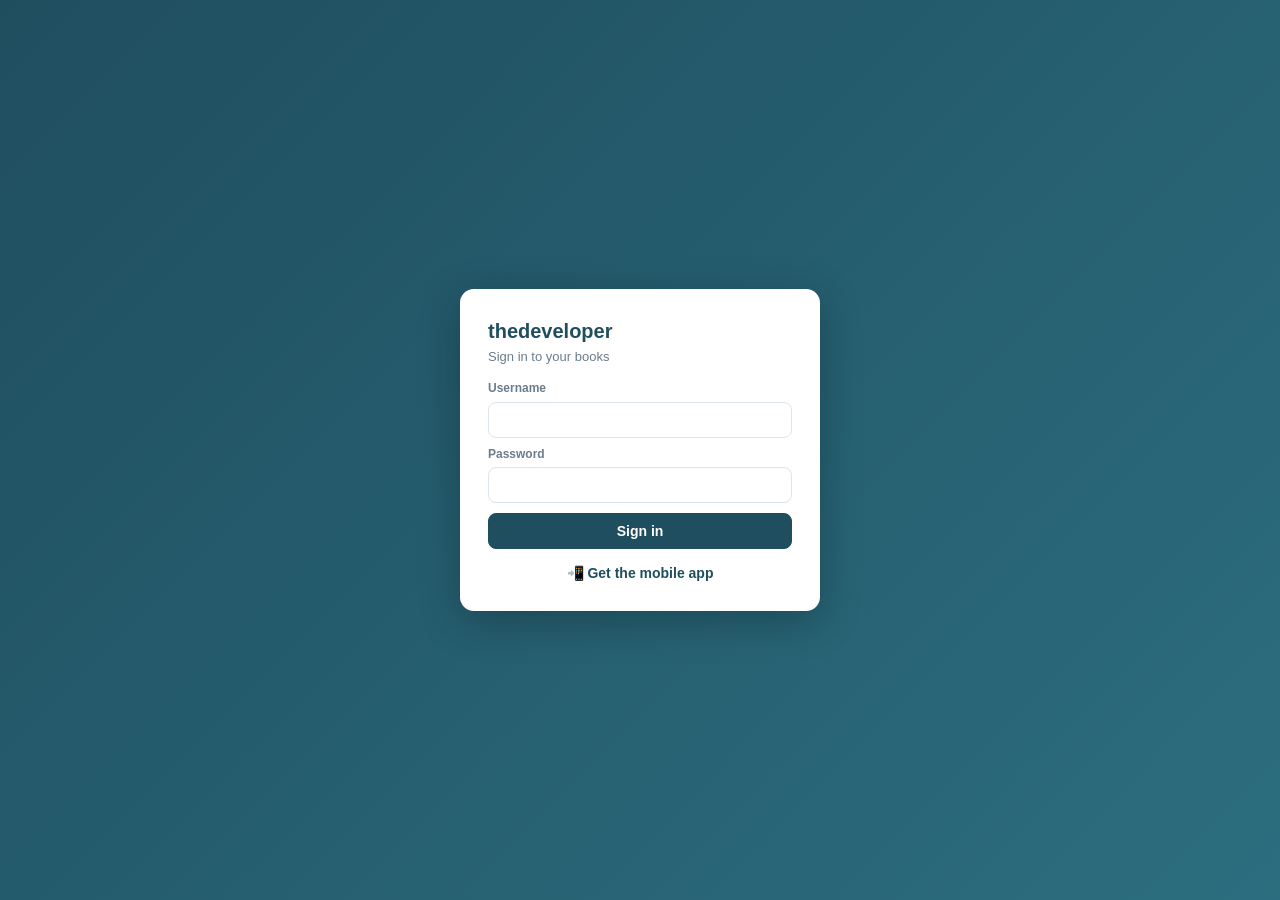
<file: index.html>
<!DOCTYPE html>
<html lang="en">
<head>
<meta charset="UTF-8">
<meta name="viewport" content="width=device-width, initial-scale=1.0, maximum-scale=1.0">
<meta name="theme-color" content="#1f4e5f">
<link rel="manifest" href="manifest.json">
<link rel="apple-touch-icon" href="icons/icon-192.png">
<link rel="stylesheet" href="css/styles.css?v=34">
<title>Simple Accounting</title>
</head>
<body>

<!-- Not-configured warning -->
<div id="configWarning" class="config-warning" style="display:none">
  <h2>⚙️ One step left</h2>
  <p>Open <code>config.js</code> and paste your Supabase <b>Project URL</b> and
     <b>anon public key</b>, then reload this page. See <code>SETUP_GUIDE.md</code>.</p>
</div>

<!-- Login -->
<div id="loginView" class="login-view" style="display:none">
  <form id="loginForm" class="login-card">
    <h1 id="brandName">Simple Accounting</h1>
    <p class="login-sub">Sign in to your books</p>
    <label>Username</label>
    <input id="loginUser" type="text" autocomplete="username" autocapitalize="none" spellcheck="false" required>
    <label>Password</label>
    <input id="loginPassword" type="password" autocomplete="current-password" required>
    <button class="btn primary full" type="submit">Sign in</button>
    <a href="download.html" class="login-applink">📲 Get the mobile app</a>
  </form>
</div>

<!-- Logout / close confirmation -->
<div id="logoutView" class="logout-overlay" style="display:none">
  <div class="logout-card">
    <div class="logout-icon">🔒</div>
    <h1 id="logoutTitle">Logout?</h1>
    <p class="logout-msg" id="logoutMsg">A backup will be saved to this computer and to the cloud, then you'll be signed out.</p>
    <div class="logout-status" id="logoutStatus"></div>
    <div class="logout-actions">
      <button class="btn ghost" id="logoutCancel">Cancel</button>
      <button class="btn primary" id="logoutConfirm">Backup &amp; Logout</button>
    </div>
  </div>
</div>

<!-- Subscription expired block -->
<div id="subExpiredView" class="sub-overlay" style="display:none">
  <div class="sub-card">
    <div class="sub-icon">⏳</div>
    <h1>Subscription expired</h1>
    <p class="sub-msg">Your access has ended. Please contact your provider to renew and continue using your books. Your data is safe and will be here when you renew.</p>
    <div class="sub-actions"><button class="btn primary" id="subLogoutBtn">Logout</button></div>
  </div>
</div>

<!-- App -->
<div id="appView" style="display:none">
  <header class="topbar">
    <div class="brand"><button class="btn ghost sm" id="backBtn" style="display:none;margin-right:12px">← Back</button><span id="brandName2" class="brand-click" title="Home">Simple Accounting</span></div>
    <div class="topbar-right">
      <span id="licBadge" class="lic-badge" style="display:none"></span>
      <span id="userEmail" class="user-email"></span>
      <button class="btn ghost sm" id="logoutBtn">Logout</button>
    </div>
  </header>

  <nav class="menubar" id="menubar">
    <div class="menu">
      <button class="menu-top">Configure</button>
      <div class="menu-drop">
        <button data-act="settings">Settings (Password &amp; Capital)</button>
        <button data-act="usersettings">User Settings<span class="menu-sc">Ctrl+Alt+U</span></button>
        <button data-act="backup">Backup<span class="menu-sc">Ctrl+Alt+B</span></button>
        <div class="menu-sep"></div>
        <button data-act="clearData">Clear Data / Keep CI Balance</button>
        <button data-act="clearAll">Clear All Balance</button>
        <button data-act="clearProg">Clear Programe</button>
      </div>
    </div>
    <div class="menu">
      <button class="menu-top">Create</button>
      <div class="menu-drop">
        <button data-act="newParty">New Party<span class="menu-sc">F1</span></button>
        <button data-act="manageAgents">Agents</button>
        <button data-act="managePartners">Partners</button>
        <button data-act="partyReport">Party Report</button>
        <button data-act="newMatch">New Match<span class="menu-sc">F2</span></button>
      </div>
    </div>
    <div class="menu">
      <button class="menu-top">Data Entry</button>
      <div class="menu-drop">
        <button data-act="matchReport">Match Report<span class="menu-sc">F3</span></button>
        <button data-act="sessionReport">Session Report<span class="menu-sc">F4</span></button>
        <button data-act="cupReport">Cup Report<span class="menu-sc">F5</span></button>
        <button data-act="tossReport">Toss Reports<span class="menu-sc">Ctrl+F3</span></button>
        <button data-act="settlementReport">Settlement Report<span class="menu-sc">F11</span></button>
      </div>
    </div>
    <div class="menu">
      <button class="menu-top">Report</button>
      <div class="menu-drop">
        <button data-act="dayReport">Day Report</button>
        <button data-act="dayClient">Day Client Report</button>
        <button data-act="matchClient">Full Match Report</button>
        <button data-act="connect">Connecting<span class="menu-sc">F6</span></button>
        <button data-act="trial">Final Trial Balance<span class="menu-sc">F12</span></button>
        <button data-act="hawala">Hawala Report<span class="menu-sc">F9</span></button>
        <button data-act="findSauda">Find Sauda Entry<span class="menu-sc">F8</span></button>
      </div>
    </div>
    <div class="menu">
      <button class="menu-top">Status</button>
      <div class="menu-drop">
        <button data-act="usersettings">User Settings<span class="menu-sc">Ctrl+Alt+U</span></button>
        <button data-act="backup">Backup<span class="menu-sc">Ctrl+Alt+B</span></button>
        <div class="menu-sep"></div>
        <button data-act="newParty">New / Modify Party<span class="menu-sc">F1</span></button>
        <button data-act="partyReport">Party List / Report<span class="menu-sc">F10</span></button>
        <button data-act="newMatch">New Match<span class="menu-sc">F2</span></button>
        <button data-act="matchReport">Match Report<span class="menu-sc">F3</span></button>
        <button data-act="tossReport">Toss Report<span class="menu-sc">Ctrl+F3</span></button>
        <button data-act="sessionReport">Session Report<span class="menu-sc">F4</span></button>
        <button data-act="cupReport">Cup Report<span class="menu-sc">F5</span></button>
        <button data-act="connect">Connecting<span class="menu-sc">F6</span></button>
        <button data-act="backup">Backup Data<span class="menu-sc">F7</span></button>
        <button data-act="findSauda">Find Sauda Entry<span class="menu-sc">F8</span></button>
        <button data-act="hawala">Hawala Report<span class="menu-sc">F9</span></button>
        <button data-act="settlementReport">Settlement Report<span class="menu-sc">F11</span></button>
        <button data-act="dayReport">Day Report</button>
        <button data-act="dayClient">Day Client Report</button>
        <button data-act="matchClient">Full Match Report</button>
        <button data-act="trial">Final Trial Balance<span class="menu-sc">F12</span></button>
      </div>
    </div>
    <div class="menu"><button class="menu-top" data-act="importData">Import Data</button></div>
    <div class="menu"><button class="menu-top" data-act="support">Support File</button></div>
    <div class="menu"><button class="menu-top menu-getapp" data-act="getApp">📲 Get App</button></div>
  </nav>

  <!-- ===== USER SETTINGS ===== -->
  <div id="usersettingsView" class="view" style="display:none">
    <div class="wrap">
      <div class="fx-titlebar">User Settings</div>
      <div class="us-card">
        <div class="us-left">
          <div class="us-row"><span class="us-lbl">Decimal Format :</span>
            <label class="us-radio"><input type="radio" name="usDecimal" value="2" checked> .00</label>
            <label class="us-radio"><input type="radio" name="usDecimal" value="3"> .000</label>
          </div>
          <div class="us-row"><span class="us-lbl">Block Gadda :</span>
            <label class="us-radio"><input type="radio" name="usBlockGadda" value="yes" checked> Yes</label>
            <label class="us-radio"><input type="radio" name="usBlockGadda" value="no"> No</label>
          </div>
          <div class="us-row"><span class="us-lbl">Regular Format :</span>
            <label class="us-radio"><input type="radio" name="usRegular" value="yes"> Yes</label>
            <label class="us-radio"><input type="radio" name="usRegular" value="no" checked> No</label>
          </div>
          <div class="us-row us-hl"><span class="us-lbl">Two Mindi Hide :</span>
            <label class="us-radio"><input type="radio" name="usTwoMindi" value="yes"> Yes</label>
            <label class="us-radio"><input type="radio" name="usTwoMindi" value="no" checked> No</label>
          </div>
          <div class="us-row"><span class="us-lbl">Voice Language :</span>
            <select id="usVoiceLang" class="us-input">
              <option value="en-IN">Hinglish / English</option>
              <option value="hi-IN">हिंदी (Hindi)</option>
              <option value="mr-IN">मराठी (Marathi)</option>
              <option value="kn-IN">ಕನ್ನಡ (Kannada)</option>
              <option value="ta-IN">தமிழ் (Tamil)</option>
              <option value="gu-IN">ગુજરાતી (Gujarati)</option>
            </select></div>
          <div class="us-row"><span class="us-lbl">Amount Unit :</span>
            <select id="usAmountUnit" class="us-input">
              <option value="1">1× — full rupees (1 peti = 100000)</option>
              <option value="10">10× (1 peti = 10000)</option>
              <option value="100" selected>100× — current (1 peti = 1000)</option>
              <option value="1000">1000× (1 peti = 100)</option>
            </select></div>
          <div class="us-row"><span class="us-lbl">Client Credit Limit :</span>
            <input id="usCreditLimit" type="number" step="1" min="0" class="us-input" placeholder="0 = off"></div>
          <div class="us-row"><span class="us-lbl">Shortcut — Match entry :</span>
            <input id="usScMatch" type="text" readonly class="us-input" placeholder="Click, then press keys" style="cursor:pointer">
            <button type="button" class="btn ghost sm" id="usScMatchDef">Default</button></div>
          <div class="us-row"><span class="us-lbl">Shortcut — Session entry :</span>
            <input id="usScSession" type="text" readonly class="us-input" placeholder="Click, then press keys" style="cursor:pointer">
            <button type="button" class="btn ghost sm" id="usScSessionDef">Default</button></div>
          <div class="us-row"><span class="us-lbl">Capital Holder :</span>
            <input id="usCapHolder" type="text" class="us-input"></div>
          <div class="us-row"><span class="us-lbl">Password :</span>
            <input id="usPassword" type="password" class="us-input" placeholder="leave blank to keep"></div>
          <div class="us-btns">
            <button class="btn ghost sm" id="usOneTime">OneTime</button>
            <button class="btn ok" id="usSave">Save</button>
            <button class="btn danger" id="usClose">Close</button>
          </div>
        </div>
      </div>
    </div>
  </div>

  <div class="disclaimer-bar">It is totally an Accounting software. It should not be misused for other reason. Risk should be bared by user for misusing it. Thanks!</div>

  <!-- ===== HOME ===== -->
  <div id="homeView" class="view">
    <div class="wrap">
      <div class="shyam-banner">
        <svg class="feather" viewBox="0 0 80 160" aria-hidden="true">
          <path d="M40 158 C40 120 38 92 40 62" stroke="#c9a227" stroke-width="2.5" fill="none"/>
          <g stroke="#2e7d32" stroke-width="1.3" opacity=".65">
            <path d="M40 72 L22 60"/><path d="M40 76 L20 70"/><path d="M40 80 L22 82"/>
            <path d="M40 72 L58 60"/><path d="M40 76 L60 70"/><path d="M40 80 L58 82"/>
          </g>
          <ellipse cx="40" cy="52" rx="22" ry="30" fill="#1b8a6b"/>
          <ellipse cx="40" cy="55" rx="15" ry="22" fill="#1565c0"/>
          <path d="M25 55 a15 20 0 0 0 30 0 a15 11 0 0 1 -30 0" fill="#f4b400"/>
          <ellipse cx="40" cy="59" rx="9" ry="15" fill="#3f2b96"/>
          <ellipse cx="40" cy="61" rx="4.4" ry="9" fill="#0b1e5b"/>
        </svg>
        <div class="shyam-text">
          <div class="shyam-hi">जय श्री श्याम</div>
          <div class="shyam-sub">खाटू श्याम जी</div>
          <div class="shyam-biz" id="homeBizName">Simple Accounting</div>
        </div>
        <svg class="feather flip" viewBox="0 0 80 160" aria-hidden="true">
          <path d="M40 158 C40 120 38 92 40 62" stroke="#c9a227" stroke-width="2.5" fill="none"/>
          <g stroke="#2e7d32" stroke-width="1.3" opacity=".65">
            <path d="M40 72 L22 60"/><path d="M40 76 L20 70"/><path d="M40 80 L22 82"/>
            <path d="M40 72 L58 60"/><path d="M40 76 L60 70"/><path d="M40 80 L58 82"/>
          </g>
          <ellipse cx="40" cy="52" rx="22" ry="30" fill="#1b8a6b"/>
          <ellipse cx="40" cy="55" rx="15" ry="22" fill="#1565c0"/>
          <path d="M25 55 a15 20 0 0 0 30 0 a15 11 0 0 1 -30 0" fill="#f4b400"/>
          <ellipse cx="40" cy="59" rx="9" ry="15" fill="#3f2b96"/>
          <ellipse cx="40" cy="61" rx="4.4" ry="9" fill="#0b1e5b"/>
        </svg>
      </div>

    </div>
  </div>

  <!-- ===== SETTLING (entries) ===== -->
  <div id="settlingView" class="view" style="display:none">
    <div class="wrap">
      <div class="party-bar">
        <div class="party-pick">
          <label>Party — type a name to open its ledger</label>
          <div class="row">
            <input id="partyInput" list="topPartyList" placeholder="Enter party name…" autocomplete="off">
            <datalist id="topPartyList"></datalist>
            <button class="btn sm" id="newPartyBtn">+ New</button>
          </div>
        </div>
        <div class="closing">
          <div class="closing-party" id="selectedPartyName">—</div>
          <div class="closing-line">
            <span id="closingLabel">Closing Balance</span>
            <span id="closingValue" class="closing-value">0.00</span>
          </div>
          <div class="closing-sub" id="closingSub"></div>
        </div>
      </div>

      <p id="emptyHint" class="empty-hint">Select a party above, or add an entry below to create one.</p>

      <div id="reportArea" style="display:none">
        <div class="toolbar">
          <button class="btn ghost" id="btnOldRecord">Old Record</button>
          <button class="btn ghost" id="btnPrint">Ledger</button>
          <button class="btn ghost" id="btnMondayFinal">Monday Final</button>
          <button class="btn primary" id="btnSetCapital" style="display:none">Set Opening Capital</button>
          <button class="btn info" id="btnModify">Modify</button>
          <button class="btn danger" id="btnDelete">Delete</button>
          <button class="btn danger" id="btnExit">Exit</button>
        </div>

        <div id="opBalRow" style="display:flex;justify-content:space-between;align-items:center;background:#eef4f6;border-radius:8px;padding:8px 14px;margin-bottom:10px;font-weight:600">
          <span>Opening Balance (OP BAL)</span>
          <span id="openingBal">0.00</span>
        </div>

        <div class="split">
          <div class="panel">
            <div class="panel-title r" id="recvTitle"><span id="recvLabel">Dena</span> <span class="tot" id="recvTotal"></span></div>
            <table class="mini"><thead><tr><th>Date</th><th>Party</th><th>Remark</th><th class="num">Amount</th></tr></thead>
              <tbody id="recvBody"></tbody></table>
          </div>
          <div class="panel">
            <div class="panel-title g" id="paidTitle"><span id="paidLabel">Lena</span> <span class="tot" id="paidTotal"></span></div>
            <table class="mini"><thead><tr><th>Date</th><th>Party</th><th>Remark</th><th class="num">Amount</th></tr></thead>
              <tbody id="paidBody"></tbody></table>
          </div>
        </div>
      </div>
    </div>

    <div class="entrybar">
      <div class="eb-wrap">
        <input id="entryParty" list="partyDatalist" placeholder="Party name" autocomplete="off">
        <datalist id="partyDatalist"></datalist>
        <input id="entryAmount" type="number" step="0.01" placeholder="Amount (− for paid)">
        <input id="entryRemark" placeholder="Remark">
        <input id="entryDate" type="date" title="Date">
        <button class="btn primary" id="btnSubmit">OK</button>
      </div>
      <div class="eb-hint" id="ebHint">Open a party's ledger above, then enter the other party name and amount and press OK. Positive amount = received (lena); a negative amount (e.g. −2090) = paid (dena).</div>
    </div>
  </div>

  <!-- ===== SETTLEMENT ===== -->
  <div id="settlementView" class="view" style="display:none">
    <div class="wrap">
      <div class="trial-head">
        <h2>Settlement Report</h2>
        <span class="trial-actions">
          <button class="btn primary sm" id="stMondayFinal">Monday Final (selected)</button>
          <button class="btn ghost sm" id="stRefresh">Refresh</button>
        </span>
      </div>
      <div class="settlement-bar">
        <input id="stSearch" placeholder="Search customer…">
        <button class="btn sm" id="stNewBtn">+ New</button>
        <span class="st-summary" id="stSummary"></span>
      </div>
      <div class="panel">
        <table class="mini settlement-table">
          <thead><tr>
            <th>Customer Name</th><th class="num">Balance</th><th>Monday Final</th>
            <th class="sel-col"><input type="checkbox" id="stSelectAll" title="Select all"></th>
          </tr></thead>
          <tbody id="settlementBody"></tbody>
        </table>
      </div>
    </div>
  </div>

  <!-- ===== TRIAL BALANCE ===== -->
  <div id="trialView" class="view" style="display:none">
    <div class="wrap">
      <div class="trial-head">
        <h2>Trial Balance</h2>
        <span class="trial-actions">
          <button class="btn ghost sm" id="btnTrialPdf">PDF</button>
          <button class="btn ghost sm" id="btnTrialExcel">Excel</button>
          <button class="btn ghost sm" id="btnTrialRefresh">Refresh</button>
        </span>
      </div>
      <div class="split">
        <div class="panel">
          <div class="panel-title g">Cr <span class="tot" id="payTotal"></span></div>
          <table class="mini"><thead><tr><th>Party</th><th class="num">Amount</th></tr></thead>
            <tbody id="payBody"></tbody></table>
        </div>
        <div class="panel">
          <div class="panel-title r">Dr <span class="tot" id="receiveTotal"></span></div>
          <table class="mini"><thead><tr><th>Party</th><th class="num">Amount</th></tr></thead>
            <tbody id="receiveBody"></tbody></table>
        </div>
      </div>
      <p class="trial-net" id="trialNet"></p>
    </div>
  </div>

  <!-- ===== DAY REPORT (Day Book — all parties) ===== -->
  <div id="dayReportView" class="view" style="display:none">
    <div class="wrap">
      <div class="dr-toolbar">
        <button class="btn ghost sm" id="drPdf">PDF</button>
        <button class="btn ghost sm" id="drImg">Copy Image</button>
        <button class="btn sm" id="drShare" style="background:#25d366;color:#fff;border-color:#25d366">Share on WhatsApp</button>
        <button class="btn ghost sm" id="drRefresh">Refresh</button>
        <button class="btn ghost sm" id="drExit">Exit</button>
      </div>
      <div class="dr-sheet" id="drSheet">
        <div class="dr-head">
          <div class="dr-head-l">
            <div class="dr-brand" id="drBrand"></div>
            <div class="dr-for" id="drFor"></div>
          </div>
          <div class="dr-head-r" id="drMeta"></div>
        </div>
        <div class="dr-cols">
          <table class="dr-table">
            <thead><tr><th>Party Name</th><th class="num">Dena</th></tr></thead>
            <tbody id="drDenaBody"></tbody>
            <tfoot><tr><td class="dr-tot-lbl">Total :</td><td class="num" id="drDenaTot"></td></tr></tfoot>
          </table>
          <table class="dr-table">
            <thead><tr><th>Party Name</th><th class="num">Lena</th></tr></thead>
            <tbody id="drLenaBody"></tbody>
            <tfoot><tr><td class="dr-tot-lbl">Total :</td><td class="num" id="drLenaTot"></td></tr></tfoot>
          </table>
        </div>
      </div>
    </div>
  </div>

  <!-- ===== DAY CLIENT REPORT (per-client match + session P/L for a day) ===== -->
  <div id="dayClientView" class="view" style="display:none">
    <div class="wrap">
      <div class="dr-toolbar" style="flex-wrap:wrap;align-items:center;gap:8px">
        <label style="font-size:13px;color:#1f4e5f;font-weight:600">From <input type="date" id="dcrFrom" style="padding:4px 6px"></label>
        <label style="font-size:13px;color:#1f4e5f;font-weight:600">To <input type="date" id="dcrTo" style="padding:4px 6px"></label>
        <button class="btn primary sm" id="dcrShow">Show</button>
        <button class="btn ghost sm" id="dcrImg">Copy Image</button>
        <button class="btn sm" id="dcrShare" style="background:#25d366;color:#fff;border-color:#25d366">Share on WhatsApp</button>
        <button class="btn ghost sm" id="dcrExit">Exit</button>
      </div>
      <div class="dr-sheet" id="dcrSheet" style="max-width:820px">
        <div class="dr-head">
          <div class="dr-head-l"><div class="dr-brand" id="dcrBrand"></div><div class="dr-for">Client-wise Report</div></div>
          <div class="dr-head-r" id="dcrMeta"></div>
        </div>
        <div id="dcrBody"></div>
      </div>
    </div>
  </div>

  <!-- ===== FULL MATCH REPORT (pick a declared match → its client report) ===== -->
  <div id="matchClientView" class="view" style="display:none">
    <div class="wrap">
      <div class="dr-toolbar" style="flex-wrap:wrap;align-items:center;gap:8px">
        <label style="font-size:13px;color:#1f4e5f;font-weight:600">Match
          <select id="mcrMatch" style="padding:4px 6px;max-width:420px"></select></label>
        <button class="btn ghost sm" id="mcrImg">Copy Image</button>
        <button class="btn sm" id="mcrShare" style="background:#25d366;color:#fff;border-color:#25d366">Share on WhatsApp</button>
        <button class="btn ghost sm" id="mcrExit">Exit</button>
      </div>
      <div class="dr-sheet" id="mcrSheet" style="max-width:820px">
        <div class="dr-head">
          <div class="dr-head-l"><div class="dr-brand" id="mcrBrand"></div><div class="dr-for">Full Match Report</div></div>
          <div class="dr-head-r" id="mcrMeta"></div>
        </div>
        <div id="mcrBody"></div>
      </div>
    </div>
  </div>

  <!-- ===== REPORTS ===== -->
  <div id="reportsView" class="view" style="display:none">
    <div class="wrap">
      <!-- Reports landing -->
      <div id="reportsHome">
        <h2 style="margin:4px 0 14px;color:#1f4e5f">Reports</h2>
        <div class="rp-cards">
          <button class="rp-card" id="rpHawala"><b>Hawala Report</b><span>Cash / hawala by date — Jama (plus) &amp; Nave (minus)</span></button>
          <button class="rp-card" id="rpFind"><b>Find Sauda Entry</b><span>Search match &amp; session bets by party / rate / team / run</span></button>
          <button class="rp-card" id="rpTrial"><b>Final Trial Balance</b><span>All party balances — Cr / Dr, with the &gt;9 filter</span></button>
          <button class="rp-card" id="rpCup"><b>Cup Report</b><span>All CUP matches — result &amp; book profit/loss</span></button>
          <button class="rp-card" id="rpToss"><b>Toss Report</b><span>All TOSS matches — result &amp; book profit/loss</span></button>
          <button class="rp-card" id="rpSettle"><b>Settlement Report</b><span>Every match by type + party-wise net settlement</span></button>
          <button class="rp-card" id="rpParty"><b>Party Report</b><span>One party's match bets, session bets &amp; ledger balance</span></button>
          <button class="rp-card" id="rpDayClient"><b>Day Client Report</b><span>Per-client match &amp; session lena/dena for a day — tap a client for details</span></button>
          <button class="rp-card" id="rpMatchReport"><b>Full Match Report</b><span>Pick any declared match → per-client P/L (clients, agents, capital)</span></button>
        </div>
      </div>

      <!-- All Sessions report (every session across all matches) -->
      <div id="allSessionsView" style="display:none">
        <div class="fx-titlebar">Session Report</div>
        <div class="fx-toolbar">
          <button class="btn primary" id="asSelect">Select</button>
          <button class="btn info" id="asDeclare">Declare</button>
          <button class="btn warn" id="asUnDeclare">Un Declare</button>
          <button class="btn danger" id="asDelete">Delete</button>
          <button class="btn ghost" id="asRefresh">Refresh</button>
          <span style="flex:1"></span>
          <span id="asCount" class="muted"></span>
          <button class="btn danger" id="asExit">Exit</button>
        </div>
        <div class="tr-scroll"><table class="mini fx-table"><thead><tr>
          <th>Date</th><th>Match</th><th>Name</th><th class="num">Result</th>
        </tr></thead><tbody id="asBody"></tbody></table></div>
        <div id="asEntries" class="as-entries"></div>
      </div>

      <!-- Party Report (party master list) -->
      <div id="partyReportView" style="display:none">
        <div class="fx-titlebar">Party Report</div>
        <div class="fx-toolbar">
          <button class="btn info" id="prModify">Modify</button>
          <button class="btn danger" id="prDelete">Delete</button>
          <button class="btn primary" id="prNew">New Party</button>
          <button class="btn ghost" id="prPrint">Print</button>
          <button class="btn warn" id="prExit">Exit</button>
          <input id="prSearch" placeholder="Search party…" style="margin-left:8px;min-width:200px">
          <span style="flex:1"></span>
          <span id="prCount" class="muted"></span>
        </div>
        <div class="tr-scroll"><table class="mini fx-table pr-grid"><thead><tr>
          <th>Party Name</th><th>Dhara</th><th>Status</th>
          <th class="num">Balance Limit</th><th class="num">Comm On_Match</th>
          <th>Agent Name</th><th class="num">Agent %</th>
          <th>Partner Name</th><th class="num">Partner %</th>
        </tr></thead><tbody id="prBody"></tbody></table></div>
      </div>

      <!-- Type-wise Report (Cup / Toss / Settlement) -->
      <div id="typeReportView" style="display:none">
        <div class="fx-titlebar" id="tyTitle">Settlement Report</div>
        <div class="fx-toolbar">
          <label>Type
            <select id="tyType">
              <option value="">All</option>
              <option value="CUP">CUP</option>
              <option value="TOSS">TOSS</option>
              <option value="TEST">TEST</option>
              <option value="50-50">50-50</option>
              <option value="40-40">40-40</option>
              <option value="20-20">20-20</option>
            </select>
          </label>
          <button class="btn primary" id="tyShow">Show</button>
          <button class="btn ghost" id="tyPrint">Print</button>
          <span style="flex:1"></span>
          <button class="btn danger" id="tyExit">Exit</button>
        </div>
        <div class="fx-split">
          <div class="fx-col">
            <div class="fx-titlebar teal">MATCHES</div>
            <div class="tr-scroll fx-box"><table class="mini fx-table green"><thead><tr>
              <th>Sr</th><th>Date</th><th>Name</th><th>Type</th><th>Result</th><th class="num">Book P&amp;L</th>
            </tr></thead><tbody id="tyMatches"></tbody>
            <tfoot><tr><th colspan="5">TOTAL</th><th class="num" id="tyTotal">0</th></tr></tfoot></table></div>
          </div>
          <div class="fx-col">
            <div class="fx-titlebar teal">PARTY-WISE SETTLEMENT</div>
            <div class="tr-scroll fx-box"><table class="mini fx-table"><thead><tr>
              <th>Party</th><th class="num">Net (+ owe us / − we owe)</th>
            </tr></thead><tbody id="tyParties"></tbody></table></div>
          </div>
        </div>
      </div>

      <!-- Hawala Report -->
      <div id="hawalaView2" style="display:none">
        <div class="fx-titlebar">Hawala Report</div>
        <div class="fx-toolbar">
          <input type="date" id="hwDate">
          <button class="btn primary" id="hwShow">Show</button>
          <button class="btn ghost" id="hwPrint">Print</button>
          <span style="flex:1"></span>
          <button class="btn danger" id="hwExit">Exit</button>
        </div>
        <div class="tr-scroll"><table class="mini fx-table"><thead><tr>
          <th>Sr.No</th><th>Date</th><th>Jama (+)</th><th class="num">Amount</th><th>Nave (−)</th><th>Remark</th>
        </tr></thead><tbody id="hwBody"></tbody></table></div>
      </div>

      <!-- Find Sauda Entry -->
      <div id="findSaudaView" style="display:none">
        <div class="fs-top">
          <div class="fs-matches-col">
            <div class="fx-titlebar green-bar">ALL MATCHS</div>
            <div class="tr-scroll fx-box"><table class="mini fx-table green"><thead><tr>
              <th>ID_NO</th><th>DATE</th><th>Team_A</th><th>Team_B</th><th>TYPE</th><th>RESULT</th>
            </tr></thead><tbody id="fsMatches"></tbody></table></div>
          </div>
          <div class="fs-sel-col">
            <div class="fx-titlebar teal">SELECTION FOR MATCH / SESSIONS</div>
            <div class="fs-sel-body">
              <fieldset class="fs-fieldset"><legend>Fo Match</legend>
                <div class="fs-grid">
                  <div class="fs-field"><input type="radio" name="fsmField" value="name" checked><span>Name</span><input id="fsmParty"></div>
                  <div class="fs-field"><input type="radio" name="fsmField" value="amount"><span>Amount</span><input id="fsmAmount" type="number"></div>
                  <div class="fs-field"><input type="radio" name="fsmField" value="rate"><span>Bhav (Rate)</span><input id="fsmRate"></div>
                  <div class="fs-field"><input type="radio" name="fsmField" value="team"><span>Team</span><input id="fsmTeam"></div>
                </div>
              </fieldset>
              <div class="fs-allsess">
                <label><input type="checkbox" id="fsAllSessions"> SELECT ALL SESSIONS</label>
                <select id="fsSessionSelect"><option value="">— session —</option></select>
              </div>
              <fieldset class="fs-fieldset"><legend>Session</legend>
                <div class="fs-grid">
                  <div class="fs-field"><input type="radio" name="fssField" value="name" checked><span>Name</span><input id="fssParty"></div>
                  <div class="fs-field"><input type="radio" name="fssField" value="amount"><span>Amount</span><input id="fssAmount" type="number"></div>
                  <div class="fs-field"><input type="radio" name="fssField" value="rate"><span>Bhav (Rate)</span><input id="fssRate"></div>
                  <div class="fs-field"><input type="radio" name="fssField" value="run"><span>Run</span><input id="fssRun" type="number"></div>
                </div>
              </fieldset>
              <div class="fs-btns">
                <button class="btn fs-match" id="fsMatchBtn">Match</button>
                <button class="btn fs-session" id="fsSessionBtn">Session</button>
                <button class="btn danger" id="fsExitBtn">Exit</button>
              </div>
            </div>
          </div>
        </div>
        <div class="tr-scroll fx-results"><table class="mini fx-table"><thead id="fsResHead"><tr>
          <th>Sr_No</th><th class="num">Amount</th><th class="num">Rate</th><th>Mode</th><th>Party Name</th><th>Match</th><th class="num">Team/Run</th>
        </tr></thead><tbody id="fsResults"></tbody></table></div>
      </div>
    </div>
  </div>

  <!-- ===== TRADING ===== -->
  <div id="tradingView" class="view" style="display:none">
    <div class="wrap">
      <!-- LEVEL 1: Match Report (landing) -->
      <div id="matchReport">
        <div class="pane-head reporthead" style="border-radius:10px 10px 0 0"><span>Match Report</span></div>
        <div class="report-box">
          <div class="toolbar sr-toolbar">
            <button class="btn ghost" id="mrSelectBtn">Select Match</button>
            <button class="btn ghost" id="mrDeclareBtn">Declare</button>
            <button class="btn ghost" id="mrUnDeclareBtn">Un Declare</button>
            <button class="btn info" id="mrModifyBtn">Modify</button>
            <button class="btn danger" id="mrDeleteBtn">Delete Match</button>
            <button class="btn primary" id="mrNewBtn">New Match</button>
            <button class="btn ok" id="mrConnectBtn">Connect Report</button>
            <button class="btn ghost" id="mrExitBtn">Exit</button>
          </div>
          <div class="tr-scroll"><table class="mini sr-table"><thead><tr>
            <th>Sr_No</th><th>Date</th><th>Team 1</th><th>Team 2</th><th>Type</th><th class="num">Result</th>
          </tr></thead><tbody id="mrBody"></tbody></table></div>
        </div>
      </div>

      <!-- LEVEL 2/3: a match open (MATCH + Session Report / SESSION) -->
      <div id="trDetail" style="display:none">
        <div class="tr-split" id="trSplit">
          <!-- MATCH (team betting) -->
          <section class="tr-pane" id="trPaneMain">
            <div class="pane-head">
              <div class="toolbar" style="margin:0">
                <button class="btn info" id="trModifyBtn">Modify</button>
                <button class="btn warn" id="trRefreshBtn">Refresh</button>
                <button class="btn danger" id="trDeleteBtn">Delete</button>
                <button class="btn ghost" id="trPrintBtn">Print</button>
                <button class="btn ok" id="trBookBtn">BOOK</button>
                <button class="btn" id="trWithdrawBtn" style="background:#6a3fb5;color:#fff;border-color:#6a3fb5">WITHDRAW</button>
                <button class="btn ghost" id="trExitBtn">Exit</button>
                <span class="tr-avg" id="trAvg" title="Book average (settle-to-zero rate)">Avg —</span>
              </div>
              <button class="pane-max" data-pane="main" title="Full screen">⤢</button>
            </div>
            <div class="pane-body">
              <div id="trMainTables">
                <div class="tr-top">
                  <div class="tr-scroll gt-wrap"><table class="mini gt-grid" id="trGtTable"></table></div>
                  <div class="tr-books" id="trBooks"></div>
                </div>
                <div id="trWdHeld" class="wd-held" style="display:none"></div>
                <div class="tr-scroll"><table class="mini tr-table" id="trTable"></table></div>
              </div>
              <!-- MATCH entry bar, pinned to the bottom of this pane -->
              <div class="entrybar" id="trEntryBar">
                <div class="eb-wrap">
                  <button class="mic-btn" id="trMicBtn" type="button" title="Speak a bet" aria-label="Speak a bet"><svg viewBox="0 0 24 24" aria-hidden="true"><path d="M12 2a3 3 0 0 0-3 3v6a3 3 0 0 0 6 0V5a3 3 0 0 0-3-3z"/><path d="M19 10v1a7 7 0 0 1-14 0v-1"/><line x1="12" y1="18" x2="12" y2="22"/><line x1="8" y1="22" x2="16" y2="22"/></svg></button>
                  <input id="trRate" type="text" inputmode="decimal" placeholder="Rate">
                  <input id="trQty" type="number" step="0.01" placeholder="Amount">
                  <select id="trMode"><option value="K">K</option><option value="L">L</option></select>
                  <select id="trTeam"></select>
                  <input id="trParty" placeholder="Party name">
                  <button class="btn primary" id="trSubmit">Submit</button>
                  <button class="btn ghost" id="trCancelEdit" type="button" style="display:none">Cancel</button>
                </div>
              </div>
            </div>
          </section>

          <!-- Right default: Session Report (sessions of this match) -->
          <section class="tr-pane report" id="trPaneReport">
            <div class="pane-head reporthead">
              <span id="srTitle">Session Report</span>
              <button class="pane-max" data-pane="right" title="Full screen">⤢</button>
            </div>
            <div class="pane-body">
              <div class="toolbar sr-toolbar">
                <button class="btn ghost" id="srSelectBtn">Select</button>
                <button class="btn primary" id="srNewBtn">New</button>
                <button class="btn ghost" id="srDeclareBtn">Declare</button>
                <button class="btn ghost" id="srUnDeclareBtn">Un Declare</button>
                <button class="btn info" id="srModifyBtn">Modify</button>
                <button class="btn danger" id="srDeleteBtn">Delete</button>
                <button class="btn" id="srBookBtn" style="background:#1f7a4d;color:#fff">Book</button>
              </div>
              <div class="tr-scroll"><table class="mini sr-table"><thead><tr>
                <th>Date</th><th>Name</th><th class="num">Result</th>
              </tr></thead><tbody id="srBody"></tbody></table></div>
            </div>
          </section>

          <!-- Right alt: SESSION (runs) window -->
          <section class="tr-pane session" id="trPaneSession" style="display:none">
            <div class="pane-head sessionhead">
              <span id="syTitle">SESSION</span>
              <span id="syCommInfo" class="sy-comm"></span>
              <span class="lay-from">lay From: <input id="syLayFrom" type="number" min="1" value="1"></span>
              <span class="pane-btns">
                <button class="btn ghost sm" id="syBackBtn">⟵ Sessions</button>
                <button class="pane-max" data-pane="right" title="Full screen">⤢</button>
              </span>
            </div>
            <div class="pane-body">
              <div class="toolbar sy-toolbar">
                <button class="btn info" id="syModifyBtn">Modify</button>
                <button class="btn danger" id="syDeleteBtn">Delete</button>
                <button class="btn warn" id="syRefreshBtn">Refresh</button>
                <button class="btn ghost" id="syPrintBtn">Print</button>
                <button class="btn ghost" id="syFullBtn">Full Screen</button>
                <button class="btn danger" id="syExitBtn">Exit</button>
              </div>
              <div class="sy-grids">
                <div class="tr-scroll sy-ladder"><table class="mini" id="syLadder"></table></div>
                <div class="tr-scroll sy-entries"><table class="mini" id="syEntries"></table></div>
              </div>
              <div class="entrybar sy-entrybar" id="syEntryBar">
                <div class="eb-wrap">
                  <button class="mic-btn" id="syMicBtn" type="button" title="Speak a bet" aria-label="Speak a bet"><svg viewBox="0 0 24 24" aria-hidden="true"><path d="M12 2a3 3 0 0 0-3 3v6a3 3 0 0 0 6 0V5a3 3 0 0 0-3-3z"/><path d="M19 10v1a7 7 0 0 1-14 0v-1"/><line x1="12" y1="18" x2="12" y2="22"/><line x1="8" y1="22" x2="16" y2="22"/></svg></button>
                  <input id="syRate" type="text" inputmode="decimal" placeholder="Rate" value="1">
                  <input id="syAmount" type="number" step="0.01" placeholder="Amount">
                  <input id="syRun" type="number" step="1" placeholder="Run">
                  <input id="syClientRun" type="number" step="1" placeholder="Client run (tera)" title="Badla: the client's run" style="display:none">
                  <select id="syMode"><option value="K">K</option><option value="L">L</option><option value="BD">BD</option></select>
                  <input id="syParty" placeholder="Party name">
                  <button class="btn primary" id="sySubmit">Submit</button>
                  <button class="btn ghost" id="syCancelEdit" type="button" style="display:none">Cancel</button>
                </div>
              </div>
            </div>
          </section>

          <!-- Match Book — overlays the right (session) pane; closing it reveals the session again -->
          <div class="book-overlay" id="trPaneBook" style="display:none">
            <div class="pane-head bookhead">
              <span>Match Book</span>
              <span class="pane-btns">
                <button class="pane-max" id="bookMax" title="Full screen">⤢</button>
                <span class="x" id="bookClose" title="Close">✕</span>
              </span>
            </div>
            <div class="pane-body">
              <div class="bf-sub" id="fbSub"></div>
              <div class="tr-scroll" id="fbBody"></div>
            </div>
          </div>
        </div>
      </div>

      <!-- Connect Report (settlement / tally) -->
      <div id="connectView" style="display:none">
        <div class="pane-head reporthead" style="border-radius:10px 10px 0 0"><span>Connect Report</span></div>
        <div class="report-box">
          <div class="cn-filters">
            <label><input type="checkbox" id="cnDate"> Date</label>
            <label class="chip chip-match"><input type="checkbox" id="cnMatch" checked> Match</label>
            <label class="chip chip-session"><input type="checkbox" id="cnSession" checked> Session</label>
            <input type="date" id="cnFrom"> <span>To</span> <input type="date" id="cnTo">
            <button class="btn ghost" id="cnPrintBtn">Print</button>
            <button class="btn danger" id="cnExitBtn">Exit</button>
          </div>
          <div class="cn-grids">
            <div class="cn-left">
              <div class="cn-sub">Matches</div>
              <div class="tr-scroll cn-box"><table class="mini sr-table"><thead><tr>
                <th><input type="checkbox" id="cnAllMatches" checked title="Tick / untick all"></th><th>Sr.No</th><th>Date</th><th>Name</th><th>Type</th><th class="num">Result</th>
              </tr></thead><tbody id="cnMatches"></tbody></table></div>
              <div class="cn-sub">Sessions</div>
              <div class="tr-scroll cn-box"><table class="mini sr-table"><thead><tr>
                <th><input type="checkbox" id="cnAllSessions" checked title="Tick / untick all"></th><th>Sr.No</th><th>Date</th><th>Name</th><th class="num">Result</th>
              </tr></thead><tbody id="cnSessions"></tbody></table></div>
            </div>
            <div class="cn-right">
              <div class="cn-sub">Transactions</div>
              <div class="tr-scroll cn-box tall"><table class="mini sr-table cn-tx"><thead><tr>
                <th>Name</th><th class="num">Amount</th><th>Name</th><th class="num">Amount</th><th>Name</th><th class="num">Amount</th>
              </tr></thead><tbody id="cnTx"></tbody></table></div>
            </div>
          </div>
        </div>
      </div>
    </div>

  </div>

  <!-- ===== SETTINGS ===== -->
  <div id="settingsView" class="view" style="display:none">
    <div class="wrap settings-wrap">
      <div class="panel">
        <div class="panel-title">Change Password</div>
        <div class="box-body">
          <label>New password</label>
          <input id="setPass1" type="password" autocomplete="new-password">
          <label>Confirm new password</label>
          <input id="setPass2" type="password" autocomplete="new-password">
          <button class="btn primary" id="savePassBtn">Update password</button>
        </div>
      </div>
      <div class="panel">
        <div class="panel-title">Capital Account Settings</div>
        <div class="box-body">
          <label>Capital account name</label>
          <input id="setCapName" type="text" placeholder="Capital Account">
          <p class="hint">The name shown for your own cash / capital account (e.g. your firm name or "Cash").</p>
          <label>Opening balance</label>
          <input id="setCapOpening" type="number" step="0.01" value="0">
          <p class="hint">Your starting money on hand. Every Received adds to capital and every Paid subtracts, automatically.</p>
          <button class="btn primary" id="saveCapBtn">Save capital settings</button>
        </div>
      </div>

      <div class="panel">
        <div class="panel-title">Clients</div>
        <div class="box-body">
          <label>Search a client to edit</label>
          <input id="clientSearch" list="clientDatalist" type="text" placeholder="Type a client name…" autocomplete="off">
          <datalist id="clientDatalist"></datalist>
          <div id="clientEdit" style="display:none;margin-top:12px">
            <label>Name</label>
            <input id="editClientName" type="text">
            <label>Opening balance</label>
            <input id="editClientOpening" type="number" step="0.01">
            <div class="btn-row" style="margin-top:10px">
              <button class="btn primary" id="saveClientBtn">Save changes</button>
              <button class="btn danger" id="deleteClientBtn">Delete client</button>
            </div>
          </div>
          <hr style="border:none;border-top:1px solid #e3e8ea;margin:16px 0">
          <div class="row">
            <div><label>New client name</label><input id="newClientName" type="text" placeholder="Name"></div>
            <div><label>Opening balance (optional)</label><input id="newClientOpening" type="number" step="0.01" placeholder="0"></div>
          </div>
          <button class="btn primary" id="addClientBtn" style="margin-top:8px">Add client</button>
          <p class="hint" style="margin-top:6px">Pick a client from the dropdown to rename it or change its opening balance. Deleting a client also removes its entries.</p>
        </div>
      </div>

      <div class="panel">
        <div class="panel-title">Backup &amp; Restore</div>
        <div class="box-body">
          <label class="switch">
            <input type="checkbox" id="autoBackupChk">
            <span>Auto-backup — save a cloud snapshot once a day</span>
          </label>
          <div class="btn-row">
            <button class="btn primary" id="backupNowBtn">Backup now</button>
            <button class="btn ghost" id="exportBtn">Export to file</button>
            <button class="btn ghost" id="importBtn">Import from file</button>
            <input type="file" id="importFile" accept="application/json,.json" style="display:none">
          </div>
          <p class="hint" style="margin-top:6px">Export downloads all your data as a file. Import restores from such a file (replaces current data).</p>
          <div class="bk-list" id="backupList"></div>
        </div>
      </div>

      <div class="panel">
        <div class="panel-title r">Reset — cannot be undone</div>
        <div class="box-body">
          <button class="btn warn" id="entriesResetBtn">Entries Reset</button>
          <p class="hint" style="margin:6px 0 16px">Deletes all entries but keeps every party with their current closing balance carried forward as opening. The Trial Balance stays the same.</p>
          <button class="btn warn" id="resetKeepBtn">Reset — keep client names</button>
          <p class="hint" style="margin:6px 0 16px">Deletes all entries and balances (everything goes to zero) but keeps every client name. Use it to start a fresh set of books with your existing clients.</p>
          <button class="btn danger" id="fullResetBtn">Full Reset</button>
          <p class="hint" style="margin:6px 0 0">Deletes all parties, entries, and capital and returns the app to blank. Your saved backups are kept, so you can still restore.</p>
        </div>
      </div>
    </div>
  </div>
</div>

<!-- New Party modal -->
<div class="modal" id="newPartyModal">
  <div class="box" style="max-width:1000px">
    <div class="box-head"><span id="npTitle">New Party</span> <span class="x" data-close="newPartyModal">✕</span></div>
    <div class="box-body">
      <div class="np-grid">
        <div class="np-sec">
          <div class="np-sec-h">Party Information</div>
          <label>Party Name<input id="npName"></label>
          <label>Phone<input id="npPhone"></label>
          <label>Dhara<select id="npDhara"><option value="NGP">NGP</option><option value="BMB">BMB</option><option value="OTHER">OTHER</option></select></label>
          <label>Status<select id="npStatus"><option value="Regular">Regular</option><option value="Dummy">Dummy</option><option value="Booky">Booky</option></select></label>
          <label>Opening balance<input id="npOpening" type="number" step="0.01" value="0"></label>
          <label>Balance Limit<input id="incLimit" type="number" step="0.01"></label>
          <label>Notes<input id="npNotes"></label>
        </div>
        <div class="np-sec">
          <div class="np-sec-h">Self Share %</div>
          <label>Match<input id="ssMatch" type="number" step="0.01"></label>
          <label>Session<input id="ssSession" type="number" step="0.01"></label>
          <label>Abandon<input id="ssAbandon" type="number" step="0.01"></label>
          <label>Tie<input id="ssTie" type="number" step="0.01"></label>
          <label>AKD<input id="ssAkd" type="number" step="0.01"></label>
          <div class="np-sec-h" style="margin-top:10px">Incentive</div>
          <label>Comm. on Match — type
            <select id="incCommMatchType">
              <option value="">(none)</option>
              <option value="losing">Losing % (on net loss)</option>
              <option value="turnover">Turnover (per 1,000)</option>
              <option value="lostbets">Lost bets % (on lost stakes)</option>
            </select>
          </label>
          <label><span id="lblCommMatch">Client's match commission %</span><input id="incCommMatch" type="number" step="0.01"></label>
          <label><span id="lblCommAgent">Agent's match commission %</span><input id="incCommAgent" type="number" step="0.01" placeholder="agent keeps this (same type)"></label>
        </div>
        <div class="np-sec">
          <div class="np-sec-h">Agent</div>
          <label>Agent for this client
            <select id="agName"><option value="">— none —</option></select>
          </label>
          <div style="font-size:11.5px;color:#64757c;margin:2px 0 8px">One agent per client, chosen from your agents list. Add agents in <b>Create → Agents</b>.</div>
          <label>Match %<input id="agMatch" type="number" step="0.01"></label>
          <label>Session %<input id="agSession" type="number" step="0.01"></label>
          <label>Abandon %<input id="agAbandon" type="number" step="0.01"></label>
          <label>Tie %<input id="agTie" type="number" step="0.01"></label>
          <label>AKD<input id="agAkd" type="number" step="0.01"></label>
          <div style="font-size:11.5px;color:#64757c;margin-top:4px">Above = the agent's profit-share of this client's book. His own <b>commission</b> is set separately: match commission just above (Incentive), session commission below.</div>
        </div>
        <div class="np-sec">
          <div class="np-sec-h">Partners</div>
          <div style="font-size:12.5px;color:#64757c">Partners are <b>global</b> — they share in every client automatically, so there's nothing to set here per client.</div>
          <div id="npPartnersInfo" style="font-size:12.5px;color:#17384a;margin-top:8px"></div>
          <button type="button" class="btn ghost sm" id="npManagePartners" style="margin-top:10px">Manage partners</button>
        </div>
        <div class="np-sec">
          <div class="np-sec-h">Commission on Session % (normal, rate 1.00)</div>
          <label>Test<input id="csTest" type="number" step="0.01"></label>
          <label>50-50<input id="cs5050" type="number" step="0.01"></label>
          <label>40-40<input id="cs4040" type="number" step="0.01"></label>
          <label>20-20<input id="cs2020" type="number" step="0.01"></label>
          <div class="np-sec-h" style="margin-top:10px">Commission on Session % — 90/110 saudas</div>
          <label>Test<input id="cs90Test" type="number" step="0.01" placeholder="blank = normal %"></label>
          <label>50-50<input id="cs905050" type="number" step="0.01" placeholder="blank = normal %"></label>
          <label>40-40<input id="cs904040" type="number" step="0.01" placeholder="blank = normal %"></label>
          <label>20-20<input id="cs902020" type="number" step="0.01" placeholder="blank = normal %"></label>
          <label class="np-chk"><input type="checkbox" id="csGalli"> Comm on Galli Gadda</label>
        </div>
        <div class="np-sec">
          <div class="np-sec-h">Agent's session commission %</div>
          <div style="font-size:11.5px;color:#64757c;margin:-2px 0 8px">Credited to this client's agent, on his % of the client's turnover (same basis as the client's session commission above).</div>
          <label>Test<input id="csaTest" type="number" step="0.01"></label>
          <label>50-50<input id="csa5050" type="number" step="0.01"></label>
          <label>40-40<input id="csa4040" type="number" step="0.01"></label>
          <label>20-20<input id="csa2020" type="number" step="0.01"></label>
        </div>
        <div class="np-sec">
          <div class="np-sec-h">Agent's session commission % on 90/110</div>
          <div style="font-size:11.5px;color:#64757c;margin:-2px 0 8px">Agent's cut on this client's 90/110 turnover. Leave blank or 0 = agent gets NO commission on 90/110 saudas (full 90/110 rebate stays with the client).</div>
          <label>Test<input id="csa90Test" type="number" step="0.01" placeholder="0 = none"></label>
          <label>50-50<input id="csa905050" type="number" step="0.01" placeholder="0 = none"></label>
          <label>40-40<input id="csa904040" type="number" step="0.01" placeholder="0 = none"></label>
          <label>20-20<input id="csa902020" type="number" step="0.01" placeholder="0 = none"></label>
        </div>
      </div>
      <button class="btn primary full" id="savePartyBtn" style="margin-top:12px">Save Party</button>
    </div>
  </div>
</div>

<!-- ===== Manage Agents ===== -->
<div class="modal" id="agentsModal">
  <div class="box" style="max-width:640px">
    <div class="box-head"><span>Agents</span> <span class="x" data-close="agentsModal">✕</span></div>
    <div class="box-body">
      <p class="muted" style="margin:0 0 10px">Create an agent here first, then you can put clients under him on the New Party form. Give him a mobile login so he can watch only his own share.</p>
      <div class="row" style="display:flex;gap:8px;flex-wrap:wrap;align-items:flex-end;margin-bottom:12px">
        <div style="flex:2;min-width:140px"><label style="display:block;font-size:12px;color:#64757c;font-weight:600;margin-bottom:3px">New agent name</label><input id="newAgentName" placeholder="e.g. HP"></div>
        <div style="flex:2;min-width:140px"><label style="display:block;font-size:12px;color:#64757c;font-weight:600;margin-bottom:3px">App password (optional)</label><input id="newAgentPass" type="text" placeholder="for his mobile login"></div>
        <button class="btn ok" id="addAgentBtn" style="flex:0 0 auto">Add agent</button>
      </div>
      <div class="msg" id="agentsMsg"></div>
      <div id="agentsList"></div>
    </div>
  </div>
</div>

<!-- ===== Manage Partners (global) ===== -->
<div class="modal" id="partnersModal">
  <div class="box" style="max-width:760px">
    <div class="box-head"><span>Partners (global)</span> <span class="x" data-close="partnersModal">✕</span></div>
    <div class="box-body">
      <p class="muted" style="margin:0 0 10px">Every partner here takes their % share of <b>all</b> clients — automatically, at settlement and in the live book.</p>
      <div style="display:flex;gap:8px;flex-wrap:wrap;align-items:flex-end;margin-bottom:12px">
        <div style="flex:2;min-width:120px"><label style="display:block;font-size:12px;color:#64757c;font-weight:600;margin-bottom:3px">Name</label><input id="newPartnerName" placeholder="e.g. PT"></div>
        <div style="flex:1;min-width:70px"><label style="display:block;font-size:12px;color:#64757c;font-weight:600;margin-bottom:3px">Match %</label><input id="newPartnerMatch" type="number" step="0.01"></div>
        <div style="flex:1;min-width:70px"><label style="display:block;font-size:12px;color:#64757c;font-weight:600;margin-bottom:3px">Session %</label><input id="newPartnerSession" type="number" step="0.01"></div>
        <div style="flex:1;min-width:70px"><label style="display:block;font-size:12px;color:#64757c;font-weight:600;margin-bottom:3px">Abandon %</label><input id="newPartnerAbandon" type="number" step="0.01"></div>
        <div style="flex:1;min-width:70px"><label style="display:block;font-size:12px;color:#64757c;font-weight:600;margin-bottom:3px">Tie %</label><input id="newPartnerTie" type="number" step="0.01"></div>
        <div style="flex:1;min-width:60px"><label style="display:block;font-size:12px;color:#64757c;font-weight:600;margin-bottom:3px">AKD</label><input id="newPartnerAkd" type="number" step="0.01"></div>
        <button class="btn ok" id="addPartnerBtn" style="flex:0 0 auto">Add</button>
      </div>
      <div class="msg" id="partnersMsg"></div>
      <div id="partnersList"></div>
    </div>
  </div>
</div>

<!-- Modify modal -->
<div class="modal" id="modifyModal">
  <div class="box sm">
    <div class="box-head">Modify Entry <span class="x" data-close="modifyModal">✕</span></div>
    <div class="box-body">
      <label>Amount (− for paid)</label>
      <input id="mfAmount" type="number" step="0.01">
      <p class="hint">Change the amount and it updates on both sides. <b>Clear the amount (leave it blank) and Save to delete this entry completely.</b></p>
      <label>Date</label><input id="mfDate" type="date">
      <label>Remark</label><input id="mfRemark">
      <button class="btn primary full" id="saveModifyBtn">Save Changes</button>
    </div>
  </div>
</div>

<!-- Set Opening Capital modal -->
<div class="modal" id="capitalModal">
  <div class="box sm">
    <div class="box-head">Set Opening Capital <span class="x" data-close="capitalModal">✕</span></div>
    <div class="box-body">
      <label>Opening capital</label>
      <input id="capOpening" type="number" step="0.01" value="0">
      <p class="hint">Your starting money on hand. Every Received adds to capital and every Paid subtracts, automatically.</p>
      <button class="btn primary full" id="saveCapitalBtn">Save</button>
    </div>
  </div>
</div>

<!-- Old Record modal -->
<div class="modal" id="oldRecordModal">
  <div class="box">
    <div class="box-head"><span id="oldRecordTitle">Old Record</span> <span class="x" data-close="oldRecordModal">✕</span></div>
    <div class="box-body" id="oldRecordBody"></div>
  </div>
</div>

<!-- Ledger date-range dialog -->
<div class="modal" id="ledgerRangeModal">
  <div class="box sm">
    <div class="box-head">Ledger — choose dates <span class="x" data-close="ledgerRangeModal">✕</span></div>
    <div class="box-body">
      <div class="row">
        <div><label>From date</label><input id="lrFrom" type="date"></div>
        <div><label>To date</label><input id="lrTo" type="date"></div>
      </div>
      <p class="hint">Leave both blank for all entries. Shows a printable ledger you can save as PDF.</p>
      <button class="btn primary full" id="showLedgerBtn">Show Ledger</button>
    </div>
  </div>
</div>

<!-- Ledger view (in-app, printable) -->
<div class="modal" id="ledgerViewModal">
  <div class="box" style="max-width:900px">
    <div class="box-head">
      <span id="ledgerViewTitle">Ledger</span>
      <span class="lv-actions">
        <button class="btn primary sm" id="printLedgerBtn">🖨 Print / Save as PDF</button>
        <span class="x" data-close="ledgerViewModal">✕</span>
      </span>
    </div>
    <div class="box-body" id="ledgerViewBody"></div>
  </div>
</div>

<!-- Confirmation dialog -->
<div class="modal" id="confirmModal">
  <div class="box sm">
    <div class="box-head">Please confirm</div>
    <div class="box-body">
      <p id="confirmMsg" style="margin:0 0 16px"></p>
      <div class="row">
        <button class="btn ghost" id="confirmCancel">Cancel</button>
        <button class="btn danger" id="confirmOk">Confirm</button>
      </div>
    </div>
  </div>
</div>

<div id="toast" class="toast"></div>

<!-- New / Edit MATCH modal -->
<div class="modal" id="matchModal">
  <div class="box" style="max-width:720px">
    <div class="box-head"><span id="matchModalTitle">New Match</span> <span class="x" data-close="matchModal">✕</span></div>
    <div class="box-body">
      <div class="mm-top">
        <div><label>Date</label><input id="mmDate" type="date"></div>
        <div><label>Team 1</label><input id="mmTeam1" type="text" autocomplete="off" placeholder="e.g. ind"></div>
        <div><label>Team 2</label><input id="mmTeam2" type="text" autocomplete="off" placeholder="e.g. aus"></div>
        <div><label>Type</label>
          <select id="mmType">
            <option value="TEST">TEST</option><option value="50-50">50-50</option>
            <option value="40-40">40-40</option><option value="20-20">20-20</option>
            <option value="CUP">CUP</option><option value="TOSS">TOSS</option>
          </select>
        </div>
      </div>
      <div class="mm-horses-label">Teams / GT columns (auto-filled from Team 1 &amp; Team 2 — DRW is added only for TEST)</div>
      <div class="mm-horses" id="mmHorses"></div>
      <button class="btn primary full" id="saveMatchBtn" style="margin-top:12px">Save match</button>
    </div>
  </div>
</div>

<!-- Declare Session modal -->
<div class="modal" id="declareModal">
  <div class="box sm">
    <div class="box-head"><span>Declare Session</span> <span class="x" data-close="declareModal">✕</span></div>
    <div class="box-body">
      <div style="text-align:center;font-weight:800;font-size:17px;background:#cfe0ec;color:#17384a;padding:8px;border-radius:8px;margin-bottom:14px" id="dcName">10</div>
      <label>Runs</label>
      <input id="dcRuns" type="number" step="1" placeholder="final runs">
      <button class="btn primary full" id="saveDeclareBtn" style="margin-top:14px">Save</button>
    </div>
  </div>
</div>

<!-- Declare Match modal -->
<div class="modal" id="matchDeclareModal">
  <div class="box sm">
    <div class="box-head"><span>Declare Match</span> <span class="x" data-close="matchDeclareModal">✕</span></div>
    <div class="box-body">
      <div style="text-align:center;font-weight:800;font-size:16px;background:#cfe0ec;color:#17384a;padding:8px;border-radius:8px;margin-bottom:14px" id="mdcName"></div>
      <label>Result (winning team, or Abandon / Tie)</label>
      <select id="mdcResult"></select>
      <button class="btn primary full" id="saveMatchDeclareBtn" style="margin-top:14px">Declare</button>
    </div>
  </div>
</div>

<!-- Withdraw to Capital modal (match) -->
<div class="modal" id="withdrawModal">
  <div class="box sm">
    <div class="box-head"><span>Withdraw to Capital</span> <span class="x" data-close="withdrawModal">✕</span></div>
    <div class="box-body">
      <div class="wd-tabs">
        <button class="wd-tab on" id="wdTabNow" type="button">Now</button>
        <button class="wd-tab" id="wdTabAuto" type="button">Auto · every N entries</button>
      </div>
      <div id="wdPaneNow" style="margin-top:12px">
        <label>Amount (from all teams)</label>
        <input id="wdNowAmt" type="number" step="0.01" placeholder="Amount">
        <button class="btn primary full" id="wdDoNow" style="margin-top:12px;background:#6a3fb5;border-color:#6a3fb5">Withdraw now</button>
        <div class="muted" style="font-size:12px;margin-top:8px">Taken off every team and parked in Capital; returns to the winner at declaration.</div>
      </div>
      <div id="wdPaneAuto" style="display:none;margin-top:12px">
        <label>Every how many entries?</label>
        <input id="wdEveryN" type="number" step="1" value="5">
        <label style="margin-top:8px">Withdraw amount</label>
        <input id="wdAutoAmt" type="number" step="0.01" value="500">
        <label class="us-radio" style="margin-top:10px"><input type="checkbox" id="wdAutoOn"> Auto-withdraw ON</label>
        <button class="btn primary full" id="wdSaveAuto" style="margin-top:12px;background:#6a3fb5;border-color:#6a3fb5">Save rule</button>
      </div>
      <div id="wdList" class="wd-list" style="margin-top:14px"></div>
      <button class="btn ghost full" id="wdClearAll" style="margin-top:10px">Clear all withdrawals (this match)</button>
    </div>
  </div>
</div>

<!-- New / Edit SESSION modal -->
<div class="modal" id="sessionModal">
  <div class="box sm">
    <div class="box-head"><span id="sessionModalTitle">New Session</span> <span class="x" data-close="sessionModal">✕</span></div>
    <div class="box-body">
      <label>Session Name</label>
      <input id="seName" type="text" autocomplete="off" placeholder="e.g. 10">
      <label>Date</label>
      <input id="seDate" type="date">
      <label>Commission Type</label>
      <select id="seComm">
        <option value="">(none)</option>
        <option value="TEST">TEST</option><option value="50-50">50-50</option>
        <option value="40-40">40-40</option><option value="20-20">20-20</option>
      </select>
      <button class="btn primary full" id="saveSessionBtn" style="margin-top:12px">Save session</button>
    </div>
  </div>
</div>

<!-- ===== Session Book (per-client P/L across this match's sessions) ===== -->
<div class="modal" id="sessionBookModal">
  <div class="box" style="max-width:720px">
    <div class="box-head"><span id="sbTitle">Session Book</span> <span class="x" data-close="sessionBookModal">✕</span></div>
    <div class="box-body"><div id="sbBody"></div></div>
  </div>
</div>

<!-- Libraries, vendored locally (no external CDN needed) -->
<script src="js/vendor/supabase.umd.js"></script>
<script src="js/vendor/jspdf.umd.min.js"></script>
<script src="js/vendor/jspdf.autotable.min.js"></script>
<script src="js/vendor/fflate.min.js"></script>
<script src="js/vendor/html2canvas.min.js"></script>
<script type="module" src="js/app.js"></script>
<script type="module" src="js/walkie.js"></script>
</body>
</html>
</file>
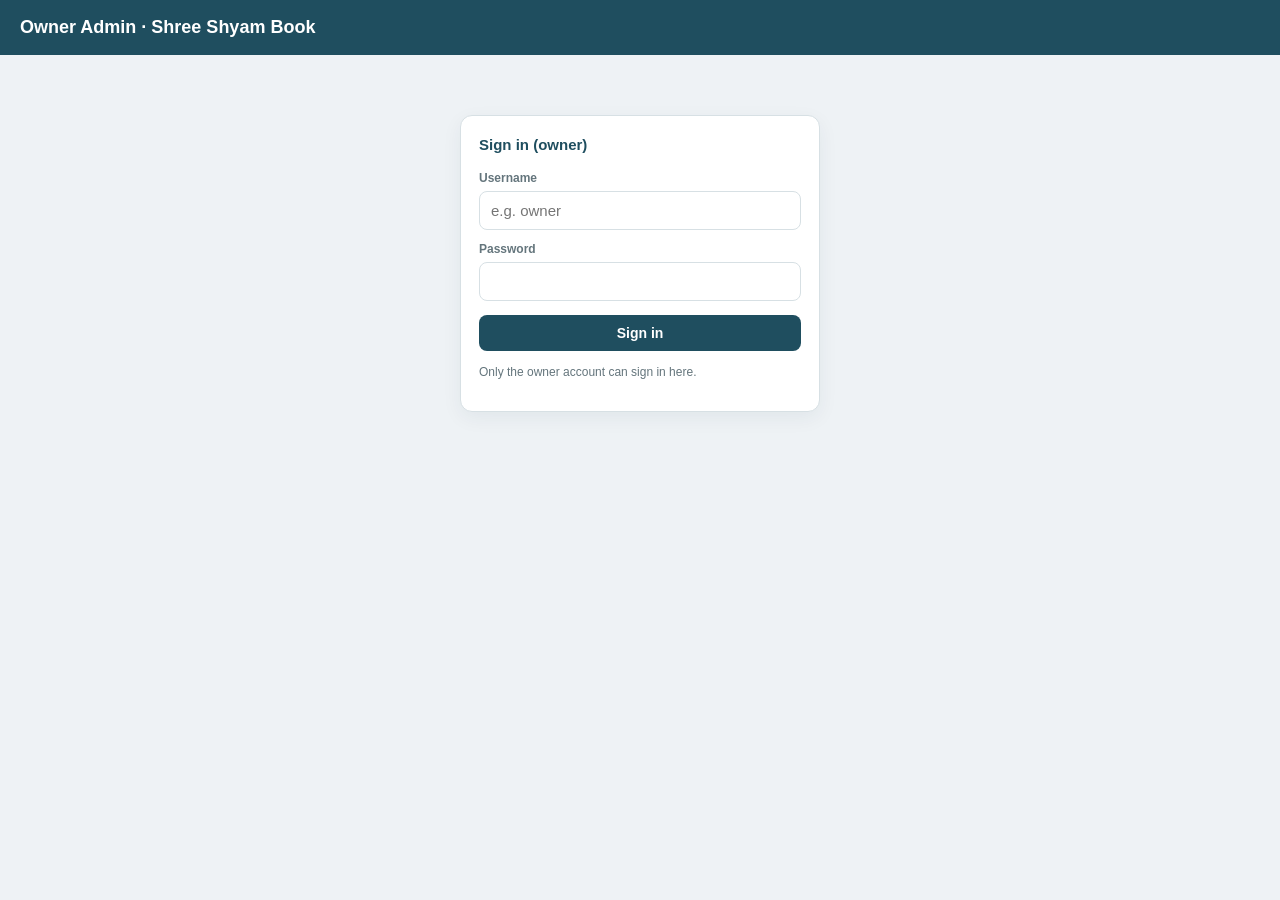
<file: admin-online.html>
<!doctype html>
<html lang="en"><head>
<meta charset="utf-8">
<meta name="viewport" content="width=device-width, initial-scale=1">
<title>Owner Admin</title>
<script src="js/vendor/supabase.umd.js"></script>
<style>
  :root{--bg:#eef2f5;--card:#fff;--line:#d7e0e4;--ink:#17384a;--muted:#64757c;--brand:#1f4e5f;--ok:#1aa64b;--danger:#c0392b;--gold:#ffd34d}
  *{box-sizing:border-box;font-family:Inter,Segoe UI,Arial,sans-serif}
  body{margin:0;background:var(--bg);color:var(--ink);line-height:1.5}
  header{background:var(--brand);color:#fff;padding:14px 20px;display:flex;justify-content:space-between;align-items:center;flex-wrap:wrap;gap:8px}
  header h1{margin:0;font-size:18px}
  .wrap{max-width:1000px;margin:18px auto;padding:0 16px}
  .card{background:var(--card);border:1px solid var(--line);border-radius:12px;padding:18px;margin-bottom:16px;box-shadow:0 6px 20px rgba(23,56,74,.06)}
  .login{max-width:360px;margin:60px auto}
  h2{font-size:15px;color:var(--brand);margin:0 0 12px}
  label{display:block;font-size:12px;font-weight:700;color:var(--muted);margin:10px 0 4px}
  input,select{width:100%;padding:10px 11px;border:1px solid var(--line);border-radius:8px;font-size:15px;color:var(--ink)}
  .row{display:flex;gap:12px;flex-wrap:wrap}.row>div{flex:1;min-width:150px}
  button{border:none;border-radius:8px;padding:10px 16px;font-weight:700;font-size:14px;cursor:pointer}
  .btn{background:var(--brand);color:#fff}.btn.ok{background:var(--ok)}.btn.ghost{background:#eef4f6;color:var(--brand);border:1px solid var(--line)}.btn.danger{background:var(--danger);color:#fff}.btn.sm{padding:5px 10px;font-size:12px}.btn.full{width:100%;margin-top:14px}
  table{width:100%;border-collapse:collapse;font-size:13px}
  th,td{text-align:left;padding:8px 8px;border-bottom:1px solid var(--line)}
  th{font-size:11px;text-transform:uppercase;letter-spacing:.4px;color:var(--muted)}
  .tag{display:inline-block;font-size:11px;font-weight:700;padding:2px 8px;border-radius:20px}
  .tag.on{background:#e6f4ec;color:#137a4b}.tag.off{background:#f2f4f5;color:#8aa0ab}.tag.ban{background:#fdeeee;color:#c0392b}
  .msg{padding:10px 14px;border-radius:8px;font-size:13px;margin:10px 0;display:none}.msg.show{display:block}.msg.err{background:#fdeeee;color:#c0392b}.msg.good{background:#e6f4ec;color:#137a4b}
  .hide{display:none}.muted{color:var(--muted);font-size:12px}
  td.acts{white-space:normal}
  .acts-wrap{display:flex;flex-wrap:wrap;gap:6px;justify-content:flex-end}
  .acts-wrap button{flex:0 0 auto}
  /* restore dialog */
  .modal-bg{position:fixed;inset:0;background:rgba(10,30,40,.45);display:none;align-items:center;justify-content:center;padding:16px;z-index:50}
  .modal-bg.show{display:flex}
  .modal{background:#fff;border-radius:14px;max-width:420px;width:100%;padding:20px;box-shadow:0 20px 60px rgba(0,0,0,.25)}
  .modal h3{margin:0 0 4px;color:var(--brand);font-size:16px}
  .bklist{max-height:320px;overflow:auto;margin:12px 0;border:1px solid var(--line);border-radius:8px}
  .bkrow{display:flex;align-items:center;justify-content:space-between;padding:10px 12px;border-bottom:1px solid var(--line)}
  .bkrow:last-child{border-bottom:none}
  .bkrow b{font-size:14px}.bkrow .muted{display:block}
  @media(max-width:620px){ .acts-wrap{justify-content:flex-start} th:nth-child(2),td:nth-child(2){display:none} }
</style></head>
<body>
<header><h1>Owner Admin · Shree Shyam Book</h1>
<span style="display:flex;gap:8px">
  <button class="btn ghost sm hide" id="btnChangePass">Change my password</button>
  <button class="btn ghost sm hide" id="btnLogout">Log out</button>
</span></header>

<!-- LOGIN -->
<div class="wrap" id="loginWrap">
  <div class="card login">
    <h2>Sign in (owner)</h2>
    <label>Username</label>
    <input id="inUser" type="text" autocomplete="username" autocapitalize="none" spellcheck="false" placeholder="e.g. owner">
    <label>Password</label>
    <input id="inPass" type="password" autocomplete="current-password">
    <button class="btn full" id="btnLogin">Sign in</button>
    <div class="msg" id="loginMsg"></div>
    <p class="muted">Only the owner account can sign in here.</p>
  </div>
</div>

<!-- APP -->
<div class="wrap hide" id="appWrap">
  <div class="card">
    <h2>Create a new client login</h2>
    <div class="row">
      <div><label>Username</label><input id="npUser" placeholder="e.g. rajbook"></div>
      <div><label>Business name</label><input id="npBiz" placeholder="e.g. Raj Book"></div>
    </div>
    <div class="row">
      <div><label>Password</label><input id="npPass" placeholder="set a password"></div>
      <div style="flex:0 0 180px"><label>Mobile plan</label>
        <select id="npMobile">
          <option value="0">Off (web only)</option>
          <option value="1">1-day trial</option>
          <option value="30">1 month</option>
          <option value="90">3 months</option>
          <option value="180">6 months</option>
          <option value="365">1 year</option>
        </select></div>
    </div>
    <div style="margin-top:14px"><button class="btn ok" id="btnCreate">Create client</button></div>
    <div class="msg" id="createMsg"></div>
  </div>
  <div class="card">
    <h2>Clients
      <span style="float:right;display:flex;gap:8px">
        <button class="btn ghost sm" id="btnBackupAll">Back up all now</button>
        <button class="btn ghost sm" id="btnRefresh">Refresh</button>
      </span>
    </h2>
    <p class="muted" style="margin-top:-4px">Backups are saved on the server automatically every day and kept for the last 10 days per client. Each client's data is stored and restored on its own — never mixed with another client.</p>
    <div class="msg" id="listMsg"></div>
    <table><thead><tr><th>Username</th><th>Business</th><th>Subscription</th><th>Mobile</th><th>Status</th><th>Actions</th></tr></thead>
      <tbody id="clientBody"><tr><td colspan="6" class="muted">Loading…</td></tr></tbody></table>
  </div>

  <!-- DESKTOP LICENSES -->
  <div class="card">
    <h2>Desktop app licenses
      <span style="float:right"><button class="btn ghost sm" id="btnLicRefresh">Refresh</button></span>
    </h2>
    <p class="muted" style="margin-top:-4px">Generate a code, give it to the client. On first run the app binds that code to their PC or pendrive for 1 year. A code is not transferable to another device.</p>
    <div style="display:flex;gap:10px;flex-wrap:wrap;align-items:flex-end">
      <div><label>Device type</label><br>
        <select id="licType"><option value="pc">PC (this computer)</option><option value="pendrive">Pendrive</option></select></div>
      <div><label>Client username</label><br><input id="licClient" placeholder="e.g. raju"></div>
      <div style="flex:1;min-width:140px"><label>Note (optional)</label><br><input id="licNote" placeholder="shop name / remark" style="width:100%"></div>
      <div><button class="btn ok" id="btnLicGen">Generate code</button></div>
    </div>
    <div class="msg" id="licMsg"></div>
    <div id="licCodeBox" style="display:none;margin:10px 0;padding:12px 14px;background:#f1f8f4;border:1px solid #bfe3cc;border-radius:10px">
      <b>New code:</b> <span id="licCode" style="font-size:20px;letter-spacing:2px;font-family:monospace"></span>
      <button class="btn ghost sm" id="btnLicCopy" style="margin-left:10px">Copy</button>
    </div>
    <table><thead><tr><th>Code</th><th>Type</th><th>Client</th><th>Status</th><th>Activated</th><th>Expires</th><th>Actions</th></tr></thead>
      <tbody id="licBody"><tr><td colspan="7" class="muted">—</td></tr></tbody></table>
  </div>
</div>

<!-- RESTORE (date-wise) DIALOG -->
<div class="modal-bg" id="restoreBg">
  <div class="modal">
    <h3 id="restoreTitle">Restore a client</h3>
    <p class="muted" id="restoreSub">Pick the day to restore from. The client's current data will be replaced with that day's backup.</p>
    <div class="bklist" id="bkList"></div>
    <div style="display:flex;justify-content:flex-end;gap:8px">
      <button class="btn ghost sm" id="btnRestoreClose">Close</button>
    </div>
  </div>
</div>

<script>
// Public values (same as the app's config.js — safe to be here; the master key is NEVER here).
const SUPABASE_URL = "https://srv2001110.hstgr.cloud";
const SUPABASE_ANON_KEY = "eyJhbGciOiJIUzI1NiIsInR5cCI6IkpXVCJ9.eyJyb2xlIjoiYW5vbiIsImlzcyI6InN1cGFiYXNlIiwiaWF0IjoxNzk1MjQxODMyLCJleHAiOjIxMTA2MDE4MzJ9._XV9wHYYS297rdU-3tTKQhsLVKlTkuCZp15-76TPaZk";
const DOMAIN = "@books.local";
const FN = SUPABASE_URL + "/functions/v1/admin";
let _admStore; try { _admStore = window.sessionStorage; _admStore.getItem("x"); } catch(e){ _admStore = undefined; }
const sb = supabase.createClient(SUPABASE_URL, SUPABASE_ANON_KEY, {
  auth: { persistSession: true, autoRefreshToken: true, storage: _admStore }
});

const $ = (id) => document.getElementById(id);
function show(el){ el.classList.remove("hide"); } function hide(el){ el.classList.add("hide"); }
function msg(el, t, k){ el.textContent = t; el.className = "msg show " + (k||""); setTimeout(()=>{ if(el.textContent===t) el.className="msg"; }, 6000); }
function esc(s){ return String(s).replace(/[&<>"]/g,c=>({'&':'&amp;','<':'&lt;','>':'&gt;','"':'&quot;'}[c])); }
function uname(email){ return (email||"").endsWith(DOMAIN) ? (email||"").replace(DOMAIN,"") : (email||""); }
function mobileCell(until){
  if(!until) return '<span class="tag off">Off</span>';
  const ms = Date.parse(until);
  if(isNaN(ms) || ms < Date.now()) return '<span class="tag off">Expired</span>';
  const days = Math.ceil((ms - Date.now())/86400000);
  return `<span class="tag on">${days}d left</span>`;
}
function accessCell(until){
  if(!until) return '<span class="tag off">No access</span>';
  const ms = Date.parse(until);
  if(isNaN(ms) || ms < Date.now()) return '<span class="tag ban">Expired</span>';
  const days = Math.ceil((ms - Date.now())/86400000);
  if(ms > Date.parse('2090-01-01')) return '<span class="tag on">Owner</span>';
  return `<span class="tag on">${days}d left</span>`;
}
function planDays(s){
  s=(s||"").trim().toLowerCase();
  const m={off:0,"0":0,trial:1,"1d":1,"1w":7,"1m":30,"1month":30,"3m":90,"6m":180,"1y":365,"12m":365,year:365};
  if(s in m) return m[s];
  const n=parseInt(s,10); return isNaN(n)?null:n;
}

// Call the protected Edge Function with the owner's token.
async function api(payload){
  const { data: { session } } = await sb.auth.getSession();
  if (!session) throw new Error("Signed out");
  const r = await fetch(FN, {
    method:"POST",
    headers:{ "Authorization":"Bearer "+session.access_token, "apikey":SUPABASE_ANON_KEY, "Content-Type":"application/json" },
    body: JSON.stringify(payload)
  });
  const j = await r.json().catch(()=>({error:"Bad response"}));
  if (!r.ok || j.error) throw new Error(friendly(j.error) || ("HTTP "+r.status));
  return j;
}
function friendly(m){
  if (!m) return m;
  if (/duplicate|already registered|already exists/i.test(m)) return "That username is already taken — pick a different one.";
  if (/password/i.test(m) && /short|least|weak/i.test(m)) return "Password is too short (use at least 6 characters).";
  return m;
}

$("btnLogin").addEventListener("click", doLogin);
$("inPass").addEventListener("keydown", e=>{ if(e.key==="Enter") doLogin(); });
async function doLogin(){
  const u = $("inUser").value.trim().toLowerCase();
  const p = $("inPass").value;
  if (!u || !p) return msg($("loginMsg"), "Enter username and password.", "err");
  const email = u.includes("@") ? u : u + DOMAIN;
  const { error } = await sb.auth.signInWithPassword({ email, password: p });
  if (error) return msg($("loginMsg"), "Login failed.", "err");
  try { await enterApp(); }
  catch(e){ await sb.auth.signOut(); msg($("loginMsg"), e.message || "Not allowed.", "err"); }
}

async function enterApp(){
  await loadClients();          // will throw "You are not an admin." for non-owners
  hide($("loginWrap")); show($("appWrap")); show($("btnLogout")); show($("btnChangePass"));
  loggedIn = true; resetIdle();
  loadLicenses().catch(()=>{});
}

// ---- Desktop licenses ----
function licDay(s){ if(!s) return "—"; const d=new Date(s); return isNaN(d)?"—":d.toLocaleDateString(); }
async function loadLicenses(){
  try {
    const { licenses } = await api({ action:"lic_list" });
    const b = $("licBody");
    if (!licenses || !licenses.length){ b.innerHTML = '<tr><td colspan="7" class="muted">No codes yet.</td></tr>'; return; }
    const now = Date.now();
    b.innerHTML = licenses.map(l=>{
      const expd = l.expires_at && Date.parse(l.expires_at) <= now;
      const state = l.status==="revoked" ? "revoked"
        : !l.activated_at ? "not used"
        : expd ? "expired" : "active";
      const esc = s => String(s||"").replace(/[&<>"]/g,c=>({'&':'&amp;','<':'&lt;','>':'&gt;','"':'&quot;'}[c]));
      return `<tr>
        <td style="font-family:monospace">${esc(l.code)}</td>
        <td>${esc(l.type)}</td>
        <td>${esc(l.client_user)||"—"}</td>
        <td>${state}</td>
        <td>${licDay(l.activated_at)}</td>
        <td>${licDay(l.expires_at)}</td>
        <td>
          <button class="btn ghost sm" data-lic="renew" data-code="${esc(l.code)}">Renew 1yr</button>
          <button class="btn ghost sm" data-lic="rebind" data-code="${esc(l.code)}">Unbind</button>
          ${l.status==="revoked"
            ? ""
            : `<button class="btn ghost sm" data-lic="revoke" data-code="${esc(l.code)}">Revoke</button>`}
        </td></tr>`;
    }).join("");
  } catch(e){ msg($("licMsg"), e.message, "err"); }
}
$("btnLicRefresh").addEventListener("click", ()=>loadLicenses());
$("btnLicGen").addEventListener("click", async ()=>{
  const type = $("licType").value;
  const client_user = $("licClient").value.trim().toLowerCase();
  const note = $("licNote").value.trim();
  try {
    const { code } = await api({ action:"lic_generate", type, client_user, note });
    $("licCode").textContent = code; show($("licCodeBox"));
    msg($("licMsg"), "Code generated. Give it to the client.", "good");
    $("licNote").value = "";
    loadLicenses();
  } catch(e){ msg($("licMsg"), e.message, "err"); }
});
$("btnLicCopy").addEventListener("click", ()=>{
  const t = $("licCode").textContent;
  navigator.clipboard?.writeText(t); msg($("licMsg"), "Copied: "+t, "good");
});
$("licBody").addEventListener("click", async (e)=>{
  const btn = e.target.closest("[data-lic]"); if(!btn) return;
  const act = btn.getAttribute("data-lic"), code = btn.getAttribute("data-code");
  try {
    if (act==="revoke"){ if(!confirm("Revoke "+code+"? The app on that device will stop opening.")) return; await api({ action:"lic_revoke", code }); }
    if (act==="renew"){ await api({ action:"lic_renew", code }); }
    if (act==="rebind"){ if(!confirm("Unbind "+code+" so it can activate on a new device?")) return; await api({ action:"lic_rebind", code }); }
    msg($("licMsg"), code+" updated.", "good");
    loadLicenses();
  } catch(err){ msg($("licMsg"), err.message, "err"); }
});

// ---- Change the OWNER's own sign-in password ----
$("btnChangePass").addEventListener("click", async ()=>{
  const p1 = prompt("Enter a new password for your owner login (at least 6 characters):");
  if (p1 === null) return;
  if (p1.length < 6) return msg($("listMsg"), "Password is too short (use at least 6 characters).", "err");
  const p2 = prompt("Type the new password again to confirm:");
  if (p2 === null) return;
  if (p1 !== p2) return msg($("listMsg"), "The two passwords did not match — nothing was changed.", "err");
  try {
    const { error } = await sb.auth.updateUser({ password: p1 });
    if (error) throw error;
    msg($("listMsg"), "Your owner password was changed. Use it next time you sign in.", "good");
  } catch(e){ msg($("listMsg"), friendly(e.message) || "Could not change password.", "err"); }
});

$("btnLogout").addEventListener("click", async ()=>{
  try { await api({ action:"backup_all" }); } catch(e){ /* best effort */ }
  loggedIn = false; clearTimeout(idleTimer);
  await sb.auth.signOut(); location.reload();
});
$("btnRefresh").addEventListener("click", ()=>loadClients().catch(e=>msg($("listMsg"),e.message,"err")));

async function loadClients(){
  const { users, profiles } = await api({ action:"list" });
  const pmap = {}; (profiles||[]).forEach(p=>pmap[p.owner]=p);
  const rows = (users||[]).map(u=>{
    const pr = pmap[u.id] || {};
    const banned = u.banned_until && new Date(u.banned_until) > new Date();
    const isUser = (u.email||"").endsWith(DOMAIN);
    return `<tr>
      <td><b>${esc(isUser?uname(u.email):(u.email||""))}</b>${isUser?'':' <span class="muted">(email login — Set username)</span>'}</td>
      <td>${pr.business_name?esc(pr.business_name):'<span class="muted">—</span>'}</td>
      <td>${accessCell(pr.access_until)}</td>
      <td>${mobileCell(pr.mobile_until)}</td>
      <td>${banned?'<span class="tag ban">Suspended</span>':'<span class="tag on">Active</span>'}</td>
      <td class="acts"><div class="acts-wrap">
        <button class="btn ok sm" data-act="grant_year" data-id="${u.id}">+1 year</button>
        <button class="btn ghost sm" data-act="grant_month" data-id="${u.id}">+1 month</button>
        <button class="btn danger sm" data-act="end_access" data-id="${u.id}">End access</button>
        <button class="btn ghost sm" data-act="mobile_plan" data-id="${u.id}">Mobile plan</button>
        <button class="btn ghost sm" data-act="set_username" data-id="${u.id}">Set username</button>
        <button class="btn ghost sm" data-act="rename" data-id="${u.id}">Rename</button>
        <button class="btn ghost sm" data-act="password" data-id="${u.id}">Reset password</button>
        <button class="btn ghost sm" data-act="backup" data-id="${u.id}" data-name="${esc(isUser?uname(u.email):(u.email||''))}">Back up</button>
        <button class="btn ghost sm" data-act="restore" data-id="${u.id}" data-name="${esc(isUser?uname(u.email):(u.email||''))}">Restore</button>
        <button class="btn ${banned?'ok':'danger'} sm" data-act="ban" data-id="${u.id}" data-banned="${!!banned}">${banned?'Unsuspend':'Suspend'}</button>
        <button class="btn danger sm" data-act="delete" data-id="${u.id}" data-name="${esc(isUser?uname(u.email):(u.email||''))}">Delete</button>
      </div></td></tr>`;
  }).join("");
  $("clientBody").innerHTML = rows || '<tr><td colspan="6" class="muted">No clients yet.</td></tr>';
  bindRows();
}

$("btnCreate").addEventListener("click", async ()=>{
  const username = $("npUser").value.trim().toLowerCase();
  const business_name = $("npBiz").value.trim();
  const password = $("npPass").value;
  const mobile_days = parseInt($("npMobile").value, 10) || 0;
  if (!username || !password) return msg($("createMsg"), "Username and password required.", "err");
  try {
    await api({ action:"create", username, password, business_name, mobile_days });
    msg($("createMsg"), `Client "${username}" created.`, "good");
    $("npUser").value=""; $("npBiz").value=""; $("npPass").value=""; $("npMobile").value="false";
    await loadClients();
  } catch(e){ msg($("createMsg"), e.message, "err"); }
});

function bindRows(){
  document.querySelectorAll("#clientBody button[data-act]").forEach(btn=>{
    btn.addEventListener("click", async ()=>{
      const id = btn.getAttribute("data-id"); const act = btn.getAttribute("data-act");
      try {
        if (act==="grant_year"){ await api({ action:"set_access", id, days:365 }); msg($("listMsg"),"Subscription extended by 1 year.","good"); }
        else if (act==="grant_month"){ await api({ action:"set_access", id, days:30 }); msg($("listMsg"),"Subscription extended by 1 month.","good"); }
        else if (act==="end_access"){ if(!confirm("End this client's subscription now? Their data access stops immediately until you grant again.")) return; await api({ action:"revoke_access", id }); msg($("listMsg"),"Subscription ended.","good"); }
        else if (act==="mobile_plan"){ const s=prompt("Mobile plan — type: trial (1 day), 1m, 3m, 6m, 1y, off, or a number of days:"); if(s===null) return; const d=planDays(s); if(d===null){ msg($("listMsg"),"Didn't understand that plan.","err"); return; } await api({ action:"mobile_plan", id, days:d }); }
        else if (act==="set_username"){ const n=prompt("New username (no email):"); if(!n) return; await api({ action:"set_username", id, username:n }); }
        else if (act==="rename"){ const n=prompt("New business name:"); if(n===null) return; await api({ action:"rename", id, business_name:n }); }
        else if (act==="password"){ const n=prompt("New password:"); if(!n) return; await api({ action:"password", id, password:n }); alert("Password updated."); }
        else if (act==="ban") await api({ action:"ban", id, banned: btn.getAttribute("data-banned")==="true" });
        else if (act==="backup"){ const nm=btn.getAttribute("data-name")||"client"; await api({ action:"backup_now", id }); msg($("listMsg"),`Saved today's backup for "${nm}" on the server.`,"good"); return; }
        else if (act==="restore"){ const nm=btn.getAttribute("data-name")||"client"; openRestore(id, nm); return; }
        else if (act==="delete"){ const nm=btn.getAttribute("data-name")||"this account"; if(!confirm(`Permanently DELETE "${nm}"? This removes the login and cannot be undone.`)) return; await api({ action:"delete", id }); }
        await loadClients();
      } catch(e){ msg($("listMsg"), e.message, "err"); }
    });
  });
}

// ---- "Back up all now" ----
$("btnBackupAll").addEventListener("click", async ()=>{
  try { const r = await api({ action:"backup_all" }); msg($("listMsg"), `Saved today's backup for ${r.count||0} client(s) on the server.`, "good"); }
  catch(e){ msg($("listMsg"), e.message, "err"); }
});

// ---- Date-wise restore (from the server) ----
function fmtDay(b){
  const d = new Date(b.taken_at);
  const day = b.day || d.toISOString().slice(0,10);
  const t = d.toLocaleString(undefined,{hour:'2-digit',minute:'2-digit'});
  return { day, t };
}
async function openRestore(id, nm){
  $("restoreTitle").textContent = `Restore "${nm}"`;
  $("bkList").innerHTML = '<div class="bkrow"><span class="muted">Loading backups…</span></div>';
  $("restoreBg").classList.add("show");
  try {
    const { backups } = await api({ action:"list_backups", id });
    if (!backups || !backups.length){ $("bkList").innerHTML = '<div class="bkrow"><span class="muted">No backups yet for this client.</span></div>'; return; }
    $("bkList").innerHTML = backups.map(b=>{
      const f = fmtDay(b);
      return `<div class="bkrow"><span><b>${esc(f.day)}</b><span class="muted">saved ${esc(f.t)}</span></span>
        <button class="btn sm" data-bk="${b.id}" data-day="${esc(f.day)}">Restore this day</button></div>`;
    }).join("");
    $("bkList").querySelectorAll("button[data-bk]").forEach(bt=>{
      bt.addEventListener("click", async ()=>{
        const backup_id = bt.getAttribute("data-bk"); const day = bt.getAttribute("data-day");
        if(!confirm(`Restore "${nm}" to the backup from ${day}?\n\nThe client's CURRENT data will be REPLACED with that day's backup. This cannot be undone.`)) return;
        try { await api({ action:"restore_from", id, backup_id }); $("restoreBg").classList.remove("show"); msg($("listMsg"),`"${nm}" restored to ${day}.`,"good"); await loadClients(); }
        catch(e){ msg($("listMsg"), e.message, "err"); }
      });
    });
  } catch(e){ $("bkList").innerHTML = `<div class="bkrow"><span class="err">${esc(e.message)}</span></div>`; }
}
$("btnRestoreClose").addEventListener("click", ()=>$("restoreBg").classList.remove("show"));
$("restoreBg").addEventListener("click", e=>{ if(e.target===$("restoreBg")) $("restoreBg").classList.remove("show"); });

// ---- Auto log out after 4 hours of inactivity (backs everyone up first) ----
const IDLE_MS = 4*60*60*1000;
let idleTimer = null, loggedIn = false;
function resetIdle(){
  if(!loggedIn) return;
  clearTimeout(idleTimer);
  idleTimer = setTimeout(doAutoLogout, IDLE_MS);
}
async function doAutoLogout(){
  try { await api({ action:"backup_all" }); } catch(e){ /* best effort */ }
  try { await sb.auth.signOut(); } catch(e){}
  alert("You were signed out after 4 hours of inactivity. A backup was saved.");
  location.reload();
}
["click","keydown","mousemove","scroll","touchstart"].forEach(ev=>document.addEventListener(ev, resetIdle, {passive:true}));

// ---- If already signed in (returning), try to enter. ----
sb.auth.getSession().then(({data})=>{ if(data.session){ enterApp().catch(()=>{}); } });
</script>
</body></html>
</file>
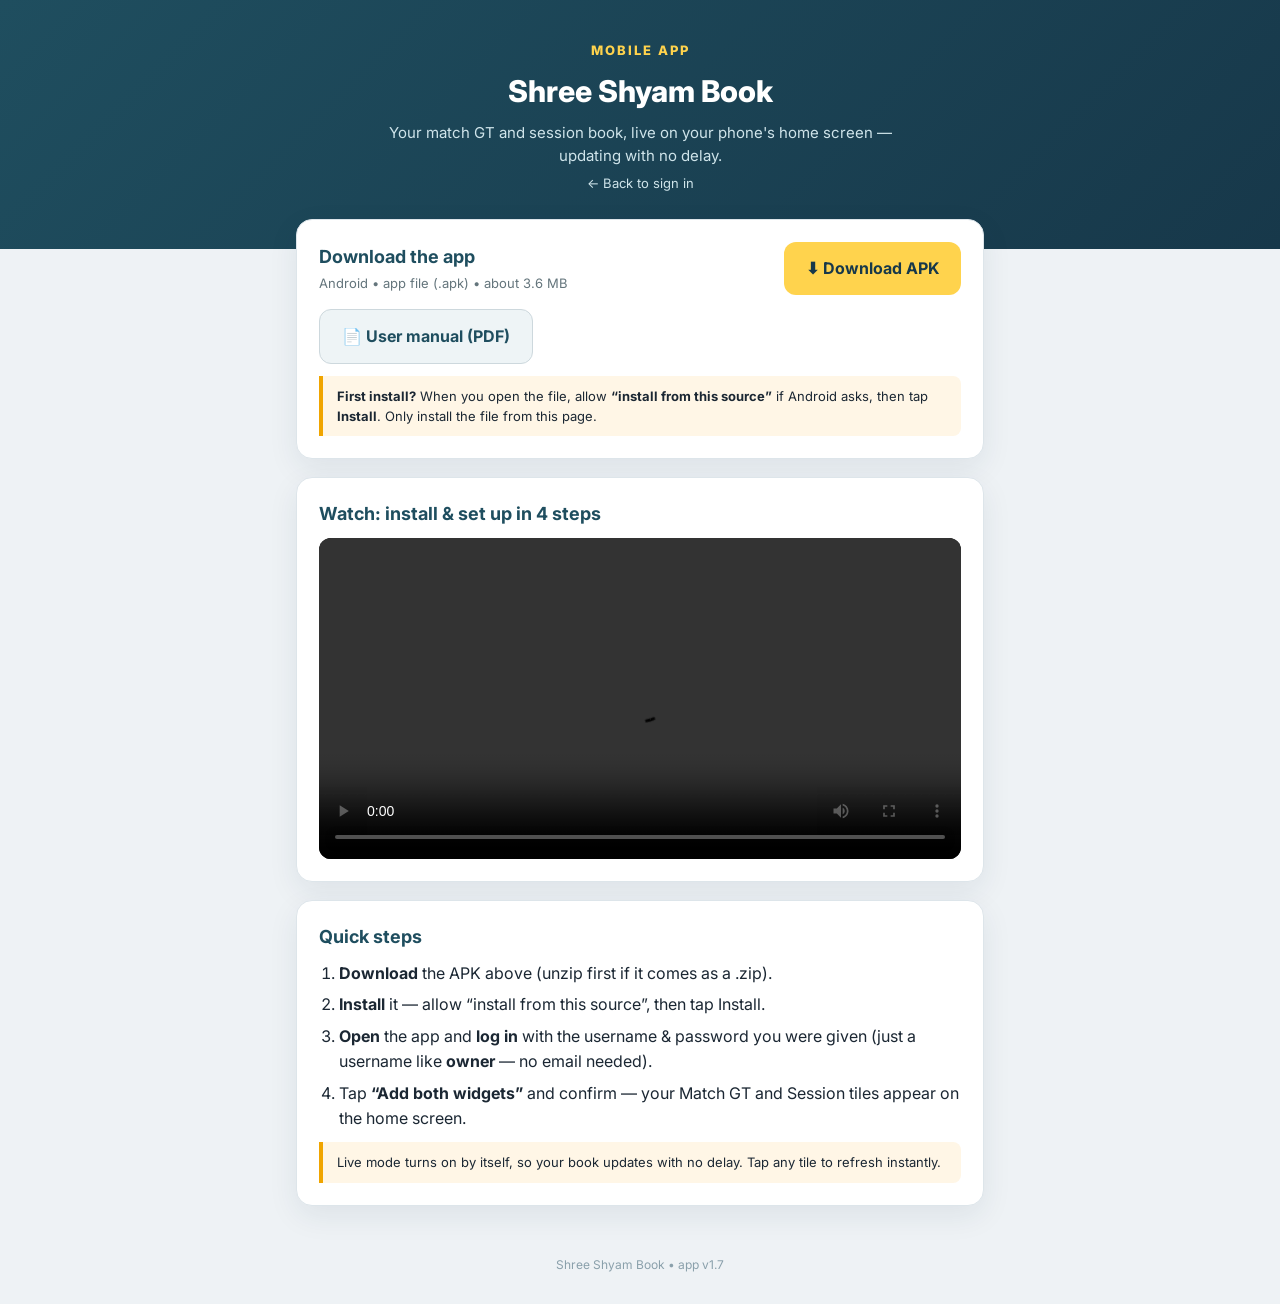
<file: download.html>
<!doctype html>
<html lang="en"><head>
<meta charset="utf-8">
<meta name="viewport" content="width=device-width, initial-scale=1">
<title>Get the Shree Shyam Book app</title>
<style>
@import url('https://fonts.googleapis.com/css2?family=Inter:wght@400;600;700;800&display=swap');
*{margin:0;padding:0;box-sizing:border-box;font-family:Inter,Arial,sans-serif}
body{background:#eef2f5;color:#1b2733;line-height:1.55}
.hero{background:linear-gradient(135deg,#1f4e5f,#17384a);color:#fff;padding:40px 20px 54px;text-align:center}
.hero .kick{color:#ffd34d;font-weight:800;letter-spacing:2px;font-size:13px}
.hero h1{font-size:30px;font-weight:800;margin:8px 0 6px}
.hero p{color:#cfe4ea;max-width:560px;margin:0 auto;font-size:15px}
.wrap{max-width:720px;margin:-30px auto 40px;padding:0 16px}
.card{background:#fff;border:1px solid #dde5ea;border-radius:16px;padding:22px;margin-bottom:18px;box-shadow:0 10px 30px rgba(23,56,74,.08)}
.dl{display:flex;flex-wrap:wrap;gap:12px;align-items:center;justify-content:space-between}
.dl .meta{font-size:13px;color:#64757c}
.btn{display:inline-block;background:#1f4e5f;color:#fff;text-decoration:none;font-weight:700;padding:14px 22px;border-radius:12px;font-size:16px}
.btn.gold{background:#ffd34d;color:#17384a}
.btn.ghost{background:#eef4f6;color:#1f4e5f;border:1px solid #cdd8dd}
.row{display:flex;gap:12px;flex-wrap:wrap;margin-top:14px}
h2{font-size:18px;color:#1f4e5f;margin-bottom:10px}
video{width:100%;border-radius:12px;background:#000;display:block}
ol{margin:6px 0 0 20px}
li{margin:7px 0}
.note{background:#fff6e6;border-left:4px solid #f0a500;padding:10px 14px;border-radius:0 8px 8px 0;font-size:13px;margin-top:12px}
.back{display:inline-block;margin-top:6px;color:#cfe4ea;text-decoration:none;font-size:13px}
.foot{text-align:center;color:#8aa0ab;font-size:12px;padding:10px 0 30px}
</style></head>
<body>
<div class="hero">
  <div class="kick">MOBILE APP</div>
  <h1>Shree Shyam Book</h1>
  <p>Your match GT and session book, live on your phone's home screen — updating with no delay.</p>
  <a class="back" href="index.html">← Back to sign in</a>
</div>

<div class="wrap">
  <div class="card">
    <div class="dl">
      <div>
        <h2 style="margin-bottom:2px">Download the app</h2>
        <div class="meta">Android • app file (.apk) • about 3.6 MB</div>
      </div>
      <a class="btn gold" href="download/app-debug.apk" download>⬇ Download APK</a>
    </div>
    <div class="row">
      <a class="btn ghost" href="download/ShreeShyamBook-Guide.pdf" target="_blank">📄 User manual (PDF)</a>
    </div>
    <div class="note"><b>First install?</b> When you open the file, allow <b>“install from this source”</b> if Android asks, then tap <b>Install</b>. Only install the file from this page.</div>
  </div>

  <div class="card">
    <h2>Watch: install &amp; set up in 4 steps</h2>
    <video controls preload="metadata" poster="">
      <source src="download/install-video.mp4" type="video/mp4">
      Your browser can't play this video — <a href="download/install-video.mp4">download it here</a>.
    </video>
  </div>

  <div class="card">
    <h2>Quick steps</h2>
    <ol>
      <li><b>Download</b> the APK above (unzip first if it comes as a .zip).</li>
      <li><b>Install</b> it — allow “install from this source”, then tap Install.</li>
      <li><b>Open</b> the app and <b>log in</b> with the username &amp; password you were given (just a username like <b>owner</b> — no email needed).</li>
      <li>Tap <b>“Add both widgets”</b> and confirm — your Match GT and Session tiles appear on the home screen.</li>
    </ol>
    <div class="note">Live mode turns on by itself, so your book updates with no delay. Tap any tile to refresh instantly.</div>
  </div>
</div>

<div class="foot">Shree Shyam Book • app v1.7</div>
</body></html>
</file>
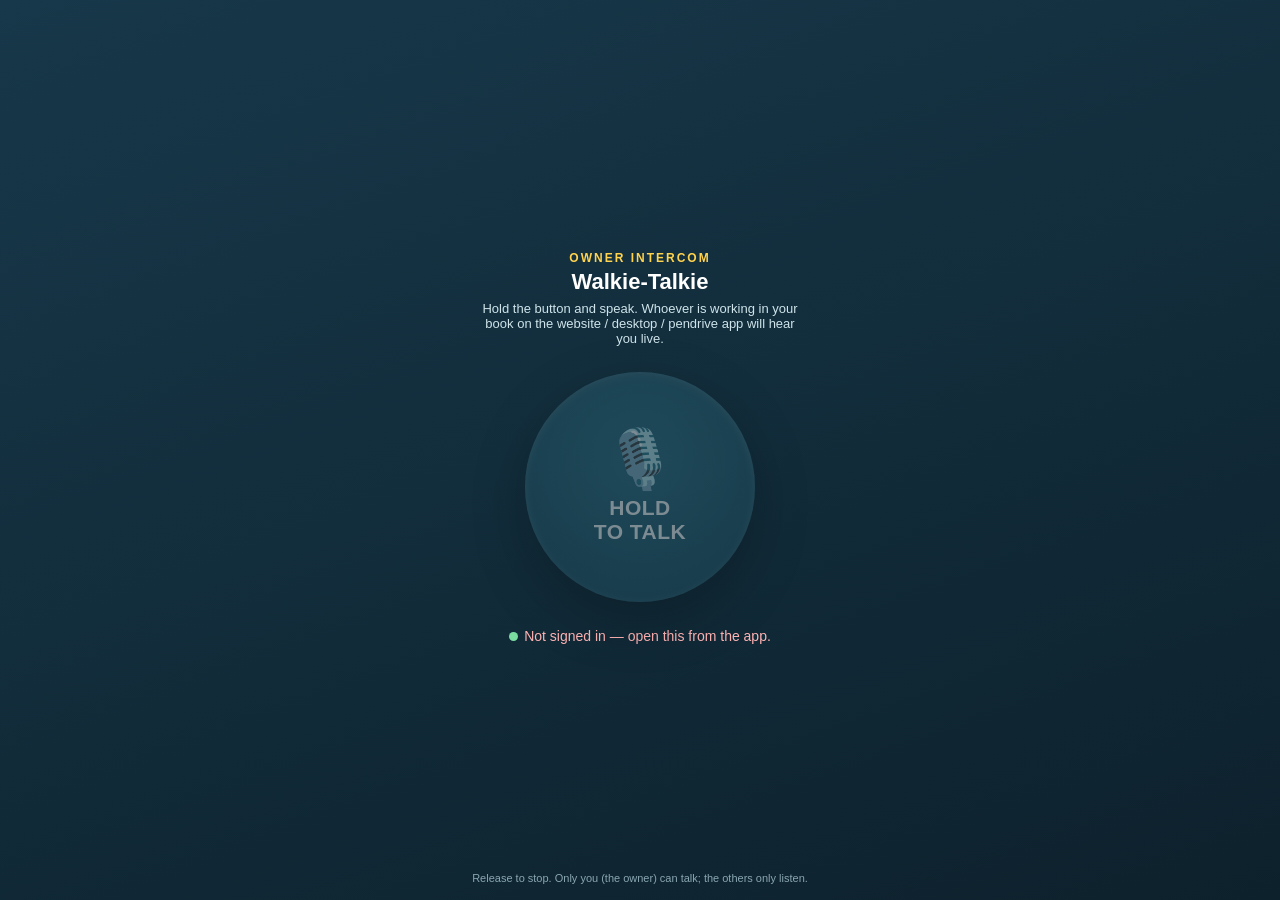
<file: walkie.html>
<!doctype html>
<html lang="en"><head>
<meta charset="utf-8">
<meta name="viewport" content="width=device-width, initial-scale=1, maximum-scale=1, user-scalable=no">
<title>Walkie-Talkie</title>
<style>
*{margin:0;padding:0;box-sizing:border-box;-webkit-tap-highlight-color:transparent;font-family:Inter,Arial,sans-serif;user-select:none}
html,body{height:100%}
body{background:linear-gradient(160deg,#17384a,#0d212c);color:#fff;display:flex;flex-direction:column;align-items:center;justify-content:center;overflow:hidden;text-align:center;padding:20px}
.kick{color:#ffd34d;font-weight:800;letter-spacing:2px;font-size:12px;margin-bottom:4px}
h1{font-size:22px;font-weight:800;margin-bottom:6px}
.sub{color:#cfe4ea;font-size:13px;max-width:320px;margin:0 auto 26px}
.btn{width:230px;height:230px;border-radius:50%;border:none;outline:none;
  background:radial-gradient(circle at 50% 38%,#2f6d7f,#1f4e5f);
  color:#fff;font-size:21px;font-weight:800;letter-spacing:.5px;
  box-shadow:0 18px 50px rgba(0,0,0,.45),inset 0 2px 8px rgba(255,255,255,.15);
  transition:transform .08s ease, background .12s ease;cursor:pointer;touch-action:none}
.btn .mic{font-size:58px;display:block;margin-bottom:8px;line-height:1}
.btn.live{background:radial-gradient(circle at 50% 38%,#ff6b6b,#d62f2f);transform:scale(.96);
  box-shadow:0 0 0 10px rgba(255,107,107,.18),0 18px 50px rgba(0,0,0,.45)}
.btn:disabled{opacity:.45;cursor:not-allowed}
.status{margin-top:26px;font-size:14px;min-height:22px;color:#cfe4ea}
.status.live{color:#ff8a8a;font-weight:700}
.status.err{color:#ffb3b3}
.dot{display:inline-block;width:9px;height:9px;border-radius:50%;background:#7bdca0;margin-right:6px;vertical-align:middle}
.dot.off{background:#c0693f}
.hint{position:fixed;bottom:16px;left:0;right:0;font-size:11px;color:#8aa6b2;padding:0 20px}
</style></head>
<body>
  <div class="kick">OWNER INTERCOM</div>
  <h1>Walkie-Talkie</h1>
  <div class="sub">Hold the button and speak. Whoever is working in your book on the website / desktop / pendrive app will hear you live.</div>

  <button id="talk" class="btn" disabled>
    <span class="mic">🎙️</span>
    HOLD<br>TO&nbsp;TALK
  </button>

  <div id="status" class="status"><span class="dot off"></span>Connecting…</div>
  <div class="hint">Release to stop. Only you (the owner) can talk; the others only listen.</div>

<script src="/js/vendor/supabase.umd.js"></script>
<script type="module">
import { SUPABASE_URL, SUPABASE_ANON_KEY } from "/config.js";

const $ = (id) => document.getElementById(id);
const btn = $("talk"), statusEl = $("status");
function setStatus(txt, cls){ statusEl.className = "status " + (cls||""); statusEl.innerHTML = (cls==="live"?"":'<span class="dot'+(cls?"":" off")+'"></span>') + txt; }

// ---- identity: token passed by the mobile app in the URL hash (#t=...),
//      else fall back to an existing logged-in browser session. ----
function hashParam(k){
  const h = (location.hash||"").replace(/^#/,"");
  for (const part of h.split("&")){ const [a,b] = part.split("="); if (decodeURIComponent(a)===k) return decodeURIComponent(b||""); }
  return "";
}
function uidFromJwt(tok){
  try { const p = JSON.parse(atob(tok.split(".")[1].replace(/-/g,"+").replace(/_/g,"/"))); return p.sub || ""; } catch(e){ return ""; }
}

const client = window.supabase.createClient(SUPABASE_URL, SUPABASE_ANON_KEY, {
  auth: { persistSession:false, autoRefreshToken:false },
});

let channel=null, mediaStream=null, mr=null, seq=0, sid=null, talking=false;

let lastMicErr = "";
async function ensureMic(){
  if (mediaStream) return mediaStream;
  if (!navigator.mediaDevices || !navigator.mediaDevices.getUserMedia){
    lastMicErr = "no mic API — update “Android System WebView” in Play Store";
    return null;
  }
  try { mediaStream = await navigator.mediaDevices.getUserMedia({ audio:true }); return mediaStream; }
  catch(e){ lastMicErr = (e && e.name ? e.name : "error") + (e && e.message ? " — "+e.message : ""); return null; }
}

async function init(){
  // We only need the user id (to name the private channel). Broadcast itself works
  // on the public anon key, so we do NOT auth realtime with the app token — a stale
  // token would otherwise drop the connection and freeze the button.
  let token = hashParam("t");
  let uid   = hashParam("uid");
  if (token && !uid) uid = uidFromJwt(token);
  if (!uid) {
    try { const { data } = await client.auth.getSession(); if (data.session){ uid = data.session.user.id; } } catch(e){}
  }
  if (!uid){ setStatus("Not signed in — open this from the app.", "err"); return; }

  channel = client.channel("walkie:"+uid, { config:{ broadcast:{ self:false, ack:false } } });
  channel.subscribe((st)=>{
    if (st === "SUBSCRIBED"){ btn.disabled=false; setStatus("Ready — hold to talk"); }
    else if (st === "CHANNEL_ERROR" || st === "TIMED_OUT"){ setStatus("Reconnecting…", "err"); }
  });

  // The mic is requested only when the button is pressed (a user gesture), which
  // is the most reliable path in an Android WebView and a mobile browser.
}

function pickMime(){
  const opts = ["audio/webm;codecs=opus","audio/webm","audio/ogg;codecs=opus"];
  for (const m of opts) if (window.MediaRecorder && MediaRecorder.isTypeSupported(m)) return m;
  return "";
}

async function startTalk(){
  if (talking || !channel) return;
  talking = true;
  btn.classList.add("live"); setStatus("● LIVE — speaking", "live");
  const s = await ensureMic();
  if (!s){ talking = false; btn.classList.remove("live"); setStatus("Mic: " + lastMicErr, "err"); return; }
  if (!talking) { return; }   // released during the permission prompt
  seq = 0; sid = Date.now().toString(36)+Math.random().toString(36).slice(2,7);
  const mime = pickMime();
  try { mr = new MediaRecorder(s, mime ? { mimeType:mime, audioBitsPerSecond:24000 } : undefined); }
  catch(e){ try { mr = new MediaRecorder(s); } catch(e2){ setStatus("Recorder not supported","err"); talking=false; btn.classList.remove("live"); return; } }
  channel.send({ type:"broadcast", event:"talk-start", payload:{ sid, mime: mr.mimeType } });
  mr.ondataavailable = async (e)=>{
    if (!e.data || !e.data.size) return;
    const buf = new Uint8Array(await e.data.arrayBuffer());
    let bin=""; const CH=0x8000;
    for (let i=0;i<buf.length;i+=CH) bin += String.fromCharCode.apply(null, buf.subarray(i,i+CH));
    channel.send({ type:"broadcast", event:"audio", payload:{ sid, seq:seq++, b64: btoa(bin) } });
  };
  mr.onstop = ()=>{ channel.send({ type:"broadcast", event:"talk-stop", payload:{ sid } }); };
  mr.start(250); // emit a chunk every 250ms -> near-live
}

function stopTalk(){
  if (!talking) return;
  talking = false;
  btn.classList.remove("live"); setStatus("Ready — hold to talk");
  try { if (mr && mr.state!=="inactive") mr.stop(); } catch(e){}
}

// pointer + touch, with release caught even if finger slides off the button
btn.addEventListener("pointerdown", (e)=>{ e.preventDefault(); startTalk(); });
window.addEventListener("pointerup", ()=> stopTalk());
window.addEventListener("pointercancel", ()=> stopTalk());
btn.addEventListener("contextmenu", (e)=> e.preventDefault());
document.addEventListener("visibilitychange", ()=>{ if (document.hidden) stopTalk(); });

init();
</script>
</body></html>
</file>
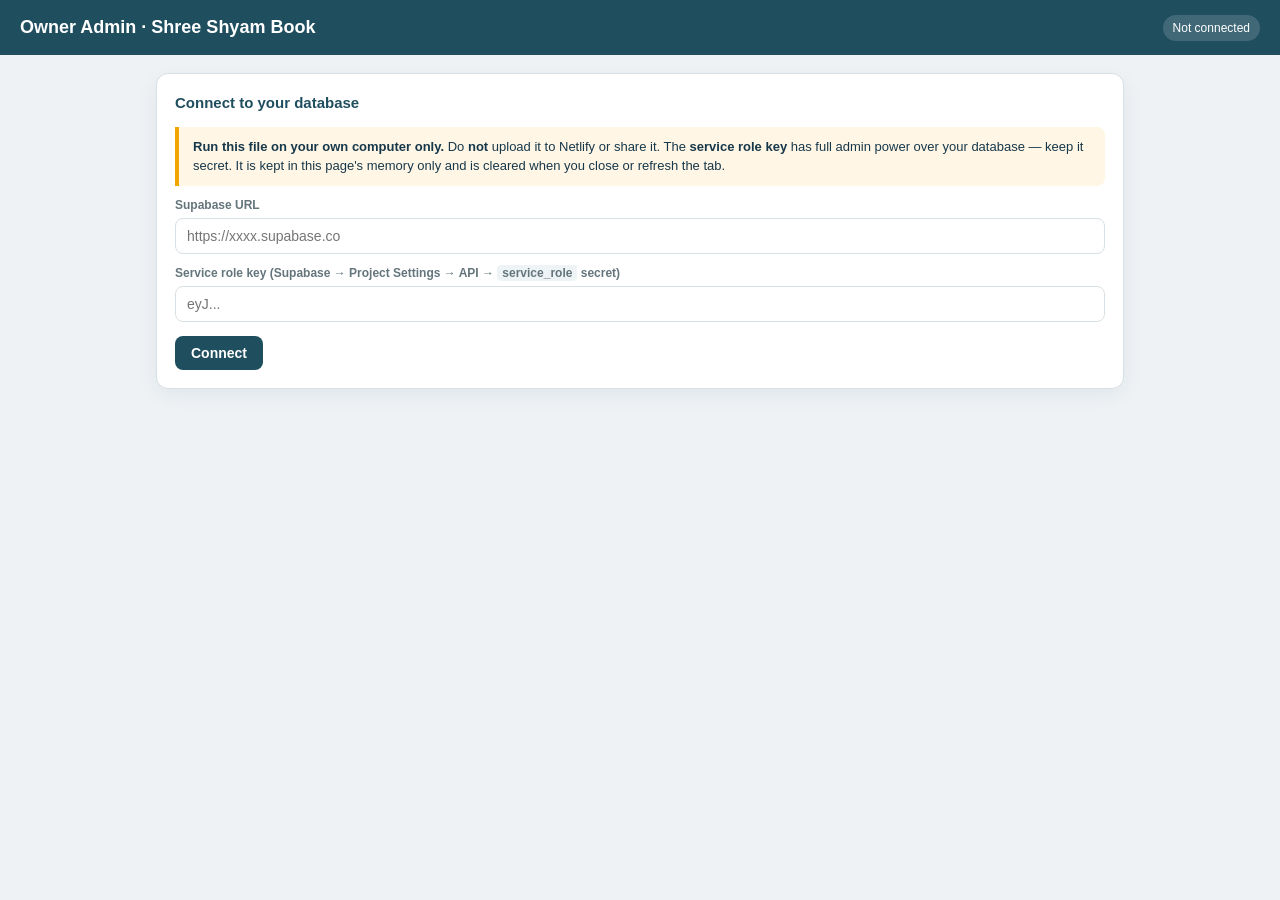
<file: admin/admin.html>
<!doctype html>
<html lang="en"><head>
<meta charset="utf-8">
<meta name="viewport" content="width=device-width, initial-scale=1">
<title>Owner Admin — Shree Shyam</title>
<script>
/* Supabase JS (vendored, offline) */
var supabase=(function(e){function t(e,t){var n={};for(var r in e)Object.prototype.hasOwnProperty.call(e,r)&&t.indexOf(r)<0&&(n[r]=e[r]);if(e!=null&&typeof Object.getOwnPropertySymbols==`function`)for(var i=0,r=Object.getOwnPropertySymbols(e);i<r.length;i++)t.indexOf(r[i])<0&&Object.prototype.propertyIsEnumerable.call(e,r[i])&&(n[r[i]]=e[r[i]]);return n}function n(e,t,n,r){function i(e){return e instanceof n?e:new n(function(t){t(e)})}return new(n||=Promise)(function(n,a){function o(e){try{c(r.next(e))}catch(e){a(e)}}function s(e){try{c(r.throw(e))}catch(e){a(e)}}function c(e){e.done?n(e.value):i(e.value).then(o,s)}c((r=r.apply(e,t||[])).next())})}let r=e=>e?(...t)=>e(...t):(...e)=>fetch(...e);var i=class extends Error{constructor(e,t=`FunctionsError`,n){super(e),this.name=t,this.context=n}toJSON(){return{name:this.name,message:this.message,context:this.context}}},a=class extends i{constructor(e){super(`Failed to send a request to the Edge Function`,`FunctionsFetchError`,e)}},o=class extends i{constructor(e){super(`Relay Error invoking the Edge Function`,`FunctionsRelayError`,e)}},s=class extends i{constructor(e){super(`Edge Function returned a non-2xx status code`,`FunctionsHttpError`,e)}},c;(function(e){e.Any=`any`,e.ApNortheast1=`ap-northeast-1`,e.ApNortheast2=`ap-northeast-2`,e.ApSouth1=`ap-south-1`,e.ApSoutheast1=`ap-southeast-1`,e.ApSoutheast2=`ap-southeast-2`,e.CaCentral1=`ca-central-1`,e.EuCentral1=`eu-central-1`,e.EuWest1=`eu-west-1`,e.EuWest2=`eu-west-2`,e.EuWest3=`eu-west-3`,e.SaEast1=`sa-east-1`,e.UsEast1=`us-east-1`,e.UsWest1=`us-west-1`,e.UsWest2=`us-west-2`})(c||={});var l=class{constructor(e,{headers:t={},customFetch:n,region:i=c.Any}={}){this.url=e,this.headers=t,this.region=i,this.fetch=r(n)}setAuth(e){this.headers.Authorization=`Bearer ${e}`}invoke(e){return n(this,arguments,void 0,function*(e,t={}){var n;let r,i,c;try{let{headers:n,method:l,body:u,signal:d,timeout:f}=t,p={},{region:m}=t;m||=this.region;let h=new URL(`${this.url}/${e}`);m&&m!==`any`&&(p[`x-region`]=m,h.searchParams.set(`forceFunctionRegion`,m));let g,ee=!!n&&Object.keys(n).some(e=>e.toLowerCase()===`content-type`);u&&!ee?typeof Blob<`u`&&u instanceof Blob||u instanceof ArrayBuffer?(p[`Content-Type`]=`application/octet-stream`,g=u):typeof u==`string`?(p[`Content-Type`]=`text/plain`,g=u):typeof FormData<`u`&&u instanceof FormData?g=u:(p[`Content-Type`]=`application/json`,g=JSON.stringify(u)):g=u&&typeof u!=`string`&&!(typeof Blob<`u`&&u instanceof Blob)&&!(u instanceof ArrayBuffer)&&!(typeof FormData<`u`&&u instanceof FormData)?JSON.stringify(u):u;let te=d;f&&(i=new AbortController,r=setTimeout(()=>i.abort(),f),d?(te=i.signal,c=()=>i.abort(),d.addEventListener(`abort`,c)):te=i.signal);let _=yield this.fetch(h.toString(),{method:l||`POST`,headers:Object.assign(Object.assign(Object.assign({},p),this.headers),n),body:g,signal:te}).catch(e=>{throw new a(e)}),ne=_.headers.get(`x-relay-error`);if(ne&&ne===`true`)throw new o(_);if(!_.ok)throw new s(_);let v=(_.headers.get(`Content-Type`)??`text/plain`).split(`;`)[0].trim().toLowerCase(),re;return re=v===`application/json`?yield _.json():v===`application/octet-stream`||v===`application/pdf`?yield _.blob():v===`text/event-stream`?_:v===`multipart/form-data`?yield _.formData():yield _.text(),{data:re,error:null,response:_}}catch(e){return{data:null,error:e,response:e instanceof s||e instanceof o?e.context:void 0}}finally{r&&clearTimeout(r),c&&((n=t.signal)==null||n.removeEventListener(`abort`,c))}})}};let u=e=>Math.min(1e3*2**e,3e4),d=[520,503],f=[`GET`,`HEAD`,`OPTIONS`];var p=class extends Error{constructor(e){super(e.message),this.name=`PostgrestError`,this.details=e.details,this.hint=e.hint,this.code=e.code}toJSON(){return{name:this.name,message:this.message,details:this.details,hint:this.hint,code:this.code}}};function m(e,t){return new Promise(n=>{if(t?.aborted){n();return}let r=setTimeout(()=>{t?.removeEventListener(`abort`,i),n()},e);function i(){clearTimeout(r),n()}t?.addEventListener(`abort`,i)})}function h(e,t,n,r){return!(!r||n>=3||!f.includes(e)||!d.includes(t))}var g=class{constructor(e){this.shouldThrowOnError=!1,this.retryEnabled=!0,this.method=e.method,this.url=e.url,this.headers=new Headers(e.headers),this.schema=e.schema,this.body=e.body,this.shouldThrowOnError=e.shouldThrowOnError??!1,this.signal=e.signal,this.isMaybeSingle=e.isMaybeSingle??!1,this.shouldStripNulls=e.shouldStripNulls??!1,this.urlLengthLimit=e.urlLengthLimit??8e3,this.retryEnabled=e.retry??!0,e.fetch?this.fetch=e.fetch:this.fetch=fetch}throwOnError(){return this.shouldThrowOnError=!0,this}stripNulls(){if(this.headers.get(`Accept`)===`text/csv`)throw Error(`stripNulls() cannot be used with csv()`);return this.shouldStripNulls=!0,this}setHeader(e,t){return this.headers=new Headers(this.headers),this.headers.set(e,t),this}retry(e){return this.retryEnabled=e,this}then(e,t){var n=this;if(this.schema===void 0||([`GET`,`HEAD`].includes(this.method)?this.headers.set(`Accept-Profile`,this.schema):this.headers.set(`Content-Profile`,this.schema)),this.method!==`GET`&&this.method!==`HEAD`&&this.headers.set(`Content-Type`,`application/json`),this.shouldStripNulls){let e=this.headers.get(`Accept`);e===`application/vnd.pgrst.object+json`?this.headers.set(`Accept`,`application/vnd.pgrst.object+json;nulls=stripped`):(!e||e===`application/json`)&&this.headers.set(`Accept`,`application/vnd.pgrst.array+json;nulls=stripped`)}let r=this.fetch,i=(async()=>{let e=0;for(;;){let t={};n.headers.forEach((e,n)=>{t[n]=e}),e>0&&(t[`X-Retry-Count`]=String(e));let i;try{i=await r(n.url.toString(),{method:n.method,headers:t,body:JSON.stringify(n.body,(e,t)=>typeof t==`bigint`?t.toString():t),signal:n.signal})}catch(t){if(t?.name===`AbortError`||t?.code===`ABORT_ERR`||!f.includes(n.method))throw t;if(n.retryEnabled&&e<3){let t=u(e);e++,await m(t,n.signal);continue}throw t}if(h(n.method,i.status,e,n.retryEnabled)){let t=i.headers?.get(`Retry-After`)??null,r=t===null?u(e):Math.max(0,parseInt(t,10)||0)*1e3;await i.text(),e++,await m(r,n.signal);continue}return await n.processResponse(i)}})();return this.shouldThrowOnError||(i=i.catch(e=>{let t=``,n=``,r=``,i=e?.cause;if(i){let n=i?.message??``,r=i?.code??``;t=`${e?.name??`FetchError`}: ${e?.message}`,t+=`\n\nCaused by: ${i?.name??`Error`}: ${n}`,r&&(t+=` (${r})`),i?.stack&&(t+=`\n${i.stack}`)}else t=e?.stack??``;let a=this.url.toString().length;return e?.name===`AbortError`||e?.code===`ABORT_ERR`?(r=``,n=`Request was aborted (timeout or manual cancellation)`,a>this.urlLengthLimit&&(n+=`. Note: Your request URL is ${a} characters, which may exceed server limits. If selecting many fields, consider using views. If filtering with large arrays (e.g., .in('id', [many IDs])), consider using an RPC function to pass values server-side.`)):(i?.name===`HeadersOverflowError`||i?.code===`UND_ERR_HEADERS_OVERFLOW`)&&(r=``,n=`HTTP headers exceeded server limits (typically 16KB)`,a>this.urlLengthLimit&&(n+=`. Your request URL is ${a} characters. If selecting many fields, consider using views. If filtering with large arrays (e.g., .in('id', [200+ IDs])), consider using an RPC function instead.`)),{success:!1,error:{message:`${e?.name??`FetchError`}: ${e?.message}`,details:t,hint:n,code:r},data:null,count:null,status:0,statusText:``}})),i.then(e,t)}async processResponse(e){var t=this;let n=null,r=null,i=null,a=e.status,o=e.statusText;if(e.ok){if(t.method!==`HEAD`){let i=await e.text();if(i!==``)if(t.headers.get(`Accept`)===`text/csv`)r=i;else if(t.headers.get(`Accept`)&&t.headers.get(`Accept`)?.includes(`application/vnd.pgrst.plan+text`))r=i;else try{r=JSON.parse(i)}catch{if(n={message:i},r=null,t.shouldThrowOnError)throw new p({message:i,details:``,hint:``,code:``})}}let s=t.headers.get(`Prefer`)?.match(/count=(exact|planned|estimated)/),c=e.headers.get(`content-range`)?.split(`/`);s&&c&&c.length>1&&(i=parseInt(c[1])),t.isMaybeSingle&&Array.isArray(r)&&(r.length>1?(n={code:`PGRST116`,details:`Results contain ${r.length} rows, application/vnd.pgrst.object+json requires 1 row`,hint:null,message:`JSON object requested, multiple (or no) rows returned`},r=null,i=null,a=406,o=`Not Acceptable`):r=r.length===1?r[0]:null)}else{let i=await e.text();try{n=JSON.parse(i),Array.isArray(n)&&e.status===404&&(r=[],n=null,a=200,o=`OK`)}catch{e.status===404&&i===``?(a=204,o=`No Content`):n={message:i}}if(n&&t.shouldThrowOnError)throw new p(n)}return{success:n===null,error:n,data:r,count:i,status:a,statusText:o}}returns(){return this}overrideTypes(){return this}},ee=class extends g{throwOnError(){return super.throwOnError()}select(e){let t=!1,n=(e??`*`).split(``).map(e=>/\s/.test(e)&&!t?``:(e===`"`&&(t=!t),e)).join(``);return this.url.searchParams.set(`select`,n),this.headers.append(`Prefer`,`return=representation`),this}order(e,{ascending:t=!0,nullsFirst:n,foreignTable:r,referencedTable:i=r}={}){let a=i?`${i}.order`:`order`,o=this.url.searchParams.get(a);return this.url.searchParams.set(a,`${o?`${o},`:``}${e}.${t?`asc`:`desc`}${n===void 0?``:n?`.nullsfirst`:`.nullslast`}`),this}limit(e,{foreignTable:t,referencedTable:n=t}={}){let r=n===void 0?`limit`:`${n}.limit`;return this.url.searchParams.set(r,`${e}`),this}range(e,t,{foreignTable:n,referencedTable:r=n}={}){let i=r===void 0?`offset`:`${r}.offset`,a=r===void 0?`limit`:`${r}.limit`;return this.url.searchParams.set(i,`${e}`),this.url.searchParams.set(a,`${t-e+1}`),this}abortSignal(e){return this.signal=e,this}single(){return this.headers.set(`Accept`,`application/vnd.pgrst.object+json`),this}maybeSingle(){return this.isMaybeSingle=!0,this}csv(){return this.headers.set(`Accept`,`text/csv`),this}geojson(){return this.headers.set(`Accept`,`application/geo+json`),this}explain({analyze:e=!1,verbose:t=!1,settings:n=!1,buffers:r=!1,wal:i=!1,format:a=`text`}={}){let o=[e?`analyze`:null,t?`verbose`:null,n?`settings`:null,r?`buffers`:null,i?`wal`:null].filter(Boolean).join(`|`),s=this.headers.get(`Accept`)??`application/json`;return this.headers.set(`Accept`,`application/vnd.pgrst.plan+${a}; for="${s}"; options=${o};`),this}rollback(){return this.headers.append(`Prefer`,`tx=rollback`),this}returns(){return this}maxAffected(e){return this.headers.append(`Prefer`,`handling=strict`),this.headers.append(`Prefer`,`max-affected=${e}`),this}};let te=RegExp(`[,()]`);var _=class extends ee{throwOnError(){return super.throwOnError()}eq(e,t){return this.url.searchParams.append(e,`eq.${t}`),this}neq(e,t){return this.url.searchParams.append(e,`neq.${t}`),this}gt(e,t){return this.url.searchParams.append(e,`gt.${t}`),this}gte(e,t){return this.url.searchParams.append(e,`gte.${t}`),this}lt(e,t){return this.url.searchParams.append(e,`lt.${t}`),this}lte(e,t){return this.url.searchParams.append(e,`lte.${t}`),this}like(e,t){return this.url.searchParams.append(e,`like.${t}`),this}likeAllOf(e,t){return this.url.searchParams.append(e,`like(all).{${t.join(`,`)}}`),this}likeAnyOf(e,t){return this.url.searchParams.append(e,`like(any).{${t.join(`,`)}}`),this}ilike(e,t){return this.url.searchParams.append(e,`ilike.${t}`),this}ilikeAllOf(e,t){return this.url.searchParams.append(e,`ilike(all).{${t.join(`,`)}}`),this}ilikeAnyOf(e,t){return this.url.searchParams.append(e,`ilike(any).{${t.join(`,`)}}`),this}regexMatch(e,t){return this.url.searchParams.append(e,`match.${t}`),this}regexIMatch(e,t){return this.url.searchParams.append(e,`imatch.${t}`),this}is(e,t){return this.url.searchParams.append(e,`is.${t}`),this}isDistinct(e,t){return this.url.searchParams.append(e,`isdistinct.${t}`),this}in(e,t){let n=Array.from(new Set(t)).map(e=>typeof e==`string`&&te.test(e)?`"${e}"`:`${e}`).join(`,`);return this.url.searchParams.append(e,`in.(${n})`),this}notIn(e,t){let n=Array.from(new Set(t)).map(e=>typeof e==`string`&&te.test(e)?`"${e}"`:`${e}`).join(`,`);return this.url.searchParams.append(e,`not.in.(${n})`),this}contains(e,t){return typeof t==`string`?this.url.searchParams.append(e,`cs.${t}`):Array.isArray(t)?this.url.searchParams.append(e,`cs.{${t.join(`,`)}}`):this.url.searchParams.append(e,`cs.${JSON.stringify(t)}`),this}containedBy(e,t){return typeof t==`string`?this.url.searchParams.append(e,`cd.${t}`):Array.isArray(t)?this.url.searchParams.append(e,`cd.{${t.join(`,`)}}`):this.url.searchParams.append(e,`cd.${JSON.stringify(t)}`),this}rangeGt(e,t){return this.url.searchParams.append(e,`sr.${t}`),this}rangeGte(e,t){return this.url.searchParams.append(e,`nxl.${t}`),this}rangeLt(e,t){return this.url.searchParams.append(e,`sl.${t}`),this}rangeLte(e,t){return this.url.searchParams.append(e,`nxr.${t}`),this}rangeAdjacent(e,t){return this.url.searchParams.append(e,`adj.${t}`),this}overlaps(e,t){return typeof t==`string`?this.url.searchParams.append(e,`ov.${t}`):this.url.searchParams.append(e,`ov.{${t.join(`,`)}}`),this}textSearch(e,t,{config:n,type:r}={}){let i=``;r===`plain`?i=`pl`:r===`phrase`?i=`ph`:r===`websearch`&&(i=`w`);let a=n===void 0?``:`(${n})`;return this.url.searchParams.append(e,`${i}fts${a}.${t}`),this}match(e){return Object.entries(e).filter(([e,t])=>t!==void 0).forEach(([e,t])=>{this.url.searchParams.append(e,`eq.${t}`)}),this}not(e,t,n){return this.url.searchParams.append(e,`not.${t}.${n}`),this}or(e,{foreignTable:t,referencedTable:n=t}={}){let r=n?`${n}.or`:`or`;return this.url.searchParams.append(r,`(${e})`),this}filter(e,t,n){return this.url.searchParams.append(e,`${t}.${n}`),this}},ne=class{constructor(e,{headers:t={},schema:n,fetch:r,urlLengthLimit:i=8e3,retry:a}){this.url=e,this.headers=new Headers(t),this.schema=n,this.fetch=r,this.urlLengthLimit=i,this.retry=a}cloneRequestState(){return{url:new URL(this.url.toString()),headers:new Headers(this.headers)}}select(e,t){let{head:n=!1,count:r}=t??{},i=n?`HEAD`:`GET`,a=!1,o=(e??`*`).split(``).map(e=>/\s/.test(e)&&!a?``:(e===`"`&&(a=!a),e)).join(``),{url:s,headers:c}=this.cloneRequestState();return s.searchParams.set(`select`,o),r&&c.append(`Prefer`,`count=${r}`),new _({method:i,url:s,headers:c,schema:this.schema,fetch:this.fetch,urlLengthLimit:this.urlLengthLimit,retry:this.retry})}insert(e,{count:t,defaultToNull:n=!0}={}){let{url:r,headers:i}=this.cloneRequestState();if(t&&i.append(`Prefer`,`count=${t}`),n||i.append(`Prefer`,`missing=default`),Array.isArray(e)){let t=e.reduce((e,t)=>e.concat(Object.keys(t)),[]);if(t.length>0){let e=[...new Set(t)].map(e=>`"${e}"`);r.searchParams.set(`columns`,e.join(`,`))}}return new _({method:`POST`,url:r,headers:i,schema:this.schema,body:e,fetch:this.fetch??fetch,urlLengthLimit:this.urlLengthLimit,retry:this.retry})}upsert(e,{onConflict:t,ignoreDuplicates:n=!1,count:r,defaultToNull:i=!0}={}){let{url:a,headers:o}=this.cloneRequestState();if(o.append(`Prefer`,`resolution=${n?`ignore`:`merge`}-duplicates`),t!==void 0&&a.searchParams.set(`on_conflict`,t),r&&o.append(`Prefer`,`count=${r}`),i||o.append(`Prefer`,`missing=default`),Array.isArray(e)){let t=e.reduce((e,t)=>e.concat(Object.keys(t)),[]);if(t.length>0){let e=[...new Set(t)].map(e=>`"${e}"`);a.searchParams.set(`columns`,e.join(`,`))}}return new _({method:`POST`,url:a,headers:o,schema:this.schema,body:e,fetch:this.fetch??fetch,urlLengthLimit:this.urlLengthLimit,retry:this.retry})}update(e,{count:t}={}){let{url:n,headers:r}=this.cloneRequestState();return t&&r.append(`Prefer`,`count=${t}`),new _({method:`PATCH`,url:n,headers:r,schema:this.schema,body:e,fetch:this.fetch??fetch,urlLengthLimit:this.urlLengthLimit,retry:this.retry})}delete({count:e}={}){let{url:t,headers:n}=this.cloneRequestState();return e&&n.append(`Prefer`,`count=${e}`),new _({method:`DELETE`,url:t,headers:n,schema:this.schema,fetch:this.fetch??fetch,urlLengthLimit:this.urlLengthLimit,retry:this.retry})}};function v(e){"@babel/helpers - typeof";return v=typeof Symbol==`function`&&typeof Symbol.iterator==`symbol`?function(e){return typeof e}:function(e){return e&&typeof Symbol==`function`&&e.constructor===Symbol&&e!==Symbol.prototype?`symbol`:typeof e},v(e)}function re(e,t){if(v(e)!=`object`||!e)return e;var n=e[Symbol.toPrimitive];if(n!==void 0){var r=n.call(e,t||`default`);if(v(r)!=`object`)return r;throw TypeError(`@@toPrimitive must return a primitive value.`)}return(t===`string`?String:Number)(e)}function ie(e){var t=re(e,`string`);return v(t)==`symbol`?t:t+``}function ae(e,t,n){return(t=ie(t))in e?Object.defineProperty(e,t,{value:n,enumerable:!0,configurable:!0,writable:!0}):e[t]=n,e}function oe(e,t){var n=Object.keys(e);if(Object.getOwnPropertySymbols){var r=Object.getOwnPropertySymbols(e);t&&(r=r.filter(function(t){return Object.getOwnPropertyDescriptor(e,t).enumerable})),n.push.apply(n,r)}return n}function se(e){for(var t=1;t<arguments.length;t++){var n=arguments[t]==null?{}:arguments[t];t%2?oe(Object(n),!0).forEach(function(t){ae(e,t,n[t])}):Object.getOwnPropertyDescriptors?Object.defineProperties(e,Object.getOwnPropertyDescriptors(n)):oe(Object(n)).forEach(function(t){Object.defineProperty(e,t,Object.getOwnPropertyDescriptor(n,t))})}return e}var ce=class e{constructor(e,{headers:t={},schema:n,fetch:r,timeout:i,urlLengthLimit:a=8e3,retry:o}={}){this.url=e,this.headers=new Headers(t),this.schemaName=n,this.urlLengthLimit=a;let s=r??globalThis.fetch;i!==void 0&&i>0?this.fetch=(e,t)=>{let n=new AbortController,r=setTimeout(()=>n.abort(),i),a=t?.signal;if(a){if(a.aborted)return clearTimeout(r),s(e,t);let i=()=>{clearTimeout(r),n.abort()};return a.addEventListener(`abort`,i,{once:!0}),s(e,se(se({},t),{},{signal:n.signal})).finally(()=>{clearTimeout(r),a.removeEventListener(`abort`,i)})}return s(e,se(se({},t),{},{signal:n.signal})).finally(()=>clearTimeout(r))}:this.fetch=s,this.retry=o}from(e){if(!e||typeof e!=`string`||e.trim()===``)throw Error(`Invalid relation name: relation must be a non-empty string.`);return new ne(new URL(`${this.url}/${e}`),{headers:new Headers(this.headers),schema:this.schemaName,fetch:this.fetch,urlLengthLimit:this.urlLengthLimit,retry:this.retry})}schema(t){return new e(this.url,{headers:this.headers,schema:t,fetch:this.fetch,urlLengthLimit:this.urlLengthLimit,retry:this.retry})}rpc(e,t={},{head:n=!1,get:r=!1,count:i}={}){let a,o=new URL(`${this.url}/rpc/${e}`),s,c=e=>typeof e==`object`&&!!e&&(!Array.isArray(e)||e.some(c)),l=n&&Object.values(t).some(c);l?(a=`POST`,s=t):n||r?(a=n?`HEAD`:`GET`,Object.entries(t).filter(([e,t])=>t!==void 0).map(([e,t])=>[e,Array.isArray(t)?`{${t.join(`,`)}}`:`${t}`]).forEach(([e,t])=>{o.searchParams.append(e,t)})):(a=`POST`,s=t);let u=new Headers(this.headers);return l?u.set(`Prefer`,i?`count=${i},return=minimal`:`return=minimal`):i&&u.set(`Prefer`,`count=${i}`),new _({method:a,url:o,headers:u,schema:this.schemaName,body:s,fetch:this.fetch??fetch,urlLengthLimit:this.urlLengthLimit,retry:this.retry})}},le=class{constructor(){}static detectEnvironment(){if(typeof WebSocket<`u`)return{type:`native`,wsConstructor:WebSocket};let e=globalThis;if(typeof globalThis<`u`&&e.WebSocket!==void 0)return{type:`native`,wsConstructor:e.WebSocket};let t=typeof global<`u`?global:void 0;if(t&&t.WebSocket!==void 0)return{type:`native`,wsConstructor:t.WebSocket};if(typeof globalThis<`u`&&e.WebSocketPair!==void 0&&globalThis.WebSocket===void 0)return{type:`cloudflare`,error:`Cloudflare Workers detected. WebSocket clients are not supported in Cloudflare Workers.`,workaround:`Use Cloudflare Workers WebSocket API for server-side WebSocket handling, or deploy to a different runtime.`};if(typeof globalThis<`u`&&e.EdgeRuntime||typeof navigator<`u`&&navigator.userAgent?.includes(`Vercel-Edge`))return{type:`unsupported`,error:`Edge runtime detected (Vercel Edge/Netlify Edge). WebSockets are not supported in edge functions.`,workaround:`Use serverless functions or a different deployment target for WebSocket functionality.`};let n=globalThis.process;if(n){let e=n.versions;if(e&&e.node)return{type:`unsupported`,error:`Node.js detected but native WebSocket not found.`,workaround:`Ensure you are running Node.js 22+ or provide a WebSocket implementation via the transport option.`}}return{type:`unsupported`,error:`Unknown JavaScript runtime without WebSocket support.`,workaround:`Ensure you're running in a supported environment (browser, Node.js, Deno) or provide a custom WebSocket implementation.`}}static getWebSocketConstructor(){let e=this.detectEnvironment();if(e.wsConstructor)return e.wsConstructor;let t=e.error||`WebSocket not supported in this environment.`;throw e.workaround&&(t+=`\n\nSuggested solution: ${e.workaround}`),Error(t)}static isWebSocketSupported(){try{return this.detectEnvironment().type===`native`}catch{return!1}}};let y={closed:`closed`,errored:`errored`,joined:`joined`,joining:`joining`,leaving:`leaving`},ue={close:`phx_close`,error:`phx_error`,join:`phx_join`,reply:`phx_reply`,leave:`phx_leave`,access_token:`access_token`},de={connecting:`connecting`,open:`open`,closing:`closing`,closed:`closed`};var fe=class{constructor(e){this.HEADER_LENGTH=1,this.USER_BROADCAST_PUSH_META_LENGTH=6,this.KINDS={userBroadcastPush:3,userBroadcast:4},this.BINARY_ENCODING=0,this.JSON_ENCODING=1,this.BROADCAST_EVENT=`broadcast`,this.allowedMetadataKeys=[],this.allowedMetadataKeys=e??[]}encode(e,t){if(e.event===this.BROADCAST_EVENT&&!(e.payload instanceof ArrayBuffer)&&typeof e.payload.event==`string`)return t(this._binaryEncodeUserBroadcastPush(e));let n=[e.join_ref,e.ref,e.topic,e.event,e.payload];return t(JSON.stringify(n))}_binaryEncodeUserBroadcastPush(e){return this._isArrayBuffer(e.payload?.payload)?this._encodeBinaryUserBroadcastPush(e):this._encodeJsonUserBroadcastPush(e)}_encodeBinaryUserBroadcastPush(e){let t=e.payload?.payload??new ArrayBuffer(0);return this._encodeUserBroadcastPush(e,this.BINARY_ENCODING,t)}_encodeJsonUserBroadcastPush(e){let t=e.payload?.payload??{},n=new TextEncoder().encode(JSON.stringify(t)).buffer;return this._encodeUserBroadcastPush(e,this.JSON_ENCODING,n)}_encodeUserBroadcastPush(e,t,n){let r=new TextEncoder,i=r.encode(e.topic),a=r.encode(e.ref??``),o=r.encode(e.join_ref??``),s=r.encode(e.payload.event),c=this.allowedMetadataKeys?this._pick(e.payload,this.allowedMetadataKeys):{},l=r.encode(Object.keys(c).length===0?``:JSON.stringify(c));if(o.length>255)throw Error(`joinRef length ${o.length} exceeds maximum of 255`);if(a.length>255)throw Error(`ref length ${a.length} exceeds maximum of 255`);if(i.length>255)throw Error(`topic length ${i.length} exceeds maximum of 255`);if(s.length>255)throw Error(`userEvent length ${s.length} exceeds maximum of 255`);if(l.length>255)throw Error(`metadata length ${l.length} exceeds maximum of 255`);let u=this.USER_BROADCAST_PUSH_META_LENGTH+o.length+a.length+i.length+s.length+l.length,d=new ArrayBuffer(this.HEADER_LENGTH+u),f=new DataView(d),p=new Uint8Array(d),m=0;f.setUint8(m++,this.KINDS.userBroadcastPush),f.setUint8(m++,o.length),f.setUint8(m++,a.length),f.setUint8(m++,i.length),f.setUint8(m++,s.length),f.setUint8(m++,l.length),f.setUint8(m++,t),p.set(o,m),m+=o.length,p.set(a,m),m+=a.length,p.set(i,m),m+=i.length,p.set(s,m),m+=s.length,p.set(l,m),m+=l.length;var h=new Uint8Array(d.byteLength+n.byteLength);return h.set(new Uint8Array(d),0),h.set(new Uint8Array(n),d.byteLength),h.buffer}decode(e,t){if(this._isArrayBuffer(e))return t(this._binaryDecode(e));if(typeof e==`string`){let[n,r,i,a,o]=JSON.parse(e);return t({join_ref:n,ref:r,topic:i,event:a,payload:o})}return t({})}_binaryDecode(e){let t=new DataView(e),n=t.getUint8(0),r=new TextDecoder;switch(n){case this.KINDS.userBroadcast:return this._decodeUserBroadcast(e,t,r)}}_decodeUserBroadcast(e,t,n){let r=t.getUint8(1),i=t.getUint8(2),a=t.getUint8(3),o=t.getUint8(4),s=this.HEADER_LENGTH+4,c=n.decode(e.slice(s,s+r));s+=r;let l=n.decode(e.slice(s,s+i));s+=i;let u=n.decode(e.slice(s,s+a));s+=a;let d=e.slice(s,e.byteLength),f=o===this.JSON_ENCODING?JSON.parse(n.decode(d)):d,p={type:this.BROADCAST_EVENT,event:l,payload:f};return a>0&&(p.meta=JSON.parse(u)),{join_ref:null,ref:null,topic:c,event:this.BROADCAST_EVENT,payload:p}}_isArrayBuffer(e){return e instanceof ArrayBuffer||e?.constructor?.name===`ArrayBuffer`}_pick(e,t){return!e||typeof e!=`object`?{}:Object.fromEntries(Object.entries(e).filter(([e])=>t.includes(e)))}},b;(function(e){e.abstime=`abstime`,e.bool=`bool`,e.date=`date`,e.daterange=`daterange`,e.float4=`float4`,e.float8=`float8`,e.int2=`int2`,e.int4=`int4`,e.int4range=`int4range`,e.int8=`int8`,e.int8range=`int8range`,e.json=`json`,e.jsonb=`jsonb`,e.money=`money`,e.numeric=`numeric`,e.oid=`oid`,e.reltime=`reltime`,e.text=`text`,e.time=`time`,e.timestamp=`timestamp`,e.timestamptz=`timestamptz`,e.timetz=`timetz`,e.tsrange=`tsrange`,e.tstzrange=`tstzrange`})(b||={});let pe=(e,t,n={})=>{let r=n.skipTypes??[];return t?Object.keys(t).reduce((n,i)=>(n[i]=me(i,e,t,r),n),{}):{}},me=(e,t,n,r)=>{let i=t.find(t=>t.name===e)?.type,a=n[e];return i&&!r.includes(i)?he(i,a):ge(a)},he=(e,t)=>{if(e.charAt(0)===`_`)return be(t,e.slice(1,e.length));switch(e){case b.bool:return _e(t);case b.float4:case b.float8:case b.int2:case b.int4:case b.int8:case b.numeric:case b.oid:return ve(t);case b.json:case b.jsonb:return ye(t);case b.timestamp:return xe(t);case b.abstime:case b.date:case b.daterange:case b.int4range:case b.int8range:case b.money:case b.reltime:case b.text:case b.time:case b.timestamptz:case b.timetz:case b.tsrange:case b.tstzrange:return ge(t);default:return ge(t)}},ge=e=>e,_e=e=>{switch(e){case`t`:return!0;case`f`:return!1;default:return e}},ve=e=>{if(typeof e==`string`){let t=parseFloat(e);if(!Number.isNaN(t))return t}return e},ye=e=>{if(typeof e==`string`)try{return JSON.parse(e)}catch{return e}return e},be=(e,t)=>{if(typeof e!=`string`)return e;let n=e.length-1,r=e[n];if(e[0]===`{`&&r===`}`){let r,i=e.slice(1,n);try{r=JSON.parse(`[`+i+`]`)}catch{r=i?i.split(`,`):[]}return r.map(e=>he(t,e))}return e},xe=e=>typeof e==`string`?e.replace(` `,`T`):e,Se=e=>{let t=new URL(e);return t.protocol=t.protocol.replace(/^ws/i,`http`),t.pathname=t.pathname.replace(/\/+$/,``).replace(/\/socket\/websocket$/i,``).replace(/\/socket$/i,``).replace(/\/websocket$/i,``),t.pathname===``||t.pathname===`/`?t.pathname=`/api/broadcast`:t.pathname+=`/api/broadcast`,t.href};var x=e=>typeof e==`function`?e:function(){return e},Ce=typeof self<`u`?self:null,S=typeof window<`u`?window:null,C=Ce||S||globalThis,we=`2.0.0`,Te=1e4,Ee=1e3,De=100,w={connecting:0,open:1,closing:2,closed:3},T={closed:`closed`,errored:`errored`,joined:`joined`,joining:`joining`,leaving:`leaving`},E={close:`phx_close`,error:`phx_error`,join:`phx_join`,reply:`phx_reply`,leave:`phx_leave`},Oe={longpoll:`longpoll`,websocket:`websocket`},ke={complete:4},Ae=`base64url.bearer.phx.`,je=class{constructor(e,t,n,r){this.channel=e,this.event=t,this.payload=n||function(){return{}},this.receivedResp=null,this.timeout=r,this.timeoutTimer=null,this.recHooks=[],this.sent=!1,this.ref=void 0}resend(e){this.timeout=e,this.reset(),this.send()}send(){this.hasReceived(`timeout`)||(this.startTimeout(),this.sent=!0,this.channel.socket.push({topic:this.channel.topic,event:this.event,payload:this.payload(),ref:this.ref,join_ref:this.channel.joinRef()}))}receive(e,t){return this.hasReceived(e)&&t(this.receivedResp.response),this.recHooks.push({status:e,callback:t}),this}reset(){this.cancelRefEvent(),this.ref=null,this.refEvent=null,this.receivedResp=null,this.sent=!1}destroy(){this.cancelRefEvent(),this.cancelTimeout()}matchReceive({status:e,response:t,_ref:n}){this.recHooks.filter(t=>t.status===e).forEach(e=>e.callback(t))}cancelRefEvent(){this.refEvent&&this.channel.off(this.refEvent)}cancelTimeout(){clearTimeout(this.timeoutTimer),this.timeoutTimer=null}startTimeout(){this.timeoutTimer&&this.cancelTimeout(),this.ref=this.channel.socket.makeRef(),this.refEvent=this.channel.replyEventName(this.ref),this.channel.on(this.refEvent,e=>{this.cancelRefEvent(),this.cancelTimeout(),this.receivedResp=e,this.matchReceive(e)}),this.timeoutTimer=setTimeout(()=>{this.trigger(`timeout`,{})},this.timeout)}hasReceived(e){return this.receivedResp&&this.receivedResp.status===e}trigger(e,t){this.channel.trigger(this.refEvent,{status:e,response:t})}},Me=class{constructor(e,t){this.callback=e,this.timerCalc=t,this.timer=void 0,this.tries=0}reset(){this.tries=0,clearTimeout(this.timer)}scheduleTimeout(){clearTimeout(this.timer),this.timer=setTimeout(()=>{this.tries+=1,this.callback()},this.timerCalc(this.tries+1))}},Ne=class{constructor(e,t,n){this.state=T.closed,this.topic=e,this.params=x(t||{}),this.socket=n,this.bindings=[],this.bindingRef=0,this.timeout=this.socket.timeout,this.joinedOnce=!1,this.joinPush=new je(this,E.join,this.params,this.timeout),this.pushBuffer=[],this.stateChangeRefs=[],this.rejoinTimer=new Me(()=>{this.socket.isConnected()&&this.rejoin()},this.socket.rejoinAfterMs),this.stateChangeRefs.push(this.socket.onError(()=>this.rejoinTimer.reset())),this.stateChangeRefs.push(this.socket.onOpen(()=>{this.rejoinTimer.reset(),this.isErrored()&&this.rejoin()})),this.joinPush.receive(`ok`,()=>{this.state=T.joined,this.rejoinTimer.reset(),this.pushBuffer.forEach(e=>e.send()),this.pushBuffer=[]}),this.joinPush.receive(`error`,e=>{this.state=T.errored,this.socket.hasLogger()&&this.socket.log(`channel`,`error ${this.topic}`,e),this.socket.isConnected()&&this.rejoinTimer.scheduleTimeout()}),this.onClose(()=>{this.rejoinTimer.reset(),this.socket.hasLogger()&&this.socket.log(`channel`,`close ${this.topic}`),this.state=T.closed,this.socket.remove(this)}),this.onError(e=>{this.socket.hasLogger()&&this.socket.log(`channel`,`error ${this.topic}`,e),this.isJoining()&&this.joinPush.reset(),this.state=T.errored,this.socket.isConnected()&&this.rejoinTimer.scheduleTimeout()}),this.joinPush.receive(`timeout`,()=>{this.socket.hasLogger()&&this.socket.log(`channel`,`timeout ${this.topic}`,this.joinPush.timeout),new je(this,E.leave,x({}),this.timeout).send(),this.state=T.errored,this.joinPush.reset(),this.socket.isConnected()&&this.rejoinTimer.scheduleTimeout()}),this.on(E.reply,(e,t)=>{this.trigger(this.replyEventName(t),e)})}join(e=this.timeout){if(this.joinedOnce)throw Error(`tried to join multiple times. 'join' can only be called a single time per channel instance`);return this.timeout=e,this.joinedOnce=!0,this.rejoin(),this.joinPush}teardown(){this.pushBuffer.forEach(e=>e.destroy()),this.pushBuffer=[],this.rejoinTimer.reset(),this.joinPush.destroy(),this.state=T.closed,this.bindings=[]}onClose(e){this.on(E.close,e)}onError(e){return this.on(E.error,t=>e(t))}on(e,t){let n=this.bindingRef++;return this.bindings.push({event:e,ref:n,callback:t}),n}off(e,t){this.bindings=this.bindings.filter(n=>!(n.event===e&&(t===void 0||t===n.ref)))}canPush(){return this.socket.isConnected()&&this.isJoined()}push(e,t,n=this.timeout){if(t||={},!this.joinedOnce)throw Error(`tried to push '${e}' to '${this.topic}' before joining. Use channel.join() before pushing events`);let r=new je(this,e,function(){return t},n);return this.canPush()?r.send():(r.startTimeout(),this.pushBuffer.push(r)),r}leave(e=this.timeout){this.rejoinTimer.reset(),this.joinPush.cancelTimeout(),this.state=T.leaving;let t=()=>{this.socket.hasLogger()&&this.socket.log(`channel`,`leave ${this.topic}`),this.trigger(E.close,`leave`)},n=new je(this,E.leave,x({}),e);return n.receive(`ok`,()=>t()).receive(`timeout`,()=>t()),n.send(),this.canPush()||n.trigger(`ok`,{}),n}onMessage(e,t,n){return t}filterBindings(e,t,n){return!0}isMember(e,t,n,r){return this.topic===e?r&&r!==this.joinRef()?(this.socket.hasLogger()&&this.socket.log(`channel`,`dropping outdated message`,{topic:e,event:t,payload:n,joinRef:r}),!1):!0:!1}joinRef(){return this.joinPush.ref}rejoin(e=this.timeout){this.isLeaving()||(this.socket.leaveOpenTopic(this.topic),this.state=T.joining,this.joinPush.resend(e))}trigger(e,t,n,r){let i=this.onMessage(e,t,n,r);if(t&&!i)throw Error(`channel onMessage callbacks must return the payload, modified or unmodified`);let a=this.bindings.filter(r=>r.event===e&&this.filterBindings(r,t,n));for(let e=0;e<a.length;e++)a[e].callback(i,n,r||this.joinRef())}replyEventName(e){return`chan_reply_${e}`}isClosed(){return this.state===T.closed}isErrored(){return this.state===T.errored}isJoined(){return this.state===T.joined}isJoining(){return this.state===T.joining}isLeaving(){return this.state===T.leaving}},Pe=class{static request(e,t,n,r,i,a,o){if(C.XDomainRequest){let n=new C.XDomainRequest;return this.xdomainRequest(n,e,t,r,i,a,o)}else if(C.XMLHttpRequest){let s=new C.XMLHttpRequest;return this.xhrRequest(s,e,t,n,r,i,a,o)}else if(C.fetch&&C.AbortController)return this.fetchRequest(e,t,n,r,i,a,o);else throw Error(`No suitable XMLHttpRequest implementation found`)}static fetchRequest(e,t,n,r,i,a,o){let s={method:e,headers:n,body:r},c=null;return i&&(c=new AbortController,setTimeout(()=>c.abort(),i),s.signal=c.signal),C.fetch(t,s).then(e=>e.text()).then(e=>this.parseJSON(e)).then(e=>o&&o(e)).catch(e=>{e.name===`AbortError`&&a?a():o&&o(null)}),c}static xdomainRequest(e,t,n,r,i,a,o){return e.timeout=i,e.open(t,n),e.onload=()=>{let t=this.parseJSON(e.responseText);o&&o(t)},a&&(e.ontimeout=a),e.onprogress=()=>{},e.send(r),e}static xhrRequest(e,t,n,r,i,a,o,s){e.open(t,n,!0),e.timeout=a;for(let[t,n]of Object.entries(r))e.setRequestHeader(t,n);return e.onerror=()=>s&&s(null),e.onreadystatechange=()=>{e.readyState===ke.complete&&s&&s(this.parseJSON(e.responseText))},o&&(e.ontimeout=o),e.send(i),e}static parseJSON(e){if(!e||e===``)return null;try{return JSON.parse(e)}catch{return console&&console.log(`failed to parse JSON response`,e),null}}static serialize(e,t){let n=[];for(var r in e){if(!Object.prototype.hasOwnProperty.call(e,r))continue;let i=t?`${t}[${r}]`:r,a=e[r];typeof a==`object`?n.push(this.serialize(a,i)):n.push(encodeURIComponent(i)+`=`+encodeURIComponent(a))}return n.join(`&`)}static appendParams(e,t){return Object.keys(t).length===0?e:`${e}${e.match(/\?/)?`&`:`?`}${this.serialize(t)}`}},Fe=e=>{let t=``,n=new Uint8Array(e),r=n.byteLength;for(let e=0;e<r;e++)t+=String.fromCharCode(n[e]);return btoa(t)},Ie=class{constructor(e,t){t&&t.length===2&&t[1].startsWith(Ae)&&(this.authToken=atob(t[1].slice(Ae.length))),this.endPoint=null,this.token=null,this.skipHeartbeat=!0,this.reqs=new Set,this.awaitingBatchAck=!1,this.currentBatch=null,this.currentBatchTimer=null,this.batchBuffer=[],this.onopen=function(){},this.onerror=function(){},this.onmessage=function(){},this.onclose=function(){},this.pollEndpoint=this.normalizeEndpoint(e),this.readyState=w.connecting,setTimeout(()=>this.poll(),0)}normalizeEndpoint(e){return e.replace(`ws://`,`http://`).replace(`wss://`,`https://`).replace(RegExp(`(.*)/`+Oe.websocket),`$1/`+Oe.longpoll)}endpointURL(){return Pe.appendParams(this.pollEndpoint,{token:this.token})}closeAndRetry(e,t,n){this.close(e,t,n),this.readyState=w.connecting}ontimeout(){this.onerror(`timeout`),this.closeAndRetry(1005,`timeout`,!1)}isActive(){return this.readyState===w.open||this.readyState===w.connecting}poll(){let e={Accept:`application/json`};this.authToken&&(e[`X-Phoenix-AuthToken`]=this.authToken),this.ajax(`GET`,e,null,()=>this.ontimeout(),e=>{if(e){var{status:t,token:n,messages:r}=e;if(t===410&&this.token!==null){this.onerror(410),this.closeAndRetry(3410,`session_gone`,!1);return}this.token=n}else t=0;switch(t){case 200:r.forEach(e=>{setTimeout(()=>this.onmessage({data:e}),0)}),this.poll();break;case 204:this.poll();break;case 410:this.readyState=w.open,this.onopen({}),this.poll();break;case 403:this.onerror(403),this.close(1008,`forbidden`,!1);break;case 0:case 500:this.onerror(500),this.closeAndRetry(1011,`internal server error`,500);break;default:throw Error(`unhandled poll status ${t}`)}})}send(e){typeof e!=`string`&&(e=Fe(e)),this.currentBatch?this.currentBatch.push(e):this.awaitingBatchAck?this.batchBuffer.push(e):(this.currentBatch=[e],this.currentBatchTimer=setTimeout(()=>{this.batchSend(this.currentBatch),this.currentBatch=null},0))}batchSend(e,t=0){this.awaitingBatchAck=!0;let n=t+De,r=e.slice(t,n);this.ajax(`POST`,{"Content-Type":`application/x-ndjson`},r.join(`
`),()=>this.onerror(`timeout`),t=>{!t||t.status!==200?(this.awaitingBatchAck=!1,this.onerror(t&&t.status),this.closeAndRetry(1011,`internal server error`,!1)):n<e.length?this.batchSend(e,n):this.batchBuffer.length>0?(this.batchSend(this.batchBuffer),this.batchBuffer=[]):this.awaitingBatchAck=!1})}close(e,t,n){for(let e of this.reqs)e.abort();this.readyState=w.closed;let r=Object.assign({code:1e3,reason:void 0,wasClean:!0},{code:e,reason:t,wasClean:n});this.batchBuffer=[],clearTimeout(this.currentBatchTimer),this.currentBatchTimer=null,typeof CloseEvent<`u`?this.onclose(new CloseEvent(`close`,r)):this.onclose(r)}ajax(e,t,n,r,i){let a;a=Pe.request(e,this.endpointURL(),t,n,this.timeout,()=>{this.reqs.delete(a),r()},e=>{this.reqs.delete(a),this.isActive()&&i(e)}),this.reqs.add(a)}},Le=class e{constructor(t,n={}){let r=n.events||{state:`presence_state`,diff:`presence_diff`};this.state=Object.create(null),this.pendingDiffs=[],this.channel=t,this.joinRef=null,this.caller={onJoin:function(){},onLeave:function(){},onSync:function(){}},this.channel.on(r.state,t=>{let{onJoin:n,onLeave:r,onSync:i}=this.caller;this.joinRef=this.channel.joinRef(),this.state=e.syncState(this.state,t,n,r),this.pendingDiffs.forEach(t=>{this.state=e.syncDiff(this.state,t,n,r)}),this.pendingDiffs=[],i()}),this.channel.on(r.diff,t=>{let{onJoin:n,onLeave:r,onSync:i}=this.caller;this.inPendingSyncState()?this.pendingDiffs.push(t):(this.state=e.syncDiff(this.state,t,n,r),i())})}onJoin(e){this.caller.onJoin=e}onLeave(e){this.caller.onLeave=e}onSync(e){this.caller.onSync=e}list(t){return e.list(this.state,t)}inPendingSyncState(){return!this.joinRef||this.joinRef!==this.channel.joinRef()}static syncState(e,t,n,r){let i=this.toNullProtoObj(this.clone(e));t=this.toNullProtoObj(t);let a=Object.create(null),o=Object.create(null);return this.map(i,(e,n)=>{t[e]||(o[e]=n)}),this.map(t,(e,t)=>{let n=i[e];if(n){let r=t.metas.map(e=>e.phx_ref),i=n.metas.map(e=>e.phx_ref),s=t.metas.filter(e=>i.indexOf(e.phx_ref)<0),c=n.metas.filter(e=>r.indexOf(e.phx_ref)<0);s.length>0&&(a[e]=t,a[e].metas=s),c.length>0&&(o[e]=this.clone(n),o[e].metas=c)}else a[e]=t}),this.syncDiff(i,{joins:a,leaves:o},n,r)}static syncDiff(e,t,n,r){e=this.toNullProtoObj(e);let{joins:i,leaves:a}=this.clone(t);return n||=function(){},r||=function(){},this.map(i,(t,r)=>{let i=e[t];if(e[t]=this.clone(r),i){let n=e[t].metas.map(e=>e.phx_ref),r=i.metas.filter(e=>n.indexOf(e.phx_ref)<0);e[t].metas.unshift(...r)}n(t,i,r)}),this.map(a,(t,n)=>{let i=e[t];if(!i)return;let a=n.metas.map(e=>e.phx_ref);i.metas=i.metas.filter(e=>a.indexOf(e.phx_ref)<0),r(t,i,n),i.metas.length===0&&delete e[t]}),e}static list(e,t){return t||=function(e,t){return t},this.map(e,(e,n)=>t(e,n))}static map(e,t){return Object.getOwnPropertyNames(e).map(n=>t(n,e[n]))}static toNullProtoObj(e){if(Object.getPrototypeOf(e)===null)return e;let t=Object.create(null);return Object.getOwnPropertyNames(e).forEach(n=>{t[n]=e[n]}),t}static clone(e){return JSON.parse(JSON.stringify(e))}},Re={HEADER_LENGTH:1,META_LENGTH:4,KINDS:{push:0,reply:1,broadcast:2},encode(e,t){if(e.payload.constructor===ArrayBuffer)return t(this.binaryEncode(e));{let n=[e.join_ref,e.ref,e.topic,e.event,e.payload];return t(JSON.stringify(n))}},decode(e,t){if(e.constructor===ArrayBuffer)return t(this.binaryDecode(e));{let[n,r,i,a,o]=JSON.parse(e);return t({join_ref:n,ref:r,topic:i,event:a,payload:o})}},binaryEncode(e){let{join_ref:t,ref:n,event:r,topic:i,payload:a}=e,o=new TextEncoder,s=o.encode(t),c=o.encode(n),l=o.encode(i),u=o.encode(r);this.assertFieldSize(s.byteLength,`join_ref`),this.assertFieldSize(c.byteLength,`ref`),this.assertFieldSize(l.byteLength,`topic`),this.assertFieldSize(u.byteLength,`event`);let d=this.META_LENGTH+s.byteLength+c.byteLength+l.byteLength+u.byteLength,f=new ArrayBuffer(this.HEADER_LENGTH+d),p=new Uint8Array(f),m=new DataView(f),h=0;m.setUint8(h++,this.KINDS.push),m.setUint8(h++,s.byteLength),m.setUint8(h++,c.byteLength),m.setUint8(h++,l.byteLength),m.setUint8(h++,u.byteLength),p.set(s,h),h+=s.byteLength,p.set(c,h),h+=c.byteLength,p.set(l,h),h+=l.byteLength,p.set(u,h),h+=u.byteLength;var g=new Uint8Array(f.byteLength+a.byteLength);return g.set(p,0),g.set(new Uint8Array(a),f.byteLength),g.buffer},assertFieldSize(e,t){if(e>255)throw Error(`unable to convert ${t} to binary: must be less than or equal to 255 bytes, but is ${e} bytes`)},binaryDecode(e){let t=new DataView(e),n=t.getUint8(0),r=new TextDecoder;switch(n){case this.KINDS.push:return this.decodePush(e,t,r);case this.KINDS.reply:return this.decodeReply(e,t,r);case this.KINDS.broadcast:return this.decodeBroadcast(e,t,r)}},decodePush(e,t,n){let r=t.getUint8(1),i=t.getUint8(2),a=t.getUint8(3),o=this.HEADER_LENGTH+this.META_LENGTH-1,s=n.decode(e.slice(o,o+r));o+=r;let c=n.decode(e.slice(o,o+i));o+=i;let l=n.decode(e.slice(o,o+a));return o+=a,{join_ref:s,ref:null,topic:c,event:l,payload:e.slice(o,e.byteLength)}},decodeReply(e,t,n){let r=t.getUint8(1),i=t.getUint8(2),a=t.getUint8(3),o=t.getUint8(4),s=this.HEADER_LENGTH+this.META_LENGTH,c=n.decode(e.slice(s,s+r));s+=r;let l=n.decode(e.slice(s,s+i));s+=i;let u=n.decode(e.slice(s,s+a));s+=a;let d=n.decode(e.slice(s,s+o));s+=o;let f={status:d,response:e.slice(s,e.byteLength)};return{join_ref:c,ref:l,topic:u,event:E.reply,payload:f}},decodeBroadcast(e,t,n){let r=t.getUint8(1),i=t.getUint8(2),a=this.HEADER_LENGTH+2,o=n.decode(e.slice(a,a+r));a+=r;let s=n.decode(e.slice(a,a+i));return a+=i,{join_ref:null,ref:null,topic:o,event:s,payload:e.slice(a,e.byteLength)}}},ze=class{constructor(e,t={}){this.stateChangeCallbacks={open:[],close:[],error:[],message:[]},this.channels=[],this.sendBuffer=[],this.ref=0,this.fallbackRef=null,this.timeout=t.timeout||Te,this.transport=t.transport||C.WebSocket||Ie,this.conn=void 0,this.primaryPassedHealthCheck=!1,this.longPollFallbackMs=t.longPollFallbackMs,this.fallbackTimer=null;let n=null;try{n=C&&C.sessionStorage}catch{}this.sessionStore=t.sessionStorage||n,this.establishedConnections=0,this.defaultEncoder=Re.encode.bind(Re),this.defaultDecoder=Re.decode.bind(Re),this.closeWasClean=!0,this.disconnecting=!1,this.binaryType=t.binaryType||`arraybuffer`,this.connectClock=1,this.pageHidden=!1,this.encode=void 0,this.decode=void 0,this.transport===Ie?(this.encode=this.defaultEncoder,this.decode=this.defaultDecoder):(this.encode=t.encode||this.defaultEncoder,this.decode=t.decode||this.defaultDecoder);let r=null;S&&S.addEventListener&&(S.addEventListener(`pagehide`,e=>{this.conn&&(this.disconnect(),r=this.connectClock)}),S.addEventListener(`pageshow`,e=>{r===this.connectClock&&(r=null,this.connect())}),S.addEventListener(`visibilitychange`,()=>{document.visibilityState===`hidden`?this.pageHidden=!0:(this.pageHidden=!1,!this.isConnected()&&!this.closeWasClean&&this.teardown(()=>this.connect()))})),this.heartbeatIntervalMs=t.heartbeatIntervalMs||3e4,this.autoSendHeartbeat=t.autoSendHeartbeat??!0,this.heartbeatCallback=t.heartbeatCallback??(()=>{}),this.rejoinAfterMs=e=>t.rejoinAfterMs?t.rejoinAfterMs(e):[1e3,2e3,5e3][e-1]||1e4,this.reconnectAfterMs=e=>t.reconnectAfterMs?t.reconnectAfterMs(e):[10,50,100,150,200,250,500,1e3,2e3][e-1]||5e3,this.logger=t.logger||null,!this.logger&&t.debug&&(this.logger=(e,t,n)=>{console.log(`${e}: ${t}`,n)}),this.longpollerTimeout=t.longpollerTimeout||2e4,this.params=x(t.params||{}),this.endPoint=`${e}/${Oe.websocket}`,this.vsn=t.vsn||we,this.heartbeatTimeoutTimer=null,this.heartbeatTimer=null,this.heartbeatSentAt=null,this.pendingHeartbeatRef=null,this.reconnectTimer=new Me(()=>{if(this.pageHidden){this.log(`Not reconnecting as page is hidden!`),this.teardown();return}this.teardown(async()=>{t.beforeReconnect&&await t.beforeReconnect(),this.connect()})},this.reconnectAfterMs),this.authToken=t.authToken&&x(t.authToken)}getLongPollTransport(){return Ie}replaceTransport(e){this.connectClock++,this.closeWasClean=!0,clearTimeout(this.fallbackTimer),this.reconnectTimer.reset(),this.conn&&=(this.conn.close(),null),this.transport=e}protocol(){return location.protocol.match(/^https/)?`wss`:`ws`}endPointURL(){let e=Pe.appendParams(Pe.appendParams(this.endPoint,this.params()),{vsn:this.vsn});return e.charAt(0)===`/`?e.charAt(1)===`/`?`${this.protocol()}:${e}`:`${this.protocol()}://${location.host}${e}`:e}disconnect(e,t,n){this.connectClock++,this.disconnecting=!0,this.closeWasClean=!0,clearTimeout(this.fallbackTimer),this.reconnectTimer.reset(),this.teardown(()=>{this.disconnecting=!1,e&&e()},t,n)}connect(e){e&&(console&&console.log(`passing params to connect is deprecated. Instead pass :params to the Socket constructor`),this.params=x(e)),!(this.conn&&!this.disconnecting)&&(this.longPollFallbackMs&&this.transport!==Ie?this.connectWithFallback(Ie,this.longPollFallbackMs):this.transportConnect())}log(e,t,n){this.logger&&this.logger(e,t,n)}hasLogger(){return this.logger!==null}onOpen(e){let t=this.makeRef();return this.stateChangeCallbacks.open.push([t,e]),t}onClose(e){let t=this.makeRef();return this.stateChangeCallbacks.close.push([t,e]),t}onError(e){let t=this.makeRef();return this.stateChangeCallbacks.error.push([t,e]),t}onMessage(e){let t=this.makeRef();return this.stateChangeCallbacks.message.push([t,e]),t}onHeartbeat(e){this.heartbeatCallback=e}ping(e){if(!this.isConnected())return!1;let t=this.makeRef(),n=Date.now();this.push({topic:`phoenix`,event:`heartbeat`,payload:{},ref:t});let r=this.onMessage(i=>{i.ref===t&&(this.off([r]),e(Date.now()-n))});return!0}transportName(e){switch(e){case Ie:return`LongPoll`;default:return e.name}}transportConnect(){this.connectClock++,this.closeWasClean=!1;let e;this.authToken&&(e=[`phoenix`,`${Ae}${btoa(this.authToken()).replace(/=/g,``)}`]),this.conn=new this.transport(this.endPointURL(),e),this.conn.binaryType=this.binaryType,this.conn.timeout=this.longpollerTimeout,this.conn.onopen=()=>this.onConnOpen(),this.conn.onerror=e=>this.onConnError(e),this.conn.onmessage=e=>this.onConnMessage(e),this.conn.onclose=e=>this.onConnClose(e)}getSession(e){return this.sessionStore&&this.sessionStore.getItem(e)}storeSession(e,t){this.sessionStore&&this.sessionStore.setItem(e,t)}connectWithFallback(e,t=2500){clearTimeout(this.fallbackTimer);let n=!1,r=!0,i,a=this.transportName(e),o=t=>{this.log(`transport`,`falling back to ${a}...`,t),this.off([void 0,i]),r=!1,this.replaceTransport(e),this.transportConnect()};if(this.getSession(`phx:fallback:${a}`))return o(`memorized`);this.fallbackTimer=setTimeout(o,t),i=this.onError(e=>{this.log(`transport`,`error`,e),r&&!n&&(clearTimeout(this.fallbackTimer),o(e))}),this.fallbackRef&&this.off([this.fallbackRef]),this.fallbackRef=this.onOpen(()=>{if(n=!0,!r){let t=this.transportName(e);return this.primaryPassedHealthCheck||this.storeSession(`phx:fallback:${t}`,`true`),this.log(`transport`,`established ${t} fallback`)}clearTimeout(this.fallbackTimer),this.fallbackTimer=setTimeout(o,t),this.ping(e=>{this.log(`transport`,`connected to primary after`,e),this.primaryPassedHealthCheck=!0,clearTimeout(this.fallbackTimer)})}),this.transportConnect()}clearHeartbeats(){clearTimeout(this.heartbeatTimer),clearTimeout(this.heartbeatTimeoutTimer)}onConnOpen(){this.hasLogger()&&this.log(`transport`,`connected to ${this.endPointURL()}`),this.closeWasClean=!1,this.disconnecting=!1,this.establishedConnections++,this.flushSendBuffer(),this.reconnectTimer.reset(),this.autoSendHeartbeat&&this.resetHeartbeat(),this.triggerStateCallbacks(`open`)}heartbeatTimeout(){if(this.pendingHeartbeatRef){this.pendingHeartbeatRef=null,this.heartbeatSentAt=null,this.hasLogger()&&this.log(`transport`,`heartbeat timeout. Attempting to re-establish connection`);try{this.heartbeatCallback(`timeout`)}catch(e){this.log(`error`,`error in heartbeat callback`,e)}this.triggerChanError(Error(`heartbeat timeout`)),this.closeWasClean=!1,this.teardown(()=>this.reconnectTimer.scheduleTimeout(),Ee,`heartbeat timeout`)}}resetHeartbeat(){this.conn&&this.conn.skipHeartbeat||(this.pendingHeartbeatRef=null,this.clearHeartbeats(),this.heartbeatTimer=setTimeout(()=>this.sendHeartbeat(),this.heartbeatIntervalMs))}teardown(e,t,n){if(!this.conn)return e&&e();let r=this.conn;this.waitForBufferDone(r,()=>{t?r.close(t,n||``):r.close(),this.waitForSocketClosed(r,()=>{this.conn===r&&(this.conn.onopen=function(){},this.conn.onerror=function(){},this.conn.onmessage=function(){},this.conn.onclose=function(){},this.conn=null),e&&e()})})}waitForBufferDone(e,t,n=1){if(n===5||!e.bufferedAmount){t();return}setTimeout(()=>{this.waitForBufferDone(e,t,n+1)},150*n)}waitForSocketClosed(e,t,n=1){if(n===5||e.readyState===w.closed){t();return}setTimeout(()=>{this.waitForSocketClosed(e,t,n+1)},150*n)}onConnClose(e){this.conn&&(this.conn.onclose=()=>{}),this.hasLogger()&&this.log(`transport`,`close`,e),this.triggerChanError(e),this.clearHeartbeats(),this.closeWasClean||this.reconnectTimer.scheduleTimeout(),this.triggerStateCallbacks(`close`,e)}onConnError(e){this.hasLogger()&&this.log(`transport`,`error`,e);let t=this.transport,n=this.establishedConnections;this.triggerStateCallbacks(`error`,e,t,n),(t===this.transport||n>0)&&this.triggerChanError(e)}triggerChanError(e){this.channels.forEach(t=>{t.isErrored()||t.isLeaving()||t.isClosed()||t.trigger(E.error,e)})}connectionState(){switch(this.conn&&this.conn.readyState){case w.connecting:return`connecting`;case w.open:return`open`;case w.closing:return`closing`;default:return`closed`}}isConnected(){return this.connectionState()===`open`}remove(e){this.off(e.stateChangeRefs),this.channels=this.channels.filter(t=>t!==e)}off(e){for(let t in this.stateChangeCallbacks)this.stateChangeCallbacks[t]=this.stateChangeCallbacks[t].filter(([t])=>e.indexOf(t)===-1)}channel(e,t={}){let n=new Ne(e,t,this);return this.channels.push(n),n}push(e){if(this.hasLogger()){let{topic:t,event:n,payload:r,ref:i,join_ref:a}=e;this.log(`push`,`${t} ${n} (${a}, ${i})`,r)}this.isConnected()?this.encode(e,e=>this.conn.send(e)):this.sendBuffer.push(()=>this.encode(e,e=>this.conn.send(e)))}makeRef(){let e=this.ref+1;return e===this.ref?this.ref=0:this.ref=e,this.ref.toString()}sendHeartbeat(){if(!this.isConnected()){try{this.heartbeatCallback(`disconnected`)}catch(e){this.log(`error`,`error in heartbeat callback`,e)}return}if(this.pendingHeartbeatRef){this.heartbeatTimeout();return}this.pendingHeartbeatRef=this.makeRef(),this.heartbeatSentAt=Date.now(),this.push({topic:`phoenix`,event:`heartbeat`,payload:{},ref:this.pendingHeartbeatRef});try{this.heartbeatCallback(`sent`)}catch(e){this.log(`error`,`error in heartbeat callback`,e)}this.heartbeatTimeoutTimer=setTimeout(()=>this.heartbeatTimeout(),this.heartbeatIntervalMs)}flushSendBuffer(){this.isConnected()&&this.sendBuffer.length>0&&(this.sendBuffer.forEach(e=>e()),this.sendBuffer=[])}onConnMessage(e){this.decode(e.data,e=>{let{topic:t,event:n,payload:r,ref:i,join_ref:a}=e;if(i&&i===this.pendingHeartbeatRef){let e=this.heartbeatSentAt?Date.now()-this.heartbeatSentAt:void 0;this.clearHeartbeats();try{this.heartbeatCallback(r.status===`ok`?`ok`:`error`,e)}catch(e){this.log(`error`,`error in heartbeat callback`,e)}this.pendingHeartbeatRef=null,this.heartbeatSentAt=null,this.autoSendHeartbeat&&(this.heartbeatTimer=setTimeout(()=>this.sendHeartbeat(),this.heartbeatIntervalMs))}this.hasLogger()&&this.log(`receive`,`${r.status||``} ${t} ${n} ${i&&`(`+i+`)`||``}`.trim(),r);for(let e=0;e<this.channels.length;e++){let o=this.channels[e];o.isMember(t,n,r,a)&&o.trigger(n,r,i,a)}this.triggerStateCallbacks(`message`,e)})}triggerStateCallbacks(e,...t){try{this.stateChangeCallbacks[e].forEach(([n,r])=>{try{r(...t)}catch(t){this.log(`error`,`error in ${e} callback`,t)}})}catch(t){this.log(`error`,`error triggering ${e} callbacks`,t)}}leaveOpenTopic(e){let t=this.channels.find(t=>t.topic===e&&(t.isJoined()||t.isJoining()));t&&(this.hasLogger()&&this.log(`transport`,`leaving duplicate topic "${e}"`),t.leave())}},Be=class e{constructor(t,n){let r=Ue(n);this.presence=new Le(t.getChannel(),r),this.presence.onJoin((n,r,i)=>{let a=e.onJoinPayload(n,r,i);t.getChannel().trigger(`presence`,a)}),this.presence.onLeave((n,r,i)=>{let a=e.onLeavePayload(n,r,i);t.getChannel().trigger(`presence`,a)}),this.presence.onSync(()=>{t.getChannel().trigger(`presence`,{event:`sync`})})}get state(){return e.transformState(this.presence.state)}static transformState(e){return e=He(e),Object.getOwnPropertyNames(e).reduce((t,n)=>{let r=e[n];return t[n]=Ve(r),t},{})}static onJoinPayload(e,t,n){return{event:`join`,key:e,currentPresences:We(t),newPresences:Ve(n)}}static onLeavePayload(e,t,n){return{event:`leave`,key:e,currentPresences:We(t),leftPresences:Ve(n)}}};function Ve(e){return e.metas.map(e=>(e.presence_ref=e.phx_ref,delete e.phx_ref,delete e.phx_ref_prev,e))}function He(e){return JSON.parse(JSON.stringify(e))}function Ue(e){return e?.events&&{events:e.events}}function We(e){return e?.metas?Ve(e):[]}var Ge;(function(e){e.SYNC=`sync`,e.JOIN=`join`,e.LEAVE=`leave`})(Ge||={});var Ke=class{get state(){return this.presenceAdapter.state}constructor(e,t){this.channel=e,this.presenceAdapter=new Be(this.channel.channelAdapter,t)}};function qe(e){if(e instanceof Error)return e;if(typeof e==`string`)return Error(e);if(e&&typeof e==`object`){let t=e;if(typeof t.code==`number`){let n=typeof t.reason==`string`&&t.reason?` (${t.reason})`:``;return Error(`socket closed: ${t.code}${n}`,{cause:e})}return Error(`channel error: transport failure`,{cause:e})}return Error(`channel error: connection lost`)}var Je=class{constructor(e,t,n){let r=Ye(n);this.channel=e.getSocket().channel(t,r),this.socket=e}get state(){return this.channel.state}set state(e){this.channel.state=e}get joinedOnce(){return this.channel.joinedOnce}get joinPush(){return this.channel.joinPush}get rejoinTimer(){return this.channel.rejoinTimer}on(e,t){return this.channel.on(e,t)}off(e,t){this.channel.off(e,t)}subscribe(e){return this.channel.join(e)}unsubscribe(e){return this.channel.leave(e)}teardown(){this.channel.teardown()}onClose(e){this.channel.onClose(e)}onError(e){return this.channel.onError(e)}push(e,t,n){let r;try{r=this.channel.push(e,t,n)}catch{throw Error(`tried to push '${e}' to '${this.channel.topic}' before joining. Use channel.subscribe() before pushing events`)}if(this.channel.pushBuffer.length>100){let e=this.channel.pushBuffer.shift();e.cancelTimeout(),this.socket.log(`channel`,`discarded push due to buffer overflow: ${e.event}`,e.payload())}return r}updateJoinPayload(e){let t=this.channel.joinPush.payload();this.channel.joinPush.payload=()=>Object.assign(Object.assign({},t),e)}canPush(){return this.socket.isConnected()&&this.state===y.joined}isJoined(){return this.state===y.joined}isJoining(){return this.state===y.joining}isClosed(){return this.state===y.closed}isLeaving(){return this.state===y.leaving}updateFilterBindings(e){this.channel.filterBindings=e}updatePayloadTransform(e){this.channel.onMessage=e}getChannel(){return this.channel}};function Ye(e){return{config:Object.assign({broadcast:{ack:!1,self:!1},presence:{key:``,enabled:!1},private:!1},e.config)}}let Xe=/[,()"\\]/,Ze=e=>Xe.test(e)||e!==e.trim(),Qe=e=>`"${e.replace(/\\/g,`\\\\`).replace(/"/g,`\\"`)}"`,$e=e=>{let t=e===null?`null`:String(e);return Ze(t)?Qe(t):t},et=e=>e===null?`null`:String(e),tt=(e,t)=>{if(e===`in`){let e=Array.isArray(t)?t:[t];if(e.length===0)throw Error("Realtime `in` filter requires at least one value.");return`in.(${Array.from(new Set(e)).map(e=>$e(e)).join(`,`)})`}return e===`is`?`is.${et(t)}`:`${e}.${$e(t)}`};var nt=class{constructor(){this.filters=[]}add(e,t,n,r=!1){let i=r?`not.`:``;return this.filters.push(`${e}=${i}${tt(t,n)}`),this}eq(e,t){return this.add(e,`eq`,t)}neq(e,t){return this.add(e,`neq`,t)}gt(e,t){return this.add(e,`gt`,t)}gte(e,t){return this.add(e,`gte`,t)}lt(e,t){return this.add(e,`lt`,t)}lte(e,t){return this.add(e,`lte`,t)}in(e,t){return this.add(e,`in`,t)}like(e,t){return this.add(e,`like`,t)}ilike(e,t){return this.add(e,`ilike`,t)}match(e,t){return this.add(e,`match`,t)}imatch(e,t){return this.add(e,`imatch`,t)}is(e,t){return this.add(e,`is`,t)}isDistinct(e,t){return this.add(e,`isdistinct`,t)}not(e,t,n){return this.add(e,t,n,!0)}build(){return this.filters.join(`,`)}toString(){return this.build()}};let rt=()=>new nt;var it;(function(e){e.ALL=`*`,e.INSERT=`INSERT`,e.UPDATE=`UPDATE`,e.DELETE=`DELETE`})(it||={});var at;(function(e){e.BROADCAST=`broadcast`,e.PRESENCE=`presence`,e.POSTGRES_CHANGES=`postgres_changes`,e.SYSTEM=`system`})(at||={});var D;(function(e){e.SUBSCRIBED=`SUBSCRIBED`,e.TIMED_OUT=`TIMED_OUT`,e.CLOSED=`CLOSED`,e.CHANNEL_ERROR=`CHANNEL_ERROR`})(D||={});let ot=y;var st=class e{get state(){return this.channelAdapter.state}set state(e){this.channelAdapter.state=e}get joinedOnce(){return this.channelAdapter.joinedOnce}get timeout(){return this.socket.timeout}get joinPush(){return this.channelAdapter.joinPush}get rejoinTimer(){return this.channelAdapter.rejoinTimer}constructor(e,t={config:{}},n){if(this.topic=e,this.params=t,this.socket=n,this.bindings={},this.subTopic=e.replace(/^realtime:/i,``),this.params.config=Object.assign({broadcast:{ack:!1,self:!1},presence:{key:``,enabled:!1},private:!1},t.config),this.channelAdapter=new Je(this.socket.socketAdapter,e,this.params),this.presence=new Ke(this),this._onClose(()=>{this.socket._remove(this)}),this._updateFilterTransform(),this.broadcastEndpointURL=Se(this.socket.socketAdapter.endPointURL()),this.private=this.params.config.private||!1,!this.private&&this.params.config?.broadcast?.replay)throw Error(`tried to use replay on public channel '${this.topic}'. It must be a private channel.`)}subscribe(e,t=this.timeout){if(this.socket.isConnected()||this.socket.connect(),this.channelAdapter.isClosed()){let{config:{broadcast:n,presence:r,private:i}}=this.params,a=this.bindings.postgres_changes?.map(e=>e.filter)??[],o=!!this.bindings[at.PRESENCE]&&this.bindings[at.PRESENCE].length>0||this.params.config.presence?.enabled===!0,s={},c={broadcast:n,presence:Object.assign(Object.assign({},r),{enabled:o}),postgres_changes:a,private:i};this.socket.accessTokenValue&&(s.access_token=this.socket.accessTokenValue),this._onError(t=>{e?.(D.CHANNEL_ERROR,qe(t))}),this._onClose(()=>e?.(D.CLOSED)),this.updateJoinPayload(Object.assign({config:c},s)),this._updateFilterMessage(),this.channelAdapter.subscribe(t).receive(`ok`,async({postgres_changes:t})=>{if(this.socket._isManualToken()||this.socket.setAuth(),t===void 0){e?.(D.SUBSCRIBED);return}this._updatePostgresBindings(t,e)}).receive(`error`,t=>{this.state=y.errored;let n=Object.values(t).join(`, `)||`error`;e?.(D.CHANNEL_ERROR,Error(n,{cause:t}))}).receive(`timeout`,()=>{e?.(D.TIMED_OUT)})}return this}_updatePostgresBindings(t,n){let r=this.bindings.postgres_changes,i=r?.length??0,a=[];for(let o=0;o<i;o++){let i=r[o],{filter:{event:s,schema:c,table:l,filter:u}}=i,d=t&&t[o];if(d&&d.event===s&&e.isFilterValueEqual(d.schema,c)&&e.isFilterValueEqual(d.table,l)&&e.isFilterValueEqual(d.filter,u))a.push(Object.assign(Object.assign({},i),{id:d.id}));else{this.unsubscribe(),this.state=y.errored,n?.(D.CHANNEL_ERROR,Error(`mismatch between server and client bindings for postgres changes`));return}}this.bindings.postgres_changes=a,this.state!=y.errored&&n&&n(D.SUBSCRIBED)}presenceState(){return this.presence.state}async track(e,t={}){return await this.send({type:`presence`,event:`track`,payload:e},t)}async untrack(e={}){return await this.send({type:`presence`,event:`untrack`},e)}on(e,t,n){let r=this.channelAdapter.isJoined()||this.channelAdapter.isJoining(),i=e===at.PRESENCE||e===at.POSTGRES_CHANGES;if(r&&i)throw this.socket.log(`channel`,`cannot add \`${e}\` callbacks for ${this.topic} after \`subscribe()\`.`),Error(`cannot add \`${e}\` callbacks for ${this.topic} after \`subscribe()\`.`);return this._on(e,t,n)}async httpSend(e,t,n={}){if(t==null)return Promise.reject(Error(`Payload is required for httpSend()`));let r=t instanceof ArrayBuffer||ArrayBuffer.isView(t),i={apikey:this.socket.apiKey?this.socket.apiKey:``,"Content-Type":r?`application/octet-stream`:`application/json`};this.socket.accessTokenValue&&(i.Authorization=`Bearer ${this.socket.accessTokenValue}`);let a=new URL(this.broadcastEndpointURL);a.pathname+=`/${encodeURIComponent(this.subTopic)}/events/${encodeURIComponent(e)}`,this.private&&a.searchParams.set(`private`,`true`);let o={method:`POST`,headers:i,body:r?t:JSON.stringify(t)},s=await this._fetchWithTimeout(a.toString(),o,n.timeout??this.timeout);if(s.status===202)return{success:!0};if(s.status===404)return Promise.reject(Error(`httpSend() requires Realtime server v2.97.0 or newer; the endpoint returned 404. Update your Supabase CLI to a recent version, or upgrade the Realtime server in your self-hosted setup. See https://github.com/supabase/supabase-js/blob/master/packages/core/realtime-js/migrations/httpsend-server-version.md`));let c=s.statusText;try{let e=await s.json();c=e.error||e.message||c}catch{}return Promise.reject(Error(c))}async send(e,t={}){if(!this.channelAdapter.canPush()&&e.type===`broadcast`){console.warn(`Realtime send() is automatically falling back to REST API. This behavior will be deprecated in the future. Please use httpSend() explicitly for REST delivery.`);let{event:n,payload:r}=e,i={apikey:this.socket.apiKey?this.socket.apiKey:``,"Content-Type":`application/json`};this.socket.accessTokenValue&&(i.Authorization=`Bearer ${this.socket.accessTokenValue}`);let a={method:`POST`,headers:i,body:JSON.stringify({messages:[{topic:this.subTopic,event:n,payload:r,private:this.private}]})};try{let e=await this._fetchWithTimeout(this.broadcastEndpointURL,a,t.timeout??this.timeout);return await e.body?.cancel(),e.ok?`ok`:`error`}catch(e){return e instanceof Error&&e.name===`AbortError`?`timed out`:`error`}}else return new Promise(n=>{let r=this.channelAdapter.push(e.type,e,t.timeout||this.timeout);e.type===`broadcast`&&!this.params?.config?.broadcast?.ack&&n(`ok`),r.receive(`ok`,()=>n(`ok`)),r.receive(`error`,()=>n(`error`)),r.receive(`timeout`,()=>n(`timed out`))})}updateJoinPayload(e){this.channelAdapter.updateJoinPayload(e)}async unsubscribe(e=this.timeout){return new Promise(t=>{this.channelAdapter.unsubscribe(e).receive(`ok`,()=>t(`ok`)).receive(`timeout`,()=>t(`timed out`)).receive(`error`,()=>t(`error`))})}teardown(){this.channelAdapter.teardown()}async _fetchWithTimeout(e,t,n){let r=new AbortController,i=setTimeout(()=>r.abort(),n),a=await this.socket.fetch(e,Object.assign(Object.assign({},t),{signal:r.signal}));return clearTimeout(i),a}_on(e,t,n){let r=e.toLocaleLowerCase(),i=t?.filter;(i instanceof nt||typeof i==`object`&&i&&typeof i.build==`function`)&&(t=Object.assign(Object.assign({},t),{filter:i.build()}));let a=this.channelAdapter.on(e,n),o={type:r,filter:t,callback:n,ref:a};return this.bindings[r]?this.bindings[r].push(o):this.bindings[r]=[o],this._updateFilterMessage(),this}_onClose(e){this.channelAdapter.onClose(e)}_onError(e){this.channelAdapter.onError(e)}_updateFilterMessage(){this.channelAdapter.updateFilterBindings((e,t,n)=>{let r=e.event.toLocaleLowerCase();if(this._notThisChannelEvent(r,n))return!1;let i=this.bindings[r]?.find(t=>t.ref===e.ref);if(!i)return!0;if([`broadcast`,`presence`,`postgres_changes`].includes(r))if(`id`in i){let e=i.id,n=i.filter?.event;return e&&t.ids?.includes(e)&&(n===`*`||n?.toLocaleLowerCase()===t.data?.type.toLocaleLowerCase())}else{let e=(i?.filter?.event)?.toLocaleLowerCase();return e===`*`||e===(t?.event)?.toLocaleLowerCase()}else return i.type.toLocaleLowerCase()===r})}_notThisChannelEvent(e,t){let{close:n,error:r,leave:i,join:a}=ue;return t&&[n,r,i,a].includes(e)&&t!==this.joinPush.ref}_updateFilterTransform(){this.channelAdapter.updatePayloadTransform((e,t,n)=>{if(typeof t==`object`&&`ids`in t){let e=t.data,{schema:n,table:r,commit_timestamp:i,type:a,errors:o}=e,s={schema:n,table:r,commit_timestamp:i,eventType:a,new:{},old:{},errors:o};return Object.assign(Object.assign({},s),this._getPayloadRecords(e))}return t})}copyBindings(e){if(this.joinedOnce)throw Error(`cannot copy bindings into joined channel`);for(let t in e.bindings)for(let n of e.bindings[t])this._on(n.type,n.filter,n.callback)}static isFilterValueEqual(e,t){return(e??void 0)===(t??void 0)}_getPayloadRecords(e){let t={new:{},old:{}};return(e.type===`INSERT`||e.type===`UPDATE`)&&(t.new=pe(e.columns,e.record)),(e.type===`UPDATE`||e.type===`DELETE`)&&(t.old=pe(e.columns,e.old_record)),t}},ct=class{constructor(e,t){this.socket=new ze(e,t)}get timeout(){return this.socket.timeout}get endPoint(){return this.socket.endPoint}get transport(){return this.socket.transport}get heartbeatIntervalMs(){return this.socket.heartbeatIntervalMs}get heartbeatCallback(){return this.socket.heartbeatCallback}set heartbeatCallback(e){this.socket.heartbeatCallback=e}get heartbeatTimer(){return this.socket.heartbeatTimer}get pendingHeartbeatRef(){return this.socket.pendingHeartbeatRef}get reconnectTimer(){return this.socket.reconnectTimer}get vsn(){return this.socket.vsn}get encode(){return this.socket.encode}get decode(){return this.socket.decode}get reconnectAfterMs(){return this.socket.reconnectAfterMs}get sendBuffer(){return this.socket.sendBuffer}get stateChangeCallbacks(){return this.socket.stateChangeCallbacks}connect(){this.socket.connect()}disconnect(e,t,n,r=1e4){return new Promise(i=>{setTimeout(()=>i(`timeout`),r),this.socket.disconnect(()=>{e(),i(`ok`)},t,n)})}push(e){this.socket.push(e)}log(e,t,n){this.socket.log(e,t,n)}makeRef(){return this.socket.makeRef()}onOpen(e){this.socket.onOpen(e)}onClose(e){this.socket.onClose(e)}onError(e){this.socket.onError(e)}onMessage(e){this.socket.onMessage(e)}isConnected(){return this.socket.isConnected()}isConnecting(){return this.socket.connectionState()==de.connecting}isDisconnecting(){return this.socket.connectionState()==de.closing}connectionState(){return this.socket.connectionState()}endPointURL(){return this.socket.endPointURL()}sendHeartbeat(){this.socket.sendHeartbeat()}getSocket(){return this.socket}};let lt={HEARTBEAT_INTERVAL:25e3,RECONNECT_DELAY:10,HEARTBEAT_TIMEOUT_FALLBACK:100},ut=[1e3,2e3,5e3,1e4];function dt(){let e=new Map;return{get length(){return e.size},clear(){e.clear()},getItem(t){return e.has(t)?e.get(t):null},key(t){return Array.from(e.keys())[t]??null},removeItem(t){e.delete(t)},setItem(t,n){e.set(t,String(n))}}}function ft(){try{if(typeof globalThis<`u`&&globalThis.sessionStorage)return globalThis.sessionStorage}catch{}return dt()}var pt=class{get endPoint(){return this.socketAdapter.endPoint}get timeout(){return this.socketAdapter.timeout}get transport(){return this.socketAdapter.transport}get heartbeatCallback(){return this.socketAdapter.heartbeatCallback}get heartbeatIntervalMs(){return this.socketAdapter.heartbeatIntervalMs}get heartbeatTimer(){return this.worker?this._workerHeartbeatTimer:this.socketAdapter.heartbeatTimer}get pendingHeartbeatRef(){return this.worker?this._pendingWorkerHeartbeatRef:this.socketAdapter.pendingHeartbeatRef}get reconnectTimer(){return this.socketAdapter.reconnectTimer}get vsn(){return this.socketAdapter.vsn}get encode(){return this.socketAdapter.encode}get decode(){return this.socketAdapter.decode}get reconnectAfterMs(){return this.socketAdapter.reconnectAfterMs}get sendBuffer(){return this.socketAdapter.sendBuffer}get stateChangeCallbacks(){return this.socketAdapter.stateChangeCallbacks}constructor(e,t){if(this.channels=[],this.accessTokenValue=null,this.accessToken=null,this.apiKey=null,this.httpEndpoint=``,this.headers={},this.params={},this.ref=0,this.serializer=new fe,this._manuallySetToken=!1,this._authPromise=null,this._workerHeartbeatTimer=void 0,this._pendingWorkerHeartbeatRef=null,this._pendingDisconnectTimer=null,this._disconnectOnEmptyChannelsAfterMs=0,this._resolveFetch=e=>e?(...t)=>e(...t):(...e)=>fetch(...e),!t?.params?.apikey)throw Error(`API key is required to connect to Realtime`);this.apiKey=t.params.apikey,this.socketAdapter=new ct(e,this._initializeOptions(t)),this.httpEndpoint=Se(e),this.fetch=this._resolveFetch(t?.fetch)}connect(){if(!(this.isConnecting()||this.isDisconnecting()||this.isConnected())){this.accessToken&&!this._authPromise&&this._setAuthSafely(`connect`),this._setupConnectionHandlers();try{this.socketAdapter.connect()}catch(e){let t=e.message;throw Error(`WebSocket not available: ${t}`)}this._handleNodeJsRaceCondition()}}endpointURL(){return this.socketAdapter.endPointURL()}async disconnect(e,t){return this._cancelPendingDisconnect(),this.isDisconnecting()?`ok`:await this.socketAdapter.disconnect(()=>{clearInterval(this._workerHeartbeatTimer),this._terminateWorker()},e,t)}getChannels(){return this.channels}async removeChannel(e){let t=await e.unsubscribe();return t===`ok`&&e.teardown(),t}async removeAllChannels(){let e=this.channels.map(async e=>{let t=await e.unsubscribe();return e.teardown(),t}),t=await Promise.all(e);return await this.disconnect(),t}log(e,t,n){this.socketAdapter.log(e,t,n)}connectionState(){return this.socketAdapter.connectionState()||de.closed}isConnected(){return this.socketAdapter.isConnected()}isConnecting(){return this.socketAdapter.isConnecting()}isDisconnecting(){return this.socketAdapter.isDisconnecting()}channel(e,t={config:{}}){let n=`realtime:${e}`,r=this.getChannels().find(e=>e.topic===n);if(r)return r;{let n=new st(`realtime:${e}`,t,this);return this._cancelPendingDisconnect(),this.channels.push(n),n}}push(e){this.socketAdapter.push(e)}async setAuth(e=null){this._authPromise=this._performAuth(e);try{await this._authPromise}finally{this._authPromise=null}}_isManualToken(){return this._manuallySetToken}async sendHeartbeat(){this.socketAdapter.sendHeartbeat()}onHeartbeat(e){this.socketAdapter.heartbeatCallback=this._wrapHeartbeatCallback(e)}_makeRef(){return this.socketAdapter.makeRef()}_remove(e){this.channels=this.channels.filter(t=>t.topic!==e.topic),this.channels.length===0&&(this.log(`transport`,`no channels remaining, scheduling disconnect`),this._schedulePendingDisconnect())}_schedulePendingDisconnect(){if(this._cancelPendingDisconnect(),this._disconnectOnEmptyChannelsAfterMs===0){this.log(`transport`,`disconnecting immediately - no channels`),this.disconnect();return}this._pendingDisconnectTimer=setTimeout(()=>{this._pendingDisconnectTimer=null,this.channels.length===0&&(this.log(`transport`,`deferred disconnect fired - no channels, disconnecting`),this.disconnect())},this._disconnectOnEmptyChannelsAfterMs),this.log(`transport`,`deferred disconnect scheduled in ${this._disconnectOnEmptyChannelsAfterMs}ms`)}_cancelPendingDisconnect(){this._pendingDisconnectTimer!==null&&(this.log(`transport`,`pending disconnect cancelled - channel activity detected`),clearTimeout(this._pendingDisconnectTimer),this._pendingDisconnectTimer=null)}async _performAuth(e=null){let t,n=!1;if(e)t=e,n=!0;else if(this.accessToken)try{t=await this.accessToken()}catch(e){this.log(`error`,`Error fetching access token from callback`,e),t=this.accessTokenValue}else t=this.accessTokenValue;n?this._manuallySetToken=!0:this.accessToken&&(this._manuallySetToken=!1),this.accessTokenValue!=t&&(this.accessTokenValue=t,this.channels.forEach(e=>{let n={access_token:t,version:`realtime-js/2.110.8`};t&&e.updateJoinPayload(n),e.joinedOnce&&e.channelAdapter.isJoined()&&e.channelAdapter.push(ue.access_token,{access_token:t})}))}async _waitForAuthIfNeeded(){this._authPromise&&await this._authPromise}_setAuthSafely(e=`general`){this._isManualToken()||this.setAuth().catch(t=>{this.log(`error`,`Error setting auth in ${e}`,t)})}_setupConnectionHandlers(){this.socketAdapter.onOpen(()=>{(this._authPromise||(this.accessToken&&!this.accessTokenValue?this.setAuth():Promise.resolve())).catch(e=>{this.log(`error`,`error waiting for auth on connect`,e)}),this.worker&&!this.workerRef&&this._startWorkerHeartbeat()}),this.socketAdapter.onClose(()=>{this.worker&&this.workerRef&&this._terminateWorker()}),this.socketAdapter.onMessage(e=>{e.ref&&e.ref===this._pendingWorkerHeartbeatRef&&(this._pendingWorkerHeartbeatRef=null)})}_handleNodeJsRaceCondition(){this.socketAdapter.isConnected()&&this.socketAdapter.getSocket().onConnOpen()}_wrapHeartbeatCallback(e){return(t,n)=>{t!==`disconnected`&&(t==`sent`&&this._setAuthSafely(),e&&e(t,n))}}_startWorkerHeartbeat(){this.workerUrl?this.log(`worker`,`starting worker for from ${this.workerUrl}`):this.log(`worker`,`starting default worker`);let e=this._workerObjectUrl(this.workerUrl);this.workerRef=new Worker(e),this.workerRef.onerror=e=>{this.log(`worker`,`worker error`,e.message),this._terminateWorker(),this.disconnect()},this.workerRef.onmessage=e=>{e.data.event===`keepAlive`&&this.sendHeartbeat()},this.workerRef.postMessage({event:`start`,interval:this.heartbeatIntervalMs})}_terminateWorker(){this.workerRef&&=(this.log(`worker`,`terminating worker`),this.workerRef.terminate(),void 0)}_workerObjectUrl(e){let t;if(e)t=e;else{let e=new Blob([`
  addEventListener("message", (e) => {
    if (e.data.event === "start") {
      setInterval(() => postMessage({ event: "keepAlive" }), e.data.interval);
    }
  });`],{type:`application/javascript`});t=URL.createObjectURL(e)}return t}_initializeOptions(e){this.worker=e?.worker??!1,this.accessToken=e?.accessToken??null;let t={};t.timeout=e?.timeout??1e4,t.heartbeatIntervalMs=e?.heartbeatIntervalMs??lt.HEARTBEAT_INTERVAL,this._disconnectOnEmptyChannelsAfterMs=e?.disconnectOnEmptyChannelsAfterMs??2*(e?.heartbeatIntervalMs??lt.HEARTBEAT_INTERVAL),t.transport=e?.transport??le.getWebSocketConstructor(),t.params=e?.params,t.logger=e?.logger,t.heartbeatCallback=this._wrapHeartbeatCallback(e?.heartbeatCallback),t.sessionStorage=e?.sessionStorage??ft(),t.reconnectAfterMs=e?.reconnectAfterMs??(e=>ut[e-1]||1e4);let n,r,i=e?.vsn??`2.0.0`;switch(i){case`1.0.0`:n=(e,t)=>t(JSON.stringify(e)),r=(e,t)=>t(JSON.parse(e));break;case`2.0.0`:n=this.serializer.encode.bind(this.serializer),r=this.serializer.decode.bind(this.serializer);break;default:throw Error(`Unsupported serializer version: ${t.vsn}`)}if(t.vsn=i,t.encode=e?.encode??n,t.decode=e?.decode??r,t.beforeReconnect=this._reconnectAuth.bind(this),(e?.logLevel||e?.log_level)&&(this.logLevel=e.logLevel||e.log_level,t.params=Object.assign(Object.assign({},t.params),{log_level:this.logLevel})),this.worker){if(typeof window<`u`&&!window.Worker)throw Error(`Web Worker is not supported`);this.workerUrl=e?.workerUrl,t.autoSendHeartbeat=!this.worker}return t}async _reconnectAuth(){await this._waitForAuthIfNeeded(),this.isConnected()||this.connect()}},mt=class extends Error{constructor(e,t){super(e),this.name=`IcebergError`,this.status=t.status,this.icebergType=t.icebergType,this.icebergCode=t.icebergCode,this.details=t.details,this.isCommitStateUnknown=t.icebergType===`CommitStateUnknownException`||[500,502,504].includes(t.status)&&t.icebergType?.includes(`CommitState`)===!0}isNotFound(){return this.status===404}isConflict(){return this.status===409}isAuthenticationTimeout(){return this.status===419}};function ht(e,t,n){let r=new URL(t,e);if(n)for(let[e,t]of Object.entries(n))t!==void 0&&r.searchParams.set(e,t);return r.toString()}async function gt(e){return!e||e.type===`none`?{}:e.type===`bearer`?{Authorization:`Bearer ${e.token}`}:e.type===`header`?{[e.name]:e.value}:e.type===`custom`?await e.getHeaders():{}}function _t(e){let t=e.fetchImpl??globalThis.fetch;return{async request({method:n,path:r,query:i,body:a,headers:o}){let s=ht(e.baseUrl,r,i),c=await gt(e.auth),l=await t(s,{method:n,headers:{...a?{"Content-Type":`application/json`}:{},...c,...o},body:a?JSON.stringify(a):void 0}),u=await l.text(),d=(l.headers.get(`content-type`)||``).includes(`application/json`),f=d&&u?JSON.parse(u):u;if(!l.ok){let e=d?f:void 0,t=e?.error;throw new mt(t?.message??`Request failed with status ${l.status}`,{status:l.status,icebergType:t?.type,icebergCode:t?.code,details:e})}return{status:l.status,headers:l.headers,data:f}}}}function vt(e){return e.join(``)}var yt=class{constructor(e,t=``){this.client=e,this.prefix=t}async listNamespaces(e){let t=e?{parent:vt(e.namespace)}:void 0;return(await this.client.request({method:`GET`,path:`${this.prefix}/namespaces`,query:t})).data.namespaces.map(e=>({namespace:e}))}async createNamespace(e,t){let n={namespace:e.namespace,properties:t?.properties};return(await this.client.request({method:`POST`,path:`${this.prefix}/namespaces`,body:n})).data}async dropNamespace(e){await this.client.request({method:`DELETE`,path:`${this.prefix}/namespaces/${vt(e.namespace)}`})}async loadNamespaceMetadata(e){return{properties:(await this.client.request({method:`GET`,path:`${this.prefix}/namespaces/${vt(e.namespace)}`})).data.properties}}async namespaceExists(e){try{return await this.client.request({method:`HEAD`,path:`${this.prefix}/namespaces/${vt(e.namespace)}`}),!0}catch(e){if(e instanceof mt&&e.status===404)return!1;throw e}}async createNamespaceIfNotExists(e,t){try{return await this.createNamespace(e,t)}catch(e){if(e instanceof mt&&e.status===409)return;throw e}}};function bt(e){return e.join(``)}var xt=class{constructor(e,t=``,n){this.client=e,this.prefix=t,this.accessDelegation=n}async listTables(e){return(await this.client.request({method:`GET`,path:`${this.prefix}/namespaces/${bt(e.namespace)}/tables`})).data.identifiers}async createTable(e,t){let n={};return this.accessDelegation&&(n[`X-Iceberg-Access-Delegation`]=this.accessDelegation),(await this.client.request({method:`POST`,path:`${this.prefix}/namespaces/${bt(e.namespace)}/tables`,body:t,headers:n})).data.metadata}async updateTable(e,t){let n=await this.client.request({method:`POST`,path:`${this.prefix}/namespaces/${bt(e.namespace)}/tables/${e.name}`,body:t});return{"metadata-location":n.data[`metadata-location`],metadata:n.data.metadata}}async dropTable(e,t){await this.client.request({method:`DELETE`,path:`${this.prefix}/namespaces/${bt(e.namespace)}/tables/${e.name}`,query:{purgeRequested:String(t?.purge??!1)}})}async loadTable(e){let t={};return this.accessDelegation&&(t[`X-Iceberg-Access-Delegation`]=this.accessDelegation),(await this.client.request({method:`GET`,path:`${this.prefix}/namespaces/${bt(e.namespace)}/tables/${e.name}`,headers:t})).data.metadata}async tableExists(e){let t={};this.accessDelegation&&(t[`X-Iceberg-Access-Delegation`]=this.accessDelegation);try{return await this.client.request({method:`HEAD`,path:`${this.prefix}/namespaces/${bt(e.namespace)}/tables/${e.name}`,headers:t}),!0}catch(e){if(e instanceof mt&&e.status===404)return!1;throw e}}async createTableIfNotExists(e,t){try{return await this.createTable(e,t)}catch(n){if(n instanceof mt&&n.status===409)return await this.loadTable({namespace:e.namespace,name:t.name});throw n}}},St=class{constructor(e){let t=`v1`;e.catalogName&&(t+=`/${e.catalogName}`),this.client=_t({baseUrl:e.baseUrl.endsWith(`/`)?e.baseUrl:`${e.baseUrl}/`,auth:e.auth,fetchImpl:e.fetch}),this.accessDelegation=e.accessDelegation?.join(`,`),this.namespaceOps=new yt(this.client,t),this.tableOps=new xt(this.client,t,this.accessDelegation)}async listNamespaces(e){return this.namespaceOps.listNamespaces(e)}async createNamespace(e,t){return this.namespaceOps.createNamespace(e,t)}async dropNamespace(e){await this.namespaceOps.dropNamespace(e)}async loadNamespaceMetadata(e){return this.namespaceOps.loadNamespaceMetadata(e)}async listTables(e){return this.tableOps.listTables(e)}async createTable(e,t){return this.tableOps.createTable(e,t)}async updateTable(e,t){return this.tableOps.updateTable(e,t)}async dropTable(e,t){await this.tableOps.dropTable(e,t)}async loadTable(e){return this.tableOps.loadTable(e)}async namespaceExists(e){return this.namespaceOps.namespaceExists(e)}async tableExists(e){return this.tableOps.tableExists(e)}async createNamespaceIfNotExists(e,t){return this.namespaceOps.createNamespaceIfNotExists(e,t)}async createTableIfNotExists(e,t){return this.tableOps.createTableIfNotExists(e,t)}};function Ct(e){"@babel/helpers - typeof";return Ct=typeof Symbol==`function`&&typeof Symbol.iterator==`symbol`?function(e){return typeof e}:function(e){return e&&typeof Symbol==`function`&&e.constructor===Symbol&&e!==Symbol.prototype?`symbol`:typeof e},Ct(e)}function wt(e,t){if(Ct(e)!=`object`||!e)return e;var n=e[Symbol.toPrimitive];if(n!==void 0){var r=n.call(e,t||`default`);if(Ct(r)!=`object`)return r;throw TypeError(`@@toPrimitive must return a primitive value.`)}return(t===`string`?String:Number)(e)}function Tt(e){var t=wt(e,`string`);return Ct(t)==`symbol`?t:t+``}function Et(e,t,n){return(t=Tt(t))in e?Object.defineProperty(e,t,{value:n,enumerable:!0,configurable:!0,writable:!0}):e[t]=n,e}function Dt(e,t){var n=Object.keys(e);if(Object.getOwnPropertySymbols){var r=Object.getOwnPropertySymbols(e);t&&(r=r.filter(function(t){return Object.getOwnPropertyDescriptor(e,t).enumerable})),n.push.apply(n,r)}return n}function O(e){for(var t=1;t<arguments.length;t++){var n=arguments[t]==null?{}:arguments[t];t%2?Dt(Object(n),!0).forEach(function(t){Et(e,t,n[t])}):Object.getOwnPropertyDescriptors?Object.defineProperties(e,Object.getOwnPropertyDescriptors(n)):Dt(Object(n)).forEach(function(t){Object.defineProperty(e,t,Object.getOwnPropertyDescriptor(n,t))})}return e}var Ot=class extends Error{constructor(e,t=`storage`,n,r){super(e),this.__isStorageError=!0,this.namespace=t,this.name=t===`vectors`?`StorageVectorsError`:`StorageError`,this.status=n,this.statusCode=r}toJSON(){return{name:this.name,message:this.message,status:this.status,statusCode:this.statusCode}}};function kt(e){return typeof e==`object`&&!!e&&`__isStorageError`in e}var At=class extends Ot{constructor(e,t,n,r=`storage`){super(e,r,t,n),this.name=r===`vectors`?`StorageVectorsApiError`:`StorageApiError`,this.status=t,this.statusCode=n}toJSON(){return O({},super.toJSON())}},jt=class extends Ot{constructor(e,t,n=`storage`){super(e,n),this.name=n===`vectors`?`StorageVectorsUnknownError`:`StorageUnknownError`,this.originalError=t}};function Mt(e,t,n){let r=O({},e),i=t.toLowerCase();for(let e of Object.keys(r))e.toLowerCase()===i&&delete r[e];return r[i]=n,r}function Nt(e){let t={};for(let[n,r]of Object.entries(e))t[n.toLowerCase()]=r;return t}let Pt=e=>e?(...t)=>e(...t):(...e)=>fetch(...e),Ft=e=>{if(typeof e!=`object`||!e)return!1;let t=Object.getPrototypeOf(e);return(t===null||t===Object.prototype||Object.getPrototypeOf(t)===null)&&!(Symbol.toStringTag in e)&&!(Symbol.iterator in e)},It=e=>{if(Array.isArray(e))return e.map(e=>It(e));if(typeof e==`function`||e!==Object(e))return e;let t={};return Object.entries(e).forEach(([e,n])=>{let r=e.replace(/([-_][a-z])/gi,e=>e.toUpperCase().replace(/[-_]/g,``));t[r]=It(n)}),t},Lt=e=>!e||typeof e!=`string`||e.length===0||e.length>100||e.trim()!==e||e.includes(`/`)||e.includes(`\\`)?!1:/^[\w!.\*'() &$@=;:+,?-]+$/.test(e),Rt=e=>e.split(`/`).map(encodeURIComponent).join(`/`),zt=e=>{if(typeof e==`object`&&e){let t=e;if(typeof t.msg==`string`)return t.msg;if(typeof t.message==`string`)return t.message;if(typeof t.error_description==`string`)return t.error_description;if(typeof t.error==`string`)return t.error;if(typeof t.error==`object`&&t.error!==null){let e=t.error;if(typeof e.message==`string`)return e.message}}return JSON.stringify(e)},Bt=async(e,t,n,r)=>{if(typeof e==`object`&&e&&`json`in e&&typeof e.json==`function`){let n=e,i=parseInt(String(n.status),10);Number.isFinite(i)||(i=500),n.json().then(e=>{let n=e?.statusCode||e?.code||i+``;t(new At(zt(e),i,n,r))}).catch(()=>{let e=i+``;t(new At(n.statusText||`HTTP ${i} error`,i,e,r))})}else t(new jt(zt(e),e,r))},Vt=(e,t,n,r)=>{let i={method:e,headers:t?.headers||{}};if(e===`GET`||e===`HEAD`||!r)return O(O({},i),n);if(Ft(r)){let e=t?.headers||{},n;for(let[t,r]of Object.entries(e))t.toLowerCase()===`content-type`&&(n=r);i.headers=Mt(e,`Content-Type`,n??`application/json`),i.body=JSON.stringify(r)}else i.body=r;return t?.duplex&&(i.duplex=t.duplex),O(O({},i),n)};async function Ht(e,t,n,r,i,a,o){return new Promise((s,c)=>{e(n,Vt(t,r,i,a)).then(e=>{if(!e.ok)throw e;if(r?.noResolveJson)return e;if(o===`vectors`){let t=e.headers.get(`content-type`);if(e.headers.get(`content-length`)===`0`||e.status===204||!t||!t.includes(`application/json`))return{}}return e.json()}).then(e=>s(e)).catch(e=>Bt(e,c,r,o))})}function Ut(e=`storage`){return{get:async(t,n,r,i)=>Ht(t,`GET`,n,r,i,void 0,e),post:async(t,n,r,i,a)=>Ht(t,`POST`,n,i,a,r,e),put:async(t,n,r,i,a)=>Ht(t,`PUT`,n,i,a,r,e),head:async(t,n,r,i)=>Ht(t,`HEAD`,n,O(O({},r),{},{noResolveJson:!0}),i,void 0,e),remove:async(t,n,r,i,a)=>Ht(t,`DELETE`,n,i,a,r,e)}}let{get:Wt,post:k,put:Gt,head:Kt,remove:qt}=Ut(`storage`),A=Ut(`vectors`);var j=class{constructor(e,t={},n,r=`storage`){this.shouldThrowOnError=!1,this.url=e,this.headers=Nt(t),this.fetch=Pt(n),this.namespace=r}throwOnError(){return this.shouldThrowOnError=!0,this}setHeader(e,t){return this.headers=Mt(this.headers,e,t),this}async handleOperation(e){var t=this;try{return{data:await e(),error:null}}catch(e){if(t.shouldThrowOnError)throw e;if(kt(e))return{data:null,error:e};throw e}}};let Jt;Jt=Symbol.toStringTag;var Yt=class{constructor(e,t){this.downloadFn=e,this.shouldThrowOnError=t,this[Jt]=`StreamDownloadBuilder`,this.promise=null}then(e,t){return this.getPromise().then(e,t)}catch(e){return this.getPromise().catch(e)}finally(e){return this.getPromise().finally(e)}getPromise(){return this.promise||=this.execute(),this.promise}async execute(){var e=this;try{return{data:(await e.downloadFn()).body,error:null}}catch(t){if(e.shouldThrowOnError)throw t;if(kt(t))return{data:null,error:t};throw t}}};let Xt;Xt=Symbol.toStringTag;var Zt=class{constructor(e,t){this.downloadFn=e,this.shouldThrowOnError=t,this[Xt]=`BlobDownloadBuilder`,this.promise=null}asStream(){return new Yt(this.downloadFn,this.shouldThrowOnError)}then(e,t){return this.getPromise().then(e,t)}catch(e){return this.getPromise().catch(e)}finally(e){return this.getPromise().finally(e)}getPromise(){return this.promise||=this.execute(),this.promise}async execute(){var e=this;try{return{data:await(await e.downloadFn()).blob(),error:null}}catch(t){if(e.shouldThrowOnError)throw t;if(kt(t))return{data:null,error:t};throw t}}};let Qt={limit:100,offset:0,sortBy:{column:`name`,order:`asc`}},$t={cacheControl:`3600`,contentType:`text/plain;charset=UTF-8`,upsert:!1};var en=class extends j{constructor(e,t={},n,r){super(e,t,r,`storage`),this.bucketId=n}async uploadOrUpdate(e,t,n,r){var i=this;return i.handleOperation(async()=>{let a,o=O(O({},$t),r),s=O(O({},i.headers),e===`POST`&&{"x-upsert":String(o.upsert)}),c=o.metadata;if(typeof Blob<`u`&&n instanceof Blob?(a=new FormData,a.append(`cacheControl`,o.cacheControl),c&&a.append(`metadata`,i.encodeMetadata(c)),a.append(``,n)):typeof FormData<`u`&&n instanceof FormData?(a=n,a.has(`cacheControl`)||a.append(`cacheControl`,o.cacheControl),c&&!a.has(`metadata`)&&a.append(`metadata`,i.encodeMetadata(c))):(a=n,s[`cache-control`]=`max-age=${o.cacheControl}`,s[`content-type`]=o.contentType,c&&(s[`x-metadata`]=i.toBase64(i.encodeMetadata(c))),(typeof ReadableStream<`u`&&a instanceof ReadableStream||a&&typeof a==`object`&&`pipe`in a&&typeof a.pipe==`function`)&&!o.duplex&&(o.duplex=`half`)),r?.headers)for(let[e,t]of Object.entries(r.headers))s=Mt(s,e,t);let l=i._removeEmptyFolders(t),u=i._getFinalPath(l),d=await(e==`PUT`?Gt:k)(i.fetch,`${i.url}/object/${u}`,a,O({headers:s},o?.duplex?{duplex:o.duplex}:{}));return{path:l,id:d.Id,fullPath:d.Key}})}async upload(e,t,n){return this.uploadOrUpdate(`POST`,e,t,n)}async uploadToSignedUrl(e,t,n,r){var i=this;let a=i._removeEmptyFolders(e),o=i._getFinalPath(a),s=new URL(i.url+`/object/upload/sign/${o}`);return s.searchParams.set(`token`,t),i.handleOperation(async()=>{let e,t=O(O({},$t),r),o=O(O({},i.headers),{"x-upsert":String(t.upsert)}),c=t.metadata;if(typeof Blob<`u`&&n instanceof Blob?(e=new FormData,e.append(`cacheControl`,t.cacheControl),c&&e.append(`metadata`,i.encodeMetadata(c)),e.append(``,n)):typeof FormData<`u`&&n instanceof FormData?(e=n,e.has(`cacheControl`)||e.append(`cacheControl`,t.cacheControl),c&&!e.has(`metadata`)&&e.append(`metadata`,i.encodeMetadata(c))):(e=n,o[`cache-control`]=`max-age=${t.cacheControl}`,o[`content-type`]=t.contentType,c&&(o[`x-metadata`]=i.toBase64(i.encodeMetadata(c))),(typeof ReadableStream<`u`&&e instanceof ReadableStream||e&&typeof e==`object`&&`pipe`in e&&typeof e.pipe==`function`)&&!t.duplex&&(t.duplex=`half`)),r?.headers)for(let[e,t]of Object.entries(r.headers))o=Mt(o,e,t);return{path:a,fullPath:(await Gt(i.fetch,s.toString(),e,O({headers:o},t?.duplex?{duplex:t.duplex}:{}))).Key}})}async createSignedUploadUrl(e,t){var n=this;return n.handleOperation(async()=>{let r=n._getFinalPath(e),i=O({},n.headers);t?.upsert&&(i[`x-upsert`]=`true`);let a=await k(n.fetch,`${n.url}/object/upload/sign/${r}`,{},{headers:i}),o=new URL(n.url+a.url),s=o.searchParams.get(`token`);if(!s)throw new Ot(`No token returned by API`);return{signedUrl:o.toString(),path:e,token:s}})}async update(e,t,n){return this.uploadOrUpdate(`PUT`,e,t,n)}async move(e,t,n){var r=this;return r.handleOperation(async()=>await k(r.fetch,`${r.url}/object/move`,{bucketId:r.bucketId,sourceKey:e,destinationKey:t,destinationBucket:n?.destinationBucket},{headers:r.headers}))}async copy(e,t,n){var r=this;return r.handleOperation(async()=>({path:(await k(r.fetch,`${r.url}/object/copy`,{bucketId:r.bucketId,sourceKey:e,destinationKey:t,destinationBucket:n?.destinationBucket},{headers:r.headers})).Key}))}async createSignedUrl(e,t,n){var r=this;return r.handleOperation(async()=>{let i=r._getFinalPath(e),a=typeof n?.transform==`object`&&n.transform!==null&&Object.keys(n.transform).length>0,o=await k(r.fetch,`${r.url}/object/sign/${i}`,O({expiresIn:t},a?{transform:n.transform}:{}),{headers:r.headers}),s=new URLSearchParams;n?.download&&s.set(`download`,n.download===!0?``:n.download),n?.cacheNonce!=null&&s.set(`cacheNonce`,String(n.cacheNonce));let c=s.toString();return{signedUrl:encodeURI(`${r.url}${o.signedURL}${c?`&${c}`:``}`)}})}async createSignedUrls(e,t,n){var r=this;return r.handleOperation(async()=>{let i=await k(r.fetch,`${r.url}/object/sign/${r.bucketId}`,{expiresIn:t,paths:e},{headers:r.headers}),a=new URLSearchParams;n?.download&&a.set(`download`,n.download===!0?``:n.download),n?.cacheNonce!=null&&a.set(`cacheNonce`,String(n.cacheNonce));let o=a.toString();return i.map(e=>O(O({},e),{},{signedUrl:e.signedURL?encodeURI(`${r.url}${e.signedURL}${o?`&${o}`:``}`):null}))})}download(e,t,n){let r=typeof t?.transform==`object`&&t.transform!==null&&Object.keys(t.transform).length>0?`render/image/authenticated`:`object`,i=new URLSearchParams;t?.transform&&this.applyTransformOptsToQuery(i,t.transform),t?.cacheNonce!=null&&i.set(`cacheNonce`,String(t.cacheNonce));let a=i.toString(),o=this._getFinalPath(e);return new Zt(()=>Wt(this.fetch,`${this.url}/${r}/${o}${a?`?${a}`:``}`,{headers:this.headers,noResolveJson:!0},n),this.shouldThrowOnError)}async info(e){var t=this;let n=t._getFinalPath(e);return t.handleOperation(async()=>It(await Wt(t.fetch,`${t.url}/object/info/${n}`,{headers:t.headers})))}async exists(e){var t=this;let n=t._getFinalPath(e);try{return await Kt(t.fetch,`${t.url}/object/${n}`,{headers:t.headers}),{data:!0,error:null}}catch(e){if(t.shouldThrowOnError)throw e;if(kt(e)){let t=e instanceof At?e.status:e instanceof jt?e.originalError?.status:void 0;if(t!==void 0&&[400,404].includes(t))return{data:!1,error:e}}throw e}}getPublicUrl(e,t){let n=this._getFinalPath(e),r=new URLSearchParams;t?.download&&r.set(`download`,t.download===!0?``:t.download),t?.transform&&this.applyTransformOptsToQuery(r,t.transform),t?.cacheNonce!=null&&r.set(`cacheNonce`,String(t.cacheNonce));let i=r.toString(),a=typeof t?.transform==`object`&&t.transform!==null&&Object.keys(t.transform).length>0?`render/image`:`object`;return{data:{publicUrl:encodeURI(`${this.url}/${a}/public/${n}`)+(i?`?${i}`:``)}}}async remove(e){var t=this;return t.handleOperation(async()=>await qt(t.fetch,`${t.url}/object/${t.bucketId}`,{prefixes:e},{headers:t.headers}))}async purgeCache(e,t,n){var r=this;return r.handleOperation(async()=>{let i=Rt(r._getFinalPath(e)),a=new URLSearchParams;t?.transformations&&a.set(`transformations`,`true`);let o=a.toString();return await qt(r.fetch,`${r.url}/cdn/${i}${o?`?${o}`:``}`,{},{headers:r.headers},n)})}async list(e,t,n){var r=this;return r.handleOperation(async()=>{let i=t?.sortBy?O(O({},Qt.sortBy),t.sortBy):Qt.sortBy,a=O(O(O({},Qt),t),{},{sortBy:i,prefix:e||``});return await k(r.fetch,`${r.url}/object/list/${r.bucketId}`,a,{headers:r.headers},n)})}async listV2(e,t){var n=this;return n.handleOperation(async()=>{let r=O({},e);return await k(n.fetch,`${n.url}/object/list-v2/${n.bucketId}`,r,{headers:n.headers},t)})}encodeMetadata(e){return JSON.stringify(e)}toBase64(e){return typeof Buffer<`u`?Buffer.from(e).toString(`base64`):btoa(e)}_getFinalPath(e){return`${this.bucketId}/${e.replace(/^\/+/,``)}`}_removeEmptyFolders(e){return e.replace(/^\/|\/$/g,``).replace(/\/+/g,`/`)}applyTransformOptsToQuery(e,t){return t.width&&e.set(`width`,t.width.toString()),t.height&&e.set(`height`,t.height.toString()),t.resize&&e.set(`resize`,t.resize),t.format&&e.set(`format`,t.format),t.quality&&e.set(`quality`,t.quality.toString()),e}};let tn={"X-Client-Info":`storage-js/2.110.8`};var nn=class extends j{constructor(e,t={},n,r){let i=new URL(e);r?.useNewHostname&&/supabase\.(co|in|red)$/.test(i.hostname)&&!i.hostname.includes(`storage.supabase.`)&&(i.hostname=i.hostname.replace(`supabase.`,`storage.supabase.`));let a=i.href.replace(/\/$/,``),o=O(O({},tn),t);super(a,o,n,`storage`)}async listBuckets(e){var t=this;return t.handleOperation(async()=>{let n=t.listBucketOptionsToQueryString(e);return await Wt(t.fetch,`${t.url}/bucket${n}`,{headers:t.headers})})}async getBucket(e){var t=this;return t.handleOperation(async()=>await Wt(t.fetch,`${t.url}/bucket/${e}`,{headers:t.headers}))}async createBucket(e,t={public:!1}){var n=this;return n.handleOperation(async()=>await k(n.fetch,`${n.url}/bucket`,{id:e,name:e,type:t.type,public:t.public,file_size_limit:t.fileSizeLimit,allowed_mime_types:t.allowedMimeTypes},{headers:n.headers}))}async updateBucket(e,t){var n=this;return n.handleOperation(async()=>await Gt(n.fetch,`${n.url}/bucket/${e}`,{id:e,name:e,public:t.public,file_size_limit:t.fileSizeLimit,allowed_mime_types:t.allowedMimeTypes},{headers:n.headers}))}async emptyBucket(e){var t=this;return t.handleOperation(async()=>await k(t.fetch,`${t.url}/bucket/${e}/empty`,{},{headers:t.headers}))}async deleteBucket(e){var t=this;return t.handleOperation(async()=>await qt(t.fetch,`${t.url}/bucket/${e}`,{},{headers:t.headers}))}async purgeBucketCache(e,t,n){var r=this;return r.handleOperation(async()=>{let i=new URLSearchParams;t?.transformations&&i.set(`transformations`,`true`);let a=i.toString();return await qt(r.fetch,`${r.url}/cdn/${Rt(e)}${a?`?${a}`:``}`,{},{headers:r.headers},n)})}listBucketOptionsToQueryString(e){let t={};return e&&(`limit`in e&&(t.limit=String(e.limit)),`offset`in e&&(t.offset=String(e.offset)),e.search&&(t.search=e.search),e.sortColumn&&(t.sortColumn=e.sortColumn),e.sortOrder&&(t.sortOrder=e.sortOrder)),Object.keys(t).length>0?`?`+new URLSearchParams(t).toString():``}},rn=class extends j{constructor(e,t={},n){let r=e.replace(/\/$/,``),i=O(O({},tn),t);super(r,i,n,`storage`)}async createBucket(e){var t=this;return t.handleOperation(async()=>await k(t.fetch,`${t.url}/bucket`,{name:e},{headers:t.headers}))}async listBuckets(e){var t=this;return t.handleOperation(async()=>{let n=new URLSearchParams;e?.limit!==void 0&&n.set(`limit`,e.limit.toString()),e?.offset!==void 0&&n.set(`offset`,e.offset.toString()),e?.sortColumn&&n.set(`sortColumn`,e.sortColumn),e?.sortOrder&&n.set(`sortOrder`,e.sortOrder),e?.search&&n.set(`search`,e.search);let r=n.toString(),i=r?`${t.url}/bucket?${r}`:`${t.url}/bucket`;return await Wt(t.fetch,i,{headers:t.headers})})}async deleteBucket(e){var t=this;return t.handleOperation(async()=>await qt(t.fetch,`${t.url}/bucket/${e}`,{},{headers:t.headers}))}from(e){var t=this;if(!Lt(e))throw new Ot(`Invalid bucket name: File, folder, and bucket names must follow AWS object key naming guidelines and should avoid the use of any other characters.`);let n=new St({baseUrl:this.url,catalogName:e,auth:{type:`custom`,getHeaders:async()=>t.headers},fetch:this.fetch}),r=this.shouldThrowOnError;return new Proxy(n,{get(e,t){let n=e[t];return typeof n==`function`?async(...t)=>{try{return{data:await n.apply(e,t),error:null}}catch(e){if(r)throw e;return{data:null,error:e}}}:n}})}},an=class extends j{constructor(e,t={},n){let r=e.replace(/\/$/,``),i=O(O({},tn),{},{"Content-Type":`application/json`},t);super(r,i,n,`vectors`)}async createIndex(e){var t=this;return t.handleOperation(async()=>await A.post(t.fetch,`${t.url}/CreateIndex`,e,{headers:t.headers})||{})}async getIndex(e,t){var n=this;return n.handleOperation(async()=>await A.post(n.fetch,`${n.url}/GetIndex`,{vectorBucketName:e,indexName:t},{headers:n.headers}))}async listIndexes(e){var t=this;return t.handleOperation(async()=>await A.post(t.fetch,`${t.url}/ListIndexes`,e,{headers:t.headers}))}async deleteIndex(e,t){var n=this;return n.handleOperation(async()=>await A.post(n.fetch,`${n.url}/DeleteIndex`,{vectorBucketName:e,indexName:t},{headers:n.headers})||{})}},on=class extends j{constructor(e,t={},n){let r=e.replace(/\/$/,``),i=O(O({},tn),{},{"Content-Type":`application/json`},t);super(r,i,n,`vectors`)}async putVectors(e){var t=this;if(e.vectors.length<1||e.vectors.length>500)throw Error(`Vector batch size must be between 1 and 500 items`);return t.handleOperation(async()=>await A.post(t.fetch,`${t.url}/PutVectors`,e,{headers:t.headers})||{})}async getVectors(e){var t=this;return t.handleOperation(async()=>await A.post(t.fetch,`${t.url}/GetVectors`,e,{headers:t.headers}))}async listVectors(e){var t=this;if(e.segmentCount!==void 0){if(e.segmentCount<1||e.segmentCount>16)throw Error(`segmentCount must be between 1 and 16`);if(e.segmentIndex!==void 0&&(e.segmentIndex<0||e.segmentIndex>=e.segmentCount))throw Error(`segmentIndex must be between 0 and ${e.segmentCount-1}`)}return t.handleOperation(async()=>await A.post(t.fetch,`${t.url}/ListVectors`,e,{headers:t.headers}))}async queryVectors(e){var t=this;return t.handleOperation(async()=>await A.post(t.fetch,`${t.url}/QueryVectors`,e,{headers:t.headers}))}async deleteVectors(e){var t=this;if(e.keys.length<1||e.keys.length>500)throw Error(`Keys batch size must be between 1 and 500 items`);return t.handleOperation(async()=>await A.post(t.fetch,`${t.url}/DeleteVectors`,e,{headers:t.headers})||{})}},sn=class extends j{constructor(e,t={},n){let r=e.replace(/\/$/,``),i=O(O({},tn),{},{"Content-Type":`application/json`},t);super(r,i,n,`vectors`)}async createBucket(e){var t=this;return t.handleOperation(async()=>await A.post(t.fetch,`${t.url}/CreateVectorBucket`,{vectorBucketName:e},{headers:t.headers})||{})}async getBucket(e){var t=this;return t.handleOperation(async()=>await A.post(t.fetch,`${t.url}/GetVectorBucket`,{vectorBucketName:e},{headers:t.headers}))}async listBuckets(e={}){var t=this;return t.handleOperation(async()=>await A.post(t.fetch,`${t.url}/ListVectorBuckets`,e,{headers:t.headers}))}async deleteBucket(e){var t=this;return t.handleOperation(async()=>await A.post(t.fetch,`${t.url}/DeleteVectorBucket`,{vectorBucketName:e},{headers:t.headers})||{})}},cn=class extends sn{constructor(e,t={}){super(e,t.headers||{},t.fetch)}from(e){return new ln(this.url,this.headers,e,this.fetch)}async createBucket(e){var t=()=>super.createBucket,n=this;return t().call(n,e)}async getBucket(e){var t=()=>super.getBucket,n=this;return t().call(n,e)}async listBuckets(e={}){var t=()=>super.listBuckets,n=this;return t().call(n,e)}async deleteBucket(e){var t=()=>super.deleteBucket,n=this;return t().call(n,e)}},ln=class extends an{constructor(e,t,n,r){super(e,t,r),this.vectorBucketName=n}async createIndex(e){var t=()=>super.createIndex,n=this;return t().call(n,O(O({},e),{},{vectorBucketName:n.vectorBucketName}))}async listIndexes(e={}){var t=()=>super.listIndexes,n=this;return t().call(n,O(O({},e),{},{vectorBucketName:n.vectorBucketName}))}async getIndex(e){var t=()=>super.getIndex,n=this;return t().call(n,n.vectorBucketName,e)}async deleteIndex(e){var t=()=>super.deleteIndex,n=this;return t().call(n,n.vectorBucketName,e)}index(e){return new un(this.url,this.headers,this.vectorBucketName,e,this.fetch)}},un=class extends on{constructor(e,t,n,r,i){super(e,t,i),this.vectorBucketName=n,this.indexName=r}async putVectors(e){var t=()=>super.putVectors,n=this;return t().call(n,O(O({},e),{},{vectorBucketName:n.vectorBucketName,indexName:n.indexName}))}async getVectors(e){var t=()=>super.getVectors,n=this;return t().call(n,O(O({},e),{},{vectorBucketName:n.vectorBucketName,indexName:n.indexName}))}async listVectors(e={}){var t=()=>super.listVectors,n=this;return t().call(n,O(O({},e),{},{vectorBucketName:n.vectorBucketName,indexName:n.indexName}))}async queryVectors(e){var t=()=>super.queryVectors,n=this;return t().call(n,O(O({},e),{},{vectorBucketName:n.vectorBucketName,indexName:n.indexName}))}async deleteVectors(e){var t=()=>super.deleteVectors,n=this;return t().call(n,O(O({},e),{},{vectorBucketName:n.vectorBucketName,indexName:n.indexName}))}},dn=class extends nn{constructor(e,t={},n,r){super(e,t,n,r)}from(e){return new en(this.url,this.headers,e,this.fetch)}get vectors(){return new cn(this.url+`/vector`,{headers:this.headers,fetch:this.fetch})}get analytics(){return new rn(this.url+`/iceberg`,this.headers,this.fetch)}};let fn=``,pn;typeof Deno<`u`?(fn=`deno`,pn=Deno.version?.deno):typeof document<`u`?fn=`web`:typeof navigator<`u`&&navigator.product===`ReactNative`?fn=`react-native`:(fn=`node`,pn=globalThis.process?.version?.replace(/^v/,``));let mn=[`runtime=${fn}`];pn&&mn.push(`runtime-version=${pn}`);let hn={headers:{"X-Client-Info":`supabase-js/2.110.8; ${mn.join(`; `)}`}},gn={schema:`public`},_n={autoRefreshToken:!0,persistSession:!0,detectSessionInUrl:!0,flowType:`implicit`},vn={},yn={enabled:!1,respectSamplingDecision:!0},bn=null;function xn(){return bn===null&&(bn=import(`@opentelemetry/api`).catch(()=>null)),bn}function Sn(){return n(this,void 0,void 0,function*(){try{let e=yield xn();if(!e||!e.propagation||!e.context)return null;let t={};e.propagation.inject(e.context.active(),t);let n=t.traceparent;return n?{traceparent:n,tracestate:t.tracestate,baggage:t.baggage}:null}catch{return null}})}function Cn(e){if(!e||typeof e!=`string`)return null;let t=e.split(`-`);if(t.length!==4)return null;let[n,r,i,a]=t;if(n.length!==2||r.length!==32||i.length!==16||a.length!==2)return null;let o=/^[0-9a-f]+$/i;return!o.test(n)||!o.test(r)||!o.test(i)||!o.test(a)||r===`00000000000000000000000000000000`||i===`0000000000000000`?null:{version:n,traceId:r,parentId:i,traceFlags:a,isSampled:(parseInt(a,16)&1)==1}}function wn(e,t){if(!e||!t||t.length===0)return!1;let n;if(e instanceof URL)n=e;else try{n=new URL(e)}catch{return!1}for(let e of t)try{if(typeof e==`string`){if(Tn(n.hostname,e))return!0}else if(e instanceof RegExp){if(e.test(n.hostname))return!0}else if(typeof e==`function`&&e(n))return!0}catch{continue}return!1}function Tn(e,t){if(t===e)return!0;if(t.startsWith(`*.`)){let n=t.slice(2);if(e.endsWith(n)&&(e===n||e.endsWith(`.`+n)))return!0}return!1}function En(e){let t=[];try{let n=new URL(e);t.push(n.hostname)}catch{}return t.push(`*.supabase.co`,`*.supabase.in`),t.push(`localhost`,`127.0.0.1`,`[::1]`),t}let Dn=e=>e?(...t)=>e(...t):(...e)=>fetch(...e),On=()=>Headers,kn=e=>e.startsWith(`sb_publishable_`)||e.startsWith(`sb_secret_`),An=new Set,jn=e=>{if(!e.startsWith(`sb_`)||kn(e)||e.startsWith(`sb_temp_`))return;let t=e.match(/^sb_[a-zA-Z0-9]+_/)?.[0]??`unknown`;An.has(t)||(An.add(t),console.warn(`@supabase/supabase-js: Unrecognized Supabase API key format. The client will proceed and send this key as-is; if you see authentication errors you may need to upgrade @supabase/supabase-js to a version that recognizes this key type.`))},Mn=(e,t,n,r,i,a)=>{let o=Dn(r),s=On(),c=i?.enabled===!0,l=i?.respectSamplingDecision!==!1,u=c?En(t):null,d=!(a?.omitApiKeyAsBearer&&kn(e));return async(t,r)=>{let i=await n(),a=new s(r?.headers);if(a.has(`apikey`)||a.set(`apikey`,e),!a.has(`Authorization`)){let t=i??(d?e:null);t&&a.set(`Authorization`,`Bearer ${t}`)}if(u){let e=await Nn(t,u,l);e&&(e.traceparent&&!a.has(`traceparent`)&&a.set(`traceparent`,e.traceparent),e.tracestate&&!a.has(`tracestate`)&&a.set(`tracestate`,e.tracestate),e.baggage&&!a.has(`baggage`)&&a.set(`baggage`,e.baggage))}return o(t,{...r,headers:a})}};async function Nn(e,t,n){if(!wn(typeof e==`string`||e instanceof URL?e:e.url,t))return null;let r=await Sn();if(!r||!r.traceparent)return null;if(n){let e=Cn(r.traceparent);if(e&&!e.isSampled)return null}return r}function Pn(e){return typeof e==`boolean`?{enabled:e}:e}function Fn(e){return e.endsWith(`/`)?e:e+`/`}function In(e,t){let{db:n,auth:r,realtime:i,global:a}=e,{db:o,auth:s,realtime:c,global:l}=t,u=Pn(e.tracePropagation),d=Pn(t.tracePropagation),f={db:{...o,...n},auth:{...s,...r},realtime:{...c,...i},storage:{},global:{...l,...a,headers:{...l?.headers??{},...a?.headers??{}}},tracePropagation:{enabled:u?.enabled??d?.enabled??!1,respectSamplingDecision:u?.respectSamplingDecision??d?.respectSamplingDecision??!0},accessToken:async()=>``};return e.accessToken?f.accessToken=e.accessToken:delete f.accessToken,f}function Ln(e){let t=e?.trim();if(!t)throw Error(`supabaseUrl is required.`);if(!t.match(/^https?:\/\//i))throw Error(`Invalid supabaseUrl: Must be a valid HTTP or HTTPS URL.`);try{return new URL(Fn(t))}catch{throw Error(`Invalid supabaseUrl: Provided URL is malformed.`)}}let Rn=`2.110.8`,M=30*1e3,zn=3*M;2*M;let Bn={"X-Client-Info":`gotrue-js/${Rn}`},Vn=`X-Supabase-Api-Version`,Hn={"2024-01-01":{timestamp:Date.parse(`2024-01-01T00:00:00.0Z`),name:`2024-01-01`}},Un=/^([a-z0-9_-]{4})*($|[a-z0-9_-]{3}$|[a-z0-9_-]{2}$)$/i;var N=class extends Error{constructor(e,t,n){super(e),this.__isAuthError=!0,this.name=`AuthError`,this.status=t,this.code=n}toJSON(){return{name:this.name,message:this.message,status:this.status,code:this.code}}};function P(e){return typeof e==`object`&&!!e&&`__isAuthError`in e}var Wn=class extends N{constructor(e,t,n){super(e,t,n),this.name=`AuthApiError`,this.status=t,this.code=n}};function Gn(e){return P(e)&&e.name===`AuthApiError`}var F=class extends N{constructor(e,t){super(e),this.name=`AuthUnknownError`,this.originalError=t}},I=class extends N{constructor(e,t,n,r){super(e,n,r),this.name=t,this.status=n}},L=class extends I{constructor(){super(`Auth session missing!`,`AuthSessionMissingError`,400,void 0)}};function Kn(e){return P(e)&&e.name===`AuthSessionMissingError`}var R=class extends I{constructor(){super(`Auth session or user missing`,`AuthInvalidTokenResponseError`,500,void 0)}},qn=class extends I{constructor(e){super(e,`AuthInvalidCredentialsError`,400,void 0)}},Jn=class extends I{constructor(e,t=null){super(e,`AuthImplicitGrantRedirectError`,500,void 0),this.details=null,this.details=t}toJSON(){return Object.assign(Object.assign({},super.toJSON()),{details:this.details})}};function Yn(e){return P(e)&&e.name===`AuthImplicitGrantRedirectError`}var Xn=class extends I{constructor(e,t=null){super(e,`AuthPKCEGrantCodeExchangeError`,500,void 0),this.details=null,this.details=t}toJSON(){return Object.assign(Object.assign({},super.toJSON()),{details:this.details})}},Zn=class extends I{constructor(){super(`PKCE code verifier not found in storage. This can happen if the auth flow was initiated in a different browser or device, or if the storage was cleared. For SSR frameworks (Next.js, SvelteKit, etc.), use @supabase/ssr on both the server and client to store the code verifier in cookies.`,`AuthPKCECodeVerifierMissingError`,400,`pkce_code_verifier_not_found`)}};function Qn(e){return P(e)&&e.name===`AuthPKCECodeVerifierMissingError`}var $n=class extends I{constructor(e,t){super(e,`AuthRetryableFetchError`,t,void 0)}};function er(e){return P(e)&&e.name===`AuthRetryableFetchError`}var tr=class extends I{constructor(e=`Refresh result discarded: session state changed mid-flight (e.g., concurrent signOut)`){super(e,`AuthRefreshDiscardedError`,409,void 0)}};function nr(e){return P(e)&&e.name===`AuthRefreshDiscardedError`}var rr=class extends I{constructor(e,t,n){super(e,`AuthWeakPasswordError`,t,`weak_password`),this.reasons=n}toJSON(){return Object.assign(Object.assign({},super.toJSON()),{reasons:this.reasons})}};function ir(e){return P(e)&&e.name===`AuthWeakPasswordError`}var ar=class extends I{constructor(e){super(e,`AuthInvalidJwtError`,400,`invalid_jwt`)}};let or=`ABCDEFGHIJKLMNOPQRSTUVWXYZabcdefghijklmnopqrstuvwxyz0123456789-_`.split(``),sr=` 	
\r=`.split(``),cr=(()=>{let e=Array(128);for(let t=0;t<e.length;t+=1)e[t]=-1;for(let t=0;t<sr.length;t+=1)e[sr[t].charCodeAt(0)]=-2;for(let t=0;t<or.length;t+=1)e[or[t].charCodeAt(0)]=t;return e})();function lr(e,t,n){if(e!==null)for(t.queue=t.queue<<8|e,t.queuedBits+=8;t.queuedBits>=6;)n(or[t.queue>>t.queuedBits-6&63]),t.queuedBits-=6;else if(t.queuedBits>0)for(t.queue<<=6-t.queuedBits,t.queuedBits=6;t.queuedBits>=6;)n(or[t.queue>>t.queuedBits-6&63]),t.queuedBits-=6}function ur(e,t,n){let r=cr[e];if(r>-1)for(t.queue=t.queue<<6|r,t.queuedBits+=6;t.queuedBits>=8;)n(t.queue>>t.queuedBits-8&255),t.queuedBits-=8;else if(r===-2)return;else throw Error(`Invalid Base64-URL character "${String.fromCharCode(e)}"`)}function dr(e){let t=[],n=e=>{t.push(String.fromCodePoint(e))},r={utf8seq:0,codepoint:0},i={queue:0,queuedBits:0},a=e=>{mr(e,r,n)};for(let t=0;t<e.length;t+=1)ur(e.charCodeAt(t),i,a);return t.join(``)}function fr(e,t){if(e<=127){t(e);return}else if(e<=2047){t(192|e>>6),t(128|e&63);return}else if(e<=65535){t(224|e>>12),t(128|e>>6&63),t(128|e&63);return}else if(e<=1114111){t(240|e>>18),t(128|e>>12&63),t(128|e>>6&63),t(128|e&63);return}throw Error(`Unrecognized Unicode codepoint: ${e.toString(16)}`)}function pr(e,t){for(let n=0;n<e.length;n+=1){let r=e.charCodeAt(n);if(r>55295&&r<=56319){let t=(r-55296)*1024&65535;r=(e.charCodeAt(n+1)-56320&65535|t)+65536,n+=1}fr(r,t)}}function mr(e,t,n){if(t.utf8seq===0){if(e<=127){n(e);return}for(let n=1;n<6;n+=1)if(!(e>>7-n&1)){t.utf8seq=n;break}if(t.utf8seq===2)t.codepoint=e&31;else if(t.utf8seq===3)t.codepoint=e&15;else if(t.utf8seq===4)t.codepoint=e&7;else throw Error(`Invalid UTF-8 sequence`);--t.utf8seq}else if(t.utf8seq>0){if(e<=127)throw Error(`Invalid UTF-8 sequence`);t.codepoint=t.codepoint<<6|e&63,--t.utf8seq,t.utf8seq===0&&n(t.codepoint)}}function hr(e){let t=[],n={queue:0,queuedBits:0},r=e=>{t.push(e)};for(let t=0;t<e.length;t+=1)ur(e.charCodeAt(t),n,r);return new Uint8Array(t)}function gr(e){let t=[];return pr(e,e=>t.push(e)),new Uint8Array(t)}function z(e){let t=[],n={queue:0,queuedBits:0},r=e=>{t.push(e)};return e.forEach(e=>lr(e,n,r)),lr(null,n,r),t.join(``)}function _r(e){return Math.round(Date.now()/1e3)+e}function vr(){return Symbol(`auth-callback`)}let B=()=>typeof window<`u`&&typeof document<`u`,V={tested:!1,writable:!1},yr=()=>{if(!B())return!1;try{if(typeof globalThis.localStorage!=`object`)return!1}catch{return!1}if(V.tested)return V.writable;let e=`lswt-${Math.random()}${Math.random()}`;try{globalThis.localStorage.setItem(e,e),globalThis.localStorage.removeItem(e),V.tested=!0,V.writable=!0}catch{V.tested=!0,V.writable=!1}return V.writable};function br(e){let t={},n=new URL(e);if(n.hash&&n.hash[0]===`#`)try{new URLSearchParams(n.hash.substring(1)).forEach((e,n)=>{t[n]=e})}catch{}return n.searchParams.forEach((e,n)=>{t[n]=e}),t}let xr=e=>e?(...t)=>e(...t):(...e)=>fetch(...e),Sr=e=>typeof e==`object`&&!!e&&`status`in e&&`ok`in e&&`json`in e&&typeof e.json==`function`,Cr=async(e,t,n)=>{await e.setItem(t,JSON.stringify(n))},H=async(e,t)=>{let n=await e.getItem(t);if(!n)return null;try{return JSON.parse(n)}catch{return null}},U=async(e,t)=>{await e.removeItem(t)};var wr=class e{constructor(){this.promise=new e.promiseConstructor((e,t)=>{this.resolve=e,this.reject=t})}};wr.promiseConstructor=Promise;function Tr(e){let t=e.split(`.`);if(t.length!==3)throw new ar(`Invalid JWT structure`);for(let e=0;e<t.length;e++)if(!Un.test(t[e]))throw new ar(`JWT not in base64url format`);return{header:JSON.parse(dr(t[0])),payload:JSON.parse(dr(t[1])),signature:hr(t[2]),raw:{header:t[0],payload:t[1]}}}async function Er(e){return await new Promise(t=>{setTimeout(()=>t(null),e)})}function Dr(e,t){return new Promise((n,r)=>{(async()=>{for(let i=0;i<1/0;i++)try{let r=await e(i);if(!t(i,null,r)){n(r);return}}catch(e){if(!t(i,e)){r(e);return}}})()})}function Or(e){return(`0`+e.toString(16)).substr(-2)}function kr(){let e=new Uint32Array(56);if(typeof crypto>`u`){let e=``;for(let t=0;t<56;t++)e+=`ABCDEFGHIJKLMNOPQRSTUVWXYZabcdefghijklmnopqrstuvwxyz0123456789-._~`.charAt(Math.floor(Math.random()*66));return e}return crypto.getRandomValues(e),Array.from(e,Or).join(``)}async function Ar(e){let t=new TextEncoder().encode(e),n=await crypto.subtle.digest(`SHA-256`,t),r=new Uint8Array(n);return Array.from(r).map(e=>String.fromCharCode(e)).join(``)}async function jr(e){if(!(typeof crypto<`u`&&crypto.subtle!==void 0&&typeof TextEncoder<`u`))return console.warn(`WebCrypto API is not supported. Code challenge method will default to use plain instead of sha256.`),e;let t=await Ar(e);return btoa(t).replace(/\+/g,`-`).replace(/\//g,`_`).replace(/=+$/,``)}async function W(e,t,n=!1){let r=kr(),i=r;n&&(i+=`/recovery`),await Cr(e,`${t}-code-verifier`,i);let a=await jr(r);return[a,r===a?`plain`:`s256`]}let Mr=/^2[0-9]{3}-(0[1-9]|1[0-2])-(0[1-9]|1[0-9]|2[0-9]|3[0-1])$/i;function Nr(e){let t=e.headers.get(Vn);if(!t||!t.match(Mr))return null;try{return new Date(`${t}T00:00:00.0Z`)}catch{return null}}function Pr(e){if(!e)throw Error(`Missing exp claim`);if(e<=Math.floor(Date.now()/1e3))throw Error(`JWT has expired`)}function Fr(e){switch(e){case`RS256`:return{name:`RSASSA-PKCS1-v1_5`,hash:{name:`SHA-256`}};case`ES256`:return{name:`ECDSA`,namedCurve:`P-256`,hash:{name:`SHA-256`}};default:throw Error(`Invalid alg claim`)}}let Ir=/^[0-9a-f]{8}-[0-9a-f]{4}-[0-9a-f]{4}-[0-9a-f]{4}-[0-9a-f]{12}$/;function G(e){if(!Ir.test(e))throw Error(`@supabase/auth-js: Expected parameter to be UUID but is not`)}function K(e){if(!e.passkey)throw Error("@supabase/auth-js: the passkey API is experimental and disabled by default. Enable it by passing `auth: { experimental: { passkey: true } }` to createClient (or to the GoTrueClient constructor).")}function Lr(){return new Proxy({},{get:(e,t)=>{if(t===`__isUserNotAvailableProxy`)return!0;if(typeof t==`symbol`){let e=t.toString();if(e===`Symbol(Symbol.toPrimitive)`||e===`Symbol(Symbol.toStringTag)`||e===`Symbol(util.inspect.custom)`)return}throw Error(`@supabase/auth-js: client was created with userStorage option and there was no user stored in the user storage. Accessing the "${t}" property of the session object is not supported. Please use getUser() instead.`)},set:(e,t)=>{throw Error(`@supabase/auth-js: client was created with userStorage option and there was no user stored in the user storage. Setting the "${t}" property of the session object is not supported. Please use getUser() to fetch a user object you can manipulate.`)},deleteProperty:(e,t)=>{throw Error(`@supabase/auth-js: client was created with userStorage option and there was no user stored in the user storage. Deleting the "${t}" property of the session object is not supported. Please use getUser() to fetch a user object you can manipulate.`)}})}function Rr(e,t){return new Proxy(e,{get:(e,n,r)=>{if(n===`__isInsecureUserWarningProxy`)return!0;if(typeof n==`symbol`){let t=n.toString();if(t===`Symbol(Symbol.toPrimitive)`||t===`Symbol(Symbol.toStringTag)`||t===`Symbol(util.inspect.custom)`||t===`Symbol(nodejs.util.inspect.custom)`)return Reflect.get(e,n,r)}return!t.value&&typeof n==`string`&&(console.warn(`Using the user object as returned from supabase.auth.getSession() or from some supabase.auth.onAuthStateChange() events could be insecure! This value comes directly from the storage medium (usually cookies on the server) and may not be authentic. Use supabase.auth.getUser() instead which authenticates the data by contacting the Supabase Auth server.`),t.value=!0),Reflect.get(e,n,r)}})}function zr(e){return JSON.parse(JSON.stringify(e))}let q=e=>{if(typeof e==`object`&&e){let t=e;if(typeof t.msg==`string`)return t.msg;if(typeof t.message==`string`)return t.message;if(typeof t.error_description==`string`)return t.error_description;if(typeof t.error==`string`)return t.error}return JSON.stringify(e)},Br=[500,501,502,503,504,520,521,522,523,524,525,526,527,528,529,530];async function Vr(e){if(!Sr(e))throw new $n(q(e),0);if(Br.includes(e.status))throw new $n(q(e),e.status);let t;try{t=await e.json()}catch(e){throw new F(q(e),e)}let n,r=Nr(e);if(r&&r.getTime()>=Hn[`2024-01-01`].timestamp&&typeof t==`object`&&t&&typeof t.code==`string`?n=t.code:typeof t==`object`&&t&&typeof t.error_code==`string`&&(n=t.error_code),n){if(n===`weak_password`)throw new rr(q(t),e.status,t.weak_password?.reasons||[]);if(n===`session_not_found`)throw new L}else if(typeof t==`object`&&t&&typeof t.weak_password==`object`&&t.weak_password&&Array.isArray(t.weak_password.reasons)&&t.weak_password.reasons.length&&t.weak_password.reasons.reduce((e,t)=>e&&typeof t==`string`,!0))throw new rr(q(t),e.status,t.weak_password.reasons);throw new Wn(q(t),e.status||500,n)}let Hr=(e,t,n,r)=>{let i={method:e,headers:t?.headers||{}};return e===`GET`?i:(i.headers=Object.assign({"Content-Type":`application/json;charset=UTF-8`},t?.headers),i.body=JSON.stringify(r),Object.assign(Object.assign({},i),n))};async function J(e,t,n,r){let i=Object.assign({},r?.headers);i[Vn]||(i[Vn]=Hn[`2024-01-01`].name),r?.jwt&&(i.Authorization=`Bearer ${r.jwt}`);let a=r?.query??{};r?.redirectTo&&(a.redirect_to=r.redirectTo);let o=await Ur(e,t,n+(Object.keys(a).length?`?`+new URLSearchParams(a).toString():``),{headers:i,noResolveJson:r?.noResolveJson},{},r?.body);return r?.xform?r?.xform(o):{data:Object.assign({},o),error:null}}async function Ur(e,t,n,r,i,a){let o=Hr(t,r,i,a),s;try{s=await e(n,Object.assign({},o))}catch(e){throw new $n(q(e),0)}if(s.ok||await Vr(s),r?.noResolveJson)return s;try{return await s.json()}catch(e){await Vr(e)}}function Y(e){let t=null;Jr(e)&&(t=Object.assign({},e),e.expires_at||(t.expires_at=_r(e.expires_in)));let n=e.user??(typeof e?.id==`string`?e:null);return{data:{session:t,user:n},error:null}}function Wr(e){let t=Y(e);return!t.error&&e.weak_password&&typeof e.weak_password==`object`&&Array.isArray(e.weak_password.reasons)&&e.weak_password.reasons.length&&e.weak_password.message&&typeof e.weak_password.message==`string`&&e.weak_password.reasons.reduce((e,t)=>e&&typeof t==`string`,!0)&&(t.data.weak_password=e.weak_password),t}function X(e){return{data:{user:e.user??e},error:null}}function Gr(e){return{data:e,error:null}}function Kr(e){let{action_link:n,email_otp:r,hashed_token:i,redirect_to:a,verification_type:o}=e,s=t(e,[`action_link`,`email_otp`,`hashed_token`,`redirect_to`,`verification_type`]);return{data:{properties:{action_link:n,email_otp:r,hashed_token:i,redirect_to:a,verification_type:o},user:Object.assign({},s)},error:null}}function qr(e){return e}function Jr(e){return!!e.access_token&&!!e.refresh_token&&!!e.expires_in}let Yr=[`global`,`local`,`others`];var Xr=class{constructor({url:e=``,headers:t={},fetch:n,experimental:r}){this.url=e,this.headers=t,this.fetch=xr(n),this.experimental=r??{},this.mfa={listFactors:this._listFactors.bind(this),deleteFactor:this._deleteFactor.bind(this)},this.oauth={listClients:this._listOAuthClients.bind(this),createClient:this._createOAuthClient.bind(this),getClient:this._getOAuthClient.bind(this),updateClient:this._updateOAuthClient.bind(this),deleteClient:this._deleteOAuthClient.bind(this),regenerateClientSecret:this._regenerateOAuthClientSecret.bind(this)},this.customProviders={listProviders:this._listCustomProviders.bind(this),createProvider:this._createCustomProvider.bind(this),getProvider:this._getCustomProvider.bind(this),updateProvider:this._updateCustomProvider.bind(this),deleteProvider:this._deleteCustomProvider.bind(this)},this.passkey={listPasskeys:this._adminListPasskeys.bind(this),deletePasskey:this._adminDeletePasskey.bind(this)}}async signOut(e,t=Yr[0]){if(Yr.indexOf(t)<0)throw Error(`@supabase/auth-js: Parameter scope must be one of ${Yr.join(`, `)}`);try{return await J(this.fetch,`POST`,`${this.url}/logout?scope=${t}`,{headers:this.headers,jwt:e,noResolveJson:!0}),{data:null,error:null}}catch(e){if(P(e))return{data:null,error:e};throw e}}async inviteUserByEmail(e,t={}){try{return await J(this.fetch,`POST`,`${this.url}/invite`,{body:{email:e,data:t.data},headers:this.headers,redirectTo:t.redirectTo,xform:X})}catch(e){if(P(e))return{data:{user:null},error:e};throw e}}async generateLink(e){try{let{options:n}=e,r=t(e,[`options`]),i=Object.assign(Object.assign({},r),n);return`newEmail`in r&&(i.new_email=r?.newEmail,delete i.newEmail),await J(this.fetch,`POST`,`${this.url}/admin/generate_link`,{body:i,headers:this.headers,xform:Kr,redirectTo:n?.redirectTo})}catch(e){if(P(e))return{data:{properties:null,user:null},error:e};throw e}}async createUser(e){try{return await J(this.fetch,`POST`,`${this.url}/admin/users`,{body:e,headers:this.headers,xform:X})}catch(e){if(P(e))return{data:{user:null},error:e};throw e}}async listUsers(e){try{let t={nextPage:null,lastPage:0,total:0},n=await J(this.fetch,`GET`,`${this.url}/admin/users`,{headers:this.headers,noResolveJson:!0,query:{page:(e?.page)?.toString()??``,per_page:(e?.perPage)?.toString()??``},xform:qr});if(n.error)throw n.error;let r=await n.json(),i=n.headers.get(`x-total-count`)??0,a=n.headers.get(`link`)?.split(`,`)??[];return a.length>0&&(a.forEach(e=>{let n=parseInt(e.split(`;`)[0].split(`=`)[1].substring(0,1)),r=JSON.parse(e.split(`;`)[1].split(`=`)[1]);t[`${r}Page`]=n}),t.total=parseInt(i)),{data:Object.assign(Object.assign({},r),t),error:null}}catch(e){if(P(e))return{data:{users:[]},error:e};throw e}}async getUserById(e){G(e);try{return await J(this.fetch,`GET`,`${this.url}/admin/users/${e}`,{headers:this.headers,xform:X})}catch(e){if(P(e))return{data:{user:null},error:e};throw e}}async updateUserById(e,t){G(e);try{return await J(this.fetch,`PUT`,`${this.url}/admin/users/${e}`,{body:t,headers:this.headers,xform:X})}catch(e){if(P(e))return{data:{user:null},error:e};throw e}}async deleteUser(e,t=!1){G(e);try{return await J(this.fetch,`DELETE`,`${this.url}/admin/users/${e}`,{headers:this.headers,body:{should_soft_delete:t},xform:X})}catch(e){if(P(e))return{data:{user:null},error:e};throw e}}async _listFactors(e){G(e.userId);try{let{data:t,error:n}=await J(this.fetch,`GET`,`${this.url}/admin/users/${e.userId}/factors`,{headers:this.headers,xform:e=>({data:{factors:e},error:null})});return{data:t,error:n}}catch(e){if(P(e))return{data:null,error:e};throw e}}async _deleteFactor(e){G(e.userId),G(e.id);try{return{data:await J(this.fetch,`DELETE`,`${this.url}/admin/users/${e.userId}/factors/${e.id}`,{headers:this.headers}),error:null}}catch(e){if(P(e))return{data:null,error:e};throw e}}async _listOAuthClients(e){try{let t={nextPage:null,lastPage:0,total:0},n=await J(this.fetch,`GET`,`${this.url}/admin/oauth/clients`,{headers:this.headers,noResolveJson:!0,query:{page:(e?.page)?.toString()??``,per_page:(e?.perPage)?.toString()??``},xform:qr});if(n.error)throw n.error;let r=await n.json(),i=n.headers.get(`x-total-count`)??0,a=n.headers.get(`link`)?.split(`,`)??[];return a.length>0&&(a.forEach(e=>{let n=parseInt(e.split(`;`)[0].split(`=`)[1].substring(0,1)),r=JSON.parse(e.split(`;`)[1].split(`=`)[1]);t[`${r}Page`]=n}),t.total=parseInt(i)),{data:Object.assign(Object.assign({},r),t),error:null}}catch(e){if(P(e))return{data:{clients:[]},error:e};throw e}}async _createOAuthClient(e){try{return await J(this.fetch,`POST`,`${this.url}/admin/oauth/clients`,{body:e,headers:this.headers,xform:e=>({data:e,error:null})})}catch(e){if(P(e))return{data:null,error:e};throw e}}async _getOAuthClient(e){try{return await J(this.fetch,`GET`,`${this.url}/admin/oauth/clients/${e}`,{headers:this.headers,xform:e=>({data:e,error:null})})}catch(e){if(P(e))return{data:null,error:e};throw e}}async _updateOAuthClient(e,t){try{return await J(this.fetch,`PUT`,`${this.url}/admin/oauth/clients/${e}`,{body:t,headers:this.headers,xform:e=>({data:e,error:null})})}catch(e){if(P(e))return{data:null,error:e};throw e}}async _deleteOAuthClient(e){try{return await J(this.fetch,`DELETE`,`${this.url}/admin/oauth/clients/${e}`,{headers:this.headers,noResolveJson:!0}),{data:null,error:null}}catch(e){if(P(e))return{data:null,error:e};throw e}}async _regenerateOAuthClientSecret(e){try{return await J(this.fetch,`POST`,`${this.url}/admin/oauth/clients/${e}/regenerate_secret`,{headers:this.headers,xform:e=>({data:e,error:null})})}catch(e){if(P(e))return{data:null,error:e};throw e}}async _listCustomProviders(e){try{let t={};return e?.type&&(t.type=e.type),await J(this.fetch,`GET`,`${this.url}/admin/custom-providers`,{headers:this.headers,query:t,xform:e=>({data:{providers:e?.providers??[]},error:null})})}catch(e){if(P(e))return{data:{providers:[]},error:e};throw e}}async _createCustomProvider(e){try{return await J(this.fetch,`POST`,`${this.url}/admin/custom-providers`,{body:e,headers:this.headers,xform:e=>({data:e,error:null})})}catch(e){if(P(e))return{data:null,error:e};throw e}}async _getCustomProvider(e){try{return await J(this.fetch,`GET`,`${this.url}/admin/custom-providers/${e}`,{headers:this.headers,xform:e=>({data:e,error:null})})}catch(e){if(P(e))return{data:null,error:e};throw e}}async _updateCustomProvider(e,t){try{return await J(this.fetch,`PUT`,`${this.url}/admin/custom-providers/${e}`,{body:t,headers:this.headers,xform:e=>({data:e,error:null})})}catch(e){if(P(e))return{data:null,error:e};throw e}}async _deleteCustomProvider(e){try{return await J(this.fetch,`DELETE`,`${this.url}/admin/custom-providers/${e}`,{headers:this.headers,noResolveJson:!0}),{data:null,error:null}}catch(e){if(P(e))return{data:null,error:e};throw e}}async _adminListPasskeys(e){K(this.experimental),G(e.userId);try{return await J(this.fetch,`GET`,`${this.url}/admin/users/${e.userId}/passkeys`,{headers:this.headers,xform:e=>({data:e,error:null})})}catch(e){if(P(e))return{data:null,error:e};throw e}}async _adminDeletePasskey(e){K(this.experimental),G(e.userId),G(e.passkeyId);try{return await J(this.fetch,`DELETE`,`${this.url}/admin/users/${e.userId}/passkeys/${e.passkeyId}`,{headers:this.headers,noResolveJson:!0}),{data:null,error:null}}catch(e){if(P(e))return{data:null,error:e};throw e}}};function Zr(e={}){return{getItem:t=>e[t]||null,setItem:(t,n)=>{e[t]=n},removeItem:t=>{delete e[t]}}}let Z={debug:!!(globalThis&&yr()&&globalThis.localStorage&&globalThis.localStorage.getItem(`supabase.gotrue-js.locks.debug`)===`true`)};var Qr=class extends Error{constructor(e){super(e),this.isAcquireTimeout=!0}},$r=class extends Qr{},ei=class extends Qr{};async function ti(e,t,n){Z.debug&&console.log(`@supabase/gotrue-js: navigatorLock: acquire lock`,e,t);let r=new globalThis.AbortController,i;t>0&&(i=setTimeout(()=>{r.abort(),Z.debug&&console.log(`@supabase/gotrue-js: navigatorLock acquire timed out`,e)},t)),await Promise.resolve();try{return await globalThis.navigator.locks.request(e,t===0?{mode:`exclusive`,ifAvailable:!0}:{mode:`exclusive`,signal:r.signal},async r=>{if(r){clearTimeout(i),Z.debug&&console.log(`@supabase/gotrue-js: navigatorLock: acquired`,e,r.name);try{return await n()}finally{Z.debug&&console.log(`@supabase/gotrue-js: navigatorLock: released`,e,r.name)}}else if(t===0)throw Z.debug&&console.log(`@supabase/gotrue-js: navigatorLock: not immediately available`,e),new $r(`Acquiring an exclusive Navigator LockManager lock "${e}" immediately failed`);else{if(Z.debug)try{let e=await globalThis.navigator.locks.query();console.log(`@supabase/gotrue-js: Navigator LockManager state`,JSON.stringify(e,null,`  `))}catch(e){console.warn(`@supabase/gotrue-js: Error when querying Navigator LockManager state`,e)}return console.warn(`@supabase/gotrue-js: Navigator LockManager returned a null lock when using #request without ifAvailable set to true, it appears this browser is not following the LockManager spec https://developer.mozilla.org/en-US/docs/Web/API/LockManager/request`),clearTimeout(i),await n()}})}catch(a){if(t>0&&clearTimeout(i),typeof a==`object`&&a&&`name`in a&&a.name===`AbortError`&&t>0){if(r.signal.aborted)return Z.debug&&console.log(`@supabase/gotrue-js: navigatorLock: acquire timeout, recovering by stealing lock`,e),console.warn(`@supabase/gotrue-js: Lock "${e}" was not released within ${t}ms. This may indicate an orphaned lock from a component unmount (e.g., React Strict Mode). Forcefully acquiring the lock to recover.`),await Promise.resolve().then(()=>globalThis.navigator.locks.request(e,{mode:`exclusive`,steal:!0},async t=>{if(t){Z.debug&&console.log(`@supabase/gotrue-js: navigatorLock: recovered (stolen)`,e,t.name);try{return await n()}finally{Z.debug&&console.log(`@supabase/gotrue-js: navigatorLock: released (stolen)`,e,t.name)}}else return console.warn(`@supabase/gotrue-js: Navigator LockManager returned null lock even with steal: true`),await n()}));throw Z.debug&&console.log(`@supabase/gotrue-js: navigatorLock: lock was stolen by another request`,e),new $r(`Lock "${e}" was released because another request stole it`)}throw a}}let ni={};async function ri(e,t,n){let r=ni[e]??Promise.resolve(),i=(async()=>{try{return await r,null}catch{return null}})(),a=(async()=>{let r=null;try{let n=t>=0?new Promise((n,i)=>{r=setTimeout(()=>{console.warn(`@supabase/gotrue-js: Lock "${e}" acquisition timed out after ${t}ms. This may be caused by another operation holding the lock. Consider increasing lockAcquireTimeout or checking for stuck operations.`),i(new ei(`Acquiring process lock with name "${e}" timed out`))},t)}):null;await Promise.race([i,n].filter(e=>e)),r!==null&&clearTimeout(r)}catch(e){if(r!==null&&clearTimeout(r),e instanceof Qr)throw e}return await n()})();return ni[e]=(async()=>{try{return await a}catch(e){if(e instanceof Qr){try{await r}catch{}return null}throw e}})(),await a}function ii(){if(typeof globalThis!=`object`)try{Object.defineProperty(Object.prototype,`__magic__`,{get:function(){return this},configurable:!0}),__magic__.globalThis=__magic__,delete Object.prototype.__magic__}catch{typeof self<`u`&&(self.globalThis=self)}}function ai(e){if(!/^0x[a-fA-F0-9]{40}$/.test(e))throw Error(`@supabase/auth-js: Address "${e}" is invalid.`);return e.toLowerCase()}function oi(e){return parseInt(e,16)}function si(e){let t=new TextEncoder().encode(e);return`0x`+Array.from(t,e=>e.toString(16).padStart(2,`0`)).join(``)}function ci(e){let{chainId:t,domain:n,expirationTime:r,issuedAt:i=new Date,nonce:a,notBefore:o,requestId:s,resources:c,scheme:l,uri:u,version:d}=e;if(!Number.isInteger(t))throw Error(`@supabase/auth-js: Invalid SIWE message field "chainId". Chain ID must be a EIP-155 chain ID. Provided value: ${t}`);if(!n)throw Error(`@supabase/auth-js: Invalid SIWE message field "domain". Domain must be provided.`);if(a&&a.length<8)throw Error(`@supabase/auth-js: Invalid SIWE message field "nonce". Nonce must be at least 8 characters. Provided value: ${a}`);if(!u)throw Error(`@supabase/auth-js: Invalid SIWE message field "uri". URI must be provided.`);if(d!==`1`)throw Error(`@supabase/auth-js: Invalid SIWE message field "version". Version must be '1'. Provided value: ${d}`);if(e.statement?.includes(`
`))throw Error(`@supabase/auth-js: Invalid SIWE message field "statement". Statement must not include '\\n'. Provided value: ${e.statement}`);let f=ai(e.address),p=`${l?`${l}://${n}`:n} wants you to sign in with your Ethereum account:\n${f}\n\n${e.statement?`${e.statement}\n`:``}`,m=`URI: ${u}\nVersion: ${d}\nChain ID: ${t}${a?`\nNonce: ${a}`:``}\nIssued At: ${i.toISOString()}`;if(r&&(m+=`\nExpiration Time: ${r.toISOString()}`),o&&(m+=`\nNot Before: ${o.toISOString()}`),s&&(m+=`\nRequest ID: ${s}`),c){let e=`
Resources:`;for(let t of c){if(!t||typeof t!=`string`)throw Error(`@supabase/auth-js: Invalid SIWE message field "resources". Every resource must be a valid string. Provided value: ${t}`);e+=`\n- ${t}`}m+=e}return`${p}\n${m}`}var Q=class extends Error{constructor({message:e,code:t,cause:n,name:r}){super(e,{cause:n}),this.__isWebAuthnError=!0,this.name=r??(n instanceof Error?n.name:void 0)??`Unknown Error`,this.code=t}toJSON(){return{name:this.name,message:this.message,code:this.code}}},li=class extends Q{constructor(e,t){super({code:`ERROR_PASSTHROUGH_SEE_CAUSE_PROPERTY`,cause:t,message:e}),this.name=`WebAuthnUnknownError`,this.originalError=t}};function ui({error:e,options:t}){let{publicKey:n}=t;if(!n)throw Error(`options was missing required publicKey property`);if(e.name===`AbortError`){if(t.signal instanceof AbortSignal)return new Q({message:`Registration ceremony was sent an abort signal`,code:`ERROR_CEREMONY_ABORTED`,cause:e})}else if(e.name===`ConstraintError`){if(n.authenticatorSelection?.requireResidentKey===!0)return new Q({message:`Discoverable credentials were required but no available authenticator supported it`,code:`ERROR_AUTHENTICATOR_MISSING_DISCOVERABLE_CREDENTIAL_SUPPORT`,cause:e});if(t.mediation===`conditional`&&n.authenticatorSelection?.userVerification===`required`)return new Q({message:`User verification was required during automatic registration but it could not be performed`,code:`ERROR_AUTO_REGISTER_USER_VERIFICATION_FAILURE`,cause:e});if(n.authenticatorSelection?.userVerification===`required`)return new Q({message:`User verification was required but no available authenticator supported it`,code:`ERROR_AUTHENTICATOR_MISSING_USER_VERIFICATION_SUPPORT`,cause:e})}else if(e.name===`InvalidStateError`)return new Q({message:`The authenticator was previously registered`,code:`ERROR_AUTHENTICATOR_PREVIOUSLY_REGISTERED`,cause:e});else if(e.name===`NotAllowedError`)return new Q({message:e.message,code:`ERROR_PASSTHROUGH_SEE_CAUSE_PROPERTY`,cause:e});else if(e.name===`NotSupportedError`)return n.pubKeyCredParams.filter(e=>e.type===`public-key`).length===0?new Q({message:`No entry in pubKeyCredParams was of type "public-key"`,code:`ERROR_MALFORMED_PUBKEYCREDPARAMS`,cause:e}):new Q({message:`No available authenticator supported any of the specified pubKeyCredParams algorithms`,code:`ERROR_AUTHENTICATOR_NO_SUPPORTED_PUBKEYCREDPARAMS_ALG`,cause:e});else if(e.name===`SecurityError`){let t=window.location.hostname;if(_i(t)){if(n.rp.id!==t)return new Q({message:`The RP ID "${n.rp.id}" is invalid for this domain`,code:`ERROR_INVALID_RP_ID`,cause:e})}else return new Q({message:`${window.location.hostname} is an invalid domain`,code:`ERROR_INVALID_DOMAIN`,cause:e})}else if(e.name===`TypeError`){if(n.user.id.byteLength<1||n.user.id.byteLength>64)return new Q({message:`User ID was not between 1 and 64 characters`,code:`ERROR_INVALID_USER_ID_LENGTH`,cause:e})}else if(e.name===`UnknownError`)return new Q({message:`The authenticator was unable to process the specified options, or could not create a new credential`,code:`ERROR_AUTHENTICATOR_GENERAL_ERROR`,cause:e});return new Q({message:`a Non-Webauthn related error has occurred`,code:`ERROR_PASSTHROUGH_SEE_CAUSE_PROPERTY`,cause:e})}function di({error:e,options:t}){let{publicKey:n}=t;if(!n)throw Error(`options was missing required publicKey property`);if(e.name===`AbortError`){if(t.signal instanceof AbortSignal)return new Q({message:`Authentication ceremony was sent an abort signal`,code:`ERROR_CEREMONY_ABORTED`,cause:e})}else if(e.name===`NotAllowedError`)return new Q({message:e.message,code:`ERROR_PASSTHROUGH_SEE_CAUSE_PROPERTY`,cause:e});else if(e.name===`SecurityError`){let t=window.location.hostname;if(_i(t)){if(n.rpId!==t)return new Q({message:`The RP ID "${n.rpId}" is invalid for this domain`,code:`ERROR_INVALID_RP_ID`,cause:e})}else return new Q({message:`${window.location.hostname} is an invalid domain`,code:`ERROR_INVALID_DOMAIN`,cause:e})}else if(e.name===`UnknownError`)return new Q({message:`The authenticator was unable to process the specified options, or could not create a new assertion signature`,code:`ERROR_AUTHENTICATOR_GENERAL_ERROR`,cause:e});return new Q({message:`a Non-Webauthn related error has occurred`,code:`ERROR_PASSTHROUGH_SEE_CAUSE_PROPERTY`,cause:e})}let fi=new class{createNewAbortSignal(){if(this.controller){let e=Error(`Cancelling existing WebAuthn API call for new one`);e.name=`AbortError`,this.controller.abort(e)}let e=new AbortController;return this.controller=e,e.signal}cancelCeremony(){if(this.controller){let e=Error(`Manually cancelling existing WebAuthn API call`);e.name=`AbortError`,this.controller.abort(e),this.controller=void 0}}};function pi(e){if(!e)throw Error(`Credential creation options are required`);if(typeof PublicKeyCredential<`u`&&`parseCreationOptionsFromJSON`in PublicKeyCredential&&typeof PublicKeyCredential.parseCreationOptionsFromJSON==`function`)return PublicKeyCredential.parseCreationOptionsFromJSON(e);let{challenge:n,user:r,excludeCredentials:i}=e,a=t(e,[`challenge`,`user`,`excludeCredentials`]),o=hr(n).buffer,s=Object.assign(Object.assign({},r),{id:hr(r.id).buffer}),c=Object.assign(Object.assign({},a),{challenge:o,user:s});if(i&&i.length>0){c.excludeCredentials=Array(i.length);for(let e=0;e<i.length;e++){let t=i[e];c.excludeCredentials[e]=Object.assign(Object.assign({},t),{id:hr(t.id).buffer,type:t.type||`public-key`,transports:t.transports})}}return c}function mi(e){if(!e)throw Error(`Credential request options are required`);if(typeof PublicKeyCredential<`u`&&`parseRequestOptionsFromJSON`in PublicKeyCredential&&typeof PublicKeyCredential.parseRequestOptionsFromJSON==`function`)return PublicKeyCredential.parseRequestOptionsFromJSON(e);let{challenge:n,allowCredentials:r}=e,i=t(e,[`challenge`,`allowCredentials`]),a=hr(n).buffer,o=Object.assign(Object.assign({},i),{challenge:a});if(r&&r.length>0){o.allowCredentials=Array(r.length);for(let e=0;e<r.length;e++){let t=r[e];o.allowCredentials[e]=Object.assign(Object.assign({},t),{id:hr(t.id).buffer,type:t.type||`public-key`,transports:t.transports})}}return o}function hi(e){if(`toJSON`in e&&typeof e.toJSON==`function`)return e.toJSON();let t=e;return{id:e.id,rawId:e.id,response:{attestationObject:z(new Uint8Array(e.response.attestationObject)),clientDataJSON:z(new Uint8Array(e.response.clientDataJSON))},type:`public-key`,clientExtensionResults:e.getClientExtensionResults(),authenticatorAttachment:t.authenticatorAttachment??void 0}}function gi(e){if(`toJSON`in e&&typeof e.toJSON==`function`)return e.toJSON();let t=e,n=e.getClientExtensionResults(),r=e.response;return{id:e.id,rawId:e.id,response:{authenticatorData:z(new Uint8Array(r.authenticatorData)),clientDataJSON:z(new Uint8Array(r.clientDataJSON)),signature:z(new Uint8Array(r.signature)),userHandle:r.userHandle?z(new Uint8Array(r.userHandle)):void 0},type:`public-key`,clientExtensionResults:n,authenticatorAttachment:t.authenticatorAttachment??void 0}}function _i(e){return e===`localhost`||/^([a-z0-9]+(-[a-z0-9]+)*\.)+[a-z]{2,}$/i.test(e)}function vi(){return!!(B()&&`PublicKeyCredential`in window&&window.PublicKeyCredential&&`credentials`in navigator&&typeof(navigator==null?void 0:navigator.credentials)?.create==`function`&&typeof(navigator==null?void 0:navigator.credentials)?.get==`function`)}async function yi(e){try{let t=await navigator.credentials.create(e);return t?t instanceof PublicKeyCredential?{data:t,error:null}:{data:null,error:new li(`Browser returned unexpected credential type`,t)}:{data:null,error:new li(`Empty credential response`,t)}}catch(t){return{data:null,error:ui({error:t,options:e})}}}async function bi(e){try{let t=await navigator.credentials.get(e);return t?t instanceof PublicKeyCredential?{data:t,error:null}:{data:null,error:new li(`Browser returned unexpected credential type`,t)}:{data:null,error:new li(`Empty credential response`,t)}}catch(t){return{data:null,error:di({error:t,options:e})}}}let xi={hints:[`security-key`],authenticatorSelection:{authenticatorAttachment:`cross-platform`,requireResidentKey:!1,userVerification:`preferred`,residentKey:`discouraged`},attestation:`direct`},Si={userVerification:`preferred`,hints:[`security-key`],attestation:`direct`};function Ci(...e){let t=e=>typeof e==`object`&&!!e&&!Array.isArray(e),n=e=>e instanceof ArrayBuffer||ArrayBuffer.isView(e),r={};for(let i of e)if(i)for(let e in i){let a=i[e];if(a!==void 0)if(Array.isArray(a))r[e]=a;else if(n(a))r[e]=a;else if(t(a)){let n=r[e];t(n)?r[e]=Ci(n,a):r[e]=Ci(a)}else r[e]=a}return r}function wi(e,t){return Ci(xi,e,t||{})}function Ti(e,t){return Ci(Si,e,t||{})}var Ei=class{constructor(e){this.client=e,this.enroll=this._enroll.bind(this),this.challenge=this._challenge.bind(this),this.verify=this._verify.bind(this),this.authenticate=this._authenticate.bind(this),this.register=this._register.bind(this)}async _enroll(e){return this.client.mfa.enroll(Object.assign(Object.assign({},e),{factorType:`webauthn`}))}async _challenge({factorId:e,webauthn:t,friendlyName:n,signal:r},i){try{let{data:a,error:o}=await this.client.mfa.challenge({factorId:e,webauthn:t});if(!a)return{data:null,error:o};let s=r??fi.createNewAbortSignal();if(a.webauthn.type===`create`){let{user:e}=a.webauthn.credential_options.publicKey;if(!e.name){let t=n;if(t)e.name=`${e.id}:${t}`;else{let t=(await this.client.getUser()).data.user,n=t?.user_metadata?.name||t?.email||t?.id||`User`;e.name=`${e.id}:${n}`}}e.displayName||=e.name}switch(a.webauthn.type){case`create`:{let{data:t,error:n}=await yi({publicKey:wi(a.webauthn.credential_options.publicKey,i?.create),signal:s});return t?{data:{factorId:e,challengeId:a.id,webauthn:{type:a.webauthn.type,credential_response:t}},error:null}:{data:null,error:n}}case`request`:{let t=Ti(a.webauthn.credential_options.publicKey,i?.request),{data:n,error:r}=await bi(Object.assign(Object.assign({},a.webauthn.credential_options),{publicKey:t,signal:s}));return n?{data:{factorId:e,challengeId:a.id,webauthn:{type:a.webauthn.type,credential_response:n}},error:null}:{data:null,error:r}}}}catch(e){return P(e)?{data:null,error:e}:{data:null,error:new F(`Unexpected error in challenge`,e)}}}async _verify({challengeId:e,factorId:t,webauthn:n}){return this.client.mfa.verify({factorId:t,challengeId:e,webauthn:n})}async _authenticate({factorId:e,webauthn:{rpId:t=typeof window<`u`?window.location.hostname:void 0,rpOrigins:n=typeof window<`u`?[window.location.origin]:void 0,signal:r}={}},i){if(!t)return{data:null,error:new N(`rpId is required for WebAuthn authentication`)};try{if(!vi())return{data:null,error:new F(`Browser does not support WebAuthn`,null)};let{data:a,error:o}=await this.challenge({factorId:e,webauthn:{rpId:t,rpOrigins:n},signal:r},{request:i});if(!a)return{data:null,error:o};let{webauthn:s}=a;return this._verify({factorId:e,challengeId:a.challengeId,webauthn:{type:s.type,rpId:t,rpOrigins:n,credential_response:s.credential_response}})}catch(e){return P(e)?{data:null,error:e}:{data:null,error:new F(`Unexpected error in authenticate`,e)}}}async _register({friendlyName:e,webauthn:{rpId:t=typeof window<`u`?window.location.hostname:void 0,rpOrigins:n=typeof window<`u`?[window.location.origin]:void 0,signal:r}={}},i){if(!t)return{data:null,error:new N(`rpId is required for WebAuthn registration`)};try{if(!vi())return{data:null,error:new F(`Browser does not support WebAuthn`,null)};let{data:a,error:o}=await this._enroll({friendlyName:e});if(!a)return await this.client.mfa.listFactors().then(t=>t.data?.all.find(t=>t.factor_type===`webauthn`&&t.friendly_name===e&&t.status!==`unverified`)).then(e=>e?this.client.mfa.unenroll({factorId:e?.id}):void 0),{data:null,error:o};let{data:s,error:c}=await this._challenge({factorId:a.id,friendlyName:a.friendly_name,webauthn:{rpId:t,rpOrigins:n},signal:r},{create:i});return s?this._verify({factorId:a.id,challengeId:s.challengeId,webauthn:{rpId:t,rpOrigins:n,type:s.webauthn.type,credential_response:s.webauthn.credential_response}}):{data:null,error:c}}catch(e){return P(e)?{data:null,error:e}:{data:null,error:new F(`Unexpected error in register`,e)}}}};ii();let Di={url:`http://localhost:9999`,storageKey:`supabase.auth.token`,autoRefreshToken:!0,persistSession:!0,detectSessionInUrl:!0,headers:Bn,flowType:`implicit`,debug:!1,hasCustomAuthorizationHeader:!1,throwOnError:!1,lockAcquireTimeout:5e3,skipAutoInitialize:!1,experimental:{}},$={};var Oi=class e{get jwks(){return $[this.storageKey]?.jwks??{keys:[]}}set jwks(e){$[this.storageKey]=Object.assign(Object.assign({},$[this.storageKey]),{jwks:e})}get jwks_cached_at(){return $[this.storageKey]?.cachedAt??-(2**53-1)}set jwks_cached_at(e){$[this.storageKey]=Object.assign(Object.assign({},$[this.storageKey]),{cachedAt:e})}constructor(t){var n;this.userStorage=null,this.memoryStorage=null,this.stateChangeEmitters=new Map,this.autoRefreshTicker=null,this.autoRefreshTickTimeout=null,this.visibilityChangedCallback=null,this.refreshingDeferred=null,this.lastRefreshFailure=null,this._sessionRemovalEpoch=0,this.initializePromise=null,this._pendingInitNotifications=null,this.detectSessionInUrl=!0,this.hasCustomAuthorizationHeader=!1,this.suppressGetSessionWarning=!1,this.lock=null,this.lockAcquired=!1,this.pendingInLock=[],this.broadcastChannel=null,this.logger=console.log;let r=Object.assign(Object.assign({},Di),t);if(this.storageKey=r.storageKey,this.instanceID=e.nextInstanceID[this.storageKey]??0,e.nextInstanceID[this.storageKey]=this.instanceID+1,this.logDebugMessages=!!r.debug,typeof r.debug==`function`&&(this.logger=r.debug),this.instanceID>0&&B()){let e=`${this._logPrefix()} Multiple GoTrueClient instances detected in the same browser context. It is not an error, but this should be avoided as it may produce undefined behavior when used concurrently under the same storage key.`;console.warn(e),this.logDebugMessages&&console.trace(e)}if(this.persistSession=r.persistSession,this.autoRefreshToken=r.autoRefreshToken,this.experimental=r.experimental??{},this.admin=new Xr({url:r.url,headers:r.headers,fetch:r.fetch,experimental:this.experimental}),this.url=r.url,this.headers=r.headers,this.fetch=xr(r.fetch),this.detectSessionInUrl=r.detectSessionInUrl,this.flowType=r.flowType,this.hasCustomAuthorizationHeader=r.hasCustomAuthorizationHeader,this.throwOnError=r.throwOnError,this.lockAcquireTimeout=r.lockAcquireTimeout,r.lock!=null&&(this.lock=r.lock),this.jwks||(this.jwks={keys:[]},this.jwks_cached_at=-(2**53-1)),this.mfa={verify:this._verify.bind(this),enroll:this._enroll.bind(this),unenroll:this._unenroll.bind(this),challenge:this._challenge.bind(this),listFactors:this._listFactors.bind(this),challengeAndVerify:this._challengeAndVerify.bind(this),getAuthenticatorAssuranceLevel:this._getAuthenticatorAssuranceLevel.bind(this),webauthn:new Ei(this)},this.oauth={getAuthorizationDetails:this._getAuthorizationDetails.bind(this),approveAuthorization:this._approveAuthorization.bind(this),denyAuthorization:this._denyAuthorization.bind(this),listGrants:this._listOAuthGrants.bind(this),revokeGrant:this._revokeOAuthGrant.bind(this)},this.passkey={startRegistration:this._startPasskeyRegistration.bind(this),verifyRegistration:this._verifyPasskeyRegistration.bind(this),startAuthentication:this._startPasskeyAuthentication.bind(this),verifyAuthentication:this._verifyPasskeyAuthentication.bind(this),list:this._listPasskeys.bind(this),update:this._updatePasskey.bind(this),delete:this._deletePasskey.bind(this)},this.persistSession?(r.storage?this.storage=r.storage:yr()?this.storage=globalThis.localStorage:(this.memoryStorage={},this.storage=Zr(this.memoryStorage)),r.userStorage&&(this.userStorage=r.userStorage)):(this.memoryStorage={},this.storage=Zr(this.memoryStorage)),B()&&globalThis.BroadcastChannel&&this.persistSession&&this.storageKey){try{this.broadcastChannel=new globalThis.BroadcastChannel(this.storageKey)}catch(e){console.error(`Failed to create a new BroadcastChannel, multi-tab state changes will not be available`,e)}(n=this.broadcastChannel)==null||n.addEventListener(`message`,async e=>{this._debug(`received broadcast notification from other tab or client`,e),(e.data.event===`TOKEN_REFRESHED`||e.data.event===`SIGNED_IN`)&&(this.lastRefreshFailure=null);try{await this._notifyAllSubscribers(e.data.event,e.data.session,!1)}catch(e){this._debug(`#broadcastChannel`,`error`,e)}})}r.skipAutoInitialize||this.initialize().catch(e=>{this._debug(`#initialize()`,`error`,e)})}isThrowOnErrorEnabled(){return this.throwOnError}_returnResult(e){if(this.throwOnError&&e&&e.error)throw e.error;return e}_logPrefix(){return`GoTrueClient@${this.storageKey}:${this.instanceID} (${Rn}) ${new Date().toISOString()}`}_debug(...e){return this.logDebugMessages&&this.logger(this._logPrefix(),...e),this}async initialize(){if(this.initializePromise)return await this.initializePromise;this._pendingInitNotifications=[],this.initializePromise=(async()=>this.lock==null?await this._initialize():await this._acquireLock(this.lockAcquireTimeout,async()=>await this._initialize()))();let e=await this.initializePromise,t=this._pendingInitNotifications??[];this._pendingInitNotifications=null;for(let e of t)await this._notifyAllSubscribers(e.event,e.session,e.broadcast);return e}async _initialize(){try{let e={},t=`none`;if(B()&&(e=br(window.location.href),this._isImplicitGrantCallback(e)?t=`implicit`:await this._isPKCECallback(e)&&(t=`pkce`)),B()&&this.detectSessionInUrl&&t!==`none`){let{data:n,error:r}=await this._getSessionFromURL(e,t);if(r){if(this._debug(`#_initialize()`,`error detecting session from URL`,r),Yn(r)){let e=r.details?.code;if(e===`identity_already_exists`||e===`identity_not_found`||e===`single_identity_not_deletable`)return{error:r}}return{error:r}}let{session:i,redirectType:a}=n;return this._debug(`#_initialize()`,`detected session in URL`,i,`redirect type`,a),await this._saveSession(i),setTimeout(async()=>{a===`recovery`?await this._notifyAllSubscribers(`PASSWORD_RECOVERY`,i):await this._notifyAllSubscribers(`SIGNED_IN`,i)},0),{error:null}}return await this._recoverAndRefresh(),{error:null}}catch(e){return P(e)?this._returnResult({error:e}):this._returnResult({error:new F(`Unexpected error during initialization`,e)})}finally{await this._handleVisibilityChange(),this._debug(`#_initialize()`,`end`)}}async signInAnonymously(e){try{let{data:t,error:n}=await J(this.fetch,`POST`,`${this.url}/signup`,{headers:this.headers,body:{data:e?.options?.data??{},gotrue_meta_security:{captcha_token:e?.options?.captchaToken}},xform:Y});if(n||!t)return this._returnResult({data:{user:null,session:null},error:n});let r=t.session,i=t.user;return t.session&&(await this._saveSession(t.session),await this._notifyAllSubscribers(`SIGNED_IN`,r)),this._returnResult({data:{user:i,session:r},error:null})}catch(e){if(P(e))return this._returnResult({data:{user:null,session:null},error:e});throw e}}async signUp(e){try{let t;if(`email`in e){let{email:n,password:r,options:i}=e,a=null,o=null;this.flowType===`pkce`&&([a,o]=await W(this.storage,this.storageKey)),t=await J(this.fetch,`POST`,`${this.url}/signup`,{headers:this.headers,redirectTo:i?.emailRedirectTo,body:{email:n,password:r,data:i?.data??{},gotrue_meta_security:{captcha_token:i?.captchaToken},code_challenge:a,code_challenge_method:o},xform:Y})}else if(`phone`in e){let{phone:n,password:r,options:i}=e;t=await J(this.fetch,`POST`,`${this.url}/signup`,{headers:this.headers,body:{phone:n,password:r,data:i?.data??{},channel:i?.channel??`sms`,gotrue_meta_security:{captcha_token:i?.captchaToken}},xform:Y})}else throw new qn(`You must provide either an email or phone number and a password`);let{data:n,error:r}=t;if(r||!n)return await U(this.storage,`${this.storageKey}-code-verifier`),this._returnResult({data:{user:null,session:null},error:r});let i=n.session,a=n.user;return n.session&&(await this._saveSession(n.session),await this._notifyAllSubscribers(`SIGNED_IN`,i)),this._returnResult({data:{user:a,session:i},error:null})}catch(e){if(await U(this.storage,`${this.storageKey}-code-verifier`),P(e))return this._returnResult({data:{user:null,session:null},error:e});throw e}}async signInWithPassword(e){try{let t;if(`email`in e){let{email:n,password:r,options:i}=e;t=await J(this.fetch,`POST`,`${this.url}/token?grant_type=password`,{headers:this.headers,body:{email:n,password:r,gotrue_meta_security:{captcha_token:i?.captchaToken}},xform:Wr})}else if(`phone`in e){let{phone:n,password:r,options:i}=e;t=await J(this.fetch,`POST`,`${this.url}/token?grant_type=password`,{headers:this.headers,body:{phone:n,password:r,gotrue_meta_security:{captcha_token:i?.captchaToken}},xform:Wr})}else throw new qn(`You must provide either an email or phone number and a password`);let{data:n,error:r}=t;if(r)return this._returnResult({data:{user:null,session:null},error:r});if(!n||!n.session||!n.user){let e=new R;return this._returnResult({data:{user:null,session:null},error:e})}return n.session&&(await this._saveSession(n.session),await this._notifyAllSubscribers(`SIGNED_IN`,n.session)),this._returnResult({data:Object.assign({user:n.user,session:n.session},n.weak_password?{weakPassword:n.weak_password}:null),error:r})}catch(e){if(P(e))return this._returnResult({data:{user:null,session:null},error:e});throw e}}async signInWithOAuth(e){return await this._handleProviderSignIn(e.provider,{redirectTo:e.options?.redirectTo,scopes:e.options?.scopes,queryParams:e.options?.queryParams,skipBrowserRedirect:e.options?.skipBrowserRedirect})}async exchangeCodeForSession(e){return await this.initializePromise,this.lock==null?this._exchangeCodeForSession(e):this._acquireLock(this.lockAcquireTimeout,async()=>this._exchangeCodeForSession(e))}async signInWithWeb3(e){let{chain:t}=e;switch(t){case`ethereum`:return await this.signInWithEthereum(e);case`solana`:return await this.signInWithSolana(e);default:throw Error(`@supabase/auth-js: Unsupported chain "${t}"`)}}async signInWithEthereum(e){let t,n;if(`message`in e)t=e.message,n=e.signature;else{let{chain:r,wallet:i,statement:a,options:o}=e,s;if(B())if(typeof i==`object`)s=i;else{let e=window;if(`ethereum`in e&&typeof e.ethereum==`object`&&`request`in e.ethereum&&typeof e.ethereum.request==`function`)s=e.ethereum;else throw Error(`@supabase/auth-js: No compatible Ethereum wallet interface on the window object (window.ethereum) detected. Make sure the user already has a wallet installed and connected for this app. Prefer passing the wallet interface object directly to signInWithWeb3({ chain: 'ethereum', wallet: resolvedUserWallet }) instead.`)}else{if(typeof i!=`object`||!o?.url)throw Error(`@supabase/auth-js: Both wallet and url must be specified in non-browser environments.`);s=i}let c=new URL(o?.url??window.location.href),l=await s.request({method:`eth_requestAccounts`}).then(e=>e).catch(()=>{throw Error(`@supabase/auth-js: Wallet method eth_requestAccounts is missing or invalid`)});if(!l||l.length===0)throw Error(`@supabase/auth-js: No accounts available. Please ensure the wallet is connected.`);let u=ai(l[0]),d=o?.signInWithEthereum?.chainId;d||=oi(await s.request({method:`eth_chainId`})),t=ci({domain:c.host,address:u,statement:a,uri:c.href,version:`1`,chainId:d,nonce:o?.signInWithEthereum?.nonce,issuedAt:o?.signInWithEthereum?.issuedAt??new Date,expirationTime:o?.signInWithEthereum?.expirationTime,notBefore:o?.signInWithEthereum?.notBefore,requestId:o?.signInWithEthereum?.requestId,resources:o?.signInWithEthereum?.resources}),n=await s.request({method:`personal_sign`,params:[si(t),u]})}try{let{data:r,error:i}=await J(this.fetch,`POST`,`${this.url}/token?grant_type=web3`,{headers:this.headers,body:Object.assign({chain:`ethereum`,message:t,signature:n},e.options?.captchaToken?{gotrue_meta_security:{captcha_token:e.options?.captchaToken}}:null),xform:Y});if(i)throw i;if(!r||!r.session||!r.user){let e=new R;return this._returnResult({data:{user:null,session:null},error:e})}return r.session&&(await this._saveSession(r.session),await this._notifyAllSubscribers(`SIGNED_IN`,r.session)),this._returnResult({data:Object.assign({},r),error:i})}catch(e){if(P(e))return this._returnResult({data:{user:null,session:null},error:e});throw e}}async signInWithSolana(e){let t,n;if(`message`in e)t=e.message,n=e.signature;else{let{chain:r,wallet:i,statement:a,options:o}=e,s;if(B())if(typeof i==`object`)s=i;else{let e=window;if(`solana`in e&&typeof e.solana==`object`&&(`signIn`in e.solana&&typeof e.solana.signIn==`function`||`signMessage`in e.solana&&typeof e.solana.signMessage==`function`))s=e.solana;else throw Error(`@supabase/auth-js: No compatible Solana wallet interface on the window object (window.solana) detected. Make sure the user already has a wallet installed and connected for this app. Prefer passing the wallet interface object directly to signInWithWeb3({ chain: 'solana', wallet: resolvedUserWallet }) instead.`)}else{if(typeof i!=`object`||!o?.url)throw Error(`@supabase/auth-js: Both wallet and url must be specified in non-browser environments.`);s=i}let c=new URL(o?.url??window.location.href);if(`signIn`in s&&s.signIn){let e=await s.signIn(Object.assign(Object.assign(Object.assign({issuedAt:new Date().toISOString()},o?.signInWithSolana),{version:`1`,domain:c.host,uri:c.href}),a?{statement:a}:null)),r;if(Array.isArray(e)&&e[0]&&typeof e[0]==`object`)r=e[0];else if(e&&typeof e==`object`&&`signedMessage`in e&&`signature`in e)r=e;else throw Error(`@supabase/auth-js: Wallet method signIn() returned unrecognized value`);if(`signedMessage`in r&&`signature`in r&&(typeof r.signedMessage==`string`||r.signedMessage instanceof Uint8Array)&&r.signature instanceof Uint8Array)t=typeof r.signedMessage==`string`?r.signedMessage:new TextDecoder().decode(r.signedMessage),n=r.signature;else throw Error(`@supabase/auth-js: Wallet method signIn() API returned object without signedMessage and signature fields`)}else{if(!(`signMessage`in s)||typeof s.signMessage!=`function`||!(`publicKey`in s)||typeof s!=`object`||!s.publicKey||!(`toBase58`in s.publicKey)||typeof s.publicKey.toBase58!=`function`)throw Error(`@supabase/auth-js: Wallet does not have a compatible signMessage() and publicKey.toBase58() API`);t=[`${c.host} wants you to sign in with your Solana account:`,s.publicKey.toBase58(),...a?[``,a,``]:[``],`Version: 1`,`URI: ${c.href}`,`Issued At: ${o?.signInWithSolana?.issuedAt??new Date().toISOString()}`,...o?.signInWithSolana?.notBefore?[`Not Before: ${o.signInWithSolana.notBefore}`]:[],...o?.signInWithSolana?.expirationTime?[`Expiration Time: ${o.signInWithSolana.expirationTime}`]:[],...o?.signInWithSolana?.chainId?[`Chain ID: ${o.signInWithSolana.chainId}`]:[],...o?.signInWithSolana?.nonce?[`Nonce: ${o.signInWithSolana.nonce}`]:[],...o?.signInWithSolana?.requestId?[`Request ID: ${o.signInWithSolana.requestId}`]:[],...o?.signInWithSolana?.resources?.length?[`Resources`,...o.signInWithSolana.resources.map(e=>`- ${e}`)]:[]].join(`
`);let e=await s.signMessage(new TextEncoder().encode(t),`utf8`);if(!e||!(e instanceof Uint8Array))throw Error(`@supabase/auth-js: Wallet signMessage() API returned an recognized value`);n=e}}try{let{data:r,error:i}=await J(this.fetch,`POST`,`${this.url}/token?grant_type=web3`,{headers:this.headers,body:Object.assign({chain:`solana`,message:t,signature:z(n)},e.options?.captchaToken?{gotrue_meta_security:{captcha_token:e.options?.captchaToken}}:null),xform:Y});if(i)throw i;if(!r||!r.session||!r.user){let e=new R;return this._returnResult({data:{user:null,session:null},error:e})}return r.session&&(await this._saveSession(r.session),await this._notifyAllSubscribers(`SIGNED_IN`,r.session)),this._returnResult({data:Object.assign({},r),error:i})}catch(e){if(P(e))return this._returnResult({data:{user:null,session:null},error:e});throw e}}async _exchangeCodeForSession(e){let[t,n]=(await H(this.storage,`${this.storageKey}-code-verifier`)??``).split(`/`);try{if(!t&&this.flowType===`pkce`)throw new Zn;let{data:r,error:i}=await J(this.fetch,`POST`,`${this.url}/token?grant_type=pkce`,{headers:this.headers,body:{auth_code:e,code_verifier:t},xform:Y});if(await U(this.storage,`${this.storageKey}-code-verifier`),i)throw i;if(!r||!r.session||!r.user){let e=new R;return this._returnResult({data:{user:null,session:null,redirectType:null},error:e})}return r.session&&(await this._saveSession(r.session),await this._notifyAllSubscribers(n===`recovery`?`PASSWORD_RECOVERY`:`SIGNED_IN`,r.session)),this._returnResult({data:Object.assign(Object.assign({},r),{redirectType:n??null}),error:i})}catch(e){if(await U(this.storage,`${this.storageKey}-code-verifier`),P(e))return this._returnResult({data:{user:null,session:null,redirectType:null},error:e});throw e}}async signInWithIdToken(e){try{let{options:t,provider:n,token:r,access_token:i,nonce:a}=e,{data:o,error:s}=await J(this.fetch,`POST`,`${this.url}/token?grant_type=id_token`,{headers:this.headers,body:{provider:n,id_token:r,access_token:i,nonce:a,gotrue_meta_security:{captcha_token:t?.captchaToken}},xform:Y});if(s)return this._returnResult({data:{user:null,session:null},error:s});if(!o||!o.session||!o.user){let e=new R;return this._returnResult({data:{user:null,session:null},error:e})}return o.session&&(await this._saveSession(o.session),await this._notifyAllSubscribers(`SIGNED_IN`,o.session)),this._returnResult({data:o,error:s})}catch(e){if(P(e))return this._returnResult({data:{user:null,session:null},error:e});throw e}}async signInWithOtp(e){try{if(`email`in e){let{email:t,options:n}=e,r=null,i=null;this.flowType===`pkce`&&([r,i]=await W(this.storage,this.storageKey));let{error:a}=await J(this.fetch,`POST`,`${this.url}/otp`,{headers:this.headers,body:{email:t,data:n?.data??{},create_user:n?.shouldCreateUser??!0,gotrue_meta_security:{captcha_token:n?.captchaToken},code_challenge:r,code_challenge_method:i},redirectTo:n?.emailRedirectTo});return this._returnResult({data:{user:null,session:null},error:a})}if(`phone`in e){let{phone:t,options:n}=e,{data:r,error:i}=await J(this.fetch,`POST`,`${this.url}/otp`,{headers:this.headers,body:{phone:t,data:n?.data??{},create_user:n?.shouldCreateUser??!0,gotrue_meta_security:{captcha_token:n?.captchaToken},channel:n?.channel??`sms`}});return this._returnResult({data:{user:null,session:null,messageId:r?.message_id},error:i})}throw new qn(`You must provide either an email or phone number.`)}catch(e){if(await U(this.storage,`${this.storageKey}-code-verifier`),P(e))return this._returnResult({data:{user:null,session:null},error:e});throw e}}async verifyOtp(e){try{let t,n;`options`in e&&(t=e.options?.redirectTo,n=e.options?.captchaToken);let{data:r,error:i}=await J(this.fetch,`POST`,`${this.url}/verify`,{headers:this.headers,body:Object.assign(Object.assign({},e),{gotrue_meta_security:{captcha_token:n}}),redirectTo:t,xform:Y});if(i)throw i;if(!r)throw Error(`An error occurred on token verification.`);let a=r.session,o=r.user;return a?.access_token&&(await this._saveSession(a),await this._notifyAllSubscribers(e.type==`recovery`?`PASSWORD_RECOVERY`:`SIGNED_IN`,a)),this._returnResult({data:{user:o,session:a},error:null})}catch(e){if(P(e))return this._returnResult({data:{user:null,session:null},error:e});throw e}}async signInWithSSO(e){try{let t=null,n=null;this.flowType===`pkce`&&([t,n]=await W(this.storage,this.storageKey));let r=await J(this.fetch,`POST`,`${this.url}/sso`,{body:Object.assign(Object.assign(Object.assign(Object.assign(Object.assign({},`providerId`in e?{provider_id:e.providerId}:null),`domain`in e?{domain:e.domain}:null),{redirect_to:e.options?.redirectTo??void 0}),e?.options?.captchaToken?{gotrue_meta_security:{captcha_token:e.options.captchaToken}}:null),{skip_http_redirect:!0,code_challenge:t,code_challenge_method:n}),headers:this.headers,xform:Gr});return r.data?.url&&B()&&!e.options?.skipBrowserRedirect&&window.location.assign(r.data.url),this._returnResult(r)}catch(e){if(await U(this.storage,`${this.storageKey}-code-verifier`),P(e))return this._returnResult({data:null,error:e});throw e}}async reauthenticate(){return await this.initializePromise,this.lock==null?await this._reauthenticate():await this._acquireLock(this.lockAcquireTimeout,async()=>await this._reauthenticate())}async _reauthenticate(){try{return await this._useSession(async e=>{let{data:{session:t},error:n}=e;if(n)throw n;if(!t)throw new L;let{error:r}=await J(this.fetch,`GET`,`${this.url}/reauthenticate`,{headers:this.headers,jwt:t.access_token});return this._returnResult({data:{user:null,session:null},error:r})})}catch(e){if(P(e))return this._returnResult({data:{user:null,session:null},error:e});throw e}}async resend(e){try{let t=`${this.url}/resend`;if(`email`in e){let{email:n,type:r,options:i}=e,a=null,o=null;this.flowType===`pkce`&&([a,o]=await W(this.storage,this.storageKey));let{error:s}=await J(this.fetch,`POST`,t,{headers:this.headers,body:{email:n,type:r,gotrue_meta_security:{captcha_token:i?.captchaToken},code_challenge:a,code_challenge_method:o},redirectTo:i?.emailRedirectTo});return s&&await U(this.storage,`${this.storageKey}-code-verifier`),this._returnResult({data:{user:null,session:null},error:s})}else if(`phone`in e){let{phone:n,type:r,options:i}=e,{data:a,error:o}=await J(this.fetch,`POST`,t,{headers:this.headers,body:{phone:n,type:r,gotrue_meta_security:{captcha_token:i?.captchaToken}}});return this._returnResult({data:{user:null,session:null,messageId:a?.message_id},error:o})}throw new qn(`You must provide either an email or phone number and a type`)}catch(e){if(await U(this.storage,`${this.storageKey}-code-verifier`),P(e))return this._returnResult({data:{user:null,session:null},error:e});throw e}}async getSession(){return await this.initializePromise,this.lock==null?await this._useSession(async e=>e):await this._acquireLock(this.lockAcquireTimeout,async()=>this._useSession(async e=>e))}async _acquireLock(e,t){this._debug(`#_acquireLock`,`begin`,e);try{if(this.lockAcquired){let e=this.pendingInLock.length?this.pendingInLock[this.pendingInLock.length-1]:Promise.resolve(),n=(async()=>(await e,await t()))();return this.pendingInLock.push((async()=>{try{await n}catch{}})()),n}return await this.lock(`lock:${this.storageKey}`,e,async()=>{this._debug(`#_acquireLock`,`lock acquired for storage key`,this.storageKey);try{this.lockAcquired=!0;let e=t();for(this.pendingInLock.push((async()=>{try{await e}catch{}})()),await e;this.pendingInLock.length;){let e=[...this.pendingInLock];await Promise.all(e),this.pendingInLock.splice(0,e.length)}return await e}finally{this._debug(`#_acquireLock`,`lock released for storage key`,this.storageKey),this.lockAcquired=!1}})}finally{this._debug(`#_acquireLock`,`end`)}}async _useSession(e){this._debug(`#_useSession`,`begin`);try{return await e(await this.__loadSession())}finally{this._debug(`#_useSession`,`end`)}}async __loadSession(){this._debug(`#__loadSession()`,`begin`),this.lock!=null&&!this.lockAcquired&&this._debug(`#__loadSession()`,`used outside of an acquired lock!`,Error().stack);try{let e=null,t=await H(this.storage,this.storageKey);if(this._debug(`#getSession()`,`session from storage`,t),t!==null&&(this._isValidSession(t)?e=t:(this._debug(`#getSession()`,`session from storage is not valid`),await this._removeSession())),!e)return{data:{session:null},error:null};let n=e.expires_at?e.expires_at*1e3-Date.now()<zn:!1;if(this._debug(`#__loadSession()`,`session has${n?``:` not`} expired`,`expires_at`,e.expires_at),!n){if(this.userStorage){let t=await H(this.userStorage,this.storageKey+`-user`);t?.user?e.user=t.user:e.user=Lr()}if(this.storage.isServer&&e.user&&!e.user.__isUserNotAvailableProxy){let t={value:this.suppressGetSessionWarning};e.user=Rr(e.user,t),t.value&&(this.suppressGetSessionWarning=!0)}return{data:{session:e},error:null}}let{data:r,error:i}=await this._callRefreshToken(e.refresh_token);if(i){if(e.expires_at&&e.expires_at*1e3>Date.now()){let t=await H(this.storage,this.storageKey);if(t&&t.refresh_token===e.refresh_token)return this._returnResult({data:{session:e},error:null})}return this._returnResult({data:{session:null},error:i})}return this._returnResult({data:{session:r},error:null})}finally{this._debug(`#__loadSession()`,`end`)}}async getUser(e){if(e)return await this._getUser(e);await this.initializePromise;let t;return t=this.lock==null?await this._getUser():await this._acquireLock(this.lockAcquireTimeout,async()=>await this._getUser()),t.data.user&&(this.suppressGetSessionWarning=!0),t}async _getUser(e){try{return e?await J(this.fetch,`GET`,`${this.url}/user`,{headers:this.headers,jwt:e,xform:X}):await this._useSession(async e=>{let{data:t,error:n}=e;if(n)throw n;return!t.session?.access_token&&!this.hasCustomAuthorizationHeader?{data:{user:null},error:new L}:await J(this.fetch,`GET`,`${this.url}/user`,{headers:this.headers,jwt:t.session?.access_token??void 0,xform:X})})}catch(e){if(P(e))return Kn(e)&&(await this._removeSession(),await U(this.storage,`${this.storageKey}-code-verifier`)),this._returnResult({data:{user:null},error:e});throw e}}async updateUser(e,t={}){return await this.initializePromise,this.lock==null?await this._updateUser(e,t):await this._acquireLock(this.lockAcquireTimeout,async()=>await this._updateUser(e,t))}async _updateUser(e,t={}){try{return await this._useSession(async n=>{let{data:r,error:i}=n;if(i)throw i;if(!r.session)throw new L;let a=r.session,o=null,s=null;this.flowType===`pkce`&&e.email!=null&&([o,s]=await W(this.storage,this.storageKey));let{data:c,error:l}=await J(this.fetch,`PUT`,`${this.url}/user`,{headers:this.headers,redirectTo:t?.emailRedirectTo,body:Object.assign(Object.assign({},e),{code_challenge:o,code_challenge_method:s}),jwt:a.access_token,xform:X});if(l)throw l;return a.user=c.user,await this._saveSession(a),await this._notifyAllSubscribers(`USER_UPDATED`,a),this._returnResult({data:{user:a.user},error:null})})}catch(e){if(await U(this.storage,`${this.storageKey}-code-verifier`),P(e))return this._returnResult({data:{user:null},error:e});throw e}}async setSession(e){return await this.initializePromise,this.lock==null?await this._setSession(e):await this._acquireLock(this.lockAcquireTimeout,async()=>await this._setSession(e))}async _setSession(e){try{if(!e.access_token||!e.refresh_token)throw new L;let t=Date.now()/1e3,n=t,r=!0,i=null,{payload:a}=Tr(e.access_token);if(a.exp&&(n=a.exp,r=n<=t),r){let{data:t,error:n}=await this._callRefreshToken(e.refresh_token);if(n)return this._returnResult({data:{user:null,session:null},error:n});if(!t)return{data:{user:null,session:null},error:null};i=t}else{let{data:r,error:a}=await this._getUser(e.access_token);if(a)return this._returnResult({data:{user:null,session:null},error:a});i={access_token:e.access_token,refresh_token:e.refresh_token,user:r.user,token_type:`bearer`,expires_in:n-t,expires_at:n},await this._saveSession(i),await this._notifyAllSubscribers(`SIGNED_IN`,i)}return this._returnResult({data:{user:i.user,session:i},error:null})}catch(e){if(P(e))return this._returnResult({data:{session:null,user:null},error:e});throw e}}async refreshSession(e){return await this.initializePromise,this.lock==null?await this._refreshSession(e):await this._acquireLock(this.lockAcquireTimeout,async()=>await this._refreshSession(e))}async _refreshSession(e){try{return await this._useSession(async t=>{if(!e){let{data:n,error:r}=t;if(r)throw r;e=n.session??void 0}if(!e?.refresh_token)throw new L;let{data:n,error:r}=await this._callRefreshToken(e.refresh_token);return r?this._returnResult({data:{user:null,session:null},error:r}):n?this._returnResult({data:{user:n.user,session:n},error:null}):this._returnResult({data:{user:null,session:null},error:null})})}catch(e){if(P(e))return this._returnResult({data:{user:null,session:null},error:e});throw e}}async _getSessionFromURL(e,t){try{if(!B())throw new Jn(`No browser detected.`);if(e.error||e.error_description||e.error_code)throw new Jn(e.error_description||`Error in URL with unspecified error_description`,{error:e.error||`unspecified_error`,code:e.error_code||`unspecified_code`});switch(t){case`implicit`:if(this.flowType===`pkce`)throw new Xn(`Not a valid PKCE flow url.`);break;case`pkce`:if(this.flowType===`implicit`)throw new Jn(`Not a valid implicit grant flow url.`);break;default:}if(t===`pkce`){if(this._debug(`#_initialize()`,`begin`,`is PKCE flow`,!0),!e.code)throw new Xn(`No code detected.`);let{data:t,error:n}=await this._exchangeCodeForSession(e.code);if(n)throw n;let r=new URL(window.location.href);return r.searchParams.delete(`code`),window.history.replaceState(window.history.state,``,r.toString()),{data:{session:t.session,redirectType:t.redirectType??null},error:null}}let{provider_token:n,provider_refresh_token:r,access_token:i,refresh_token:a,expires_in:o,expires_at:s,token_type:c}=e;if(!i||!o||!a||!c)throw new Jn(`No session defined in URL`);let l=Math.round(Date.now()/1e3),u=parseInt(o),d=l+u;s&&(d=parseInt(s));let f=d-l;f*1e3<=M&&console.warn(`@supabase/gotrue-js: Session as retrieved from URL expires in ${f}s, should have been closer to ${u}s`);let p=d-u;l-p>=120?console.warn(`@supabase/gotrue-js: Session as retrieved from URL was issued over 120s ago, URL could be stale`,p,d,l):l-p<0&&console.warn(`@supabase/gotrue-js: Session as retrieved from URL was issued in the future? Check the device clock for skew`,p,d,l);let{data:m,error:h}=await this._getUser(i);if(h)throw h;let g={provider_token:n,provider_refresh_token:r,access_token:i,expires_in:u,expires_at:d,refresh_token:a,token_type:c,user:m.user};return window.location.hash=``,this._debug(`#_getSessionFromURL()`,`clearing window.location.hash`),this._returnResult({data:{session:g,redirectType:e.type},error:null})}catch(e){if(P(e))return this._returnResult({data:{session:null,redirectType:null},error:e});throw e}}_isImplicitGrantCallback(e){return typeof this.detectSessionInUrl==`function`?this.detectSessionInUrl(new URL(window.location.href),e):!!(e.access_token||e.error||e.error_description||e.error_code)}async _isPKCECallback(e){let t=await H(this.storage,`${this.storageKey}-code-verifier`);return!!(e.code&&t)}async signOut(e={scope:`global`}){return await this.initializePromise,this.lock==null?await this._signOut(e):await this._acquireLock(this.lockAcquireTimeout,async()=>await this._signOut(e))}async _signOut({scope:e}={scope:`global`}){return await this._useSession(async t=>{let n=async()=>{await this._removeSession(),await U(this.storage,`${this.storageKey}-code-verifier`)},{data:r,error:i}=t;if(i&&!Kn(i))return this._returnResult({error:i});let a=r.session?.access_token;if(a){let{error:t}=await this.admin.signOut(a,e);if(t&&!(Gn(t)&&(t.status===404||t.status===401||t.status===403)||Kn(t)))return e!==`others`&&await n(),this._returnResult({error:t})}return e!==`others`&&await n(),this._returnResult({error:null})})}onAuthStateChange(e){let t=vr(),n={id:t,callback:e,unsubscribe:()=>{this._debug(`#unsubscribe()`,`state change callback with id removed`,t),this.stateChangeEmitters.delete(t)}};return this._debug(`#onAuthStateChange()`,`registered callback with id`,t),this.stateChangeEmitters.set(t,n),(async()=>{await this.initializePromise,this.lock==null?await this._emitInitialSession(t):await this._acquireLock(this.lockAcquireTimeout,async()=>{this._emitInitialSession(t)})})(),{data:{subscription:n}}}async _emitInitialSession(e){return await this._useSession(async t=>{try{let{data:{session:n},error:r}=t;if(r)throw r;await this.stateChangeEmitters.get(e)?.callback(`INITIAL_SESSION`,n),this._debug(`INITIAL_SESSION`,`callback id`,e,`session`,n)}catch(t){await this.stateChangeEmitters.get(e)?.callback(`INITIAL_SESSION`,null),this._debug(`INITIAL_SESSION`,`callback id`,e,`error`,t),Kn(t)||er(t)?console.warn(t):console.error(t)}})}async resetPasswordForEmail(e,t={}){let n=null,r=null;this.flowType===`pkce`&&([n,r]=await W(this.storage,this.storageKey,!0));try{return await J(this.fetch,`POST`,`${this.url}/recover`,{body:{email:e,code_challenge:n,code_challenge_method:r,gotrue_meta_security:{captcha_token:t.captchaToken}},headers:this.headers,redirectTo:t.redirectTo})}catch(e){if(await U(this.storage,`${this.storageKey}-code-verifier`),P(e))return this._returnResult({data:null,error:e});throw e}}async getUserIdentities(){try{let{data:e,error:t}=await this.getUser();if(t)throw t;return this._returnResult({data:{identities:e.user.identities??[]},error:null})}catch(e){if(P(e))return this._returnResult({data:null,error:e});throw e}}async linkIdentity(e){return`token`in e?this.linkIdentityIdToken(e):this.linkIdentityOAuth(e)}async linkIdentityOAuth(e){try{let{data:t,error:n}=await this._useSession(async t=>{let{data:n,error:r}=t;if(r)throw r;let i=await this._getUrlForProvider(`${this.url}/user/identities/authorize`,e.provider,{redirectTo:e.options?.redirectTo,scopes:e.options?.scopes,queryParams:e.options?.queryParams,skipBrowserRedirect:!0});return await J(this.fetch,`GET`,i,{headers:this.headers,jwt:n.session?.access_token??void 0})});if(n)throw n;return B()&&!e.options?.skipBrowserRedirect&&window.location.assign(t?.url),this._returnResult({data:{provider:e.provider,url:t?.url},error:null})}catch(t){if(P(t))return this._returnResult({data:{provider:e.provider,url:null},error:t});throw t}}async linkIdentityIdToken(e){return await this._useSession(async t=>{try{let{error:n,data:{session:r}}=t;if(n)throw n;let{options:i,provider:a,token:o,access_token:s,nonce:c}=e,{data:l,error:u}=await J(this.fetch,`POST`,`${this.url}/token?grant_type=id_token`,{headers:this.headers,jwt:r?.access_token??void 0,body:{provider:a,id_token:o,access_token:s,nonce:c,link_identity:!0,gotrue_meta_security:{captcha_token:i?.captchaToken}},xform:Y});return u?this._returnResult({data:{user:null,session:null},error:u}):!l||!l.session||!l.user?this._returnResult({data:{user:null,session:null},error:new R}):(l.session&&(await this._saveSession(l.session),await this._notifyAllSubscribers(`USER_UPDATED`,l.session)),this._returnResult({data:l,error:u}))}catch(e){if(await U(this.storage,`${this.storageKey}-code-verifier`),P(e))return this._returnResult({data:{user:null,session:null},error:e});throw e}})}async unlinkIdentity(e){try{return await this._useSession(async t=>{let{data:n,error:r}=t;if(r)throw r;return await J(this.fetch,`DELETE`,`${this.url}/user/identities/${e.identity_id}`,{headers:this.headers,jwt:n.session?.access_token??void 0})})}catch(e){if(P(e))return this._returnResult({data:null,error:e});throw e}}async _refreshAccessToken(e){let t=`#_refreshAccessToken()`;this._debug(t,`begin`);try{let n=Date.now();return await Dr(async n=>(n>0&&await Er(200*2**(n-1)),this._debug(t,`refreshing attempt`,n),await J(this.fetch,`POST`,`${this.url}/token?grant_type=refresh_token`,{body:{refresh_token:e},headers:this.headers,xform:Y})),(e,t)=>{let r=200*2**e;return t&&er(t)&&Date.now()+r-n<M})}catch(e){if(this._debug(t,`error`,e),P(e))return this._returnResult({data:{session:null,user:null},error:e});throw e}finally{this._debug(t,`end`)}}_isValidSession(e){return typeof e==`object`&&!!e&&`access_token`in e&&`refresh_token`in e&&`expires_at`in e}async _handleProviderSignIn(e,t){let n=await this._getUrlForProvider(`${this.url}/authorize`,e,{redirectTo:t.redirectTo,scopes:t.scopes,queryParams:t.queryParams});return this._debug(`#_handleProviderSignIn()`,`provider`,e,`options`,t,`url`,n),B()&&!t.skipBrowserRedirect&&window.location.assign(n),{data:{provider:e,url:n},error:null}}async _recoverAndRefresh(){let e=`#_recoverAndRefresh()`;this._debug(e,`begin`);try{let t=await H(this.storage,this.storageKey);if(t&&this.userStorage){let e=await H(this.userStorage,this.storageKey+`-user`);!this.storage.isServer&&Object.is(this.storage,this.userStorage)&&!e&&(e={user:t.user},await Cr(this.userStorage,this.storageKey+`-user`,e)),t.user=e?.user??Lr()}else if(t&&!t.user&&!t.user){let e=await H(this.storage,this.storageKey+`-user`);e&&e?.user?(t.user=e.user,await U(this.storage,this.storageKey+`-user`),await Cr(this.storage,this.storageKey,t)):t.user=Lr()}if(this._debug(e,`session from storage`,t),!this._isValidSession(t)){this._debug(e,`session is not valid`),t!==null&&await this._removeSession();return}let n=(t.expires_at??1/0)*1e3-Date.now()<zn;if(this._debug(e,`session has${n?``:` not`} expired with margin of ${zn}s`),n){if(this.autoRefreshToken&&t.refresh_token){let{error:n}=await this._callRefreshToken(t.refresh_token);n&&(nr(n)?this._debug(e,`refresh discarded by commit guard`,n):this._debug(e,`refresh failed`,n))}}else if(t.user&&t.user.__isUserNotAvailableProxy===!0)try{let{data:n,error:r}=await this._getUser(t.access_token);!r&&n?.user?(t.user=n.user,await this._saveSession(t),await this._notifyAllSubscribers(`SIGNED_IN`,t)):this._debug(e,`could not get user data, skipping SIGNED_IN notification`)}catch(t){console.error(`Error getting user data:`,t),this._debug(e,`error getting user data, skipping SIGNED_IN notification`,t)}else await this._notifyAllSubscribers(`SIGNED_IN`,t)}catch(t){this._debug(e,`error`,t),er(t)?console.warn(t):console.error(t);return}finally{this._debug(e,`end`)}}async _callRefreshToken(e){var t,n;if(!e)throw new L;if(this.refreshingDeferred)return this.refreshingDeferred.promise;if(this.lastRefreshFailure&&this.lastRefreshFailure.refreshToken===e&&Date.now()<this.lastRefreshFailure.expiresAt)return this._debug(`#_callRefreshToken()`,`returning cached failure (cooldown active)`),this.lastRefreshFailure.result;let r=`#_callRefreshToken()`;this._debug(r,`begin`);try{this.refreshingDeferred=new wr;let t=await H(this.storage,this.storageKey),{data:n,error:i}=await this._refreshAccessToken(e);if(i)throw i;if(!n.session)throw new L;let a=await H(this.storage,this.storageKey);if(t!==null&&(a===null||a.refresh_token!==t.refresh_token)){this._debug(r,`commit guard: storage changed since refresh started, discarding rotated tokens`,{startedWith:`present`,nowHolds:a?`replaced`:`cleared`});let e={data:null,error:new tr};return this.refreshingDeferred.resolve(e),e}let o=this._sessionRemovalEpoch;if(await this._saveSession(n.session),this._sessionRemovalEpoch!==o){this._debug(r,`commit guard (post-save): _removeSession ran during _saveSession, undoing write`),await U(this.storage,this.storageKey),this.userStorage&&await U(this.userStorage,this.storageKey+`-user`);let e={data:null,error:new tr};return this.refreshingDeferred.resolve(e),e}await this._notifyAllSubscribers(`TOKEN_REFRESHED`,n.session);let s={data:n.session,error:null};return this.lastRefreshFailure=null,this.refreshingDeferred.resolve(s),s}catch(i){if(this._debug(r,`error`,i),P(i)){let n={data:null,error:i};if(!er(i)){let e=await H(this.storage,this.storageKey);e?.expires_at&&e.expires_at*1e3>Date.now()?this._debug(r,`proactive refresh failed, access token still valid — preserving session`):await this._removeSession()}return this.lastRefreshFailure={refreshToken:e,result:n,expiresAt:Date.now()+6e4},(t=this.refreshingDeferred)==null||t.resolve(n),n}throw(n=this.refreshingDeferred)==null||n.reject(i),i}finally{this.refreshingDeferred=null,this._debug(r,`end`)}}async _notifyAllSubscribers(e,t,n=!0){if(this._pendingInitNotifications!==null&&n){this._pendingInitNotifications.push({event:e,session:t,broadcast:n});return}let r=`#_notifyAllSubscribers(${e})`;this._debug(r,`begin`,t,`broadcast = ${n}`);try{this.broadcastChannel&&n&&this.broadcastChannel.postMessage({event:e,session:t});let r=[],i=Array.from(this.stateChangeEmitters.values()).map(async n=>{try{await n.callback(e,t)}catch(e){r.push(e)}});if(await Promise.all(i),r.length>0){for(let e=0;e<r.length;e+=1)console.error(r[e]);throw r[0]}}finally{this._debug(r,`end`)}}async _saveSession(e){this._debug(`#_saveSession()`,e),this.suppressGetSessionWarning=!0;let t=Object.assign({},e),n=t.user&&t.user.__isUserNotAvailableProxy===!0;if(this.userStorage){!n&&t.user&&await Cr(this.userStorage,this.storageKey+`-user`,{user:t.user});let e=Object.assign({},t);delete e.user;let r=zr(e);await Cr(this.storage,this.storageKey,r)}else{let e=zr(t);await Cr(this.storage,this.storageKey,e)}}async _removeSession(){this._sessionRemovalEpoch+=1,this._debug(`#_removeSession()`),this.lastRefreshFailure=null,this.suppressGetSessionWarning=!1,await U(this.storage,this.storageKey),await U(this.storage,this.storageKey+`-code-verifier`),await U(this.storage,this.storageKey+`-user`),this.userStorage&&await U(this.userStorage,this.storageKey+`-user`),await this._notifyAllSubscribers(`SIGNED_OUT`,null)}_removeVisibilityChangedCallback(){this._debug(`#_removeVisibilityChangedCallback()`);let e=this.visibilityChangedCallback;this.visibilityChangedCallback=null;try{e&&B()&&window!=null&&window.removeEventListener&&window.removeEventListener(`visibilitychange`,e)}catch(e){console.error(`removing visibilitychange callback failed`,e)}}async _startAutoRefresh(){await this._stopAutoRefresh(),this._debug(`#_startAutoRefresh()`);let e=setInterval(()=>this._autoRefreshTokenTick(),M);this.autoRefreshTicker=e,e&&typeof e==`object`&&typeof e.unref==`function`?e.unref():typeof Deno<`u`&&typeof Deno.unrefTimer==`function`&&Deno.unrefTimer(e);let t=setTimeout(async()=>{await this.initializePromise,await this._autoRefreshTokenTick()},0);this.autoRefreshTickTimeout=t,t&&typeof t==`object`&&typeof t.unref==`function`?t.unref():typeof Deno<`u`&&typeof Deno.unrefTimer==`function`&&Deno.unrefTimer(t)}async _stopAutoRefresh(){this._debug(`#_stopAutoRefresh()`);let e=this.autoRefreshTicker;this.autoRefreshTicker=null,e&&clearInterval(e);let t=this.autoRefreshTickTimeout;this.autoRefreshTickTimeout=null,t&&clearTimeout(t)}async startAutoRefresh(){this._removeVisibilityChangedCallback(),await this._startAutoRefresh()}async stopAutoRefresh(){this._removeVisibilityChangedCallback(),await this._stopAutoRefresh()}async dispose(){var e;this._removeVisibilityChangedCallback(),await this._stopAutoRefresh(),(e=this.broadcastChannel)==null||e.close(),this.broadcastChannel=null,this.stateChangeEmitters.clear()}async _autoRefreshTokenTick(){if(this._debug(`#_autoRefreshTokenTick()`,`begin`),this.lock!=null){try{await this._acquireLock(0,async()=>{try{let e=Date.now();try{return await this._useSession(async t=>{let{data:{session:n}}=t;if(!n||!n.refresh_token||!n.expires_at){this._debug(`#_autoRefreshTokenTick()`,`no session`);return}let r=Math.floor((n.expires_at*1e3-e)/M);this._debug(`#_autoRefreshTokenTick()`,`access token expires in ${r} ticks, a tick lasts ${M}ms, refresh threshold is 3 ticks`),r<=3&&await this._callRefreshToken(n.refresh_token)})}catch(e){console.error(`Auto refresh tick failed with error. This is likely a transient error.`,e)}}finally{this._debug(`#_autoRefreshTokenTick()`,`end`)}})}catch(e){if(e instanceof Qr)this._debug(`auto refresh token tick lock not available`);else throw e}return}if(this.refreshingDeferred!==null){this._debug(`#_autoRefreshTokenTick()`,`refresh already in flight, skipping`);return}try{let e=Date.now();try{await this._useSession(async t=>{let{data:{session:n}}=t;if(!n||!n.refresh_token||!n.expires_at){this._debug(`#_autoRefreshTokenTick()`,`no session`);return}let r=Math.floor((n.expires_at*1e3-e)/M);this._debug(`#_autoRefreshTokenTick()`,`access token expires in ${r} ticks, a tick lasts ${M}ms, refresh threshold is 3 ticks`),r<=3&&await this._callRefreshToken(n.refresh_token)})}catch(e){console.error(`Auto refresh tick failed with error. This is likely a transient error.`,e)}}finally{this._debug(`#_autoRefreshTokenTick()`,`end`)}}async _handleVisibilityChange(){if(this._debug(`#_handleVisibilityChange()`),!B()||!(window!=null&&window.addEventListener))return this.autoRefreshToken&&this.startAutoRefresh(),!1;try{this.visibilityChangedCallback=async()=>{try{await this._onVisibilityChanged(!1)}catch(e){this._debug(`#visibilityChangedCallback`,`error`,e)}},window==null||window.addEventListener(`visibilitychange`,this.visibilityChangedCallback),await this._onVisibilityChanged(!0)}catch(e){console.error(`_handleVisibilityChange`,e)}}async _onVisibilityChanged(e){let t=`#_onVisibilityChanged(${e})`;if(this._debug(t,`visibilityState`,document.visibilityState),document.visibilityState===`visible`){if(this.autoRefreshToken&&this._startAutoRefresh(),!e)if(await this.initializePromise,this.lock!=null)await this._acquireLock(this.lockAcquireTimeout,async()=>{if(document.visibilityState!==`visible`){this._debug(t,`acquired the lock to recover the session, but the browser visibilityState is no longer visible, aborting`);return}await this._recoverAndRefresh()});else{if(document.visibilityState!==`visible`){this._debug(t,`visibilityState is no longer visible, skipping recovery`);return}await this._recoverAndRefresh()}}else document.visibilityState===`hidden`&&this.autoRefreshToken&&this._stopAutoRefresh()}async _getUrlForProvider(e,t,n){let r=[`provider=${encodeURIComponent(t)}`];if(n?.redirectTo&&r.push(`redirect_to=${encodeURIComponent(n.redirectTo)}`),n?.scopes&&r.push(`scopes=${encodeURIComponent(n.scopes)}`),this.flowType===`pkce`){let[e,t]=await W(this.storage,this.storageKey),n=new URLSearchParams({code_challenge:`${encodeURIComponent(e)}`,code_challenge_method:`${encodeURIComponent(t)}`});r.push(n.toString())}if(n?.queryParams){let e=new URLSearchParams(n.queryParams);r.push(e.toString())}return n?.skipBrowserRedirect&&r.push(`skip_http_redirect=${n.skipBrowserRedirect}`),`${e}?${r.join(`&`)}`}async _unenroll(e){try{return await this._useSession(async t=>{let{data:n,error:r}=t;return r?this._returnResult({data:null,error:r}):await J(this.fetch,`DELETE`,`${this.url}/factors/${e.factorId}`,{headers:this.headers,jwt:n?.session?.access_token})})}catch(e){if(P(e))return this._returnResult({data:null,error:e});throw e}}async _enroll(e){try{return await this._useSession(async t=>{let{data:n,error:r}=t;if(r)return this._returnResult({data:null,error:r});let i=Object.assign({friendly_name:e.friendlyName,factor_type:e.factorType},e.factorType===`phone`?{phone:e.phone}:e.factorType===`totp`?{issuer:e.issuer}:{}),{data:a,error:o}=await J(this.fetch,`POST`,`${this.url}/factors`,{body:i,headers:this.headers,jwt:n?.session?.access_token});return o?this._returnResult({data:null,error:o}):(e.factorType===`totp`&&a.type===`totp`&&a?.totp?.qr_code&&(a.totp.qr_code=`data:image/svg+xml;utf-8,${a.totp.qr_code}`),this._returnResult({data:a,error:null}))})}catch(e){if(P(e))return this._returnResult({data:null,error:e});throw e}}async _verify(e){let t=async()=>{try{return await this._useSession(async t=>{let{data:n,error:r}=t;if(r)return this._returnResult({data:null,error:r});let i=Object.assign({challenge_id:e.challengeId},`webauthn`in e?{webauthn:Object.assign(Object.assign({},e.webauthn),{credential_response:e.webauthn.type===`create`?hi(e.webauthn.credential_response):gi(e.webauthn.credential_response)})}:{code:e.code}),{data:a,error:o}=await J(this.fetch,`POST`,`${this.url}/factors/${e.factorId}/verify`,{body:i,headers:this.headers,jwt:n?.session?.access_token});return o?this._returnResult({data:null,error:o}):(await this._saveSession(Object.assign({expires_at:Math.round(Date.now()/1e3)+a.expires_in},a)),await this._notifyAllSubscribers(`MFA_CHALLENGE_VERIFIED`,a),this._returnResult({data:a,error:o}))})}catch(e){if(P(e))return this._returnResult({data:null,error:e});throw e}};return this.lock==null?t():this._acquireLock(this.lockAcquireTimeout,t)}async _challenge(e){let t=async()=>{try{return await this._useSession(async t=>{let{data:n,error:r}=t;if(r)return this._returnResult({data:null,error:r});let i=await J(this.fetch,`POST`,`${this.url}/factors/${e.factorId}/challenge`,{body:e,headers:this.headers,jwt:n?.session?.access_token});if(i.error)return i;let{data:a}=i;if(a.type!==`webauthn`)return{data:a,error:null};switch(a.webauthn.type){case`create`:return{data:Object.assign(Object.assign({},a),{webauthn:Object.assign(Object.assign({},a.webauthn),{credential_options:Object.assign(Object.assign({},a.webauthn.credential_options),{publicKey:pi(a.webauthn.credential_options.publicKey)})})}),error:null};case`request`:return{data:Object.assign(Object.assign({},a),{webauthn:Object.assign(Object.assign({},a.webauthn),{credential_options:Object.assign(Object.assign({},a.webauthn.credential_options),{publicKey:mi(a.webauthn.credential_options.publicKey)})})}),error:null}}})}catch(e){if(P(e))return this._returnResult({data:null,error:e});throw e}};return this.lock==null?t():this._acquireLock(this.lockAcquireTimeout,t)}async _challengeAndVerify(e){let{data:t,error:n}=await this._challenge({factorId:e.factorId});return n?this._returnResult({data:null,error:n}):await this._verify({factorId:e.factorId,challengeId:t.id,code:e.code})}async _listFactors(){let{data:{user:e},error:t}=await this.getUser();if(t)return{data:null,error:t};let n={all:[],phone:[],totp:[],webauthn:[]};for(let t of e?.factors??[])n.all.push(t),t.status===`verified`&&n[t.factor_type].push(t);return{data:n,error:null}}async _getAuthenticatorAssuranceLevel(e){if(e)try{let{payload:t}=Tr(e),n=null;t.aal&&(n=t.aal);let r=n,{data:{user:i},error:a}=await this.getUser(e);if(a)return this._returnResult({data:null,error:a});((i?.factors)?.filter(e=>e.status===`verified`)??[]).length>0&&(r=`aal2`);let o=t.amr||[];return{data:{currentLevel:n,nextLevel:r,currentAuthenticationMethods:o},error:null}}catch(e){if(P(e))return this._returnResult({data:null,error:e});throw e}let{data:{session:t},error:n}=await this.getSession();if(n)return this._returnResult({data:null,error:n});if(!t)return{data:{currentLevel:null,nextLevel:null,currentAuthenticationMethods:[]},error:null};let{payload:r}=Tr(t.access_token),i=null;r.aal&&(i=r.aal);let a=i;(t.user.factors?.filter(e=>e.status===`verified`)??[]).length>0&&(a=`aal2`);let o=r.amr||[];return{data:{currentLevel:i,nextLevel:a,currentAuthenticationMethods:o},error:null}}async _getAuthorizationDetails(e){try{return await this._useSession(async t=>{let{data:{session:n},error:r}=t;return r?this._returnResult({data:null,error:r}):n?await J(this.fetch,`GET`,`${this.url}/oauth/authorizations/${e}`,{headers:this.headers,jwt:n.access_token,xform:e=>({data:e,error:null})}):this._returnResult({data:null,error:new L})})}catch(e){if(P(e))return this._returnResult({data:null,error:e});throw e}}async _approveAuthorization(e,t){try{return await this._useSession(async n=>{let{data:{session:r},error:i}=n;if(i)return this._returnResult({data:null,error:i});if(!r)return this._returnResult({data:null,error:new L});let a=await J(this.fetch,`POST`,`${this.url}/oauth/authorizations/${e}/consent`,{headers:this.headers,jwt:r.access_token,body:{action:`approve`},xform:e=>({data:e,error:null})});return a.data&&a.data.redirect_url&&B()&&!t?.skipBrowserRedirect&&window.location.assign(a.data.redirect_url),a})}catch(e){if(P(e))return this._returnResult({data:null,error:e});throw e}}async _denyAuthorization(e,t){try{return await this._useSession(async n=>{let{data:{session:r},error:i}=n;if(i)return this._returnResult({data:null,error:i});if(!r)return this._returnResult({data:null,error:new L});let a=await J(this.fetch,`POST`,`${this.url}/oauth/authorizations/${e}/consent`,{headers:this.headers,jwt:r.access_token,body:{action:`deny`},xform:e=>({data:e,error:null})});return a.data&&a.data.redirect_url&&B()&&!t?.skipBrowserRedirect&&window.location.assign(a.data.redirect_url),a})}catch(e){if(P(e))return this._returnResult({data:null,error:e});throw e}}async _listOAuthGrants(){try{return await this._useSession(async e=>{let{data:{session:t},error:n}=e;return n?this._returnResult({data:null,error:n}):t?await J(this.fetch,`GET`,`${this.url}/user/oauth/grants`,{headers:this.headers,jwt:t.access_token,xform:e=>({data:e,error:null})}):this._returnResult({data:null,error:new L})})}catch(e){if(P(e))return this._returnResult({data:null,error:e});throw e}}async _revokeOAuthGrant(e){try{return await this._useSession(async t=>{let{data:{session:n},error:r}=t;return r?this._returnResult({data:null,error:r}):n?(await J(this.fetch,`DELETE`,`${this.url}/user/oauth/grants`,{headers:this.headers,jwt:n.access_token,query:{client_id:e.clientId},noResolveJson:!0}),{data:{},error:null}):this._returnResult({data:null,error:new L})})}catch(e){if(P(e))return this._returnResult({data:null,error:e});throw e}}async fetchJwk(e,t={keys:[]}){let n=t.keys.find(t=>t.kid===e);if(n)return n;let r=Date.now();if(n=this.jwks.keys.find(t=>t.kid===e),n&&this.jwks_cached_at+6e5>r)return n;let{data:i,error:a}=await J(this.fetch,`GET`,`${this.url}/.well-known/jwks.json`,{headers:this.headers});if(a)throw a;return!i.keys||i.keys.length===0||(this.jwks=i,this.jwks_cached_at=r,n=i.keys.find(t=>t.kid===e),!n)?null:n}async getClaims(e,t={}){try{let n=e;if(!n){let{data:e,error:t}=await this.getSession();if(t||!e.session)return this._returnResult({data:null,error:t});n=e.session.access_token}let{header:r,payload:i,signature:a,raw:{header:o,payload:s}}=Tr(n);if(!t?.allowExpired)try{Pr(i.exp)}catch(e){throw new ar(e instanceof Error?e.message:`JWT validation failed`)}let c=!r.alg||r.alg.startsWith(`HS`)||!r.kid||!(`crypto`in globalThis&&`subtle`in globalThis.crypto)?null:await this.fetchJwk(r.kid,t?.keys?{keys:t.keys}:t?.jwks);if(!c){let{error:e}=await this.getUser(n);if(e)throw e;return{data:{claims:i,header:r,signature:a},error:null}}let l=Fr(r.alg),u=await crypto.subtle.importKey(`jwk`,c,l,!0,[`verify`]);if(!await crypto.subtle.verify(l,u,a,gr(`${o}.${s}`)))throw new ar(`Invalid JWT signature`);return{data:{claims:i,header:r,signature:a},error:null}}catch(e){if(P(e))return this._returnResult({data:null,error:e});throw e}}async signInWithPasskey(e){K(this.experimental);try{if(!vi())return this._returnResult({data:null,error:new F(`Browser does not support WebAuthn`,null)});let{data:t,error:n}=await this._startPasskeyAuthentication({options:{captchaToken:e?.options?.captchaToken}});if(n||!t)return this._returnResult({data:null,error:n});let{data:r,error:i}=await bi({publicKey:mi(t.options),signal:e?.options?.signal??fi.createNewAbortSignal()});if(i||!r)return this._returnResult({data:null,error:i??new F(`WebAuthn ceremony failed`,null)});let a=gi(r);return this._verifyPasskeyAuthentication({challengeId:t.challenge_id,credential:a})}catch(e){if(P(e))return this._returnResult({data:null,error:e});throw e}}async registerPasskey(e){K(this.experimental);try{if(!vi())return this._returnResult({data:null,error:new F(`Browser does not support WebAuthn`,null)});let{data:t,error:n}=await this._startPasskeyRegistration();if(n||!t)return this._returnResult({data:null,error:n});let{data:r,error:i}=await yi({publicKey:pi(t.options),signal:e?.options?.signal??fi.createNewAbortSignal()});if(i||!r)return this._returnResult({data:null,error:i??new F(`WebAuthn ceremony failed`,null)});let a=hi(r);return this._verifyPasskeyRegistration({challengeId:t.challenge_id,credential:a})}catch(e){if(P(e))return this._returnResult({data:null,error:e});throw e}}async _startPasskeyRegistration(){K(this.experimental);try{return await this._useSession(async e=>{let{data:{session:t},error:n}=e;if(n)return this._returnResult({data:null,error:n});if(!t)return this._returnResult({data:null,error:new L});let{data:r,error:i}=await J(this.fetch,`POST`,`${this.url}/passkeys/registration/options`,{headers:this.headers,jwt:t.access_token,body:{}});return i?this._returnResult({data:null,error:i}):this._returnResult({data:r,error:null})})}catch(e){if(P(e))return this._returnResult({data:null,error:e});throw e}}async _verifyPasskeyRegistration(e){K(this.experimental);try{return await this._useSession(async t=>{let{data:{session:n},error:r}=t;if(r)return this._returnResult({data:null,error:r});if(!n)return this._returnResult({data:null,error:new L});let{data:i,error:a}=await J(this.fetch,`POST`,`${this.url}/passkeys/registration/verify`,{headers:this.headers,jwt:n.access_token,body:{challenge_id:e.challengeId,credential:e.credential}});return a?this._returnResult({data:null,error:a}):this._returnResult({data:i,error:null})})}catch(e){if(P(e))return this._returnResult({data:null,error:e});throw e}}async _startPasskeyAuthentication(e){K(this.experimental);try{let{data:t,error:n}=await J(this.fetch,`POST`,`${this.url}/passkeys/authentication/options`,{headers:this.headers,body:{gotrue_meta_security:{captcha_token:e?.options?.captchaToken}}});return n?this._returnResult({data:null,error:n}):this._returnResult({data:t,error:null})}catch(e){if(P(e))return this._returnResult({data:null,error:e});throw e}}async _verifyPasskeyAuthentication(e){K(this.experimental);try{let{data:t,error:n}=await J(this.fetch,`POST`,`${this.url}/passkeys/authentication/verify`,{headers:this.headers,body:{challenge_id:e.challengeId,credential:e.credential},xform:Y});return n?this._returnResult({data:null,error:n}):(t.session&&(await this._saveSession(t.session),await this._notifyAllSubscribers(`SIGNED_IN`,t.session)),this._returnResult({data:t,error:null}))}catch(e){if(P(e))return this._returnResult({data:null,error:e});throw e}}async _listPasskeys(){K(this.experimental);try{return await this._useSession(async e=>{let{data:{session:t},error:n}=e;if(n)return this._returnResult({data:null,error:n});if(!t)return this._returnResult({data:null,error:new L});let{data:r,error:i}=await J(this.fetch,`GET`,`${this.url}/passkeys`,{headers:this.headers,jwt:t.access_token,xform:e=>({data:e,error:null})});return i?this._returnResult({data:null,error:i}):this._returnResult({data:r,error:null})})}catch(e){if(P(e))return this._returnResult({data:null,error:e});throw e}}async _updatePasskey(e){K(this.experimental);try{return await this._useSession(async t=>{let{data:{session:n},error:r}=t;if(r)return this._returnResult({data:null,error:r});if(!n)return this._returnResult({data:null,error:new L});let{data:i,error:a}=await J(this.fetch,`PATCH`,`${this.url}/passkeys/${e.passkeyId}`,{headers:this.headers,jwt:n.access_token,body:{friendly_name:e.friendlyName}});return a?this._returnResult({data:null,error:a}):this._returnResult({data:i,error:null})})}catch(e){if(P(e))return this._returnResult({data:null,error:e});throw e}}async _deletePasskey(e){K(this.experimental);try{return await this._useSession(async t=>{let{data:{session:n},error:r}=t;if(r)return this._returnResult({data:null,error:r});if(!n)return this._returnResult({data:null,error:new L});let{error:i}=await J(this.fetch,`DELETE`,`${this.url}/passkeys/${e.passkeyId}`,{headers:this.headers,jwt:n.access_token,noResolveJson:!0});return i?this._returnResult({data:null,error:i}):this._returnResult({data:null,error:null})})}catch(e){if(P(e))return this._returnResult({data:null,error:e});throw e}}};Oi.nextInstanceID={};var ki=Oi,Ai=Xr,ji=ki,Mi=class extends ji{constructor(e){super(e)}},Ni=class{constructor(e,t,n){this.supabaseUrl=e,this.supabaseKey=t;let r=Ln(e);if(!t)throw Error(`supabaseKey is required.`);jn(t),this.realtimeUrl=new URL(`realtime/v1`,r),this.realtimeUrl.protocol=this.realtimeUrl.protocol.replace(`http`,`ws`),this.authUrl=new URL(`auth/v1`,r),this.storageUrl=new URL(`storage/v1`,r),this.functionsUrl=new URL(`functions/v1`,r);let i=`sb-${r.hostname.split(`.`)[0]}-auth-token`,a={db:gn,realtime:vn,auth:{..._n,storageKey:i},global:hn,tracePropagation:yn},o=In(n??{},a);this.settings=o,this.storageKey=o.auth.storageKey??``,this.headers=o.global.headers??{},o.accessToken?(this.accessToken=o.accessToken,this.auth=new Proxy({},{get:(e,t)=>{throw Error(`@supabase/supabase-js: Supabase Client is configured with the accessToken option, accessing supabase.auth.${String(t)} is not possible`)}})):this.auth=this._initSupabaseAuthClient(o.auth??{},this.headers,o.global.fetch),this.fetch=Mn(t,e,this._getSessionToken.bind(this),o.global.fetch,o.tracePropagation),this.functionsFetch=Mn(t,e,this._getSessionToken.bind(this),o.global.fetch,o.tracePropagation,{omitApiKeyAsBearer:!0}),this.realtime=this._initRealtimeClient({headers:this.headers,accessToken:this._getAccessToken.bind(this),fetch:this.fetch,...o.realtime}),this.accessToken&&Promise.resolve(this.accessToken()).then(e=>this.realtime.setAuth(e)).catch(e=>console.warn(`Failed to set initial Realtime auth token:`,e)),this.rest=new ce(new URL(`rest/v1`,r).href,{headers:this.headers,schema:o.db.schema,fetch:this.fetch,timeout:o.db.timeout,urlLengthLimit:o.db.urlLengthLimit}),this.storage=new dn(this.storageUrl.href,this.headers,this.fetch,n?.storage),o.accessToken||this._listenForAuthEvents()}get functions(){return new l(this.functionsUrl.href,{headers:this.headers,customFetch:this.functionsFetch})}from(e){return this.rest.from(e)}schema(e){return this.rest.schema(e)}rpc(e,t={},n={head:!1,get:!1,count:void 0}){return this.rest.rpc(e,t,n)}channel(e,t={config:{}}){return this.realtime.channel(e,t)}getChannels(){return this.realtime.getChannels()}removeChannel(e){return this.realtime.removeChannel(e)}removeAllChannels(){return this.realtime.removeAllChannels()}async _getSessionToken(){if(this.accessToken)return await this.accessToken();let{data:e}=await this.auth.getSession();return e.session?.access_token??null}async _getAccessToken(){return await this._getSessionToken()??this.supabaseKey}_initSupabaseAuthClient({autoRefreshToken:e,persistSession:t,detectSessionInUrl:n,storage:r,userStorage:i,storageKey:a,flowType:o,lock:s,debug:c,throwOnError:l,experimental:u,lockAcquireTimeout:d,skipAutoInitialize:f},p,m){let h={Authorization:`Bearer ${this.supabaseKey}`,apikey:`${this.supabaseKey}`};return new Mi({url:this.authUrl.href,headers:{...h,...p},storageKey:a,autoRefreshToken:e,persistSession:t,detectSessionInUrl:n,storage:r,userStorage:i,flowType:o,lock:s,debug:c,throwOnError:l,experimental:u,fetch:m,lockAcquireTimeout:d,skipAutoInitialize:f,hasCustomAuthorizationHeader:Object.keys(this.headers).some(e=>e.toLowerCase()===`authorization`)})}_initRealtimeClient(e){return new pt(this.realtimeUrl.href,{...e,params:{apikey:this.supabaseKey,...e?.params}})}_listenForAuthEvents(){return this.auth.onAuthStateChange((e,t)=>{this._handleTokenChanged(e,`CLIENT`,t?.access_token)})}_handleTokenChanged(e,t,n){(e===`TOKEN_REFRESHED`||e===`SIGNED_IN`||e===`INITIAL_SESSION`)&&this.changedAccessToken!==n?(this.changedAccessToken=n,this.realtime.setAuth(n)):e===`SIGNED_OUT`&&(this.realtime.setAuth(),t==`STORAGE`&&this.auth.signOut(),this.changedAccessToken=void 0)}};let Pi=(e,t,n)=>new Ni(e,t,n);function Fi(){if(typeof window<`u`||globalThis.Deno!==void 0)return!1;let e=globalThis.process;if(!e)return!1;let t=e.version;if(t==null)return!1;let n=t.match(/^v(\d+)\./);return n?parseInt(n[1],10)<=20:!1}return Fi()&&console.warn(`⚠️  Node.js 20 and below are deprecated and will no longer be supported in future versions of @supabase/supabase-js. Please upgrade to Node.js 22 or later. For more information, visit: https://github.com/orgs/supabase/discussions/45715`),e.AuthAdminApi=Ai,e.AuthApiError=Wn,e.AuthClient=ji,e.AuthError=N,e.AuthImplicitGrantRedirectError=Jn,e.AuthInvalidCredentialsError=qn,e.AuthInvalidJwtError=ar,e.AuthInvalidTokenResponseError=R,e.AuthPKCECodeVerifierMissingError=Zn,e.AuthPKCEGrantCodeExchangeError=Xn,e.AuthRefreshDiscardedError=tr,e.AuthRetryableFetchError=$n,e.AuthSessionMissingError=L,e.AuthUnknownError=F,e.AuthWeakPasswordError=rr,e.CustomAuthError=I,Object.defineProperty(e,`FunctionRegion`,{enumerable:!0,get:function(){return c}}),e.FunctionsError=i,e.FunctionsFetchError=a,e.FunctionsHttpError=s,e.FunctionsRelayError=o,e.GoTrueAdminApi=Xr,e.GoTrueClient=ki,e.NavigatorLockAcquireTimeoutError=$r,e.PostgrestError=p,e.REALTIME_CHANNEL_STATES=ot,Object.defineProperty(e,`REALTIME_LISTEN_TYPES`,{enumerable:!0,get:function(){return at}}),Object.defineProperty(e,`REALTIME_POSTGRES_CHANGES_LISTEN_EVENT`,{enumerable:!0,get:function(){return it}}),Object.defineProperty(e,`REALTIME_PRESENCE_LISTEN_EVENTS`,{enumerable:!0,get:function(){return Ge}}),Object.defineProperty(e,`REALTIME_SUBSCRIBE_STATES`,{enumerable:!0,get:function(){return D}}),e.RealtimeChannel=st,e.RealtimeClient=pt,e.RealtimePostgresFilterBuilder=nt,e.RealtimePresence=Ke,e.SIGN_OUT_SCOPES=Yr,e.StorageApiError=At,e.SupabaseClient=Ni,e.WebSocketFactory=le,e.createClient=Pi,e.isAuthApiError=Gn,e.isAuthError=P,e.isAuthImplicitGrantRedirectError=Yn,e.isAuthPKCECodeVerifierMissingError=Qn,e.isAuthRefreshDiscardedError=nr,e.isAuthRetryableFetchError=er,e.isAuthSessionMissingError=Kn,e.isAuthWeakPasswordError=ir,e.lockInternals=Z,e.navigatorLock=ti,e.postgresChangesFilter=rt,e.processLock=ri,e})({});
</script>
<style>
  :root{
    --bg:#eef2f5; --card:#ffffff; --line:#d7e0e4; --ink:#17384a; --muted:#64757c;
    --brand:#1f4e5f; --brand2:#2c6e7f; --ok:#1aa64b; --danger:#c0392b; --gold:#ffd34d;
  }
  *{box-sizing:border-box;font-family:Inter,Segoe UI,Arial,sans-serif}
  body{margin:0;background:var(--bg);color:var(--ink);line-height:1.5}
  header{background:var(--brand);color:#fff;padding:14px 20px;display:flex;justify-content:space-between;align-items:center;flex-wrap:wrap;gap:8px}
  header h1{margin:0;font-size:18px}
  .pill{font-size:12px;background:rgba(255,255,255,.15);padding:4px 10px;border-radius:20px}
  .wrap{max-width:1000px;margin:18px auto;padding:0 16px}
  .card{background:var(--card);border:1px solid var(--line);border-radius:12px;padding:18px;margin-bottom:16px;box-shadow:0 6px 20px rgba(23,56,74,.06)}
  h2{font-size:15px;color:var(--brand);margin:0 0 12px}
  label{display:block;font-size:12px;font-weight:700;color:var(--muted);margin:10px 0 4px}
  input,select{width:100%;padding:9px 11px;border:1px solid var(--line);border-radius:8px;font-size:14px;color:var(--ink)}
  .row{display:flex;gap:12px;flex-wrap:wrap}
  .row>div{flex:1;min-width:150px}
  button{border:none;border-radius:8px;padding:9px 16px;font-weight:700;font-size:14px;cursor:pointer}
  .btn{background:var(--brand);color:#fff}
  .btn.ok{background:var(--ok)}
  .btn.ghost{background:#eef4f6;color:var(--brand);border:1px solid var(--line)}
  .btn.danger{background:var(--danger);color:#fff}
  .btn.sm{padding:5px 10px;font-size:12px}
  .warn{background:#fff6e6;border-left:4px solid #f0a500;padding:10px 14px;border-radius:0 8px 8px 0;font-size:13px;margin:10px 0}
  table{width:100%;border-collapse:collapse;font-size:13px}
  th,td{text-align:left;padding:8px 8px;border-bottom:1px solid var(--line)}
  th{font-size:11px;text-transform:uppercase;letter-spacing:.4px;color:var(--muted)}
  .tag{display:inline-block;font-size:11px;font-weight:700;padding:2px 8px;border-radius:20px}
  .tag.on{background:#e6f4ec;color:#137a4b}
  .tag.off{background:#f2f4f5;color:#8aa0ab}
  .tag.ban{background:#fdeeee;color:#c0392b}
  .msg{padding:10px 14px;border-radius:8px;font-size:13px;margin:10px 0;display:none}
  .msg.show{display:block}
  .msg.err{background:#fdeeee;color:#c0392b}
  .msg.good{background:#e6f4ec;color:#137a4b}
  .hide{display:none}
  .muted{color:var(--muted);font-size:12px}
  code{background:#eef4f6;padding:1px 5px;border-radius:4px}
</style></head>
<body>
<header>
  <h1>Owner Admin · Shree Shyam Book</h1>
  <span class="pill" id="connPill">Not connected</span>
</header>

<div class="wrap">

  <!-- CONNECT -->
  <div class="card" id="connectCard">
    <h2>Connect to your database</h2>
    <div class="warn">
      <b>Run this file on your own computer only.</b> Do <b>not</b> upload it to Netlify or share it.
      The <b>service role key</b> has full admin power over your database — keep it secret.
      It is kept in this page's memory only and is cleared when you close or refresh the tab.
    </div>
    <label>Supabase URL</label>
    <input id="inUrl" placeholder="https://xxxx.supabase.co">
    <label>Service role key (Supabase → Project Settings → API → <code>service_role</code> secret)</label>
    <input id="inKey" type="password" placeholder="eyJ...">
    <div style="margin-top:14px"><button class="btn" id="btnConnect">Connect</button></div>
    <div class="msg" id="connMsg"></div>
  </div>

  <!-- CREATE CLIENT -->
  <div class="card hide" id="createCard">
    <h2>Create a new client login</h2>
    <div class="row">
      <div><label>Username (what they type to log in)</label><input id="npUser" placeholder="e.g. rajbook"></div>
      <div><label>Business name (shown in their app)</label><input id="npBiz" placeholder="e.g. Raj Book"></div>
    </div>
    <div class="row">
      <div><label>Password</label><input id="npPass" placeholder="set a password"></div>
      <div style="flex:0 0 180px"><label>Mobile plan</label>
        <select id="npMobile">
          <option value="0">Off (web only)</option>
          <option value="1">1-day trial</option>
          <option value="30">1 month</option>
          <option value="90">3 months</option>
          <option value="180">6 months</option>
          <option value="365">1 year</option>
        </select></div>
    </div>
    <div style="margin-top:14px"><button class="btn ok" id="btnCreate">Create client</button></div>
    <div class="msg" id="createMsg"></div>
    <p class="muted">The client logs in with just this username and password — no email needed. On first login their empty books set up automatically.</p>
  </div>

  <!-- CLIENTS -->
  <div class="card hide" id="listCard">
    <h2>Clients <button class="btn ghost sm" id="btnRefresh" style="float:right">Refresh</button></h2>
    <div class="msg" id="listMsg"></div>
    <table id="clientTable">
      <thead><tr><th>Username</th><th>Business</th><th>Mobile</th><th>Status</th><th>Actions</th></tr></thead>
      <tbody id="clientBody"><tr><td colspan="5" class="muted">Connect to load clients.</td></tr></tbody>
    </table>
  </div>

</div>

<script>
const DOMAIN = "@books.local";
let sb = null;

const $ = (id) => document.getElementById(id);
function show(el){ el.classList.remove("hide"); }
function msg(el, text, kind){ el.textContent = text; el.className = "msg show " + (kind||""); setTimeout(()=>{ if(el.textContent===text) el.className="msg"; }, 6000); }
function userToName(email){ return (email||"").replace(DOMAIN,""); }

$("btnConnect").addEventListener("click", async () => {
  const url = $("inUrl").value.trim();
  const key = $("inKey").value.trim();
  if (!url || !key) return msg($("connMsg"), "Enter the URL and service role key.", "err");
  try {
    sb = supabase.createClient(url, key, { auth: { persistSession:false, autoRefreshToken:false } });
    // sanity check: list users (service role only)
    const { error } = await sb.auth.admin.listUsers({ page:1, perPage:1 });
    if (error) throw error;
    $("connPill").textContent = "Connected";
    $("connPill").style.background = "rgba(26,166,75,.35)";
    show($("createCard")); show($("listCard"));
    await loadClients();
    msg($("connMsg"), "Connected. Keep this tab private.", "good");
  } catch (e) {
    sb = null;
    msg($("connMsg"), "Could not connect: " + (e.message || e) + "  (check the URL and that this is the service_role key).", "err");
  }
});

async function loadClients(){
  if (!sb) return;
  try {
    const { data, error } = await sb.auth.admin.listUsers({ page:1, perPage:1000 });
    if (error) throw error;
    const users = (data.users || []);
    const { data: profs } = await sb.from("profiles").select("owner, business_name, mobile_enabled, mobile_until");
    const pmap = {}; (profs||[]).forEach(p => pmap[p.owner] = p);
    const rows = users.map(u => {
      const pr = pmap[u.id] || {};
      const banned = u.banned_until && new Date(u.banned_until) > new Date();
      const isUser = (u.email||"").endsWith(DOMAIN);
      const uname = isUser ? userToName(u.email) : (u.email||"");
      return `<tr>
        <td><b>${escapeHtml(uname)}</b>${isUser ? '' : ' <span class="muted">(email login — Set username)</span>'}</td>
        <td>${pr.business_name ? escapeHtml(pr.business_name) : '<span class="muted">—</span>'}</td>
        <td>${mobileCell(pr.mobile_until)}</td>
        <td>${banned ? '<span class="tag ban">Suspended</span>' : '<span class="tag on">Active</span>'}</td>
        <td style="white-space:nowrap">
          <button class="btn ghost sm" data-act="mobile_plan" data-id="${u.id}">Mobile plan</button>
          <button class="btn ghost sm" data-act="uname" data-id="${u.id}">Set username</button>
          <button class="btn ghost sm" data-act="rename" data-id="${u.id}" data-biz="${pr.business_name?escapeAttr(pr.business_name):''}">Rename</button>
          <button class="btn ghost sm" data-act="pass" data-id="${u.id}">Reset password</button>
          <button class="btn ghost sm" data-act="backup" data-id="${u.id}" data-name="${isUser?escapeAttr(uname):escapeAttr(u.email||'')}">Backup</button>
          <button class="btn ghost sm" data-act="restore" data-id="${u.id}" data-name="${isUser?escapeAttr(uname):escapeAttr(u.email||'')}">Restore</button>
          <button class="btn ${banned?'ok':'danger'} sm" data-act="ban" data-id="${u.id}" data-banned="${!!banned}">${banned?'Unsuspend':'Suspend'}</button>
          <button class="btn danger sm" data-act="delete" data-id="${u.id}" data-name="${isUser?escapeAttr(uname):escapeAttr(u.email||'')}">Delete</button>
        </td></tr>`;
    }).join("");
    $("clientBody").innerHTML = rows || '<tr><td colspan="5" class="muted">No clients yet. Create one above.</td></tr>';
    bindRowActions();
  } catch (e) {
    msg($("listMsg"), "Load failed: " + (e.message || e), "err");
  }
}

function escapeHtml(s){ return String(s).replace(/[&<>"]/g, c=>({'&':'&amp;','<':'&lt;','>':'&gt;','"':'&quot;'}[c])); }
function escapeAttr(s){ return escapeHtml(s).replace(/"/g,'&quot;'); }
function mobileCell(until){
  if(!until) return '<span class="tag off">Off</span>';
  const ms = Date.parse(until);
  if(isNaN(ms) || ms < Date.now()) return '<span class="tag off">Expired</span>';
  const days = Math.ceil((ms - Date.now())/86400000);
  return `<span class="tag on">${days}d left</span>`;
}
function planDays(s){
  s=(s||"").trim().toLowerCase();
  const m={off:0,"0":0,trial:1,"1d":1,"1w":7,"1m":30,"1month":30,"3m":90,"6m":180,"1y":365,"12m":365,year:365};
  if(s in m) return m[s];
  const n=parseInt(s,10); return isNaN(n)?null:n;
}
function untilFromDays(d){ return (d>0) ? new Date(Date.now()+d*86400000).toISOString() : null; }

// ---- Backup / Restore (recovery) ----
// Data tables that belong to a client, in parent->child order (restore order).
const DATA_TABLES = ["parties","closings","entries","trading_sessions","match_sessions","trading_entries","session_bets"];

async function fetchAllRows(table, owner){
  const out=[]; let from=0; const size=1000;
  while(true){
    const { data, error } = await sb.from(table).select("*").eq("owner", owner).range(from, from+size-1);
    if(error) throw new Error(table+": "+error.message);
    out.push(...(data||[]));
    if(!data || data.length < size) break;
    from += size;
  }
  return out;
}
async function restoreClient(owner, d){
  if(!d || d._format !== "shreeshyam-backup-v1") throw new Error("Not a valid backup.");
  for(const t of [...DATA_TABLES].reverse()){ const {error}=await sb.from(t).delete().eq("owner", owner); if(error) throw new Error(t+": "+error.message); }
  await sb.from("settings").delete().eq("owner", owner);
  for(const t of DATA_TABLES){
    const rows = (Array.isArray(d[t])?d[t]:[]).map(r=>({ ...r, owner }));
    if(rows.length){ const {error}=await sb.from(t).insert(rows); if(error) throw new Error(t+": "+error.message); }
  }
  const srows = (Array.isArray(d.settings)?d.settings:[]).map(r=>({ ...r, owner }));
  if(srows.length) await sb.from("settings").insert(srows);
}
// Restore from a dated backup stored in the database (never from a file / Windows picker).
async function restoreByDate(owner, nm){
  const { data: list, error } = await sb.from("client_backups")
    .select("id, day, taken_at").eq("owner", owner).order("taken_at", { ascending:false });
  if(error){ msg($("listMsg"), "Could not load backups: "+error.message, "err"); return; }
  if(!list || !list.length){ alert("No backups yet for "+nm+"."); return; }
  const menu = list.map((b,i)=>`${i+1}. ${b.day || String(b.taken_at).slice(0,10)}`).join("\n");
  const pick = prompt(`Restore "${nm}" — type the number of the day to restore from:\n\n${menu}`);
  if(pick===null) return;
  const idx = parseInt(pick,10)-1;
  if(isNaN(idx) || idx<0 || idx>=list.length){ alert("Didn't understand that choice."); return; }
  const chosen = list[idx];
  if(!confirm(`Restore "${nm}" to the backup from ${chosen.day||chosen.taken_at}?\n\nThe client's CURRENT data will be REPLACED. This cannot be undone.`)) return;
  const { data: row, error: e2 } = await sb.from("client_backups").select("data").eq("id", chosen.id).maybeSingle();
  if(e2 || !row){ msg($("listMsg"), "Could not load that backup.", "err"); return; }
  try { await restoreClient(owner, row.data); alert("Restore complete for "+nm+"."); await loadClients(); }
  catch(e){ msg($("listMsg"), "Restore failed: "+(e.message||e), "err"); }
}

$("btnRefresh").addEventListener("click", loadClients);

$("btnCreate").addEventListener("click", async () => {
  if (!sb) return;
  const user = $("npUser").value.trim().toLowerCase();
  const biz  = $("npBiz").value.trim();
  const pass = $("npPass").value;
  const mobile_days = parseInt($("npMobile").value, 10) || 0;
  if (!user || !pass) return msg($("createMsg"), "Username and password are required.", "err");
  if (user.includes("@")) return msg($("createMsg"), "Enter just a username (no @).", "err");
  try {
    const email = user + DOMAIN;
    const { data, error } = await sb.auth.admin.createUser({ email, password: pass, email_confirm: true });
    if (error) throw error;
    const uid = data.user.id;
    const until = untilFromDays(mobile_days);
    const { error: e2 } = await sb.from("profiles").upsert({ owner: uid, business_name: biz || user, mobile_enabled: !!until, mobile_until: until });
    if (e2) throw e2;
    msg($("createMsg"), `Client "${user}" created.`, "good");
    $("npUser").value=""; $("npBiz").value=""; $("npPass").value=""; $("npMobile").value="false";
    await loadClients();
  } catch (e) {
    msg($("createMsg"), "Create failed: " + (e.message || e), "err");
  }
});

function bindRowActions(){
  document.querySelectorAll("#clientBody button[data-act]").forEach(btn => {
    btn.addEventListener("click", async () => {
      const id = btn.getAttribute("data-id");
      const act = btn.getAttribute("data-act");
      try {
        if (act === "mobile_plan") {
          const s = prompt("Mobile plan — type: trial (1 day), 1m, 3m, 6m, 1y, off, or a number of days:");
          if (s === null) return;
          const d = planDays(s);
          if (d === null) { alert("Didn't understand that plan."); return; }
          const until = untilFromDays(d);
          const { error } = await sb.from("profiles").upsert({ owner: id, mobile_enabled: !!until, mobile_until: until });
          if (error) throw error;
        } else if (act === "rename") {
          const cur = btn.getAttribute("data-biz") || "";
          const name = prompt("New business name:", cur);
          if (name === null) return;
          const { error } = await sb.from("profiles").upsert({ owner: id, business_name: name.trim() });
          if (error) throw error;
        } else if (act === "uname") {
          const nu = prompt("New username (just the name, no email):");
          if (!nu) return;
          const clean = nu.trim().toLowerCase().replace(/@.*/, "").replace(/\s+/g, "");
          if (!clean) return;
          const { error } = await sb.auth.admin.updateUserById(id, { email: clean + DOMAIN, email_confirm: true });
          if (error) throw error;
          alert("Done. They now log in with just the username: " + clean);
        } else if (act === "pass") {
          const np = prompt("New password for this client:");
          if (!np) return;
          const { error } = await sb.auth.admin.updateUserById(id, { password: np });
          if (error) throw error;
          alert("Password updated.");
        } else if (act === "backup") {
          const nm = btn.getAttribute("data-name") || "client";
          const { error } = await sb.rpc("take_client_backup", { o: id });
          if (error) throw error;
          msg($("listMsg"), `Saved today's backup for "${nm}" on the server.`, "good");
          return;
        } else if (act === "restore") {
          const nm = btn.getAttribute("data-name") || "this client";
          await restoreByDate(id, nm);
          return;
        } else if (act === "ban") {
          const banned = btn.getAttribute("data-banned") === "true";
          const { error } = await sb.auth.admin.updateUserById(id, { ban_duration: banned ? "none" : "876000h" });
          if (error) throw error;
        } else if (act === "delete") {
          const nm = btn.getAttribute("data-name") || "this account";
          if (!confirm(`Permanently DELETE "${nm}"? This removes the login and cannot be undone.`)) return;
          const { error } = await sb.auth.admin.deleteUser(id);
          if (error) throw error;
          await sb.from("profiles").delete().eq("owner", id);
        }
        await loadClients();
      } catch (e) {
        msg($("listMsg"), "Action failed: " + (e.message || e), "err");
      }
    });
  });
}
</script>
</body></html>
</file>
<file: css/styles.css>
:root{
  --bg:#eef2f5; --card:#fff; --ink:#1b2733; --muted:#6b7c8c; --line:#dde5ea;
  --brand:#1f4e5f; --brand2:#2c6e7f; --green:#137a4b; --green-bg:#e6f4ec;
  --red:#b23b3b; --red-bg:#fbeaea; --amber:#b7791f; --blue:#2456a6;
  --shadow:0 1px 3px rgba(16,40,60,.09),0 1px 2px rgba(16,40,60,.05);
}
*{box-sizing:border-box}
html,body{margin:0;height:100%}
body{font-family:-apple-system,BlinkMacSystemFont,"Segoe UI",Roboto,Helvetica,Arial,sans-serif;
  background:var(--bg);color:var(--ink);font-size:14px;line-height:1.45}
button{font-family:inherit}
input,select{width:100%;padding:9px 10px;border:1px solid var(--line);border-radius:8px;font-size:14px;
  background:#fff;color:var(--ink)}
input:focus,select:focus{outline:none;border-color:var(--brand2);box-shadow:0 0 0 3px rgba(44,110,127,.13)}
label{display:block;font-size:12px;font-weight:600;color:var(--muted);margin:8px 0 4px}
.row{display:flex;gap:10px}.row>*{flex:1}
.muted{color:var(--muted)}
.num{text-align:right;font-variant-numeric:tabular-nums;white-space:nowrap}
.g{color:var(--green)} .r{color:var(--red)}

/* buttons */
.btn{border:1px solid var(--line);background:#fff;color:var(--ink);padding:9px 14px;border-radius:8px;
  font-weight:600;cursor:pointer;font-size:14px;white-space:nowrap}
.btn:hover{filter:brightness(.97)}
.btn.sm{padding:6px 10px;font-size:13px}
.btn.full{width:100%;margin-top:10px}
.btn.primary{background:var(--brand);color:#fff;border-color:var(--brand)}
.btn.ghost{background:#fff;color:var(--brand)}
.btn.info{background:var(--blue);color:#fff;border-color:var(--blue)}
.btn.danger{background:var(--red);color:#fff;border-color:var(--red)}
.btn.warn{background:var(--amber);color:#fff;border-color:var(--amber)}
.btn.recv{background:var(--green);color:#fff;border-color:var(--green)}
.btn.paid{background:var(--red);color:#fff;border-color:var(--red)}

/* config warning */
.config-warning{max-width:560px;margin:60px auto;background:#fff;border:1px solid var(--line);
  border-radius:12px;padding:24px 28px;box-shadow:var(--shadow)}
.config-warning code{background:#f0f3f5;padding:2px 6px;border-radius:5px}

/* login */
.login-view{min-height:100vh;display:flex;align-items:center;justify-content:center;padding:20px;
  background:linear-gradient(135deg,#1f4e5f,#2c6e7f)}
.login-card{background:#fff;border-radius:14px;padding:28px;width:100%;max-width:360px;box-shadow:0 10px 40px rgba(0,0,0,.25)}
.login-card h1{margin:0;font-size:20px;color:var(--brand)}
.login-sub{margin:2px 0 14px;color:var(--muted);font-size:13px}
.hint{font-size:12px;color:var(--muted);margin-top:10px}

/* topbar */
.topbar{background:var(--brand);color:#fff;padding:11px 18px;display:flex;justify-content:space-between;
  align-items:center;position:sticky;top:0;z-index:20;box-shadow:var(--shadow)}
.brand{font-weight:600;font-size:16px}
.topbar-right{display:flex;align-items:center;gap:12px}
.user-email{font-size:12px;opacity:.85}

.wrap{max-width:1080px;margin:0 auto;padding:16px 16px 96px}

/* party bar */
.party-bar{display:flex;gap:16px;align-items:flex-end;justify-content:space-between;flex-wrap:wrap;
  background:var(--card);border:1px solid var(--line);border-radius:12px;padding:14px 16px;box-shadow:var(--shadow)}
.party-pick{min-width:260px;flex:1}
.party-pick .row{align-items:center}
.party-pick select{flex:3}
.closing{text-align:right;min-width:220px}
.closing-party{font-size:13px;color:var(--muted);font-weight:600}
.closing-line{display:flex;gap:12px;align-items:baseline;justify-content:flex-end;margin-top:2px}
.closing-line>span:first-child{font-size:12px;text-transform:uppercase;letter-spacing:.5px;color:var(--muted)}
.closing-value{font-size:26px;font-weight:800;color:var(--brand)}
.closing-value.bal-pos{color:var(--green)} .closing-value.bal-neg{color:var(--red)} .closing-value.bal-zero{color:var(--muted)}
.closing-sub{font-size:12px;color:var(--muted)}
.empty-hint{text-align:center;color:var(--muted);padding:40px}

/* panels & tables */
.panel{background:var(--card);border:1px solid var(--line);border-radius:12px;box-shadow:var(--shadow);
  margin-top:14px;overflow:hidden}
.panel-title{padding:10px 14px;font-size:12px;font-weight:700;text-transform:uppercase;letter-spacing:.5px;
  color:var(--muted);border-bottom:1px solid var(--line);display:flex;justify-content:space-between}
.panel-title.g{color:var(--green);background:var(--green-bg)}
.panel-title.r{color:var(--red);background:var(--red-bg)}
.panel-title .tot{font-weight:800}
table{width:100%;border-collapse:collapse}
th{text-align:left;font-size:11px;text-transform:uppercase;letter-spacing:.4px;color:var(--muted);
  padding:8px 12px;border-bottom:1px solid var(--line);background:#f7fafb}
td{padding:8px 12px;border-bottom:1px solid var(--line)}
tbody tr{cursor:pointer}
tbody tr:hover td{background:#f6fafb}
tr.op td{background:#eef4f6;font-weight:600}
/* amber ledger-row selection — scoped to the Received/Paid ledgers only
   (a global !important here used to override every other table's selection colour) */
#recvBody tr.sel td,#paidBody tr.sel td{background:#fff6e5;box-shadow:inset 3px 0 0 var(--amber)}
.ledger td:first-child,.mini td:first-child{white-space:nowrap;color:var(--muted)}

/* toolbar */
.toolbar{display:flex;gap:8px;flex-wrap:wrap;margin-top:14px}
.toolbar .btn{flex:0 0 auto}

/* split */
.split{display:grid;grid-template-columns:1fr 1fr;gap:14px}
.split .panel{margin-top:0}
@media(max-width:720px){.split{grid-template-columns:1fr}}

/* entry bar */
.entrybar{position:fixed;bottom:0;left:0;right:0;background:#fff;border-top:1px solid var(--line);
  box-shadow:0 -2px 10px rgba(16,40,60,.08);z-index:25;padding:8px}
.eb-wrap{max-width:1080px;margin:0 auto;display:flex;gap:8px;align-items:center;flex-wrap:wrap}
.eb-wrap #entryParty{flex:2;min-width:140px}
.eb-wrap #entryAmount{flex:1;min-width:100px}
.eb-wrap #entryRemark{flex:2;min-width:120px}
.eb-wrap #entryMode{flex:0 0 90px}
.eb-wrap #entryDate{flex:0 0 150px}
.eb-wrap .btn{flex:0 0 auto}
@media(max-width:640px){
  .eb-wrap #entryDate,.eb-wrap #entryMode{flex:1 1 46%}
  .eb-wrap .btn{flex:1 1 46%}
}
.eb-hint{max-width:1080px;margin:6px auto 0;font-size:11px;color:var(--muted);text-align:center;line-height:1.4}

/* modals */
.modal{position:fixed;inset:0;background:rgba(20,35,45,.45);display:none;align-items:center;justify-content:center;
  z-index:40;padding:16px}
.modal.show{display:flex}
.box{background:#fff;border-radius:14px;width:100%;max-width:720px;max-height:88vh;overflow:auto;box-shadow:0 10px 40px rgba(0,0,0,.25)}
.box.sm{max-width:420px}
.box-head{position:sticky;top:0;background:#fff;padding:14px 16px;border-bottom:1px solid var(--line);
  font-weight:700;display:flex;justify-content:space-between;align-items:center}
.box-body{padding:16px}
.x{cursor:pointer;color:var(--muted);font-weight:700}
.period{margin-bottom:16px}
.period-head{font-size:13px;font-weight:600;color:var(--brand);margin-bottom:6px}

/* tab nav */
.tabnav{display:flex;gap:4px;background:#183f4c;padding:0 10px;position:sticky;top:46px;z-index:19;overflow-x:auto}
.tab-btn{background:none;border:none;color:#bcd6dd;padding:12px 16px;font-weight:600;font-size:14px;cursor:pointer;
  border-bottom:3px solid transparent;white-space:nowrap}
.tab-btn:hover{color:#fff}
.tab-btn.active{color:#fff;border-bottom-color:#f4b400}
.view{min-height:40vh}

/* Khatu Shyam banner */
.shyam-banner{display:flex;align-items:center;justify-content:center;gap:18px;margin-top:16px;
  background:linear-gradient(135deg,#10233b 0%,#1f4e5f 55%,#2c6e7f 100%);
  border-radius:16px;padding:22px 16px;box-shadow:var(--shadow);position:relative;overflow:hidden}
.shyam-banner::after{content:"";position:absolute;inset:0;background:radial-gradient(circle at 50% 0,rgba(244,180,0,.18),transparent 60%);pointer-events:none}
.feather{width:56px;height:112px;flex:0 0 auto;filter:drop-shadow(0 2px 3px rgba(0,0,0,.3))}
.feather.flip{transform:scaleX(-1)}
.shyam-text{text-align:center;color:#fff}
.shyam-hi{font-size:30px;font-weight:800;color:#ffd34d;letter-spacing:.5px;line-height:1.1;
  text-shadow:0 2px 6px rgba(0,0,0,.35)}
.shyam-sub{font-size:16px;color:#ffe9a8;margin-top:2px}
.shyam-biz{font-size:13px;color:#cfe4ea;margin-top:8px;text-transform:uppercase;letter-spacing:1px}
@media(max-width:560px){.shyam-hi{font-size:23px}.feather{width:42px;height:84px}}

/* home cards */
.home-cards{display:grid;grid-template-columns:repeat(auto-fit,minmax(200px,1fr));gap:14px;margin-top:18px}
.home-card{background:var(--card);border:1px solid var(--line);border-radius:14px;padding:22px 18px;cursor:pointer;
  box-shadow:var(--shadow);display:flex;flex-direction:column;gap:6px;text-align:left;transition:.15s}
.home-card:hover{transform:translateY(-2px);border-color:var(--brand2)}
.home-card .hc-t{font-size:18px;font-weight:700;color:var(--brand)}
.home-card .hc-d{font-size:13px;color:var(--muted)}

/* trial balance */
.trial-head{display:flex;justify-content:space-between;align-items:center;margin:16px 0 4px}
.trial-head h2{margin:0;font-size:18px;color:var(--brand)}
.trial-actions{display:flex;gap:6px;flex-wrap:wrap}
.trial-net{text-align:center;color:var(--muted);margin-top:14px;font-size:13px}
.mini td.pname{font-weight:600;color:var(--ink);white-space:normal}
.mini tr.total-row td{border-top:2px solid var(--brand);background:#eef4f6;font-size:15px;padding-top:10px;padding-bottom:10px}
/* soft-deleted entries: shown but not counted */
tr.del-row td{background:#fdeeee;color:#d08a8a;text-decoration:line-through}
tr.del-row td:first-child{text-decoration:none}

/* settings */
.settings-wrap{max-width:520px}
.settings-wrap .panel{margin-top:16px}
.settings-wrap .box-body .btn{margin-top:12px}

/* ledger view (in-app + printable) */
.lv-actions{display:flex;align-items:center;gap:12px}
.lv-head h1{font-size:18px;margin:0 0 2px;color:var(--brand)}
.lv-sub{color:var(--muted);font-size:12px;margin:0 0 12px}
.lv-table{width:100%;border-collapse:collapse}
.lv-table th{background:var(--brand);color:#fff;text-align:left;padding:7px 9px;font-size:11px;text-transform:uppercase}
.lv-table td{padding:7px 9px;border-bottom:1px solid var(--line)}
.lv-table tbody tr:nth-child(even) td{background:#f4f8f9}
.lv-table tfoot td{border-top:2px solid var(--brand);background:#eef4f6}

@media print {
  body > *:not(#ledgerViewModal){display:none !important}
  #ledgerViewModal{position:static;background:none;display:block !important;padding:0}
  #ledgerViewModal .box{max-width:none;max-height:none;box-shadow:none;border-radius:0}
  #ledgerViewModal .box-head{border:none;padding:0 0 8px}
  #ledgerViewModal .lv-actions{display:none !important}
  #ledgerViewModal #ledgerViewTitle{display:none}
}

/* settlement report */
.settlement-bar{display:flex;gap:12px;align-items:center;margin:8px 0 4px;flex-wrap:wrap}
.settlement-bar input{flex:1;min-width:180px}
.st-summary{font-size:12px;color:var(--muted)}
.settlement-table th.sel-col,.settlement-table td.sel-col{text-align:center;width:56px}
.settlement-table td.pname{cursor:pointer}
.settlement-table td .tag{font-size:10px}
.mf-badge{display:inline-block;min-width:44px;text-align:center;padding:3px 10px;border-radius:6px;font-weight:700;font-size:12px}
.mf-badge.yes{background:#1db81d;color:#fff}
.mf-badge.no{background:#f39a12;color:#fff}

/* backup & restore */
.switch{display:flex;align-items:center;gap:8px;font-size:13px;color:var(--ink);cursor:pointer;margin-bottom:12px}
.switch input{width:auto}
.switch span{font-weight:500}
.btn-row{display:flex;gap:8px;flex-wrap:wrap}
.bk-list{margin-top:14px;border-top:1px solid var(--line)}
.bk-item{display:flex;justify-content:space-between;align-items:center;gap:10px;padding:9px 2px;border-bottom:1px solid var(--line);font-size:13px}
.bk-item .bk-when{font-weight:600}
.bk-item .bk-kind{font-size:11px;color:var(--muted);text-transform:uppercase;letter-spacing:.4px}

/* toast */
.toast{position:fixed;bottom:70px;left:50%;transform:translateX(-50%) translateY(12px);opacity:0;
  background:var(--ink);color:#fff;padding:11px 16px;border-radius:9px;box-shadow:var(--shadow);
  z-index:60;transition:.25s;max-width:90%;pointer-events:none}
.toast.show{opacity:1;transform:translateX(-50%) translateY(0)}
.toast.err{background:var(--red)}

/* ===== Trading module ===== */
.section-head{display:flex;justify-content:space-between;align-items:center;margin:4px 0 14px;gap:12px;flex-wrap:wrap}
.section-head h2{margin:0;font-size:20px;color:#1f4e5f}
.tr-toolbar{justify-content:flex-end}
.tr-toolbar .toolbar{flex-wrap:wrap;gap:8px}
.btn.ok{background:#1aa64b;color:#fff;border-color:#1aa64b}

/* ===== Trading two-screen split ===== */
/* use the full window for the trading screens */
#tradingView .wrap{max-width:100%;padding:16px 12px 12px}
#trDetail{height:calc(100vh - 150px);min-height:320px}
/* MATCH pane: tables scroll, entry bar pinned to this pane's bottom */
#trPaneMain .pane-body{display:flex;flex-direction:column;overflow:hidden;gap:8px}
#trMainTables{flex:1 1 auto;overflow:hidden;min-height:0;display:flex;flex-direction:column}
#trMainTables > .tr-top{flex:0 0 auto}   /* team totals + agents stay fixed on top */
#trEntryBar{position:static;left:auto;right:auto;bottom:auto;box-shadow:none;
  border-top:1px solid var(--line);padding:8px 0 0;margin-top:2px}
.tr-split{display:flex;gap:12px;align-items:stretch;height:100%}
.tr-pane{flex:1 1 0;min-width:0;border:1px solid var(--line);border-radius:10px;overflow:hidden;background:#fff;display:flex;flex-direction:column;height:100%}
.tr-pane .pane-head{display:flex;justify-content:space-between;align-items:center;gap:8px;flex-wrap:wrap;
  background:#eef4f6;color:#1f4e5f;font-weight:800;padding:8px 12px;border-bottom:1px solid var(--line)}
.tr-pane .pane-head .toolbar{flex-wrap:wrap;gap:7px}
.tr-pane.book .pane-head.bookhead{background:#ffe3cc;color:#5a3b22}
.pane-head .pane-btns{display:flex;gap:4px}
.pane-max,.pane-close{border:none;background:transparent;cursor:pointer;font-size:16px;line-height:1;
  padding:3px 7px;border-radius:6px;color:inherit}
.pane-max:hover,.pane-close:hover{background:rgba(0,0,0,.08)}
.tr-pane .pane-body{padding:10px;overflow:auto;flex:1 1 auto}
.bf-sub{text-align:center;padding:6px 4px 10px;font-weight:700;color:#1f4e5f}
/* maximise: one screen fills, the others hide */
.tr-split.max-main .tr-pane.session,
.tr-split.max-main .tr-pane.report{display:none}
.tr-split.max-right #trPaneMain{display:none}
/* Session Report landing screen */
.pane-head.reporthead{background:#cfe0ec;color:#17384a}
#matchReport{border:1px solid var(--line);border-radius:10px;overflow:hidden;max-width:1000px}
/* New Party (client) form */
.np-grid{display:grid;grid-template-columns:repeat(3,1fr);gap:12px}
.np-sec{border:1px solid var(--line);border-radius:10px;padding:10px 12px;background:#fafcfd}
.np-sec-h{font-weight:800;color:#1f4e5f;background:#cfe0ec;margin:-10px -12px 8px;padding:6px 12px;border-radius:9px 9px 0 0;font-size:13px}
.np-sec label{display:flex;align-items:center;justify-content:space-between;gap:8px;font-weight:600;font-size:12px;margin:5px 0}
.np-sec label input,.np-sec label select{width:120px;padding:4px 6px}
.np-sec label.np-chk{justify-content:flex-start;color:#b35b00}
.np-sec label.np-chk input{width:auto}
@media (max-width:820px){.np-grid{grid-template-columns:1fr 1fr}}
@media (max-width:560px){.np-grid{grid-template-columns:1fr}}
/* New Match modal */
.mm-top{display:grid;grid-template-columns:1fr 1fr;gap:8px 14px}
.mm-horses-label{font-weight:700;color:#1f4e5f;margin:14px 0 6px}
.mm-horses{display:grid;grid-template-columns:repeat(3,1fr);gap:8px}
.mm-horses input{width:100%}
@media (max-width:560px){.mm-horses{grid-template-columns:repeat(2,1fr)}.mm-top{grid-template-columns:1fr}}
/* Reports landing cards */
.rp-cards{display:flex;flex-wrap:wrap;gap:14px}
.rp-card{display:flex;flex-direction:column;gap:4px;align-items:flex-start;text-align:left;
  background:#fff;border:1px solid var(--line);border-radius:12px;padding:16px 18px;min-width:260px;cursor:pointer;box-shadow:var(--shadow)}
.rp-card b{color:#1f4e5f;font-size:16px}
.rp-card span{color:var(--muted);font-size:12px}
.rp-card:hover{border-color:var(--brand)}
/* FoxPro-style report screens */
.fx-titlebar{background:#aecbe3;color:#17384a;font-weight:800;padding:8px 12px;border-radius:8px 8px 0 0;letter-spacing:.3px}
.fx-titlebar.teal{background:#13b3c6;color:#fff;text-align:center}
.fx-toolbar{display:flex;align-items:center;gap:10px;background:#e9eef2;padding:8px 10px;border:1px solid var(--line);border-top:none}
.fx-toolbar input[type=date]{padding:5px 8px}
table.fx-table{width:100%;border-collapse:collapse}
table.fx-table th{background:#cfe0ec;color:#17384a;border:1px solid #b7c7d3;padding:7px 10px;text-align:left}
table.fx-table td{border:1px solid #d7dfe6;padding:6px 10px}
table.fx-table.green thead th{background:#cfe0ec;color:#17384a}
table.fx-table tbody tr.sel td{background:#1769c4;color:#fff}
.fx-split{display:flex;gap:14px;align-items:flex-start;flex-wrap:wrap}
.fx-col{flex:1 1 380px;min-width:300px}
.fx-box{max-height:260px;border:1px solid var(--line);border-radius:0 0 8px 8px}
.fx-filters{background:#eef0ff;border:1px solid #c9ccf0;border-top:none;padding:12px;border-radius:0 0 8px 8px}
.fx-group{margin-bottom:10px}
.fx-grp-title{font-weight:800;color:#5a3b8a;margin-bottom:6px}
.fx-filters label{display:inline-flex;align-items:center;gap:6px;margin:3px 10px 3px 0;font-weight:600;font-size:13px}
.fx-filters input{padding:4px 7px;width:120px}
.fx-btns{display:flex;gap:10px;margin-top:6px}
.fx-results{margin-top:14px;max-height:360px;border:1px solid var(--line);border-radius:8px}
/* Connect Report */
#connectView{border:1px solid var(--line);border-radius:10px;overflow:hidden}
.cn-filters{display:flex;align-items:center;gap:10px;flex-wrap:wrap;margin:0 0 12px}
.cn-filters label{display:flex;align-items:center;gap:6px;font-weight:700}
.cn-filters input[type=checkbox]{width:auto}
.cn-filters .chip{padding:4px 10px;border-radius:6px}
.cn-filters .chip-match{background:#e040a0;color:#fff}
.cn-filters .chip-session{background:#aec92a;color:#1b2a00}
.cn-filters input[type=date]{padding:5px 8px}
.cn-grids{display:flex;gap:14px;align-items:flex-start;flex-wrap:wrap}
.cn-left{flex:1 1 380px;min-width:300px}
.cn-right{flex:1 1 380px;min-width:300px}
.cn-sub{background:#cfe0ec;color:#17384a;font-weight:800;text-align:center;padding:6px;border-radius:6px;margin:4px 0}
.cn-box{max-height:300px;border:1px solid var(--line);border-radius:8px}
.cn-box.tall{max-height:640px}
.report-box{padding:12px}
.sr-toolbar{flex-wrap:wrap;gap:7px;margin:0 0 10px}
/* Match Book overlay window */
/* Match Book covers exactly the right (session) pane — left edge tracks the 1.35:1 pane split so it never bleeds onto the match table; session stays underneath and returns on close */
.tr-split{position:relative}
.book-overlay{position:absolute;top:0;bottom:0;left:calc((100% - 12px) * 1.35 / 2.35 + 12px);right:0;z-index:55;
  display:flex;flex-direction:column;background:#fff;border:1px solid var(--line);border-radius:10px;
  box-shadow:0 12px 40px rgba(0,0,0,.28);overflow:hidden}
/* when a pane is maximised, book covers the full width */
.tr-split.max-main .book-overlay,.tr-split.max-right .book-overlay{left:0}
/* full-screen Match Book: cover the whole trading area */
.book-overlay.full{left:0}
.book-overlay .pane-head.bookhead{background:#ffe3cc;color:#5a3b22}
.book-overlay .pane-head .x{cursor:pointer;font-weight:700}
.book-overlay .pane-body{overflow:auto;padding:10px}
#syEntries td.pos{color:#1565c0}
#syEntries td.neg{color:#d81b60}
table.sr-table tr{cursor:pointer}
table.sr-table tbody tr.sel td{background:#cfe3f5}
table.sr-table tbody tr.open td{font-weight:700}
table.sr-table tbody tr.open td:first-child::after{content:" ●";color:#1aa64b}

/* SESSION (runs) screen */
.tr-pane.session .pane-head.sessionhead{background:#dfe9ee;color:#1f4e5f}
.lay-from{font-weight:700;font-size:13px}
.lay-from input{width:64px;margin-left:6px;padding:4px 6px}
#trPaneSession .pane-body{display:flex;flex-direction:column;overflow:hidden;gap:8px}
.sy-toolbar{flex-wrap:wrap;gap:7px;margin:0}
.sy-grids{display:flex;gap:10px;flex:1 1 auto;min-height:0}
.sy-ladder,.sy-entries{overflow:auto;border:1px solid var(--line);border-radius:8px}
.sy-ladder{flex:0 0 46%}
.sy-entries{flex:1 1 auto}
#syLadder td.neg{color:#d81b60;font-weight:700}
#syLadder td.pos{color:#1565c0;font-weight:700}
#syEntries tr{cursor:pointer}
#syEntries tr.sel td{background:#cfe3f5}
#syEntries tr.tr-mod td{color:#1565c0;font-weight:600}
#syEntries tr.tr-del td{color:#d81b60}
#syEntryBar{position:static;left:auto;right:auto;bottom:auto;box-shadow:none;border-top:1px solid var(--line);padding:8px 0 0;margin-top:2px}
#syEntryBar .eb-wrap{flex-wrap:nowrap;overflow:visible;gap:6px;align-items:center}
#syEntryBar input,#syEntryBar select{margin:0;min-width:0}
#syAmount,#syRate,#syRun{flex:1 1 52px;width:auto}
#syMode{flex:1 1 48px;width:auto}
#syParty{flex:2 1 68px;width:auto}
#syPreview{flex:0 1 auto}
#syEntryBar .btn{flex:0 0 auto}
#syEntryBar.editing{background:#eaf2fb}
#syPreview{font-weight:700;color:#1565c0;white-space:nowrap;padding:0 4px;font-size:12px}
#syEntryBar input:disabled,#syEntryBar select:disabled,.sy-toolbar .btn:disabled{opacity:.5;cursor:not-allowed}
/* Match Book table inside the pane */
table.mbk{border-collapse:collapse;width:100%}
table.mbk th,table.mbk td{border:1px solid #cfd8dc;padding:8px 12px;text-align:right;white-space:nowrap;font-weight:700}
table.mbk th:first-child,table.mbk td:first-child{text-align:left}
table.mbk thead th{background:#bcd7ea;color:#1f3a4d}
table.mbk tr.total td{background:#eef4f6;border-top:2px solid var(--brand)}
table.mbk .neg{color:#d81b60}
@media (max-width:860px){
  .tr-split{flex-direction:column}
}

.tr-scroll{overflow-x:auto;-webkit-overflow-scrolling:touch}
.tr-table{width:100%}
.tr-table tr{cursor:pointer}
.tr-table tr.sel td{background:#cfe3f5 !important}        /* selected row */
.tr-table tr.tr-mod td{color:#1565c0;font-weight:600}   /* modified = blue */
.tr-table tr.tr-del td{color:#d81b60}                    /* deleted = only pink, no strike */
.tr-table td.money{font-weight:600}
.tr-table td.neg{color:#d81b60}
/* Compact GT summary grid (its own small table above the entries) */
.gt-grid{width:auto;min-width:280px;margin:0 0 12px;border:1px solid var(--line)}
.gt-grid th,.gt-grid td{padding:8px 16px;border-bottom:1px solid var(--line);white-space:nowrap}
.gt-grid thead th{background:#dfe9ee;color:#1f4e5f;font-weight:700}
.gt-grid thead th:first-child,.gt-grid tbody td:first-child{text-align:left}
.gt-grid tr.gt-row td{background:#eef4f6;font-weight:800;font-size:15px;color:#1565c0}
.gt-grid tr.gt-row td.neg{color:#d81b60}
#trEntryBar select{min-width:90px}

/* Trading — compact entry bar on a SINGLE row (fields shrink to fit + Submit) */
#trEntryBar .eb-wrap{flex-wrap:nowrap;overflow:visible;gap:6px;align-items:center}
#trEntryBar input,#trEntryBar select{margin:0;min-width:0}
#trQty,#trRate{flex:1 1 56px;width:auto}
#trTeam,#trMode{flex:1 1 52px;width:auto}
#trParty{flex:2 1 72px;width:auto}
#trPreview{flex:0 1 auto}
#trEntryBar .btn{flex:0 0 auto}
/* no spinner arrows on Amount / Run number fields */
.eb-wrap input[type=number]::-webkit-outer-spin-button,
.eb-wrap input[type=number]::-webkit-inner-spin-button{-webkit-appearance:none;margin:0}
.eb-wrap input[type=number]{-moz-appearance:textfield;appearance:textfield}
#trEntryBar.editing{background:#eaf2fb}
#trPreview{font-weight:700;color:#1565c0;white-space:nowrap;padding:0 4px}
#seTeamBoxes label{display:block;margin:10px 0 4px}

/* ===== old-app menu bar ===== */
.brand-click{cursor:pointer}
.menubar{display:flex;align-items:stretch;background:#eef2f4;border-bottom:1px solid #c5d2d8;padding:0 4px;font-size:14px;flex-wrap:wrap}
.menubar .menu{position:relative}
.menubar{font-size:13px}
.menu-top{background:none;border:none;padding:4px 12px;font:inherit;color:#1f3a45;cursor:pointer;border-radius:0}
.menu-top:hover,.menu.open .menu-top{background:#d6e3ea}
.menu-getapp{color:#17384a;font-weight:700}
.menu-getapp:hover{background:#ffd34d}
.menu-drop{display:none;position:absolute;top:100%;left:0;min-width:210px;background:#fff;border:1px solid #b9c7cd;box-shadow:0 6px 18px rgba(0,0,0,.18);z-index:120;padding:4px 0}
.menu.open .menu-drop{display:block}
.menu-drop button{display:block;width:100%;text-align:left;background:none;border:none;padding:7px 16px;font:inherit;color:#243b44;cursor:pointer;white-space:nowrap}
.menu-drop button:hover{background:#1f4e5f;color:#fff}
.menu-sep{height:1px;background:#d7e0e4;margin:4px 0}

/* ===== User Settings ===== */
.us-card{display:flex;gap:18px;background:#fff;border:1px solid #cdd8dd;border-radius:0 0 8px 8px;padding:18px;flex-wrap:wrap}
.us-left{min-width:300px}
.us-row{display:flex;align-items:center;gap:14px;margin-bottom:12px;flex-wrap:wrap}
.us-lbl{font-weight:800;color:#17384a;min-width:130px}
.us-radio{display:inline-flex;align-items:center;gap:5px;color:#c0392b;font-weight:700;cursor:pointer}
.us-input{padding:5px 8px;border:1px solid #9fb3bb;border-radius:4px;min-width:190px}
.us-btns{display:flex;gap:10px;margin-top:8px;align-items:center}
.us-right .us-hl{background:#fff34d;padding:8px 10px;border-radius:4px}

/* ===== disclaimer footer (old app) ===== */
.disclaimer-bar{position:fixed;left:0;right:0;bottom:0;background:#e8730c;color:#fff;font-size:12px;font-weight:700;text-align:center;padding:4px 8px;z-index:50}
body{padding-bottom:26px}
body.no-disclaimer{padding-bottom:0}
/* non-dashboard screens: top header hidden too, so give the panes the extra height */
body.no-disclaimer #trDetail{height:calc(100vh - 78px)}

/* ===== Trading: compact chrome so the tables get maximum room ===== */
#tradingView .wrap{padding:8px 10px 6px}
.tr-pane .pane-head{padding:5px 10px;gap:6px}
.tr-pane .pane-body{padding:7px}
/* smaller toolbar buttons in both panes */
.tr-pane .toolbar .btn,.sr-toolbar .btn,.sy-toolbar .btn{padding:5px 10px;font-size:13px;border-radius:6px}
.tr-pane .toolbar{gap:5px;margin-top:0}
/* tighter GT summary box above the trades */
.gt-grid{margin:0 0 6px;min-width:0}
.gt-grid th,.gt-grid td{padding:4px 12px}
.gt-grid tr.gt-row td{font-size:14px}
/* trim the pane-head session controls */
.tr-pane .lay-from input{width:48px;padding:3px 5px}

/* ===== mic button (voice bet entry) — clean outlined icon, no fill ===== */
.mic-btn{flex:0 0 auto;width:38px;height:38px;border-radius:50%;border:1px solid #c2d0d6;background:#fff;
  color:#1f4e5f;cursor:pointer;display:inline-flex;align-items:center;justify-content:center;padding:0}
.mic-btn svg{width:20px;height:20px;fill:none;stroke:currentColor;stroke-width:2;stroke-linecap:round;stroke-linejoin:round}
.mic-btn:hover{background:#eef4f6;border-color:#1f4e5f}
.mic-btn.rec{color:#c0392b;border-color:#c0392b;animation:pulse 1s infinite}

/* ===== show ~10 rows: compact trade/session grids + a bit more height ===== */
#trDetail{min-height:480px}
.tr-table td,.tr-table th,table.sr-table td,table.sr-table th,
#syLadder td,#syLadder th,#syEntries td,#syEntries th{padding:5px 10px}

/* ===== voice bet entry (legacy, unused) ===== */
.voicebar{display:flex;gap:6px;align-items:center;flex-wrap:wrap;padding:6px 8px;background:#eef6f2;border-bottom:1px solid #cfe3d8}
.voice-lang{padding:4px 6px;border:1px solid #9fb3bb;border-radius:4px;font-size:13px}
.voice-text{flex:1;min-width:170px;padding:5px 8px;border:1px solid #9fb3bb;border-radius:4px}
.voice-heard{font-size:12px;color:#1f6f4a;max-width:100%}
.voice-heard.err{color:#c0392b}
.btn.sm{padding:5px 10px;font-size:13px}
#trVoiceBtn.rec,#syVoiceBtn.rec{background:#c0392b;color:#fff;animation:pulse 1s infinite}
@keyframes pulse{50%{opacity:.6}}

/* ===== Home Match GT box ===== */
.home-gt{background:#fff;border:1px solid #cdd8dd;border-radius:10px;padding:12px 14px;margin:0 0 16px;box-shadow:0 1px 3px rgba(0,0,0,.06)}
.hg-head{display:flex;align-items:center;gap:10px;margin-bottom:10px;flex-wrap:wrap}
.hg-title{font-weight:800;color:#1f4e5f;font-size:15px}
.hg-select{flex:1;min-width:150px;padding:6px 8px;border:1px solid #9fb3bb;border-radius:6px;font-size:14px}
.gt-mini{width:100%}
.gt-mini th,.gt-mini td{padding:10px 12px;font-size:16px}
.gt-mini .gt-row td{font-weight:800}

/* Download-app link on the login card */
.login-applink{display:block;text-align:center;margin-top:14px;color:#1f4e5f;font-weight:700;text-decoration:none;font-size:14px}
.login-applink:hover{text-decoration:underline}

/* ===== Agents & Partners book panel (match screen) ===== */
.tr-top{display:flex;gap:12px;align-items:flex-start;flex-wrap:wrap;margin-bottom:8px}
.tr-top .gt-wrap{flex:0 0 auto}
.tr-books{flex:1 1 280px;min-width:250px;border:1px solid #dde6ea;border-radius:9px;overflow-x:auto;overflow-y:hidden;font-size:12.5px;background:#fff}
.tr-books .bk-head{background:#eef4f6;color:#1F4E5F;font-weight:700;padding:6px 9px;display:flex;justify-content:space-between;align-items:center;font-size:12px}
.tr-books .bk-back{cursor:pointer;color:#1F4E5F;font-weight:700}
.tr-books .bk-back:hover{text-decoration:underline}
.tr-books table{width:100%;border-collapse:collapse}
.tr-books th,.tr-books td{padding:5px 8px;border-bottom:1px solid #eef2f4;text-align:right;white-space:nowrap}
.tr-books th{background:#f6fafb;color:#64757c;font-size:11px;text-transform:uppercase;letter-spacing:.3px}
.tr-books th.nm,.tr-books td.nm{text-align:left}
.tr-books td.nm{font-weight:700;color:#17384a}
.tr-books tr.clk{cursor:pointer}
.tr-books tr.clk:hover{background:#f3f9fb}
.tr-books td.neg{color:#c0392b;font-weight:700}
.tr-books td.pos{color:#1565c0;font-weight:700}
.tr-books .muted{color:#9aa8af;font-weight:400;font-size:11px}
/* keep GT compact so the books panel fits beside it */
.tr-top .gt-grid{min-width:0;margin:0}
.tr-top .gt-grid th,.tr-top .gt-grid td{padding:6px 11px}
.tr-top .tr-books{flex:1 1 230px;min-width:210px}
/* Session commission indicator in the SESSION pane header */
.sy-comm{font-size:12px;color:#137a4b;font-weight:600;margin-left:10px;white-space:nowrap}
.sy-comm b{color:#0f5c39}
.sy-comm-hint{color:#9a6a00;font-weight:400}
/* Connect report: tick-box column + wider transactions (match the reference) */
.cn-left{flex:1 1 340px}
.cn-right{flex:1 1 460px}
#cnMatches td:first-child, #cnSessions td:first-child,
.cn-box table thead th:first-child{width:26px;text-align:center;padding-left:4px;padding-right:4px}
.cn-box .cn-ck{width:16px;height:16px;cursor:pointer}
#cnMatches tr, #cnSessions tr{cursor:default}
/* Connect report — match the reference more closely */
.cn-filters{flex-wrap:wrap;gap:8px 10px}
.cn-filters input[type=date]{width:140px;flex:0 0 auto}
.cn-filters span{color:#5a6b72}
.cn-left{flex:1 1 320px;min-width:300px}
.cn-right{flex:2 1 520px;min-width:340px}
.cn-tx td{border-right:1px solid #eef2f4}
.cn-tx td:nth-child(2),.cn-tx td:nth-child(4){border-right:2px solid #dde6ea}
/* All-sessions report: "Declared" marker */
.as-decl{color:#137a4b;font-weight:700}
/* All-sessions report: inline entries panel on row click */
.as-entries{margin-top:14px}
.as-ent-h{background:#cfe0ec;color:#17384a;font-weight:800;padding:7px 12px;border-radius:6px;margin-bottom:6px}
/* All-sessions entries: clickable rows + back link */
.as-ent-row{cursor:pointer}
.as-ent-row:hover{background:#eef4f6}
.as-back{cursor:pointer;color:#1f4e5f;font-weight:700;text-decoration:underline}
/* Find Sauda Entry — match the reference layout */
.fs-top{display:flex;gap:14px;align-items:flex-start;flex-wrap:wrap;margin-bottom:12px}
.fs-matches-col{flex:1 1 440px;min-width:330px}
.fs-sel-col{flex:1 1 420px;min-width:330px;border:1px solid #c9d6dd;border-radius:8px;overflow:hidden}
.fx-titlebar.green-bar{background:#1f7a33;color:#fff}
.fs-sel-body{background:#eaf1fb;padding:12px}
.fs-fieldset{border:1.5px solid #9fc0dd;border-radius:8px;padding:6px 12px 12px;margin:0 0 10px;background:#dde9f5}
.fs-fieldset legend{font-weight:800;color:#9c288c;padding:0 6px;font-size:13px}
.fs-grid{display:grid;grid-template-columns:1fr 1fr;gap:8px 12px}
.fs-grid label{display:flex;flex-direction:column;font-size:12px;font-weight:700;color:#17384a;gap:3px}
.fs-grid input{background:#d9f0da;border:1px solid #aacfab;border-radius:5px;padding:5px 7px;font-size:14px}
.fs-allsess{display:flex;align-items:center;gap:10px;margin:0 0 10px;font-weight:700;color:#17384a}
.fs-allsess label{display:flex;align-items:center;gap:6px;white-space:nowrap}
.fs-allsess select{flex:1;padding:5px 7px;border:1px solid #aacfab;border-radius:5px;background:#fff}
.fs-btns{display:flex;gap:12px;justify-content:center;margin-top:4px}
.btn.fs-match{background:#1a3a8f;color:#fff}
.btn.fs-session{background:#d63ab5;color:#fff}
/* Find Sauda filter fields with radios */
.fs-field{display:flex;align-items:center;gap:6px}
.fs-field input[type=radio]{width:auto;flex:0 0 auto}
.fs-field span{font-size:12px;font-weight:700;color:#17384a;white-space:nowrap;min-width:72px}
.fs-field input:not([type=radio]){flex:1;min-width:0;background:#d9f0da;border:1px solid #aacfab;border-radius:5px;padding:5px 7px}
/* Menu item keyboard-shortcut labels (right-aligned, like the old app) */
.menu-drop button{display:flex;align-items:center;justify-content:space-between;gap:24px}
.menu-sc{color:#8a97a0;font-size:12px;font-weight:600;white-space:nowrap}

/* ===================================================================
   Reference-app match: larger, BOLD, coloured numbers in data grids
   (fonts / number size / bold numbers like the SHREE GAJANAN app)
   =================================================================== */
.mini td,.fx-table td,.sr-table td,.ledger td,.cn-tx td,.pr-grid td,.lv-table td{
  font-size:14.5px;padding-top:9px;padding-bottom:9px}
/* every numeric cell = bold, a touch bigger, tabular */
.mini .num,.fx-table .num,.sr-table .num,.ledger .num,.cn-tx .num,.pr-grid .num,.lv-table .num,
#syLadder .num,#syEntries .num,#trTable .num,#fsResults .num,#cnTx .num{
  font-weight:800;font-size:15px}
/* column headers: bold + dark (not faint) + a bit larger */
.mini th,.fx-table th,.sr-table th,.ledger th,.cn-tx th,.pr-grid th{
  color:#13323e;font-weight:800;font-size:12px}
/* number colours — blue up, red down (reference look) */
.num.pos,#fsResults .num.pos,#cnTx .num.pos{color:#174ea6}
.num.neg,#fsResults .num.neg{color:#c62828}
.num.bal-pos{color:#1a7a3c}
.num.bal-neg{color:#c62828}
/* party / name cells = bold dark */
td.pname,.mini td.pname{font-weight:800;color:#13323e}
/* session ladder NP + match money column = the big bold figures */
#syLadder td.num{font-weight:800;font-size:15.5px;color:#174ea6}
#syLadder td.neg{color:#c62828}
#trTable td.money{font-weight:800}

/* ===== MATCH screen — match the reference (magenta GT, bold coloured saudas) ===== */
.gt-grid tr.gt-row td{color:#1565c0;font-size:16px;font-weight:800}   /* positive GT = blue */
.gt-grid tr.gt-row td.neg{color:#d6008c}                              /* negative GT = magenta */
.gt-grid thead th{color:#13323e;font-weight:800;font-size:13px}
.gt-grid td:first-child,.gt-grid th:first-child{color:#13323e;font-weight:800}
.gt-grid tr.gt-row td:first-child{color:#13323e}                      /* GT label stays dark */
.tr-table td{font-size:14px}
.tr-table td.num{font-weight:800;font-size:14.5px}
.tr-table td.neg{color:#c62828}
.tr-table td.money{color:#174ea6}
.tr-table td.money.neg{color:#c62828}
.tr-table td.pname{font-weight:800;color:#13323e}
.tr-table th{color:#13323e;font-weight:800}

/* ===== Negatives in the reference pink/magenta, everywhere ===== */
td.neg,.num.neg,.neg,.bal-neg,.num.bal-neg{color:#d6008c !important}

/* ===== Density pass: tighter rows so more data shows per screen (clean look kept) ===== */
.mini td,.fx-table td,.sr-table td,.ledger td,.cn-tx td,.pr-grid td,.lv-table td,
.tr-table td,#syLadder td,#syEntries td,#fsResults td,#cnTx td,#asBody td,#asEntries td{
  padding-top:4px;padding-bottom:4px;line-height:1.3}
.mini th,.fx-table th,.sr-table th,.ledger th,.cn-tx th,.pr-grid th,
.tr-table th,#syLadder th,#syEntries th,#fsResults th,#asBody th{padding-top:6px;padding-bottom:6px}
.gt-grid th,.gt-grid td{padding-top:5px;padding-bottom:5px}
.tr-top{margin-bottom:6px}

/* Session ladder: two run columns, divider between them */
#syLadder td:nth-child(3),#syLadder th:nth-child(3){border-left:2px solid #dde6ea}

/* ===== Day Report (Day Book) — matches the printed reference ===== */
.dr-toolbar{display:flex;gap:8px;justify-content:flex-end;margin:6px 0 12px}
.dr-sheet{max-width:820px;margin:0 auto;background:#fff;border:1px solid #111;
  padding:0;font-family:Arial,Helvetica,sans-serif;color:#111}
.dr-head{display:flex;justify-content:space-between;align-items:flex-start;
  padding:10px 14px 12px;gap:16px}
.dr-brand{font-style:italic;font-weight:800;font-size:17px;letter-spacing:.3px}
.dr-for{font-size:13px;margin-top:3px}
.dr-head-r{font-size:12.5px;line-height:1.55;text-align:left;white-space:nowrap}
.dr-cols{display:flex;border-top:1px solid #111}
.dr-table{width:50%;border-collapse:collapse;table-layout:fixed}
.dr-table:first-child{border-right:1px solid #111}
.dr-table th,.dr-table td{padding:5px 12px;font-size:13px;border-bottom:1px solid #d9d9d9}
.dr-table thead th{border-bottom:1px solid #111;font-weight:700;text-align:left}
.dr-table th.num,.dr-table td.num{text-align:right;font-variant-numeric:tabular-nums}
.dr-table tbody td{color:#111}
.dr-table tfoot td{border-top:1px solid #111;border-bottom:none;font-weight:700;padding-top:7px}
.dr-table tfoot .dr-tot-lbl{text-align:right}
.dr-empty{color:#888;text-align:center}

/* ===== Logout / safe-close overlay ===== */
.logout-overlay{position:fixed;inset:0;z-index:9000;display:flex;align-items:center;
  justify-content:center;background:rgba(14,30,36,.55);backdrop-filter:blur(2px);padding:20px}
.logout-card{background:#fff;border-radius:16px;max-width:420px;width:100%;padding:28px 26px;
  box-shadow:0 18px 50px rgba(0,0,0,.3);text-align:center}
.logout-icon{font-size:34px;line-height:1;margin-bottom:8px}
.logout-card h1{font-size:22px;margin:0 0 8px;color:#13323e}
.logout-msg{color:#51636b;font-size:14px;line-height:1.5;margin:0 0 14px}
.logout-status{min-height:20px;font-size:13px;color:#51636b;margin-bottom:14px;font-weight:600}
.logout-status.ok{color:#1b8a4c}
.logout-status.err{color:#d6008c}
.logout-actions{display:flex;gap:10px;justify-content:center}
.logout-actions .btn{min-width:120px}
.logout-actions .btn:disabled{opacity:.6;cursor:default}
/* Dashboard Logout card — stands out from the navy cards */
.home-card.hc-logout{background:#fff4f6;border-color:#f2c6d4}
.home-card.hc-logout .hc-t{color:#c01458}
.home-card.hc-logout:hover{background:#ffe9ef}

/* ===== Licence days-left badge (desktop app) ===== */
.lic-badge{display:inline-block;padding:3px 10px;border-radius:999px;font-size:12px;
  font-weight:700;margin-right:10px;background:#e8f3ee;color:#1b8a4c;border:1px solid #bfe3cc;
  white-space:nowrap}
.lic-badge.warn{background:#fff6e5;color:#9a6b00;border-color:#f3dca0}
.lic-badge.crit{background:#fdeaf1;color:#c01458;border-color:#f2c6d4}

/* ===== Subscription-expired block ===== */
.sub-overlay{position:fixed;inset:0;z-index:9500;display:flex;align-items:center;justify-content:center;
  background:linear-gradient(160deg,#0e2630,#14404c);padding:20px}
.sub-card{background:#fff;border-radius:16px;max-width:460px;width:100%;padding:34px 30px;text-align:center;
  box-shadow:0 20px 60px rgba(0,0,0,.35)}
.sub-icon{font-size:40px;margin-bottom:8px}
.sub-card h1{font-size:24px;margin:0 0 10px;color:#c01458}
.sub-msg{color:#51636b;font-size:14.5px;line-height:1.6;margin:0 0 20px}
.sub-actions{display:flex;justify-content:center}

/* Compact serial-number column in match/session entry tables */
th.sr-col, td.sr-col{width:30px;min-width:28px;max-width:34px;white-space:nowrap;
  text-align:left;padding-left:8px;padding-right:2px;color:#8a97a0;font-weight:600}

/* Party-name field: red when the typed name isn't an added client. */
#trParty.bad-party, #syParty.bad-party {
  border-color: #e53935 !important;
  background: #fff4f4;
  color: #c62828;
}

/* Match + session ENTRY rows show values in plain black like the legacy app
   (negatives keep their minus sign). The GT summary (#trGtTable) stays coloured. */
#trTable tbody tr:not(.tr-del):not(.tr-mod) td.num,
#syEntries tbody tr:not(.tr-del):not(.tr-mod) td.num {
  color: #1a1a1a !important;
}

/* ===== Soft-gray theme (less white glare, easier on the eyes) ===== */
:root{ --bg:#dce1e6; --card:#edf0f3; }
thead th{ background:#e4e9ee; }
.entrybar{ background:var(--card); }
tbody tr:hover td{ background:#e3e9ef; }

/* ===== Full saudas: bounded, horizontally-scrollable box with a visible slider ===== */
#trMainTables > .tr-scroll:not(.gt-wrap){ flex:1 1 auto; min-height:0; overflow:auto; }
#trMainTables > .tr-scroll:not(.gt-wrap) thead th{ position:sticky; top:0; z-index:2; }

/* Thin, subtle scrollbars (no bulky grey slider) on the entry tables */
.tr-scroll{ scrollbar-width:thin; scrollbar-color:#cbd3da transparent; }
.tr-scroll::-webkit-scrollbar{ height:7px; width:7px; }
.tr-scroll::-webkit-scrollbar-track{ background:transparent; }
.tr-scroll::-webkit-scrollbar-thumb{ background:#cbd3da; border-radius:6px; }
.tr-scroll::-webkit-scrollbar-thumb:hover{ background:#aeb9c2; }

/* Match saudas table: columns sized for lakh-range numbers so every value shows
   in full and the team columns read clearly, fitting the pane with no sideways
   sliding. A much bigger one-off number simply stretches its own column. */
/* The match book is the primary data, so give its pane more width than the
   secondary report/session panel; then the full-width saudas table fits. */
#trPaneMain{ flex:1.35 1 0; }
/* width:auto overrides the generic table{width:100%} / .tr-table{width:100%} rules
   so the table sizes to its content and the team columns + Date/Time fit the pane. */
#trTable{ width:auto; font-size:12px; }
#trTable th, #trTable td{ white-space:nowrap; padding:5px 7px; }
#trTable th:nth-child(1), #trTable td:nth-child(1){ width:30px; text-align:center; }   /* SR    */
#trTable th:nth-child(2), #trTable td:nth-child(2){ min-width:92px; }    /* Amount */
#trTable th:nth-child(3), #trTable td:nth-child(3){ min-width:42px; }    /* Rate   */
#trTable th:nth-child(4), #trTable td:nth-child(4){ min-width:52px; }    /* Fovrt  */
#trTable th:nth-child(5), #trTable td:nth-child(5){ min-width:36px; }    /* Mode   */
#trTable th:nth-child(6), #trTable td:nth-child(6){ min-width:52px; }    /* Party  */
#trTable th:nth-child(7), #trTable td:nth-child(7),
#trTable th:nth-child(8), #trTable td:nth-child(8){ min-width:98px; }    /* team books */
#trTable th:nth-child(9), #trTable td:nth-child(9){ min-width:58px; }    /* Date / Time */
/* Date-over-time cell in the saudas table: small grey date above the time. */
#trTable td.dt{ line-height:1.1; padding-top:4px; padding-bottom:4px; }
#trTable td.dt .d{ display:block; font-size:10px; color:#6b7a84; font-weight:600; }
#trTable td.dt .t{ display:block; font-size:12px; font-weight:700; color:#13323e; }

/* Book average chip in the match toolbar (after Exit) */
.tr-avg{ display:inline-flex; align-items:center; margin-left:6px; padding:7px 13px; border-radius:8px;
  background:#e7f1f4; border:1px solid #bcd7de; color:#13506a; font-weight:800; font-size:14px;
  font-variant-numeric:tabular-nums; white-space:nowrap; }

/* Withdraw to Capital modal + parked readout */
.wd-tabs{ display:flex; border:1px solid var(--line); border-radius:8px; overflow:hidden }
.wd-tab{ flex:1; padding:9px; font-weight:700; background:#e6eaef; color:var(--muted); border:0; cursor:pointer }
.wd-tab.on{ background:#efe8fb; color:#6a3fb5; box-shadow:inset 0 -3px 0 #6a3fb5 }
.wd-held{ margin:8px 0; padding:8px 12px; border-radius:8px; background:#efe8fb; border:1px solid #d6c7f0; color:#5b3fa0; font-size:13px; font-weight:600 }

/* Remove the up/down spinner arrows on ALL number inputs, app-wide. */
input[type=number]::-webkit-inner-spin-button,
input[type=number]::-webkit-outer-spin-button { -webkit-appearance: none; appearance: none; margin: 0; }
input[type=number] { -moz-appearance: textfield; appearance: textfield; }

/* ===== Professional report tables =========================================
   A clean financial-statement look: ruled rows (no busy cell grid), generous
   padding, tabular figures, a restrained slate header and a clear total line. */
:root{
  --rpt-head:#223542;      /* deep slate header bar            */
  --rpt-rule:#e6ebef;      /* hairline row separator           */
  --rpt-rule-strong:#223542;
  --rpt-zebra:#f8fafb;     /* barely-there zebra               */
  --rpt-hover:#eef5f8;
  --rpt-ink:#1c2b33;
  --rpt-total:#eef3f5;
  --rpt-pos:#15663a;
  --rpt-neg:#b4322a;
}
.rpt{border-collapse:collapse;width:100%;font-size:13.5px;margin:6px 0 14px;
  background:#fff;border:1px solid var(--rpt-rule);border-radius:10px;overflow:hidden;
  box-shadow:0 1px 2px rgba(20,40,55,.05)}
.rpt thead th{background:var(--rpt-head);color:#eaf1f4;font-weight:700;text-align:left;
  padding:11px 14px;letter-spacing:.6px;text-transform:uppercase;font-size:11px;
  border:0;white-space:nowrap}
.rpt th.num,.rpt td.num{text-align:right;font-variant-numeric:tabular-nums}
.rpt tbody td{padding:10px 14px;border:0;border-bottom:1px solid var(--rpt-rule);
  font-weight:600;color:var(--rpt-ink)}
.rpt tbody tr:nth-child(even) td{background:var(--rpt-zebra)}
.rpt tbody tr.clk{cursor:pointer}
.rpt tbody tr.clk:hover td{background:var(--rpt-hover)}
.rpt tbody tr:last-child td{border-bottom:0}
.rpt .neg{color:var(--rpt-neg);font-weight:800}
.rpt .pos{color:var(--rpt-pos);font-weight:800}
.rpt tfoot td{background:var(--rpt-total);border:0;border-top:2px solid var(--rpt-rule-strong);
  font-weight:800;color:#10262f;padding:11px 14px}
.rpt-note{font-size:11.5px;color:#64757c;margin:4px 0 8px}
.rpt-h{font-weight:800;font-size:17px;color:#12303c;margin:10px 0 2px;letter-spacing:.2px}
.rpt-sub{font-weight:700;font-size:11.5px;letter-spacing:.7px;color:#3b5968;
  text-transform:uppercase;margin:14px 0 5px;border-bottom:1.5px solid #e1e8ec;padding-bottom:4px}
.rpt-dash{color:#9aa7ad;text-align:center;padding:10px}
.rpt-empty{padding:26px;text-align:center;color:#8a97a0;font-weight:600}

/* ===== Same professional treatment for the older report tables
   (Trial, Party, Settlement, Hawala, Type, Find Sauda, Level views) ===== */
table.fx-table,.lv-table,.sr-table,.tr-table{border-collapse:collapse;width:100%;
  background:#fff;border:1px solid var(--rpt-rule);border-radius:10px;overflow:hidden;
  box-shadow:0 1px 2px rgba(20,40,55,.05)}
table.fx-table thead th,.lv-table thead th,.sr-table thead th,.tr-table thead th{
  background:var(--rpt-head);color:#eaf1f4;font-weight:700;border:0;
  padding:11px 13px;text-align:left;letter-spacing:.6px;text-transform:uppercase;font-size:11px}
table.fx-table.green thead th{background:#1b5e3c;color:#eaf4ec}
table.fx-table tbody td,.lv-table tbody td,.sr-table tbody td,.tr-table tbody td{
  border:0;border-bottom:1px solid var(--rpt-rule);padding:10px 13px}
table.fx-table tbody tr:nth-child(even):not(.sel):not(.total-row):not(.total) td,
.lv-table tbody tr:nth-child(even) td{background:var(--rpt-zebra)}
table.fx-table tbody tr:hover:not(.total-row):not(.total) td{background:var(--rpt-hover)}
table.fx-table tfoot td,table.fx-table tr.total-row td,table.fx-table tr.total td{
  background:var(--rpt-total);border:0;border-top:2px solid var(--rpt-rule-strong);
  font-weight:800;color:#10262f}

/* Settlement, Party ledger, Hawala/contra and Party report get the ruled,
   slate-header financial look. (The Day Book keeps its own clean black-and-white
   print style above — matches the printed Day Book reference.) */
.settlement-table,.ledger,.cn-tx,.pr-grid{
  border-collapse:collapse;width:100%;background:#fff;border:1px solid var(--rpt-rule);
  border-radius:10px;overflow:hidden;box-shadow:0 1px 2px rgba(20,40,55,.05)}
.settlement-table thead th,.ledger thead th,.cn-tx thead th,.pr-grid thead th{
  background:var(--rpt-head);color:#eaf1f4;font-weight:700;border:0;
  padding:11px 13px;text-align:left;letter-spacing:.6px;text-transform:uppercase;font-size:11px}
.settlement-table tbody td,.ledger tbody td,.cn-tx tbody td,.pr-grid tbody td{
  border:0;border-bottom:1px solid var(--rpt-rule);padding:10px 13px}
.settlement-table tbody tr:nth-child(even) td,.ledger tbody tr:nth-child(even) td,
.cn-tx tbody tr:nth-child(even) td,.pr-grid tbody tr:nth-child(even) td{background:var(--rpt-zebra)}
.settlement-table tbody tr:hover td{background:var(--rpt-hover)}
.settlement-table tr.total-row td,.ledger tr.total-row td,.cn-tx tr.total-row td,
.pr-grid tr.total-row td{background:var(--rpt-total);border:0;
  border-top:2px solid var(--rpt-rule-strong);font-weight:800;color:#10262f}

/* ---- Match Book: tally tick + green reconciled saudas ---- */
table.mbk th.mbk-tick,table.mbk td.mbk-tick{width:42px;text-align:center;padding:6px}
table.mbk input.mbk-chk{width:18px;height:18px;cursor:pointer;accent-color:#22a33f;vertical-align:middle}
.mbk-till{display:inline-block;font-size:11px;color:#0f7a2a;font-weight:800;margin-left:8px;white-space:nowrap}
table.mbk tr.mbk-prow.mbk-ticked td{background:#eafaef}
table.mbk.mbk-saudas tr.mbk-tallied td{background:#d9f6df}
table.mbk.mbk-saudas tr.mbk-tallied td:first-child{box-shadow:inset 4px 0 0 #22a33f}

/* Session run ladder — compact rows so all runs (10 below + 10 above) fit the
   pane with NO vertical scrollbar. */
.sy-ladder{overflow-x:auto;overflow-y:auto}
#syLadder th{padding:2px 8px;font-size:11px}
#syLadder td{padding:2px 8px;line-height:1.2}
#syLadder td,#syLadder td b{font-size:14px}
#syLadder td.num{font-size:14.5px;font-weight:800}
</file>
